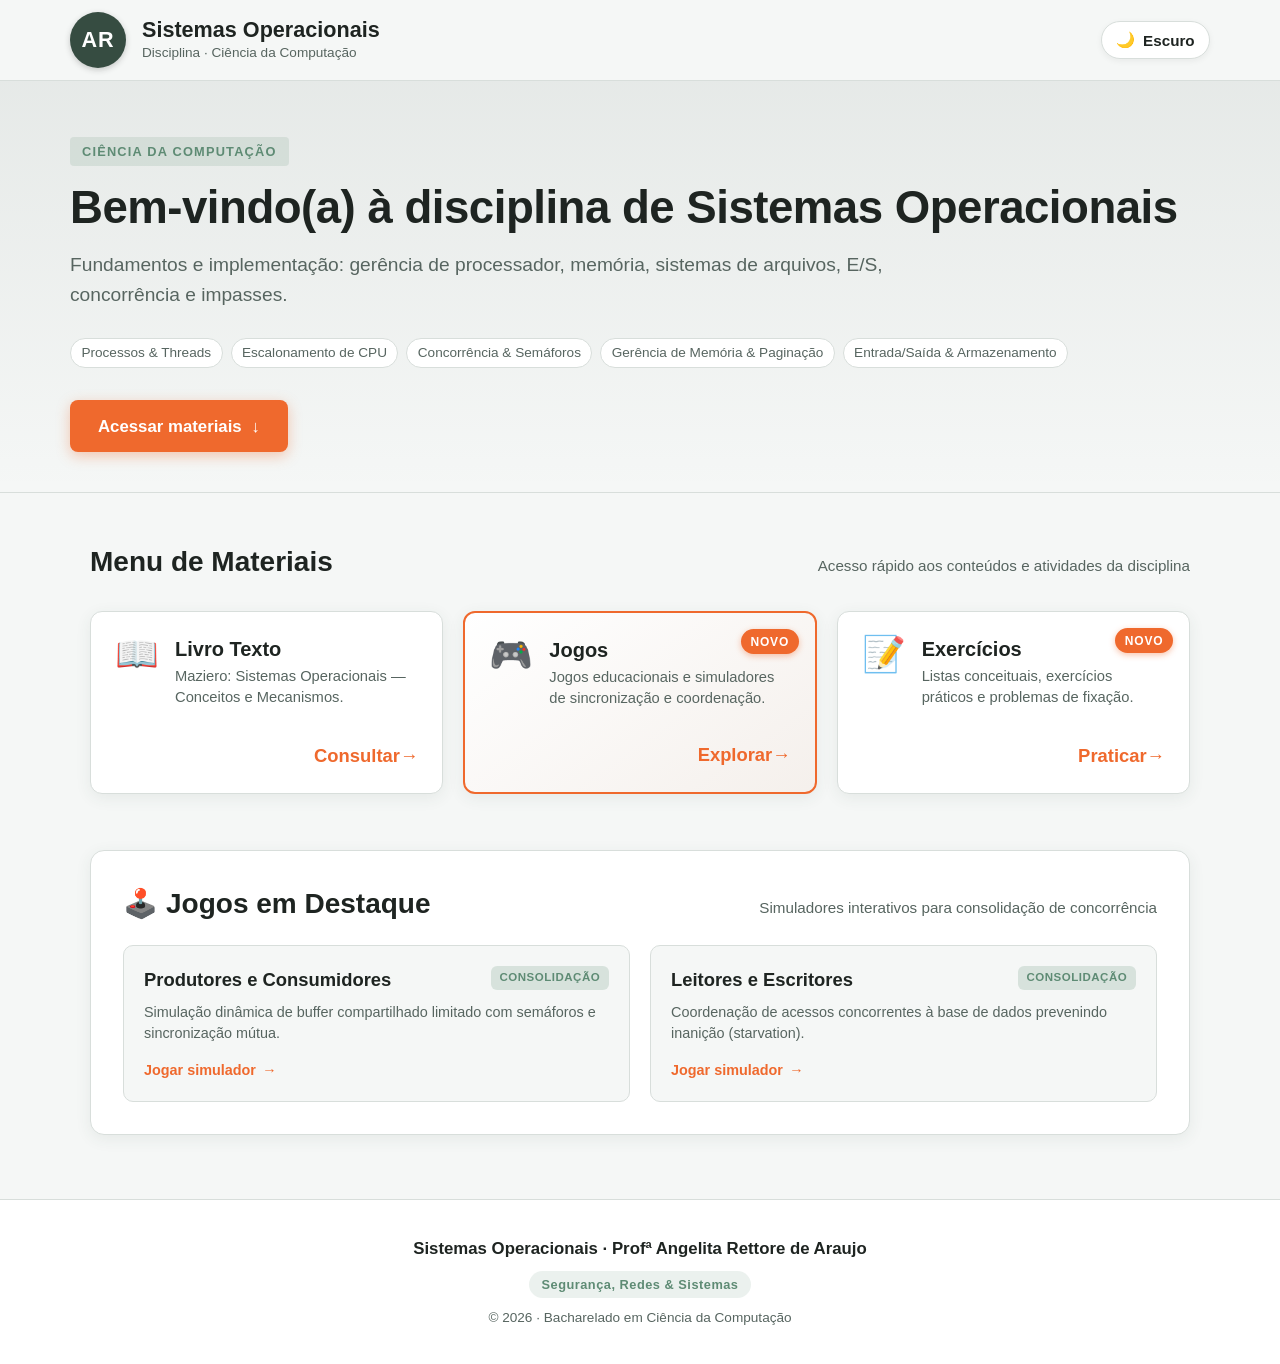
<file: index.html>
<!DOCTYPE html>
<html lang="pt-BR" data-theme="light"><head>
<meta http-equiv="content-type" content="text/html; charset=UTF-8">
  <meta charset="UTF-8">
  <meta name="viewport" content="width=device-width, initial-scale=1.0">
  <title>Sistemas Operacionais — Página Inicial</title>
  
  <!-- Basecoat CSS CDN -->
  <link rel="stylesheet" href="css/basecoat.css">
  <link rel="stylesheet" href="css/styles.css">
</head>
<body cz-shortcut-listen="true">
  <!-- Accessible Skip Link -->
  <a href="#materiais" class="skip-link">Pular para o menu de materiais</a>

  <!-- Fixed Header -->
  <header class="site-header" role="banner">
    <div class="header-inner">
      <div class="branding" aria-label="Página Inicial de Sistemas Operacionais">
        <!-- Logo Image with Fallback -->
        <img id="prof-logo" src="index_files/logotipo.png" alt="Logotipo da Professora Angelita Rettore" class="brand-logo-img" onerror="handleLogoError(this)" style="display: none;">
        <div id="prof-logo-fallback" class="brand-logo-fallback" aria-hidden="true" style="display: inline-flex;">
          AR
        </div>
        
        <div class="brand-text">
          <h1>Sistemas Operacionais</h1>
          <p>Disciplina · Ciência da Computação</p>
        </div>
      </div>

      <!-- Theme Switch Button -->
      <button type="button" id="theme-toggle" class="theme-toggle-btn" aria-label="Ativar tema escuro" title="Mudar para o tema escuro">
        <span id="theme-icon" aria-hidden="true">🌙</span>
        <span id="theme-label">Escuro</span>
      </button>
    </div>
  </header>

  <main id="conteudo-principal">
    <!-- Hero Section -->
    <section class="hero-section" aria-labelledby="hero-heading">
      <div class="hero-container">
        <span class="hero-tag">Ciência da Computação</span>
        <h2 id="hero-heading" class="hero-title">Bem-vindo(a) à disciplina de Sistemas Operacionais</h2>
        <p class="hero-desc">
          Fundamentos e implementação: gerência de processador, memória, sistemas de arquivos, E/S, concorrência e impasses.
        </p>

        <div class="hero-topics" aria-label="Tópicos da disciplina">
          <span class="topic-pill">Processos &amp; Threads</span>
          <span class="topic-pill">Escalonamento de CPU</span>
          <span class="topic-pill">Concorrência &amp; Semáforos</span>
          <span class="topic-pill">Gerência de Memória &amp; Paginação</span>
          <span class="topic-pill">Entrada/Saída &amp; Armazenamento</span>
        </div>

        <a href="#materiais" class="btn-hero-action">
          <span>Acessar materiais</span>
          <span aria-hidden="true">↓</span>
        </a>
      </div>
    </section>

    <!-- Main Content: Materials & Featured Games -->
    <div class="main-content">
      <!-- Menu de Materiais -->
      <section id="materiais" aria-labelledby="materiais-heading">
        <div class="section-header">
          <h2 id="materiais-heading" class="section-title">
            <span>Menu de Materiais</span>
          </h2>
          <p class="section-subtitle">Acesso rápido aos conteúdos e atividades da disciplina</p>
        </div>

        <div class="cards-grid" role="list">
          <!-- Card 1: Aulas e Materiais -->
          <!-- <a href="#aulas" class="material-card" role="listitem">
            <div>
              <div class="card-top">
                <span class="card-icon" aria-hidden="true">📚</span>
                <div class="card-title-group">
                  <h3 class="card-title">Aulas e Materiais</h3>
                  <p class="card-desc">Notas de aula, slides de apresentação e textos de apoio.</p>
                </div>
              </div>
            </div>
            <div class="card-footer" aria-hidden="true">
              <span>Acessar</span> →
            </div>
          </a> -->

          <!-- Card 3: Livro Texto -->
          <a href="https://wiki.inf.ufpr.br/maziero/lib/exe/fetch.php?media=socm:socm-livro.pdf" class="material-card" role="listitem">
            <div>
              <div class="card-top">
                <span class="card-icon" aria-hidden="true">📖</span>
                <div class="card-title-group">
                  <h3 class="card-title">Livro Texto</h3>
                  <p class="card-desc">Maziero: Sistemas Operacionais — Conceitos e Mecanismos.</p>
                </div>
              </div>
            </div>
            <div class="card-footer" aria-hidden="true">
              <span>Consultar</span> →
            </div>
          </a>

          <!-- Card 2: Jogos (DESTAQUE) -->
          <a href="jogos/index.html" class="material-card featured" role="listitem">
            <span class="card-badge-novo">Novo</span>
            <div>
              <div class="card-top">
                <span class="card-icon" aria-hidden="true">🎮</span>
                <div class="card-title-group">
                  <h3 class="card-title">Jogos</h3>
                  <p class="card-desc">Jogos educacionais e simuladores de sincronização e coordenação.</p>
                </div>
              </div>
            </div>
            <div class="card-footer" aria-hidden="true">
              <span>Explorar</span> →
            </div>
          </a>

          <!-- Card 3: Livro Texto -->
          <!-- <a href="https://wiki.inf.ufpr.br/maziero/lib/exe/fetch.php?media=socm:socm-livro.pdf" class="material-card" role="listitem">
            <div>
              <div class="card-top">
                <span class="card-icon" aria-hidden="true">📖</span>
                <div class="card-title-group">
                  <h3 class="card-title">Livro Texto</h3>
                  <p class="card-desc">Maziero: Sistemas Operacionais — Conceitos e Mecanismos.</p>
                </div>
              </div>
            </div>
            <div class="card-footer" aria-hidden="true">
              <span>Consultar</span> →
            </div>
          </a> -->

          <!-- Card 4: Exercícios -->
          <a href="atividades.html" class="material-card" role="listitem">
            <span class="card-badge-novo">Novo</span>
            <div>
              <div class="card-top">
                <span class="card-icon" aria-hidden="true">📝</span>
                <div class="card-title-group">
                  <h3 class="card-title">Exercícios</h3>
                  <p class="card-desc">Listas conceituais, exercícios práticos e problemas de fixação.</p>
                </div>
              </div>
            </div>
          </span>
            <div class="card-footer" aria-hidden="true">
              <span>Praticar</span> →
            </div>
          </a>

          <!-- Card 5: Avaliações -->
          <!-- <a href="#avaliacoes" class="material-card" role="listitem">
            <div>
              <div class="card-top">
                <span class="card-icon" aria-hidden="true">📋</span>
                <div class="card-title-group">
                  <h3 class="card-title">Avaliações</h3>
                  <p class="card-desc">Orientações de provas, datas, rubricas e critérios de notas.</p>
                </div>
              </div>
            </div>
            <div class="card-footer" aria-hidden="true">
              <span>Ver critérios</span> →
            </div>
          </a> -->

          <!-- Card 6: Portfólio -->
          <!-- <a href="#portfolio" class="material-card" role="listitem">
            <div>
              <div class="card-top">
                <span class="card-icon" aria-hidden="true">🎒</span>
                <div class="card-title-group">
                  <h3 class="card-title">Portfólio</h3>
                  <p class="card-desc">Atividades e relatórios de desenvolvimento do portfólio discente.</p>
                </div>
              </div>
            </div>
            <div class="card-footer" aria-hidden="true">
              <span>Acompanhar</span> →
            </div>
          </a>
        </div> -->
      </section>

      <!-- Jogos em Destaque -->
      <section class="featured-games-box" aria-labelledby="jogos-destaque-heading">
        <div class="section-header" style="margin-bottom: 0.5rem;">
          <h2 id="jogos-destaque-heading" class="section-title">
            <span aria-hidden="true">🕹️</span>
            <span>Jogos em Destaque</span>
          </h2>
          <p class="section-subtitle">Simuladores interativos para consolidação de concorrência</p>
        </div>

        <div class="games-list">
          <!-- Game 1 -->
          <a href="jogos/produtores-consumidores.html" class="game-item-card">
            <div>
              <div class="game-header">
                <h3 class="game-name">Produtores e Consumidores</h3>
                <span class="game-badge">Consolidação</span>
              </div>
              <p class="game-description" style="margin-top: 0.5rem;">
                Simulação dinâmica de buffer compartilhado limitado com semáforos e sincronização mútua.
              </p>
            </div>
            <div class="game-action">
              <span>Jogar simulador</span>
              <span aria-hidden="true">→</span>
            </div>
          </a>

          <!-- Game 2 -->
          <a href="jogos/leitores-escritores.html" class="game-item-card">
            <div>
              <div class="game-header">
                <h3 class="game-name">Leitores e Escritores</h3>
                <span class="game-badge">Consolidação</span>
              </div>
              <p class="game-description" style="margin-top: 0.5rem;">
                Coordenação de acessos concorrentes à base de dados prevenindo inanição (starvation).
              </p>
            </div>
            <div class="game-action">
              <span>Jogar simulador</span>
              <span aria-hidden="true">→</span>
            </div>
          </a>
        </div>
      </section>
    </div>
  </main>

  <!-- Footer -->
  <footer class="site-footer" role="contentinfo">
    <div class="footer-container">
      <p class="footer-brand">Sistemas Operacionais · Profª Angelita Rettore de Araujo</p>
      <p class="footer-pill">Segurança, Redes &amp; Sistemas</p>
      <p class="footer-year">© 2026 · Bacharelado em Ciência da Computação</p>
    </div>
  </footer>

  <script>
    /* Fallback image handling */
    function handleLogoError(img) {
      img.style.display = 'none';
      const fallback = document.getElementById('prof-logo-fallback');
      if (fallback) {
        fallback.style.display = 'inline-flex';
      }
    }

    /* Theme Management */
    (function initTheme() {
      const STORAGE_KEY = 'so-theme';
      const rootHtml = document.documentElement;
      const themeToggleBtn = document.getElementById('theme-toggle');
      const themeIcon = document.getElementById('theme-icon');
      const themeLabel = document.getElementById('theme-label');

      function getPreferredTheme() {
        const savedTheme = localStorage.getItem(STORAGE_KEY);
        if (savedTheme === 'light' || savedTheme === 'dark') {
          return savedTheme;
        }
        if (window.matchMedia && window.matchMedia('(prefers-color-scheme: dark)').matches) {
          return 'dark';
        }
        return 'light';
      }

      function applyTheme(theme) {
        if (theme === 'dark') {
          rootHtml.classList.add('dark');
          rootHtml.setAttribute('data-theme', 'dark');
          if (themeIcon) themeIcon.textContent = '☀️';
          if (themeLabel) themeLabel.textContent = 'Claro';
          if (themeToggleBtn) {
            themeToggleBtn.setAttribute('title', 'Mudar para o tema claro');
            themeToggleBtn.setAttribute('aria-label', 'Ativar tema claro');
          }
        } else {
          rootHtml.classList.remove('dark');
          rootHtml.setAttribute('data-theme', 'light');
          if (themeIcon) themeIcon.textContent = '🌙';
          if (themeLabel) themeLabel.textContent = 'Escuro';
          if (themeToggleBtn) {
            themeToggleBtn.setAttribute('title', 'Mudar para o tema escuro');
            themeToggleBtn.setAttribute('aria-label', 'Ativar tema escuro');
          }
        }
        localStorage.setItem(STORAGE_KEY, theme);
      }

      // Initial apply
      const initialTheme = getPreferredTheme();
      applyTheme(initialTheme);

      // Toggle listener
      if (themeToggleBtn) {
        themeToggleBtn.addEventListener('click', function() {
          const currentTheme = rootHtml.getAttribute('data-theme') === 'dark' ? 'dark' : 'light';
          const newTheme = currentTheme === 'dark' ? 'light' : 'dark';
          applyTheme(newTheme);
        });
      }

      // Listen to OS level changes if user hasn't explicitly set preference
      if (window.matchMedia) {
        window.matchMedia('(prefers-color-scheme: dark)').addEventListener('change', function(e) {
          if (!localStorage.getItem(STORAGE_KEY)) {
            applyTheme(e.matches ? 'dark' : 'light');
          }
        });
      }
    })();
  </script>
<script>
/* Skip artifact shell — fixed helpers served beside every artifact. */
(function () {
  "use strict";

  var fmt = {
    num: function (v, opts) { return new Intl.NumberFormat("pt-BR", opts || {}).format(v); },
    brl: function (v) { return new Intl.NumberFormat("pt-BR", { style: "currency", currency: "BRL" }).format(v); },
    pct: function (v) { return new Intl.NumberFormat("pt-BR", { style: "percent", maximumFractionDigits: 1 }).format(v); }
  };

  // axisFmt keeps axis tick labels short (compact notation) so long values
  // (e.g. full BRL amounts) never clip against the plot edge.
  function axisFmt(v) {
    return fmt.num(v, { notation: "compact", maximumFractionDigits: 1 });
  }

  // format accepts a function OR one of the fmt names ("num" | "brl" | "pct").
  function coerceFormat(spec) {
    if (typeof spec === "function") return spec;
    if (typeof spec === "string" && fmt[spec]) return fmt[spec];
    return function (v) { return fmt.num(v); };
  }

  function accent() {
    return getComputedStyle(document.documentElement).getPropertyValue("--accent").trim() || "#2563eb";
  }
  function mutedColor() {
    return getComputedStyle(document.documentElement).getPropertyValue("--text-muted").trim() || "#5b6472";
  }
  function svgEl(tag, attrs) {
    var el = document.createElementNS("http://www.w3.org/2000/svg", tag);
    for (var k in attrs) el.setAttribute(k, attrs[k]);
    return el;
  }
  function frame(el, w, h) {
    var svg = svgEl("svg", { viewBox: "0 0 " + w + " " + h, role: "img" });
    el.innerHTML = "";
    el.appendChild(svg);
    return svg;
  }

  // maxOf guards the axis scale: empty values would give -Infinity (truthy,
  // so "|| 1" can't catch it) and a non-positive max would flip the chart.
  function maxOf(values) {
    var m = values.length ? Math.max.apply(null, values) : 0;
    return m > 0 ? m : 1;
  }

  // bar(el, {labels:[], values:[], color?, format?}) — vertical bar chart.
  function bar(el, cfg) {
    var W = 640, H = 280, padL = 46, padB = 30, padT = 12;
    var svg = frame(el, W, H);
    var max = maxOf(cfg.values);
    var n = cfg.values.length;
    var plotW = W - padL - 12, plotH = H - padT - padB;
    var step = plotW / n, bw = Math.min(step * 0.62, 64);
    var color = cfg.color || accent();
    var f = coerceFormat(cfg.format);
    for (var g = 0; g <= 4; g++) {
      var gy = padT + plotH - (plotH * g) / 4;
      svg.appendChild(svgEl("line", { x1: padL, y1: gy, x2: W - 12, y2: gy, stroke: "currentColor", "stroke-opacity": 0.08 }));
      var lbl = svgEl("text", { x: padL - 8, y: gy + 4, "text-anchor": "end", "font-size": 10, fill: mutedColor() });
      lbl.textContent = axisFmt((max * g) / 4);
      svg.appendChild(lbl);
    }
    cfg.values.forEach(function (v, i) {
      var bh = Math.max(0, (v / max) * plotH);
      var x = padL + i * step + (step - bw) / 2;
      var y = padT + plotH - bh;
      var r = svgEl("rect", { x: x, y: y, width: bw, height: bh, rx: 4, fill: color });
      var t = svgEl("title", {});
      t.textContent = cfg.labels[i] + ": " + f(v);
      r.appendChild(t);
      svg.appendChild(r);
      var tx = svgEl("text", { x: x + bw / 2, y: H - 10, "text-anchor": "middle", "font-size": 11, fill: mutedColor() });
      tx.textContent = cfg.labels[i];
      svg.appendChild(tx);
    });
  }

  // line(el, {labels:[], values:[], color?, format?}) — single-series line.
  function line(el, cfg) {
    var W = 640, H = 280, padL = 46, padB = 30, padT = 12;
    var svg = frame(el, W, H);
    var max = maxOf(cfg.values);
    var n = cfg.values.length;
    var plotW = W - padL - 16, plotH = H - padT - padB;
    var color = cfg.color || accent();
    var f = coerceFormat(cfg.format);
    for (var g = 0; g <= 4; g++) {
      var gy = padT + plotH - (plotH * g) / 4;
      svg.appendChild(svgEl("line", { x1: padL, y1: gy, x2: W - 16, y2: gy, stroke: "currentColor", "stroke-opacity": 0.08 }));
      var lbl = svgEl("text", { x: padL - 8, y: gy + 4, "text-anchor": "end", "font-size": 10, fill: mutedColor() });
      lbl.textContent = axisFmt((max * g) / 4);
      svg.appendChild(lbl);
    }
    var pts = cfg.values.map(function (v, i) {
      var x = padL + (n === 1 ? plotW / 2 : (plotW * i) / (n - 1));
      var y = padT + plotH - (v / max) * plotH;
      return [x, y];
    });
    var d = pts.map(function (p, i) { return (i ? "L" : "M") + p[0].toFixed(1) + " " + p[1].toFixed(1); }).join(" ");
    svg.appendChild(svgEl("path", { d: d, fill: "none", stroke: color, "stroke-width": 2, "stroke-linejoin": "round" }));
    pts.forEach(function (p, i) {
      var c = svgEl("circle", { cx: p[0], cy: p[1], r: 3.5, fill: color });
      var t = svgEl("title", {});
      t.textContent = cfg.labels[i] + ": " + f(cfg.values[i]);
      c.appendChild(t);
      svg.appendChild(c);
      var tx = svgEl("text", { x: p[0], y: H - 10, "text-anchor": "middle", "font-size": 11, fill: mutedColor() });
      tx.textContent = cfg.labels[i];
      svg.appendChild(tx);
    });
  }

  // donut(el, {labels:[], values:[], colors?}) — donut with center total.
  function donut(el, cfg) {
    var W = 320, H = 280, cx = W / 2, cy = H / 2, R = 92, r = 58;
    var svg = frame(el, W, H);
    var total = cfg.values.reduce(function (a, b) { return a + b; }, 0) || 1;
    var palette = cfg.colors || [accent(), "#1baf7a", "#eda100", "#e34948", "#4a3aa7", "#e87ba4"];
    var a0 = -Math.PI / 2;
    cfg.values.forEach(function (v, i) {
      var a1 = a0 + (v / total) * Math.PI * 2;
      var large = a1 - a0 > Math.PI ? 1 : 0;
      var p = ["M", cx + R * Math.cos(a0), cy + R * Math.sin(a0),
        "A", R, R, 0, large, 1, cx + R * Math.cos(a1), cy + R * Math.sin(a1),
        "L", cx + r * Math.cos(a1), cy + r * Math.sin(a1),
        "A", r, r, 0, large, 0, cx + r * Math.cos(a0), cy + r * Math.sin(a0), "Z"].join(" ");
      var path = svgEl("path", { d: p, fill: palette[i % palette.length] });
      var t = svgEl("title", {});
      t.textContent = cfg.labels[i] + ": " + fmt.num(v) + " (" + fmt.pct(v / total) + ")";
      path.appendChild(t);
      svg.appendChild(path);
      a0 = a1;
    });
    var center = svgEl("text", { x: cx, y: cy + 5, "text-anchor": "middle", "font-size": 20, "font-weight": 650, fill: "currentColor" });
    center.textContent = fmt.num(total);
    svg.appendChild(center);
  }

  window.skipShell = { fmt: fmt };
  window.skipChart = { bar: bar, line: line, donut: donut };
})();

</script>


</body></html>
</file>
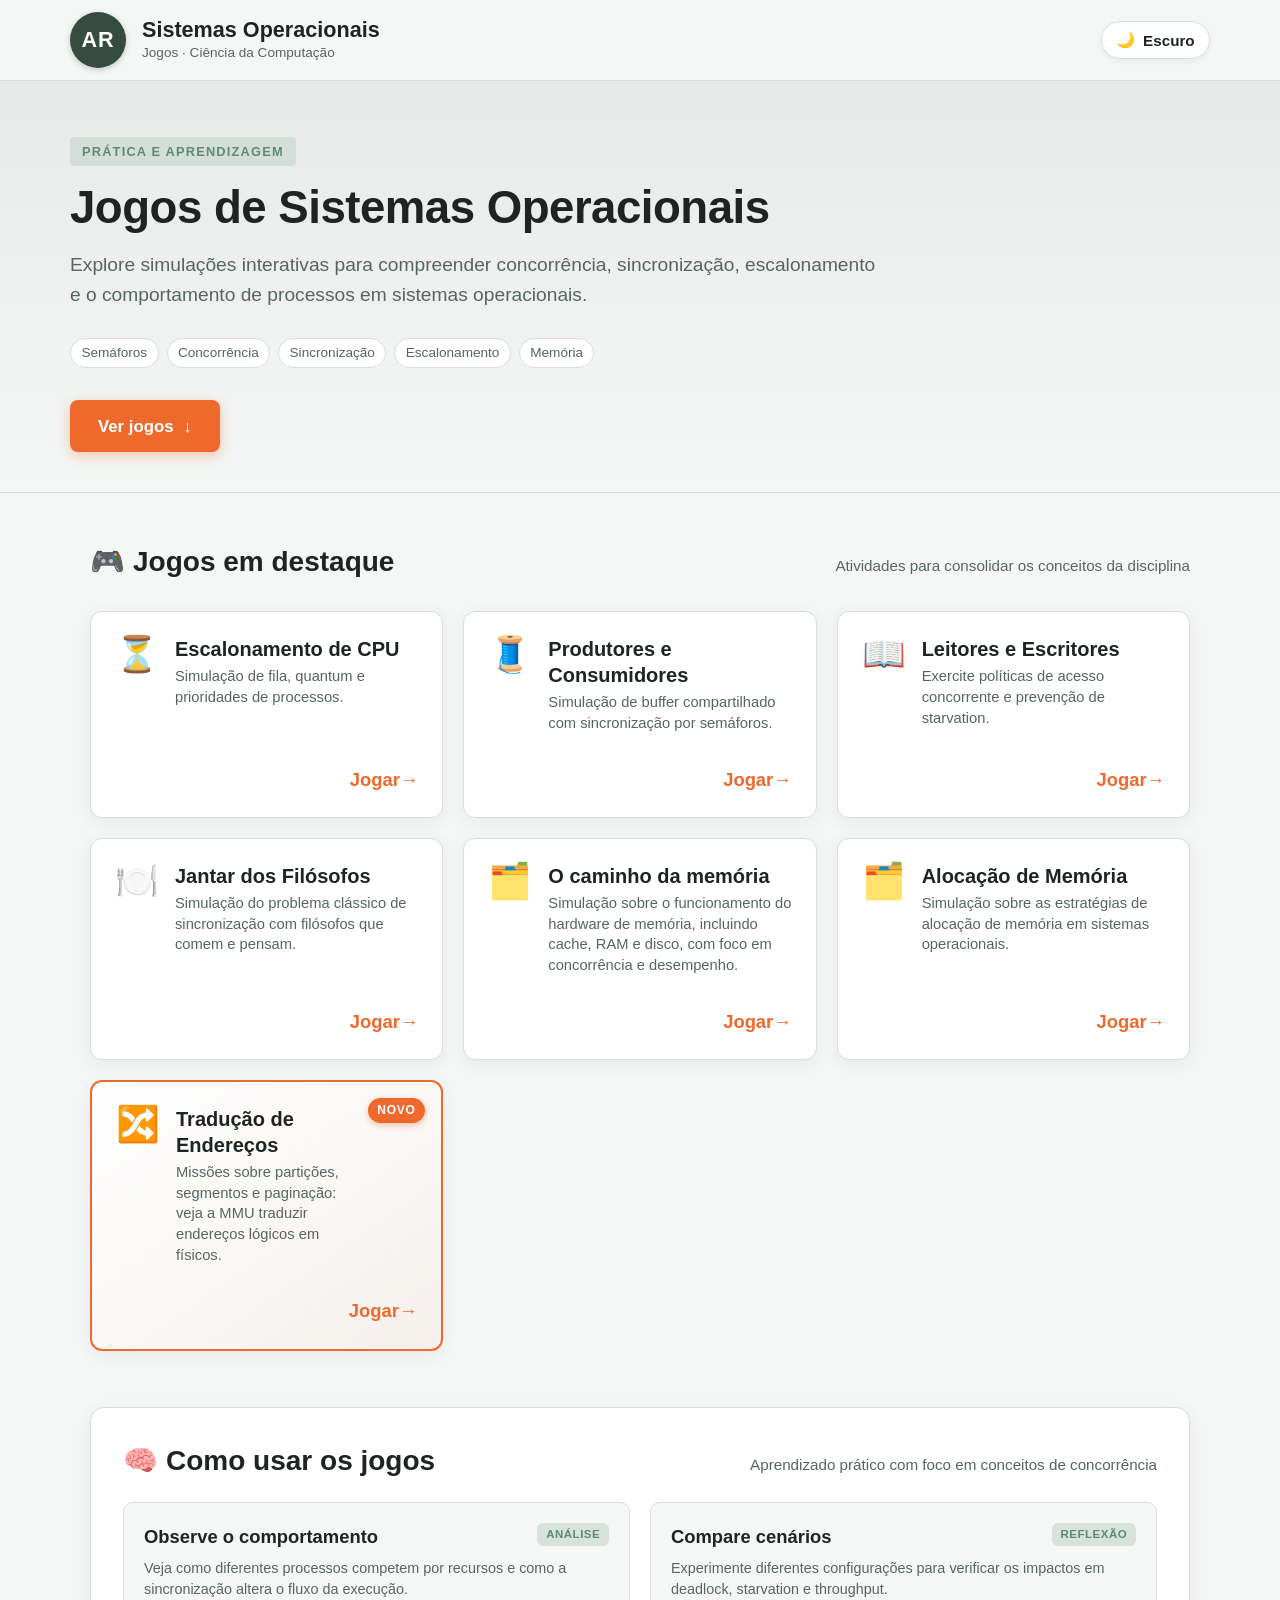
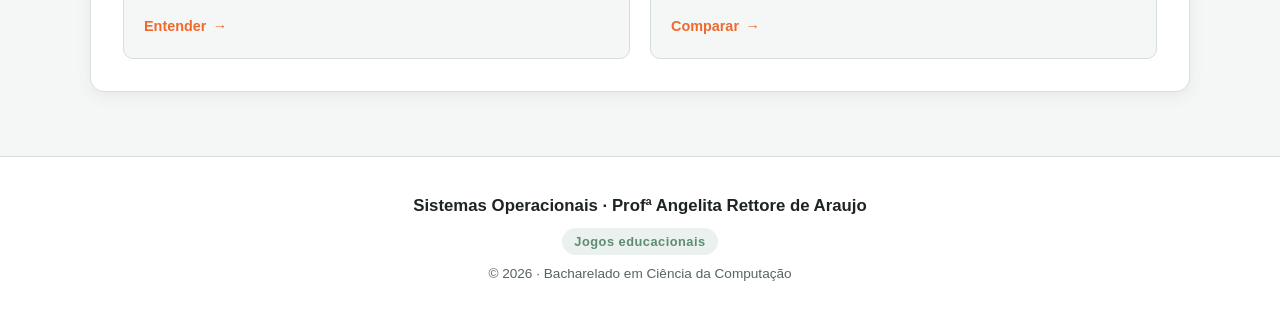
<file: jogos/index.html>
<!DOCTYPE html>
<html lang="pt-BR" data-theme="light">
  <head>
    <meta charset="UTF-8" />
    <meta name="viewport" content="width=device-width, initial-scale=1.0" />
    <title>Jogos — Sistemas Operacionais</title>
    <link rel="stylesheet" href="../css/basecoat.css" />
    <link rel="stylesheet" href="../css/styles.css" />
  </head>
  <body>
    <a href="#jogos" class="skip-link">Pular para os jogos</a>

    <header class="site-header" role="banner">
      <div class="header-inner">
        <a class="branding" href="../index.html" aria-label="Voltar para a página inicial">
          <img
            id="prof-logo"
            src="../index_files/logotipo.png"
            alt="Logotipo da Professora Angelita Rettore"
            class="brand-logo-img"
            onerror="handleLogoError(this)"
            style="display: none;"
          />
          <div id="prof-logo-fallback" class="brand-logo-fallback" aria-hidden="true" style="display: inline-flex;">
            AR
          </div>

          <div class="brand-text">
            <h1>Sistemas Operacionais</h1>
            <p>Jogos · Ciência da Computação</p>
          </div>
        </a>

        <button
          type="button"
          id="theme-toggle"
          class="theme-toggle-btn"
          aria-label="Ativar tema escuro"
          title="Mudar para o tema escuro"
        >
          <span id="theme-icon" aria-hidden="true">🌙</span>
          <span id="theme-label">Escuro</span>
        </button>
      </div>
    </header>

    <main id="conteudo-principal">
      <section class="hero-section" aria-labelledby="hero-heading">
        <div class="hero-container">
          <span class="hero-tag">Prática e aprendizagem</span>
          <h2 id="hero-heading" class="hero-title">Jogos de Sistemas Operacionais</h2>
          <p class="hero-desc">
            Explore simulações interativas para compreender concorrência, sincronização,
            escalonamento e o comportamento de processos em sistemas operacionais.
          </p>

          <div class="hero-topics" aria-label="Tópicos dos jogos">
            <span class="topic-pill">Semáforos</span>
            <span class="topic-pill">Concorrência</span>
            <span class="topic-pill">Sincronização</span>
            <span class="topic-pill">Escalonamento</span>
            <span class="topic-pill">Memória</span>
          </div>

          <a href="#jogos" class="btn-hero-action">
            <span>Ver jogos</span>
            <span aria-hidden="true">↓</span>
          </a>
        </div>
      </section>

      <div class="main-content">
        <section id="jogos" aria-labelledby="jogos-heading">
          <div class="section-header">
            <h2 id="jogos-heading" class="section-title">
              <span aria-hidden="true">🎮</span>
              <span>Jogos em destaque</span>
            </h2>
            <p class="section-subtitle">Atividades para consolidar os conceitos da disciplina</p>
          </div>
          <!-- Escalonamento -->
          <div class="cards-grid" role="list">
            <a href="escalonamento.html" class="material-card" role="listitem">
              <div>
                <div class="card-top">
                  <span class="card-icon" aria-hidden="true">⏳</span>
                  <div class="card-title-group">
                    <h3 class="card-title">Escalonamento de CPU</h3>
                    <p class="card-desc">
                      Simulação de fila, quantum e prioridades de processos.
                    </p>
                  </div>
                </div>
              </div>
              <div class="card-footer" aria-hidden="true">
                <span>Jogar</span> →
              </div>
            </a>     
            <!-- Produtores e Consumidores -->
            <a href="produtores-consumidores.html" class="material-card" role="listitem">
              <div>
                <div class="card-top">
                  <span class="card-icon" aria-hidden="true">🧵</span>
                  <div class="card-title-group">
                    <h3 class="card-title">Produtores e Consumidores</h3>
                    <p class="card-desc">
                      Simulação de buffer compartilhado com sincronização por semáforos.
                    </p>
                  </div>
                </div>
              </div>
              <div class="card-footer" aria-hidden="true">
                <span>Jogar</span> →
              </div>
            </a>
            <!-- Leitores e Escritores  -->
            <a href="leitores-escritores.html" class="material-card" role="listitem">
              <div>
                <div class="card-top">
                  <span class="card-icon" aria-hidden="true">📖</span>
                  <div class="card-title-group">
                    <h3 class="card-title">Leitores e Escritores</h3>
                    <p class="card-desc">
                      Exercite políticas de acesso concorrente e prevenção de starvation.
                    </p>
                  </div>
                </div>
              </div>
              <div class="card-footer" aria-hidden="true">
                <span>Jogar</span> →
              </div>
            </a>
            
            <!-- Jantar dos Filósofos -->
              <a href="filosofos.html" class="material-card" role="listitem">
              <div>
                <div class="card-top">
                  <span class="card-icon" aria-hidden="true">🍽️</span>
                  <div class="card-title-group">
                    <h3 class="card-title">Jantar dos Filósofos</h3>
                    <p class="card-desc">
                      Simulação do problema clássico de sincronização com filósofos que comem e pensam.
                    </p>
                  </div>
                </div>
              </div>
              <div class="card-footer" aria-hidden="true">
                <span>Jogar</span> →
              </div>
            </a>

            

            <!-- O caminho da memória -->
              <a href="caminho-da-memoria.html" class="material-card" role="listitem">
              <div>
                <div class="card-top">
                  <span class="card-icon" aria-hidden="true">🗂️</span>
                  <div class="card-title-group">
                    <h3 class="card-title">O caminho da memória</h3>
                    <p class="card-desc">
                      Simulação sobre o funcionamento do hardware de memória, incluindo cache, RAM e disco, com foco em concorrência e desempenho.
                    </p>
                  </div>
                </div>
              </div>
              <div class="card-footer" aria-hidden="true">
                <span>Jogar</span> →
              </div>
            </a>
            <!-- Alocação de Memória -->
              <a href="alocacao_memoria.html" class="material-card" role="listitem">
              <div>
                <div class="card-top">
                  <span class="card-icon" aria-hidden="true">🗂️</span>
                  <div class="card-title-group">
                    <h3 class="card-title">Alocação de Memória</h3>
                    <p class="card-desc">
                      Simulação sobre as estratégias de alocação de memória em sistemas operacionais.
                    </p>
                  </div>
                </div>
              </div>
              <div class="card-footer" aria-hidden="true">
                <span>Jogar</span> →
              </div>
            </a>
            <!-- Tradução de Endereços -->
              <a href="traducao-enderecos.html" class="material-card featured" role="listitem">
               <span class="card-badge-novo">Novo</span>
              <div>
                <div class="card-top">
                  <span class="card-icon" aria-hidden="true">🔀</span>
                  <div class="card-title-group" style="padding-right: 4.5rem;">
                    <h3 class="card-title">Tradução de Endereços</h3>
                    <p class="card-desc">
                      Missões sobre partições, segmentos e paginação: veja a MMU traduzir endereços lógicos em físicos.
                    </p>
                  </div>
                </div>
              </div>
              <div class="card-footer" aria-hidden="true">
                <span>Jogar</span> →
              </div>
            </a>
          </div>
        </section>

        <section class="featured-games-box" aria-labelledby="como-usar-heading">
          <div class="section-header" style="margin-bottom: 0.5rem;">
            <h2 id="como-usar-heading" class="section-title">
              <span aria-hidden="true">🧠</span>
              <span>Como usar os jogos</span>
            </h2>
            <p class="section-subtitle">Aprendizado prático com foco em conceitos de concorrência</p>
          </div>

          <div class="games-list">
            <article class="game-item-card">
              <div>
                <div class="game-header">
                  <h3 class="game-name">Observe o comportamento</h3>
                  <span class="game-badge">Análise</span>
                </div>
                <p class="game-description" style="margin-top: 0.5rem;">
                  Veja como diferentes processos competem por recursos e como a sincronização altera o fluxo da execução.
                </p>
              </div>
              <div class="game-action">
                <span>Entender</span>
                <span aria-hidden="true">→</span>
              </div>
            </article>

            <article class="game-item-card">
              <div>
                <div class="game-header">
                  <h3 class="game-name">Compare cenários</h3>
                  <span class="game-badge">Reflexão</span>
                </div>
                <p class="game-description" style="margin-top: 0.5rem;">
                  Experimente diferentes configurações para verificar os impactos em deadlock, starvation e throughput.
                </p>
              </div>
              <div class="game-action">
                <span>Comparar</span>
                <span aria-hidden="true">→</span>
              </div>
            </article>
          </div>
        </section>
      </div>
    </main>

    <footer class="site-footer" role="contentinfo">
      <div class="footer-container">
        <p class="footer-brand">Sistemas Operacionais · Profª Angelita Rettore de Araujo</p>
        <p class="footer-pill">Jogos educacionais</p>
        <p class="footer-year">© 2026 · Bacharelado em Ciência da Computação</p>
      </div>
    </footer>

    <script>
      function handleLogoError(img) {
        img.style.display = 'none';
        const fallback = document.getElementById('prof-logo-fallback');
        if (fallback) {
          fallback.style.display = 'inline-flex';
        }
      }

      (function initTheme() {
        const STORAGE_KEY = 'so-theme';
        const rootHtml = document.documentElement;
        const themeToggleBtn = document.getElementById('theme-toggle');
        const themeIcon = document.getElementById('theme-icon');
        const themeLabel = document.getElementById('theme-label');

        function getPreferredTheme() {
          const savedTheme = localStorage.getItem(STORAGE_KEY);
          if (savedTheme === 'light' || savedTheme === 'dark') {
            return savedTheme;
          }
          if (window.matchMedia && window.matchMedia('(prefers-color-scheme: dark)').matches) {
            return 'dark';
          }
          return 'light';
        }

        function applyTheme(theme) {
          if (theme === 'dark') {
            rootHtml.classList.add('dark');
            rootHtml.setAttribute('data-theme', 'dark');
            if (themeIcon) themeIcon.textContent = '☀️';
            if (themeLabel) themeLabel.textContent = 'Claro';
            if (themeToggleBtn) {
              themeToggleBtn.setAttribute('title', 'Mudar para o tema claro');
              themeToggleBtn.setAttribute('aria-label', 'Ativar tema claro');
            }
          } else {
            rootHtml.classList.remove('dark');
            rootHtml.setAttribute('data-theme', 'light');
            if (themeIcon) themeIcon.textContent = '🌙';
            if (themeLabel) themeLabel.textContent = 'Escuro';
            if (themeToggleBtn) {
              themeToggleBtn.setAttribute('title', 'Mudar para o tema escuro');
              themeToggleBtn.setAttribute('aria-label', 'Ativar tema escuro');
            }
          }
          localStorage.setItem(STORAGE_KEY, theme);
        }

        const initialTheme = getPreferredTheme();
        applyTheme(initialTheme);

        if (themeToggleBtn) {
          themeToggleBtn.addEventListener('click', function () {
            const currentTheme = rootHtml.getAttribute('data-theme') === 'dark' ? 'dark' : 'light';
            const newTheme = currentTheme === 'dark' ? 'light' : 'dark';
            applyTheme(newTheme);
          });
        }

        if (window.matchMedia) {
          window.matchMedia('(prefers-color-scheme: dark)').addEventListener('change', function (e) {
            if (!localStorage.getItem(STORAGE_KEY)) {
              applyTheme(e.matches ? 'dark' : 'light');
            }
          });
        }
      })();
    </script>
  </body>
</html>
</file>
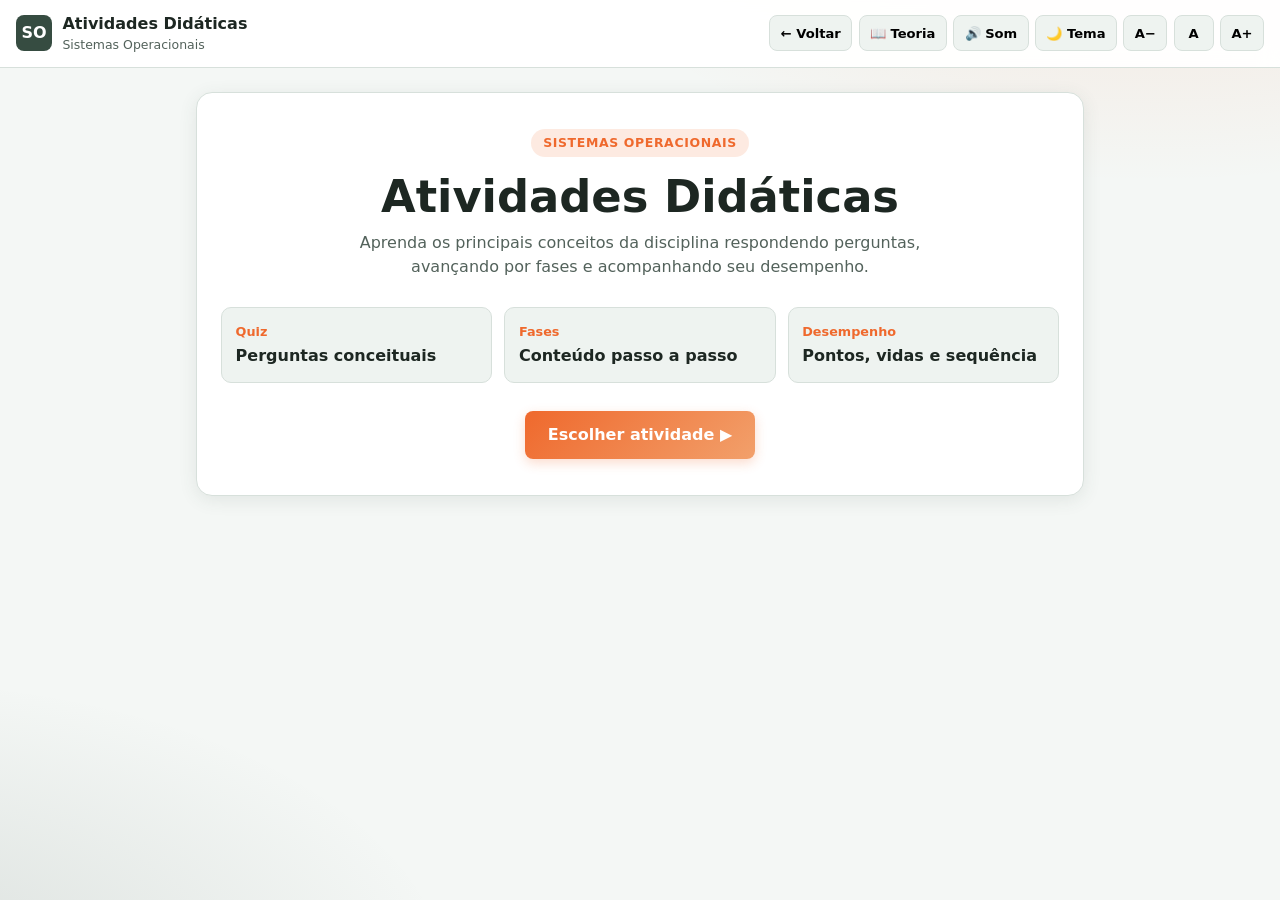
<file: atividades.html>
<!DOCTYPE html>
<html lang="pt-BR">
<head>
  <meta charset="UTF-8">
  <meta name="viewport" content="width=device-width, initial-scale=1.0">
  <title>Atividades Didáticas</title>
  <link rel="stylesheet" href="css/game2.css">
</head>
<body>
  <header class="top-bar">
    <a class="brand-link" href="index.html" aria-label="Voltar para Sistemas Operacionais">
      <span class="brand-icon" aria-hidden="true">SO</span>
      <span class="brand-copy">
        <strong id="header-game-title">Atividades Didáticas</strong>
        <small>Sistemas Operacionais</small>
      </span>
    </a>
    <div class="controls-group" aria-label="Controles da página">
      <button id="back-btn" class="control-btn" type="button" aria-label="Voltar para a página inicial">← Voltar</button>
      <button id="theory-btn" class="control-btn" type="button" aria-label="Abrir teoria">📖 Teoria</button>
      <button id="sound-btn" class="control-btn" type="button" aria-label="Alternar som">🔊 Som</button>
      <button id="theme-btn" class="control-btn" type="button" aria-label="Alternar tema">🌙 Tema</button>
      <button id="font-down-btn" class="control-btn font-control" type="button" aria-label="Diminuir fonte">A−</button>
      <button id="font-reset-btn" class="control-btn font-control" type="button" aria-label="Restaurar fonte">A</button>
      <button id="font-up-btn" class="control-btn font-control" type="button" aria-label="Aumentar fonte">A+</button>
    </div>
  </header>

  <main id="app" class="app-main" aria-live="polite">
    <section class="screen welcome-card" aria-labelledby="loading-title">
      <span class="eyebrow">Atividades Didáticas</span>
      <h1 id="loading-title">Carregando atividade...</h1>
      <p>Aguarde um instante para carregar o jogo.</p>
    </section>
  </main>

  <dialog id="theory-modal" class="theory-modal" aria-labelledby="theory-title">
    <div class="theory-card">
      <div class="theory-header">
        <h2 id="theory-title">Teoria em resumo</h2>
        <button id="close-theory-btn" class="icon-button" type="button" aria-label="Fechar teoria">×</button>
      </div>
      <div id="theory-content" class="theory-content"></div>
      <button id="close-theory-bottom" class="btn-secondary" type="button">Entendido, voltar ao jogo</button>
    </div>
  </dialog>

  <script src="js/motor2.js"></script>
  <!-- Atividades: adicione um script para cada arquivo em atividades/. -->
  <script src="atividades/conceitos-basicos.js"></script>
  <script src="atividades/estrutura-so.js"></script>
  <script src="atividades/arquitetura-so.js"></script></div>  
  <script src="atividades/conceito-tarefa.js"></script>
  <script src="atividades/implementacao-tarefas.js"></script>
  <script src="atividades/gestao_tarefas.js"></script>
  <script src="atividades/mecanismos-comunicacao.js"></script>
  <script src="atividades/comunicacao-unix.js"></script>
  <script src="atividades/coordenacao-tarefas.js"></script>
  <script src="atividades/mecanismos-coordenacao.js"></script>
  <script src="atividades/problemas-coordenacao.js"></script>
  <script src="atividades/impasses.js"></script>
  <script src="atividades/hardware-memoria.js"></script>
  <script src="atividades/uso-da-memoria.js"></script>
  <script src="atividades/alocacao-memoria.js"></script>
  <script src="atividades/paginacao-disco.js"></script>
  <script src="atividades/hardware-es.js"></script>
  <script src="atividades/software-es.js"></script>
  <script src="atividades/discos-ssd.js"></script>
  <script src="atividades/conceito-arquivo.js"></script>
  <script src="atividades/uso-arquivos.js"></script>
  <script src="atividades/sistemas-arquivos.js"></script>
  <script src="atividades/diretorios-atalhos.js"></script>
</body>
</html>
</file>
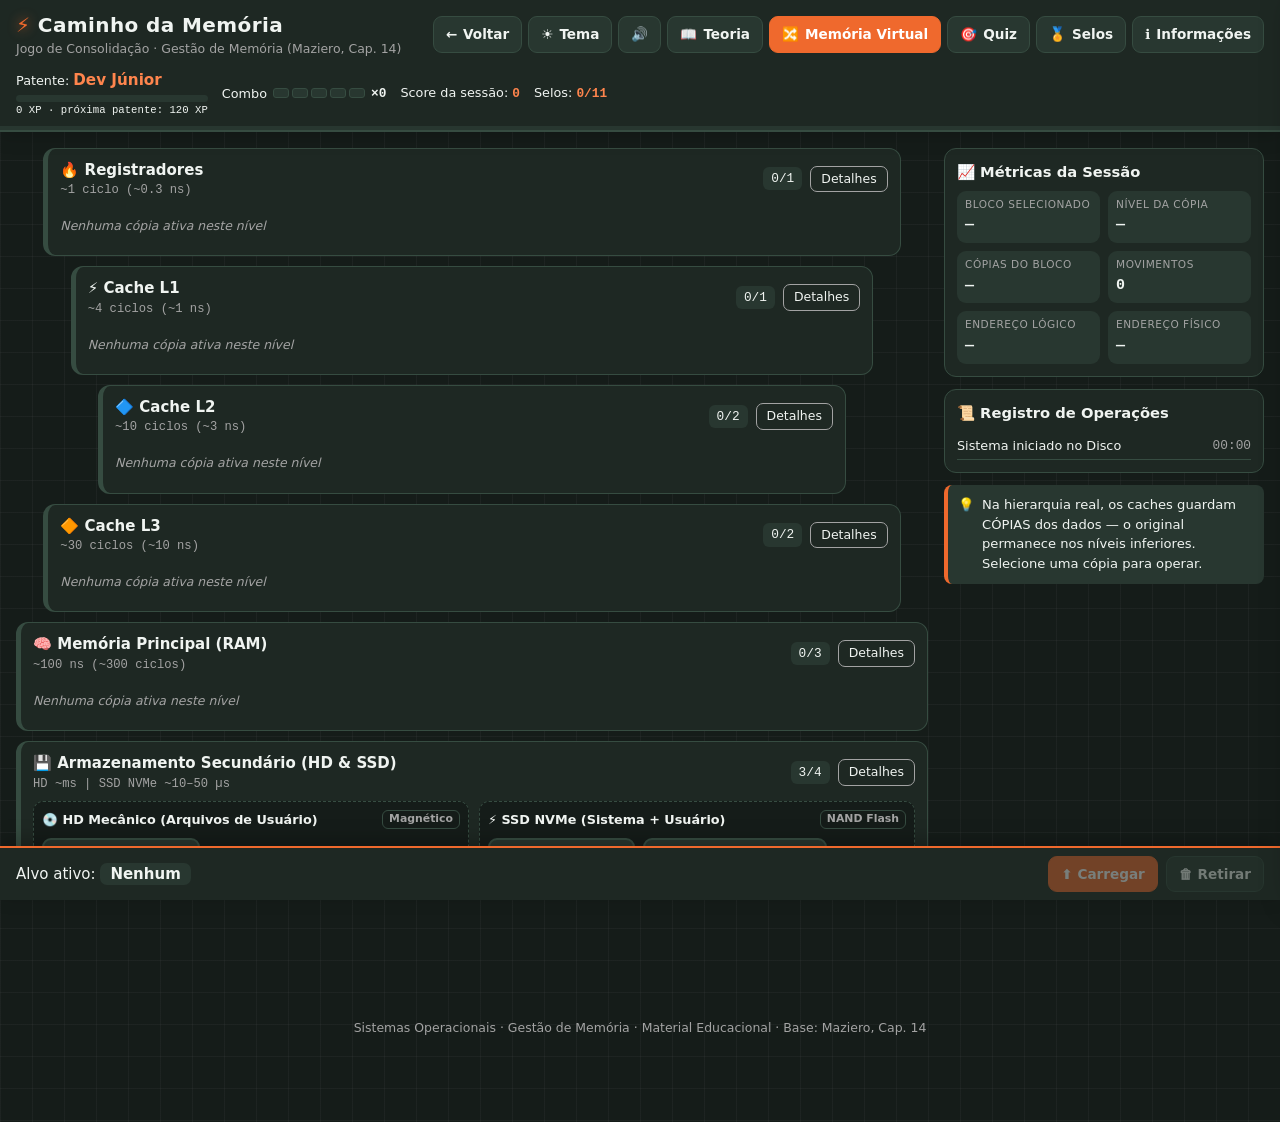
<file: jogos/caminho-da-memoria.html>
<!DOCTYPE html>
<html lang="pt-BR" data-theme="dark">
<head>
<meta charset="UTF-8">
<meta name="viewport" content="width=device-width, initial-scale=1.0, viewport-fit=cover">
<title>Caminho da Memória</title>
<style>
:root{box-sizing:border-box;padding-top:env(safe-area-inset-top,0px);padding-bottom:env(safe-area-inset-bottom,0px);
--accent:#EF692D;--green:#364C41;--gray:#A3A3A3;--ok:#3FAE7A;--bad:#E5484D;--warn:#E0A030;--mono:ui-monospace,SFMono-Regular,Menlo,Consolas,monospace;
--bg:#f4f6f4;--surface:#fff;--elev:#e8eee9;--border:#cbd5ce;--text:#1d2621;--muted:#59655e;--accent-text:#b8430e;--glow:rgba(239,105,45,.35);--beam-color:rgba(239,105,45,.9);--grid:rgba(54,76,65,.07)}
@media(prefers-color-scheme:dark){:root:not([data-theme=light]){--bg:#151c19;--surface:#1e2823;--elev:#283730;--border:#364c41;--text:#f0f4f1;--muted:#a3a3a3;--accent-text:#ff854d;--glow:rgba(239,105,45,.5);--grid:rgba(163,163,163,.06)}}
:root[data-theme=dark]{--bg:#151c19;--surface:#1e2823;--elev:#283730;--border:#364c41;--text:#f0f4f1;--muted:#a3a3a3;--accent-text:#ff854d;--glow:rgba(239,105,45,.5);--grid:rgba(163,163,163,.06)}
html{scroll-padding-top:env(safe-area-inset-top,0px)}*{box-sizing:border-box}
body{margin:0;min-height:100vh;display:flex;flex-direction:column;background:var(--bg);color:var(--text);font:15px/1.5 system-ui,-apple-system,"Segoe UI",Roboto,sans-serif;
background-image:linear-gradient(var(--grid) 1px,transparent 1px),linear-gradient(90deg,var(--grid) 1px,transparent 1px);background-size:32px 32px}
button{font:inherit;color:inherit;cursor:pointer}button:focus-visible,select:focus-visible,input:focus-visible{outline:3px solid var(--accent);outline-offset:2px}
code,.mono{font-family:var(--mono)}
/* ---------- cabeçalho / HUD ---------- */
.top-header{position:sticky;top:env(safe-area-inset-top,0px);z-index:30;background:var(--surface);border-bottom:2px solid var(--green);box-shadow:0 4px 18px rgba(0,0,0,.18)}
.header-content{max-width:1280px;margin:0 auto;padding:10px 16px;display:flex;flex-wrap:wrap;gap:10px;align-items:center;justify-content:space-between}
h1{margin:0;font-size:1.25rem;letter-spacing:.02em}h1 span{color:var(--accent);filter:drop-shadow(0 0 6px var(--accent))}
.header-title-group p{margin:0;font-size:.78rem;color:var(--muted)}
.header-actions{display:flex;flex-wrap:wrap;gap:6px}
.btn-action{background:var(--elev);border:1px solid var(--border);border-radius:9px;padding:7px 12px;font-weight:600;font-size:.85rem;display:inline-flex;gap:6px;align-items:center;transition:transform .15s,box-shadow .2s,border-color .2s}
.btn-action:hover:not(:disabled){border-color:var(--accent);box-shadow:0 0 12px var(--glow);transform:translateY(-1px)}
.btn-action.primary{background:var(--accent);border-color:var(--accent);color:#fff}.btn-action:disabled{opacity:.4;cursor:not-allowed}
.hud{max-width:1280px;margin:0 auto;padding:0 16px 8px;display:flex;flex-wrap:wrap;gap:14px;align-items:center;font-size:.8rem}
.hud-rank{display:flex;flex-direction:column;min-width:190px}.hud-rank b{color:var(--accent-text);font-size:.95rem}
.xpbar{height:7px;border-radius:5px;background:var(--elev);overflow:hidden;margin-top:3px}.xpbar i{display:block;height:100%;width:0;background:linear-gradient(90deg,var(--green),var(--accent));transition:width .6s cubic-bezier(.2,.9,.3,1)}
.streak{display:flex;align-items:center;gap:6px}.cells{display:flex;gap:3px}.cells i{width:16px;height:10px;border-radius:3px;background:var(--elev);border:1px solid var(--border);transition:all .3s}
.cells i.on{background:var(--accent);border-color:var(--accent);box-shadow:0 0 8px var(--accent)}.streak.hot .cells i.on{animation:pulse 1s infinite}
.hud-stat b{font-family:var(--mono);color:var(--accent-text)}
.gprog{height:4px;background:var(--elev)}.gprog i{display:block;height:100%;width:0;background:var(--accent);box-shadow:0 0 10px var(--accent);transition:width .6s}
/* ---------- teoria (pop-up em todas as fases) ---------- */
.theory-drawer{position:fixed;z-index:90;top:0;right:0;height:100%;width:min(480px,100%);background:var(--surface);border-left:2px solid var(--accent);transform:translateX(105%);transition:transform .35s cubic-bezier(.2,.9,.3,1);overflow-y:auto;padding:14px;padding-top:calc(14px + env(safe-area-inset-top,0px));box-shadow:-10px 0 30px rgba(0,0,0,.35)}
.theory-drawer.open{transform:none}.theory-header{display:flex;justify-content:space-between;align-items:center;font-weight:700;margin-bottom:10px}
.theory-cards-grid{display:grid;gap:8px}.theory-card{background:var(--elev);border-left:3px solid var(--green);border-radius:8px;padding:8px 10px}.theory-card h4{margin:0 0 2px;font-size:.88rem}.theory-card p{margin:0;font-size:.8rem;color:var(--muted)}
.btn-close{background:none;border:0;font-size:1.6rem;line-height:1;color:var(--muted)}
/* ---------- hierarquia ---------- */
.main-workspace{flex:1;width:100%;max-width:1280px;margin:0 auto;padding:16px 16px 110px;display:grid;grid-template-columns:minmax(0,1fr) 320px;gap:16px}
@media(max-width:900px){.main-workspace{grid-template-columns:1fr}}
.hierarchy-container{position:relative;display:flex;flex-direction:column;gap:10px}
#beamSvg{position:absolute;inset:0;width:100%;height:100%;pointer-events:none;z-index:5}
.level-node{background:var(--surface);border:1px solid var(--border);border-left:5px solid var(--green);border-radius:12px;padding:10px 12px;transition:box-shadow .3s,border-color .3s}
.level-node:nth-child(2){margin-inline:3%}.level-node:nth-child(3){margin-inline:6%}.level-node:nth-child(4){margin-inline:9%}.level-node:nth-child(5){margin-inline:3%}
.level-header{display:flex;justify-content:space-between;align-items:center;gap:8px;flex-wrap:wrap}
.level-name{font-weight:700}.level-latency{display:block;font-size:.76rem;color:var(--muted);font-family:var(--mono)}
.level-meta{display:flex;gap:8px;align-items:center}.level-slots-count{font-family:var(--mono);font-size:.8rem;background:var(--elev);border-radius:6px;padding:2px 8px}
.btn-detail{background:transparent;border:1px solid var(--gray);border-radius:7px;padding:3px 10px;font-size:.78rem;transition:all .2s}.btn-detail:hover{border-color:var(--accent);color:var(--accent-text)}
.blocks-container,.disk-blocks-subgroup{display:flex;flex-wrap:wrap;gap:8px;margin-top:8px;min-height:38px;align-items:center}
.slot-empty-hint{font-size:.78rem;color:var(--muted);font-style:italic}
.block-card{position:relative;background:var(--elev);border:2px solid var(--border);border-radius:9px;padding:6px 12px;cursor:pointer;font-weight:600;font-size:.88rem;display:inline-flex;gap:6px;align-items:center;transition:all .2s;animation:slideIn .35s both}
.block-card:hover{border-color:var(--gray);transform:translateY(-2px)}.block-card.selected{border-color:var(--accent);box-shadow:0 0 14px var(--glow);animation:glow 1.6s infinite}
.copy-badge{font-size:.7rem;font-family:var(--mono);background:var(--green);color:#fff;border-radius:10px;padding:0 6px}.copy-badge.pop{animation:bounce .5s}
.disk-subdivisions{display:grid;grid-template-columns:1fr 1fr;gap:10px;margin-top:8px}@media(max-width:600px){.disk-subdivisions{grid-template-columns:1fr}}
.disk-sub-card{background:var(--bg);border:1px dashed var(--border);border-radius:10px;padding:8px}.disk-sub-title{display:flex;justify-content:space-between;font-size:.8rem;font-weight:600}.disk-sub-badge{font-size:.68rem;color:var(--muted);border:1px solid var(--border);border-radius:6px;padding:0 6px}
.pulse-receive{animation:receive .8s}.origin-stay-pulse{animation:bounce .6s}.flash-origin{animation:receive .45s}.shake-card{animation:shake .45s}
.flying-ghost{position:fixed;z-index:80;pointer-events:none;background:var(--accent);color:#fff;border-radius:9px;padding:6px 12px;font-weight:700;font-size:.85rem;box-shadow:0 0 20px var(--accent);transition:top .6s cubic-bezier(.4,0,.2,1),left .6s cubic-bezier(.4,0,.2,1)}
.sidebar-panel{display:flex;flex-direction:column;gap:12px}.side-card{background:var(--surface);border:1px solid var(--border);border-radius:12px;padding:12px}.side-card h3{margin:0 0 8px;font-size:.92rem}
.kpi-row{display:grid;grid-template-columns:1fr 1fr;gap:8px}.kpi-box{background:var(--elev);border-radius:9px;padding:6px 8px}.kpi-box-label{display:block;font-size:.66rem;color:var(--muted);text-transform:uppercase;letter-spacing:.05em}.kpi-box-val{font-family:var(--mono);font-weight:700;display:inline-block}.kpi-pop{animation:bounce .35s}
.history-list{list-style:none;margin:0;padding:0;font-size:.8rem}.history-item{display:flex;justify-content:space-between;gap:8px;padding:4px 0;border-bottom:1px solid var(--border);animation:slideIn .3s}.history-time{color:var(--muted);font-family:var(--mono)}
.tip-box{display:flex;gap:8px;background:var(--elev);border-left:4px solid var(--accent);border-radius:8px;padding:10px;font-size:.82rem}
.bottom-action-bar{position:fixed;left:0;right:0;bottom:0;z-index:40;background:var(--surface);border-top:2px solid var(--accent);padding:8px 16px calc(8px + env(safe-area-inset-bottom,0px));box-shadow:0 -6px 20px rgba(0,0,0,.25)}
.action-bar-content{max-width:1280px;margin:0 auto;display:flex;flex-wrap:wrap;gap:10px;align-items:center;justify-content:space-between}
.selected-tag{background:var(--elev);border-radius:7px;padding:2px 10px;font-weight:700}.inline-feedback{color:var(--accent-text);font-size:.82rem;margin-left:8px}.action-controls{display:flex;gap:8px}
.app-footer{text-align:center;padding:14px;font-size:.78rem;color:var(--muted);margin-bottom:70px}
/* ---------- modais ---------- */
.modal{position:fixed;inset:0;z-index:70;background:rgba(0,0,0,.6);display:none;align-items:flex-start;justify-content:center;padding:calc(16px + env(safe-area-inset-top,0px)) 12px 16px;overflow-y:auto;backdrop-filter:blur(3px)}
.modal.open{display:flex;animation:fadeIn .25s}.modal-content{background:var(--surface);border:1px solid var(--accent);border-radius:14px;width:min(560px,100%);box-shadow:0 0 30px var(--glow);animation:slideUp .35s cubic-bezier(.2,.9,.3,1)}.modal-content.wide{width:min(1120px,100%)}
.modal-header{display:flex;justify-content:space-between;align-items:center;gap:8px;padding:12px 16px;border-bottom:1px solid var(--border);position:sticky;top:0;background:var(--surface);z-index:2;border-radius:14px 14px 0 0}.modal-header{flex-wrap:wrap}.modal-header h3{margin:0;font-size:1.02rem}.action-controls{flex-wrap:wrap}@media(max-width:600px){.modal-header h3{flex:1 1 100%}}.modal-body{padding:14px 16px}
.modal-meta-grid{display:grid;grid-template-columns:1fr 1fr;gap:8px}.meta-item{background:var(--elev);border-radius:9px;padding:8px}.meta-label{font-size:.68rem;color:var(--muted);text-transform:uppercase}.meta-val{font-weight:700;font-size:.88rem}.modal-desc{font-size:.88rem;color:var(--muted)}
.vm-table{width:100%;border-collapse:collapse;font-size:.8rem}.vm-table th,.vm-table td{border:1px solid var(--border);padding:5px 8px;text-align:left}.vm-table th{background:var(--elev)}.vm-table tr.hl td{background:rgba(239,105,45,.18)}
/* ---------- laboratório MMU ---------- */
.chips,.tabs-bar{display:flex;flex-wrap:wrap;gap:6px;margin-bottom:8px}
.chip,.tab-btn{border:2px solid var(--border);background:var(--elev);border-radius:10px;padding:6px 12px;font-weight:600;font-size:.84rem;transition:all .2s}
.chip.on,.tab-btn.active{border-color:var(--accent);background:var(--accent);color:#fff;box-shadow:0 0 14px var(--glow)}.chip i{display:inline-block;width:9px;height:9px;border-radius:50%;margin-right:6px;background:var(--c)}
.vm-ctrl{display:flex;flex-wrap:wrap;gap:8px;align-items:flex-end;background:var(--elev);border-radius:10px;padding:8px;margin-bottom:10px}
.vm-ctrl label{display:flex;flex-direction:column;font-size:.7rem;color:var(--muted);text-transform:uppercase}.vm-ctrl select,.vm-ctrl input{font:inherit;font-size:.85rem;padding:5px 8px;border:1px solid var(--border);border-radius:8px;background:var(--bg);color:var(--text);font-family:var(--mono)}
.mmu-board{position:relative;display:grid;grid-template-columns:170px minmax(0,1fr) 260px;gap:14px;align-items:start;background:var(--bg);border:1px solid var(--border);border-radius:12px;padding:12px;overflow:hidden}
@media(max-width:860px){.mmu-board{grid-template-columns:1fr}}
.bussvg{position:absolute;inset:0;width:100%;height:100%;pointer-events:none;z-index:3}
.bus{fill:none;stroke:var(--gray);stroke-width:3;stroke-linecap:round;stroke-dasharray:8 6;opacity:.35}.bus.on{stroke:var(--accent);opacity:1;animation:dash .5s linear infinite;filter:drop-shadow(0 0 5px var(--accent))}.bus.done{stroke:var(--ok);opacity:.55}.bus.bad{stroke:var(--bad)}
.packet{position:absolute;left:0;top:0;z-index:4;background:var(--accent);color:#fff;font:700 .72rem var(--mono);border-radius:6px;padding:2px 7px;white-space:nowrap;box-shadow:0 0 14px var(--accent);pointer-events:none}.packet.bad{background:var(--bad)}
.bmmu{border:2px solid var(--green);border-radius:12px;padding:8px 10px;background:var(--surface);display:flex;flex-direction:column;gap:8px}.mtitle{font-weight:800;letter-spacing:.15em;color:var(--accent-text);font-size:.8rem}
.mrow{display:flex;flex-wrap:wrap;gap:8px}.mrow>.blk{flex:1 1 130px}
.blk{background:var(--elev);border:2px solid var(--border);border-radius:9px;padding:6px 9px;transition:all .25s;min-width:0}.bt{font-size:.68rem;text-transform:uppercase;letter-spacing:.04em;color:var(--muted)}.bv{font:700 .82rem var(--mono);word-break:break-all}
.blk.reg{border-left:4px solid var(--accent)}.blk.logic{border-style:dashed}.blk.exc{border-color:var(--bad);opacity:.55}.blk.cpu{border-color:var(--green)}
.blk.active{border-color:var(--accent);box-shadow:0 0 16px var(--accent);animation:pulse .7s infinite}.blk.ok{border-color:var(--ok);box-shadow:0 0 10px var(--ok);animation:bounce .45s}.blk.warn{border-color:var(--warn);box-shadow:0 0 10px var(--warn)}.blk.bad{border-color:var(--bad);box-shadow:0 0 14px var(--bad);animation:shake .45s;opacity:1}
.blk.regload{animation:regload .9s}.blk table{width:100%;border-collapse:collapse;font:.72rem var(--mono);margin-top:3px}.blk td,.blk th{border:1px solid var(--border);padding:2px 5px;text-align:center}.blk th{color:var(--muted)}tr.hl td{background:rgba(239,105,45,.28);transition:background .3s}tr.new td{animation:receive .9s}
.ramgrid{display:grid;grid-template-columns:repeat(auto-fill,minmax(112px,1fr));gap:5px;margin-top:5px;max-height:310px;overflow-y:auto}
.rc{border:2px solid var(--border);border-top:5px solid var(--c);border-radius:7px;padding:2px 6px;background:var(--surface);font-size:.68rem;transition:all .3s}.rc b{display:block}.rc small{font-family:var(--mono);color:var(--muted);font-size:.6rem}.rc.hit{border-color:var(--accent);box-shadow:0 0 16px var(--accent);animation:bounce .6s 2;background:rgba(239,105,45,.15)}.rc.dim{opacity:.55}
.vm-lower{display:grid;grid-template-columns:1fr 1fr;gap:12px;margin-top:12px}@media(max-width:760px){.vm-lower{grid-template-columns:1fr}}
.panel{background:var(--elev);border-radius:10px;padding:10px;font-size:.84rem;min-height:90px}.panel h4{margin:0 0 6px;font-size:.85rem}.steplog{list-style:none;margin:0;padding:0;max-height:210px;overflow-y:auto}.steplog li{padding:3px 0;border-bottom:1px solid var(--border);animation:slideIn .3s}.steplog li.bad{color:var(--bad)}.steplog li.ok{color:var(--ok)}
.res-ok{border-left:5px solid var(--ok)}.res-bad{border-left:5px solid var(--bad)}.big{font:800 1.15rem var(--mono);color:var(--accent-text)}
/* ---------- desafio / quiz ---------- */
.chal{background:var(--surface);border:2px solid var(--accent);border-radius:12px;padding:12px;margin-bottom:10px;animation:slideUp .3s;box-shadow:0 0 18px var(--glow)}.chal h4{margin:0 0 8px}
.opts{display:grid;grid-template-columns:1fr 1fr;gap:8px}@media(max-width:620px){.opts{grid-template-columns:1fr}}
.opt{text-align:left;background:var(--elev);border:2px solid var(--border);border-radius:10px;padding:10px 12px;font-weight:600;font-size:.88rem;transition:all .2s}.opt:hover:not(:disabled){border-color:var(--accent);transform:translateX(3px)}.opt.correct{border-color:var(--ok);background:rgba(63,174,122,.2);animation:bounce .5s}.opt.wrong{border-color:var(--bad);background:rgba(229,72,77,.18);animation:shake .4s}.opt:disabled{cursor:default}
.fb{margin-top:8px;padding:8px 10px;border-radius:8px;font-size:.85rem;animation:fadeIn .3s}.fb.ok{background:rgba(63,174,122,.18)}.fb.bad{background:rgba(229,72,77,.15)}
.qmeta{display:flex;justify-content:space-between;font-size:.8rem;color:var(--muted);margin-bottom:6px}
.badges{display:grid;grid-template-columns:repeat(auto-fill,minmax(170px,1fr));gap:8px}.bd{background:var(--elev);border-radius:10px;padding:8px;text-align:center;font-size:.8rem;opacity:.45;filter:grayscale(1)}.bd.on{opacity:1;filter:none;border:1px solid var(--accent);box-shadow:0 0 10px var(--glow)}.bd b{display:block;font-size:1.6rem}
.badge-pop{position:fixed;z-index:120;left:50%;top:22%;transform:translate(-50%,-50%) scale(.6);opacity:0;background:var(--surface);border:2px solid var(--accent);border-radius:16px;padding:16px 26px;text-align:center;box-shadow:0 0 40px var(--accent);pointer-events:none;transition:all .45s cubic-bezier(.2,1.4,.4,1)}.badge-pop.show{opacity:1;transform:translate(-50%,-50%) scale(1)}.badge-pop b{font-size:2.6rem;display:block;animation:bounce .8s 2}.badge-pop small{color:var(--muted)}
/* ---------- animações ---------- */
@keyframes fadeIn{from{opacity:0}}@keyframes slideIn{from{opacity:0;transform:translateX(-14px)}}@keyframes slideUp{from{opacity:0;transform:translateY(24px)}}
@keyframes pulse{50%{transform:scale(1.03)}}@keyframes glow{50%{box-shadow:0 0 24px var(--accent)}}@keyframes bounce{30%{transform:translateY(-8px) scale(1.06)}60%{transform:translateY(2px)}}
@keyframes shake{20%,60%{transform:translateX(-7px)}40%,80%{transform:translateX(7px)}}@keyframes dash{to{stroke-dashoffset:-28}}
@keyframes receive{0%{box-shadow:0 0 0 0 var(--accent)}50%{box-shadow:0 0 26px 6px var(--accent)}100%{box-shadow:none}}@keyframes regload{0%{background:var(--accent);transform:scale(1.08)}100%{background:var(--elev)}}
@media(prefers-reduced-motion:reduce){*{animation-duration:.01ms!important;transition-duration:.01ms!important}}
</style>
</head>
<body>
<header class="top-header">
  <div class="header-content">
    <div class="header-title-group"><h1><span>⚡</span> Caminho da Memória</h1><p>Jogo de Consolidação · Gestão de Memória (Maziero, Cap. 14)</p></div>
    <div class="header-actions">
      <button class="btn-action" id="btnBack" title="Voltar à tela anterior"><span>←</span> Voltar</button>
      <button class="btn-action" id="btnThemeToggle" title="Alternar tema claro/escuro"><span id="themeIcon">☀️</span> Tema</button>
      <button class="btn-action" id="btnMute" title="Ligar/desligar áudio"><span id="muteIcon">🔊</span></button>
      <button class="btn-action" id="btnTheoryToggle" title="Teoria em resumo"><span>📖</span> Teoria</button>
      <button class="btn-action primary" id="btnVirtualMemory" title="Laboratório de Memória Virtual e MMU"><span>🔀</span> Memória Virtual</button>
      <button class="btn-action" id="btnQuiz" title="Quiz de fixação"><span>🎯</span> Quiz</button>
      <button class="btn-action" id="btnBadges" title="Selos e conquistas"><span>🏅</span> Selos</button>
      <button class="btn-action" id="btnInfoModal" title="Vantagens, desvantagens e comparação dos modelos"><span>ℹ️</span> Informações</button>
    </div>
  </div>
  <div class="hud" aria-live="polite">
    <div class="hud-rank"><span>Patente: <b id="rankName">Dev Júnior</b></span><div class="xpbar"><i id="xpFill"></i></div><small id="xpTxt" class="mono">0 XP</small></div>
    <div class="streak" id="streakBox"><span>Combo</span><div class="cells" id="streakCells"></div><b class="mono" id="streakNum">×0</b></div>
    <div class="hud-stat">Score da sessão: <b id="scoreVal">0</b></div>
    <div class="hud-stat">Selos: <b id="badgeCount">0/11</b></div>
  </div>
  <div class="gprog" title="Progresso de conquistas"><i id="gprogBar"></i></div>
</header>

<aside class="theory-drawer" id="theoryDrawer" aria-label="Teoria em resumo">
  <div class="theory-header"><span>📖 Teoria em Resumo</span><button class="btn-close" id="btnCloseTheory" aria-label="Fechar">&times;</button></div>
  <div class="theory-cards-grid">
    <div class="theory-card"><h4>📊 Hierarquia</h4><p>Quanto mais alto o nível, menor a latência, mais caro é o byte e menor a capacidade total.</p></div>
    <div class="theory-card"><h4>🔥 Registradores</h4><p>Acesso direto dos circuitos do processador. ~1 ciclo de clock (~0,3 ns). Capacidade mínima (KB).</p></div>
    <div class="theory-card"><h4>⚡ Cache L1</h4><p>SRAM integrada por núcleo, latência de ~4 ciclos. Extremamente veloz para instruções e dados imediatos.</p></div>
    <div class="theory-card"><h4>🔷 Caches L2 e L3</h4><p>Níveis intermediários de SRAM (~10 a 30 ciclos). A L3 é frequentemente compartilhada entre núcleos.</p></div>
    <div class="theory-card"><h4>🧠 RAM</h4><p>Memória principal baseada em DRAM (~100 ns). Volátil, guarda os processos em execução.</p></div>
    <div class="theory-card"><h4>💾 Disco</h4><p>Memória não volátil (SSD/HDD). Latência de µs a ms. Guarda arquivos e a área de paginação (swap).</p></div>
    <div class="theory-card"><h4>📍 Localidade de Referência</h4><p>Temporal (o que foi usado tende a ser reusado) e espacial (vizinhos no endereço tendem a ser buscados juntos).</p></div>
    <div class="theory-card"><h4>🔄 Princípio de Operação</h4><p>Os dados sobem sob demanda como CÓPIAS; o original permanece nos níveis inferiores.</p></div>
    <div class="theory-card"><h4>🧭 MMU</h4><p>Hardware entre CPU e RAM que traduz endereços lógicos em físicos a cada acesso e verifica proteção. Os registradores da MMU são recarregados a cada troca de contexto.</p></div>
    <div class="theory-card"><h4>📐 Partições e Segmentos</h4><p>Partição: físico = Base + Offset se Offset &lt; Limit. Segmentação: o descritor (Base, Limit, permissões) vem da tabela apontada pelo STBR. Violação gera Segmentation Fault.</p></div>
    <div class="theory-card"><h4>📄 Paginação</h4><p>Endereço = VPN | Offset (12 bits para páginas de 4 KB). A tabela de páginas (PTBR) dá o PFN e flags (P, R/W, Dirty). Físico = PFN ‖ Offset.</p></div>
    <div class="theory-card"><h4>⚡ TLB e Page Fault</h4><p>A TLB guarda traduções recentes (hit ≈ 1 ciclo). Se P=0 ocorre falta de página: o SO traz a página do swap e a instrução é reexecutada. A TLB é invalidada na troca de contexto (sem ASID).</p></div>
  </div>
</aside>

<main class="main-workspace">
  <div class="hierarchy-container" id="hierarchyContainer"><svg id="beamSvg"></svg></div>
  <aside class="sidebar-panel">
    <div class="side-card"><h3>📈 Métricas da Sessão</h3><div class="kpi-row">
      <div class="kpi-box"><span class="kpi-box-label">Bloco selecionado</span><span class="kpi-box-val" id="kpiSelectedBlock">—</span></div>
      <div class="kpi-box"><span class="kpi-box-label">Nível da cópia</span><span class="kpi-box-val" id="kpiCurrentLevel">—</span></div>
      <div class="kpi-box"><span class="kpi-box-label">Cópias do bloco</span><span class="kpi-box-val" id="kpiCopiesCount">—</span></div>
      <div class="kpi-box"><span class="kpi-box-label">Movimentos</span><span class="kpi-box-val" id="kpiMovesCount">0</span></div>
      <div class="kpi-box"><span class="kpi-box-label">Endereço lógico</span><span class="kpi-box-val" id="kpiLogical">—</span></div>
      <div class="kpi-box"><span class="kpi-box-label">Endereço físico</span><span class="kpi-box-val" id="kpiPhysical">—</span></div>
    </div></div>
    <div class="side-card"><h3>📜 Registro de Operações</h3><ul class="history-list" id="historyList"><li class="history-item"><span>Sistema iniciado no Disco</span><span class="history-time">00:00</span></li></ul></div>
    <div class="tip-box"><span>💡</span><span id="contextualTip"></span></div>
  </aside>
</main>

<aside class="bottom-action-bar" aria-label="Controles de movimentação"><div class="action-bar-content">
  <div class="current-block-status"><span>Alvo ativo:</span> <span class="selected-tag" id="barSelectedName">Nenhum</span><span class="inline-feedback" id="inlineFeedback"></span></div>
  <div class="action-controls"><button class="btn-action primary" id="btnLoadUp" title="Copiar bloco para o nível imediatamente superior">⬆ Carregar</button><button class="btn-action" id="btnEvictDown" title="Remover a cópia do nível atual (evicção)">🗑 Retirar</button></div>
</div></aside>

<div id="modais">
  <div class="modal" id="modalLevelDetails"><div class="modal-content"><div class="modal-header"><h3 id="modalTitle">Detalhes do Nível</h3><button class="btn-close" data-close="modalLevelDetails" aria-label="Fechar">&times;</button></div><div class="modal-body">
    <div class="modal-meta-grid">
      <div class="meta-item"><div class="meta-label">Capacidade típica (2026)</div><div class="meta-val" id="metaCapacity">—</div></div>
      <div class="meta-item"><div class="meta-label">Volatilidade</div><div class="meta-val" id="metaVolatility">—</div></div>
      <div class="meta-item"><div class="meta-label">Custo por byte</div><div class="meta-val" id="metaCost">—</div></div>
      <div class="meta-item"><div class="meta-label">Latência típica</div><div class="meta-val" id="metaLatency">—</div></div>
    </div><p class="modal-desc" id="modalRoleDesc">—</p></div></div></div>

  <div class="modal" id="modalVirtualMemory"><div class="modal-content wide"><div class="modal-header"><h3>🔀 Laboratório de MMU · Memória Virtual</h3>
    <div class="action-controls"><button class="btn-action" id="btnLabTheme" title="Alternar tema claro/escuro">🌓 Tema</button><button class="btn-action" id="btnLabInfo">ℹ️ Sobre este modelo</button><button class="btn-action" id="btnLabTheory">📖 Teoria</button><button class="btn-close" data-close="modalVirtualMemory" aria-label="Fechar">&times;</button></div></div>
    <div class="modal-body">
      <div class="chips" id="procBar" role="tablist" aria-label="Processos"></div>
      <div class="tabs-bar" id="vmTabs">
        <button class="tab-btn active" data-tab="particoes">1. Partições</button>
        <button class="tab-btn " data-tab="paginacao">2. Paginação Pura</button>
        <button class="tab-btn" data-tab="segmentacao">3. Segmentação</button>        
        <button class="tab-btn" data-tab="segpag">4. Segmentos com Páginas</button></div>
      <div class="vm-ctrl">
        <label>Cenário<select id="cScen"></select></label>
        <label id="lSeg">Segmento<select id="cSeg"></select></label>
        <label><span id="lOff">Endereço lógico (hex)</span><input id="cOff" size="12" spellcheck="false"></label>
        <label>Operação<select id="cOp"><option value="R">R · leitura</option><option value="W">W · escrita</option><option value="X">X · execução</option></select></label>
        <label>Velocidade<select id="cSpd"><option value="1.6">Lenta</option><option value="1" selected>Normal</option><option value="0.5">Rápida</option></select></label>
        <label>Modo desafio<select id="cChal"><option value="1">Ligado (prever)</option><option value="0">Desligado</option></select></label>
        <button class="btn-action primary" id="btnRun">▶ Traduzir</button>
      </div>
      <div id="chalBox"></div>
      <div class="mmu-board" id="board"></div>
      <div class="vm-lower"><div class="panel"><h4>🧾 Passo a passo da MMU</h4><ol class="steplog" id="stepLog"><li>Escolha um cenário e clique em Traduzir.</li></ol></div><div class="panel" id="resBox"><h4>📍 Resultado</h4><span style="color:var(--muted)">Aguardando tradução…</span></div></div>
    </div></div></div>

  <div class="modal" id="modalInfo"><div class="modal-content wide"><div class="modal-header"><h3>ℹ️ Informações &amp; Comparativo de Arquiteturas de Memória</h3><button class="btn-close" data-close="modalInfo" aria-label="Fechar">&times;</button></div><div class="modal-body">
    <div class="modal-desc"><strong>Referência:</strong> Sistemas Operacionais — Carlos A. Maziero (Capítulo 14). Trade-offs de tempo vs. espaço e o papel de cada estrutura no SO moderno.</div>
    <div style="overflow-x:auto"><table class="vm-table" id="infoTable"><thead><tr><th>Técnica</th><th>Vantagens</th><th>Desvantagens / Custo</th><th>Fragmentação</th></tr></thead><tbody>
      <tr id="info-particoes"><td><strong>Partições</strong></td><td>Simplicidade máxima de hardware; sem sobrecarga de tradução por página.</td><td>Alocação contígua obrigatória; processo limitado ao bloco inicial.</td><td>Externa (espaços ociosos entre blocos) ou interna (em partições fixas).</td></tr>
      <tr id="info-segmentacao"><td><strong>Segmentação</strong></td><td>Visão lógica do programador (código, pilha, dados separados); proteção refinada (R/W/X).</td><td>Tamanhos variáveis exigem algoritmos de alocação (First-fit, Best-fit); compactação pesada.</td><td>Externa.</td></tr>
      <tr id="info-paginacao"><td><strong>Paginação</strong></td><td>Elimina fragmentação externa; quadros homogêneos; swap granular.</td><td>Tabelas de páginas ocupam DRAM; exige TLB para mitigar o acesso duplo.</td><td>Apenas interna (última página de cada processo).</td></tr>
      <tr id="info-segpag"><td><strong>Segm. + Paginação</strong></td><td>Combina proteção/compartilhamento lógico dos segmentos com a eliminação da fragmentação externa.</td><td>Alta complexidade de hardware (2 níveis: tabela de segmentos → tabela de páginas).</td><td>Interna leve (páginas finais de cada segmento).</td></tr>
    </tbody></table></div></div></div></div>

  <div class="modal" id="modalQuiz"><div class="modal-content"><div class="modal-header"><h3>🎯 Quiz de Fixação</h3><div class="action-controls"><button class="btn-action" id="btnQuizTheme" title="Alternar tema claro/escuro">🌓</button><button class="btn-action" id="btnQuizTheory">📖 Teoria</button><button class="btn-close" data-close="modalQuiz" aria-label="Fechar">&times;</button></div></div><div class="modal-body" id="quizBody"></div></div></div>

  <div class="modal" id="modalBadges"><div class="modal-content wide"><div class="modal-header"><h3>🏅 Selos e Insígnias</h3><button class="btn-close" data-close="modalBadges" aria-label="Fechar">&times;</button></div><div class="modal-body"><div class="badges" id="badgeGrid"></div></div></div></div>
</div>
<div class="badge-pop" id="badgePop" role="status"></div>
<footer class="app-footer">Sistemas Operacionais · Gestão de Memória · Material Educacional · Base: Maziero, Cap. 14</footer>
<script>
'use strict';
const $=s=>document.querySelector(s),$$=s=>[...document.querySelectorAll(s)];
const h=(n,w=8)=>'0x'+(n>>>0).toString(16).toUpperCase().padStart(w,'0');
const wait=ms=>new Promise(r=>setTimeout(r,ms));
const NS='http://www.w3.org/2000/svg';
const shuffle=a=>{a=a.slice();for(let i=a.length-1;i>0;i--){const j=Math.random()*(i+1)|0;[a[i],a[j]]=[a[j],a[i]]}return a};

/* =========================================================
   ESTADO E METADADOS (preservados do projeto original)
   ========================================================= */
const LEVEL_METADATA=[
 {id:0,name:'Disco (Armazenamento Secundário)',short:'Disco',capacitySlots:4,latency:'~ms (10M+ ciclos)',typicalCap:'512 GB – 4 TB',volatility:'Não volátil (Persistente)',cost:'Muito baixo (~R$ 0,0003/MB)',role:'Armazena arquivos executáveis, documentos e áreas de troca (swap/pagefile). O acesso exige barramento SATA/NVMe e drivers de E/S, sendo ordens de magnitude mais lento que a DRAM.'},
 {id:1,name:'Memória Principal (RAM)',short:'RAM',capacitySlots:3,latency:'~100 ns (~300 ciclos)',typicalCap:'8 GB – 64 GB',volatility:'Volátil',cost:'Médio (~R$ 0,02/MB)',role:'Guarda as páginas de código e dados dos processos em execução no SO. Endereçada linearmente pela MMU. Seus blocos são transferidos para os caches sob demanda de cache miss.'},
 {id:2,name:'Cache L3',short:'Cache L3',capacitySlots:2,latency:'~30 ciclos (~10 ns)',typicalCap:'8 MB – 64 MB',volatility:'Volátil (SRAM)',cost:'Alto',role:'Último nível no chip do processador (LLC - Last Level Cache), frequentemente compartilhado entre todos os núcleos de CPU, atenuando a penalidade de acesso à RAM.'},
 {id:3,name:'Cache L2',short:'Cache L2',capacitySlots:2,latency:'~10 ciclos (~3 ns)',typicalCap:'512 KB – 1 MB por núcleo',volatility:'Volátil (SRAM)',cost:'Muito Alto',role:'Cache intermediária rápida dedicada ou compartilhada por pares de núcleos. Reduz substancialmente a contenção de acesso ao cache L3.'},
 {id:4,name:'Cache L1',short:'Cache L1',capacitySlots:1,latency:'~4 ciclos (~1 ns)',typicalCap:'32 KB – 64 KB (I-Cache/D-Cache)',volatility:'Volátil (SRAM)',cost:'Extremamente Alto',role:'Cache mais próxima dos pipelines de execução. Geralmente dividida em L1 de instruções (L1i) e L1 de dados (L1d) para maximizar o paralelismo do pipeline superescalar.'},
 {id:5,name:'Registradores',short:'Registradores',capacitySlots:1,latency:'~1 ciclo (~0.3 ns)',typicalCap:'~1 KB – 2 KB (ex: 16 regs de 64 bits)',volatility:'Volátil (Flip-flops)',cost:'Máximo (área de silício crítica)',role:'Integrados diretamente à ALU e unidade de controle. Alimentam operandos imediatos para instruções de máquina (ex: RAX, RBX, RIP em x86-64).'}];
const LV_VIEW={0:['💾','Armazenamento Secundário (HD &amp; SSD)','HD ~ms | SSD NVMe ~10–50 µs'],1:['🧠','Memória Principal (RAM)'],2:['🔶','Cache L3'],3:['🔷','Cache L2'],4:['⚡','Cache L1'],5:['🔥','Registradores']};
const BLOCK_DEFS=[
 {key:'prog',name:'prog.exe',icon:'⚙️',diskType:'ssd',logicalAddr:'0x00401000'},
 {key:'dados',name:'dados.txt',icon:'📄',diskType:'hd',logicalAddr:'0x00408000'},
 {key:'lib',name:'biblioteca.so',icon:'📦',diskType:'ssd',logicalAddr:'0x7FFF0020'}];
let nextInstanceSeq=1;
function createInstance(blockKey,level){
 const def=BLOCK_DEFS.find(b=>b.key===blockKey);
 return{id:`inst_${blockKey}_lvl${level}_${nextInstanceSeq++}`,blockKey:def.key,name:def.name,icon:def.icon,level,diskType:def.diskType,logicalAddr:def.logicalAddr,
  physicalAddr:`0x${((level+1)*0x100000+nextInstanceSeq*0x1000).toString(16).toUpperCase()}`};
}
const state={instances:[createInstance('prog',0),createInstance('dados',0),createInstance('lib',0)],selectedInstanceId:null,moveCount:0,isMoving:false,theme:'dark',activeVmTab:'paginacao'};

/* =========================================================
   GAMIFICAÇÃO: XP, COMBO (STREAK), PATENTES, SELOS, ÁUDIO
   (sem sistema de vidas; nada é persistido: tudo reinicia com a sessão)
   ========================================================= */
const G={xp:0,score:0,streak:0,best:0,muted:false,badges:new Set(),modes:new Set()};
const RANKS=[[0,'Dev Júnior'],[120,'SysAdmin'],[320,'Arquiteto de Sistemas'],[600,'Mestre do Kernel']];
const BADGES=[
 ['copy','🔁','Primeira Cópia','Copie um bloco para um nível superior.'],
 ['cpu','🔥','Direto na CPU','Leve uma cópia até os Registradores.'],
 ['full','🏛️','Hierarquia Completa','Mantenha cópias do mesmo bloco nos 6 níveis.'],
 ['ctx','🔀','Troca de Contexto','Ative outro processo na MMU.'],
 ['tlb','⚡','TLB Hit','Obtenha um acerto na TLB.'],
 ['seg','🛑','Caçador de Segfault','Provoque um Segmentation Fault.'],
 ['pf','💾','Page Fault','Provoque e trate uma falta de página.'],
 ['modes','🧭','Explorador da MMU','Traduza endereços nos 4 modelos.'],
 ['c3','🔋','Combo ×3','3 acertos seguidos.'],
 ['c5','🚀','Combo ×5','5 acertos seguidos.'],
 ['quiz','🎓','Quiz Concluído','Finalize o quiz de fixação.']];
let lastRank=0,popT,AC=null;
function beep(f,d=.12,type='sine',v=.05){if(G.muted)return;try{AC=AC||new(window.AudioContext||window.webkitAudioContext)();const o=AC.createOscillator(),g=AC.createGain();o.type=type;o.frequency.value=f;g.gain.value=v;o.connect(g);g.connect(AC.destination);o.start();g.gain.exponentialRampToValueAtTime(.0001,AC.currentTime+d);o.stop(AC.currentTime+d)}catch(e){}}
const SFX={ok(){beep(660,.1);setTimeout(()=>beep(880,.15),90)},bad(){beep(150,.28,'sawtooth')},tick(){beep(520,.05,'square',.025)},up(){[523,659,784,1046].forEach((f,i)=>setTimeout(()=>beep(f,.12),i*90))},bus(){beep(320,.08,'triangle',.04)}};
function hud(){
 let r=0;RANKS.forEach((x,k)=>{if(G.xp>=x[0])r=k});
 const lo=RANKS[r][0],nx=RANKS[r+1],pct=nx?(G.xp-lo)/(nx[0]-lo)*100:100;
 $('#rankName').textContent=RANKS[r][1];$('#xpFill').style.width=pct+'%';
 $('#xpTxt').textContent=G.xp+' XP'+(nx?` · próxima patente: ${nx[0]} XP`:' · patente máxima');
 $('#scoreVal').textContent=G.score;$('#streakNum').textContent='×'+G.streak;
 $$('#streakCells i').forEach((c,k)=>c.classList.toggle('on',k<Math.min(5,G.streak)));
 $('#streakBox').classList.toggle('hot',G.streak>=3);
 $('#badgeCount').textContent=G.badges.size+'/'+BADGES.length;$('#gprogBar').style.width=(G.badges.size/BADGES.length*100)+'%';
 return r;
}
function toast(ic,t,s){const p=$('#badgePop');p.innerHTML=`<b>${ic}</b><div><strong>${t}</strong></div><small>${s}</small>`;p.classList.add('show');clearTimeout(popT);popT=setTimeout(()=>p.classList.remove('show'),2800)}
function addXP(n){G.xp+=n;G.score+=n;const r=hud();if(r>lastRank){lastRank=r;SFX.up();toast('⭐','Nova patente: '+RANKS[r][1],'Continue evoluindo na hierarquia de memória!')}}
function unlock(k){if(G.badges.has(k))return;G.badges.add(k);const b=BADGES.find(x=>x[0]==k);SFX.up();toast(b[1],'Selo desbloqueado: '+b[2],b[3]);hud()}
/* Combo: acerto consecutivo gera bônus progressivo (+5 por nível, até +25); erro apenas zera o combo */
function judge(ok,base){
 if(ok){G.streak++;G.best=Math.max(G.best,G.streak);const bonus=Math.min(G.streak-1,5)*5;addXP(base+bonus);SFX.ok();if(G.streak>=3)unlock('c3');if(G.streak>=5)unlock('c5');return base+bonus}
 G.streak=0;SFX.bad();hud();return 0;
}
function renderBadges(){$('#badgeGrid').innerHTML=BADGES.map(b=>`<div class="bd ${G.badges.has(b[0])?'on':''}"><b>${b[1]}</b><strong>${b[2]}</strong><div>${b[3]}</div></div>`).join('')}

/* =========================================================
   MODAIS E TEMA
   ========================================================= */
function abrirModal(id){$('#'+id).classList.add('open')}
function fecharModal(id){$('#'+id).classList.remove('open')}
function initTheme(){document.documentElement.setAttribute('data-theme',state.theme);$('#themeIcon').textContent=state.theme==='dark'?'☀️':'🌙'}
function toggleTheme(){state.theme=state.theme==='dark'?'light':'dark';initTheme()}
function toggleTheory(on){$('#theoryDrawer').classList.toggle('open',on)}

/* =========================================================
   HIERARQUIA DE MEMÓRIA (regras de cópia e evicção preservadas)
   ========================================================= */
function buildHierarchy(){
 const c=$('#hierarchyContainer'),lvl=l=>{const m=LEVEL_METADATA[l],v=LV_VIEW[l];
  const head=`<div class="level-header"><div class="level-info"><span class="level-name">${v[0]} ${v[1]}</span><span class="level-latency">${v[2]||m.latency}</span></div><div class="level-meta"><span class="level-slots-count" id="count-${l}">0/${m.capacitySlots}</span><button class="btn-detail" data-lvl="${l}">Detalhes</button></div></div>`;
  if(l===0)return`<section class="level-node" id="level-0" data-level="0" data-capacity="4">${head}<div class="disk-subdivisions"><div class="disk-sub-card"><div class="disk-sub-title"><span>💿 HD Mecânico (Arquivos de Usuário)</span><span class="disk-sub-badge">Magnético</span></div><div class="disk-blocks-subgroup" id="slots-hd"></div></div><div class="disk-sub-card"><div class="disk-sub-title"><span>⚡ SSD NVMe (Sistema + Usuário)</span><span class="disk-sub-badge">NAND Flash</span></div><div class="disk-blocks-subgroup" id="slots-ssd"></div></div></div></section>`;
  return`<section class="level-node" id="level-${l}" data-level="${l}" data-capacity="${m.capacitySlots}">${head}<div class="blocks-container" id="slots-${l}"></div></section>`};
 c.insertAdjacentHTML('beforeend',[5,4,3,2,1,0].map(lvl).join(''));
 c.addEventListener('click',e=>{const b=e.target.closest('.btn-detail');if(b)openLevelDetails(+b.dataset.lvl)});
}
function buildBlockElement(inst,hk){
 const d=document.createElement('div');d.className=`block-card ${state.selectedInstanceId===inst.id?'selected':''}`;d.id=`block-card-${inst.id}`;
 const n=state.instances.filter(i=>i.blockKey===inst.blockKey).length;
 d.innerHTML=`<span>${inst.icon} ${inst.name}</span>`;
 const b=document.createElement('span');b.className=`copy-badge ${hk===inst.blockKey?'pop':''}`;b.textContent=`×${n}`;b.title=`Presente em ${n} nível(is) da hierarquia`;d.appendChild(b);
 d.addEventListener('click',e=>{e.stopPropagation();selectInstance(inst.id)});return d;
}
function renderAllBlocks(hk=null){
 for(let l=1;l<=5;l++){
  const el=$('#slots-'+l),list=state.instances.filter(i=>i.level===l);el.innerHTML='';
  $('#count-'+l).textContent=`${list.length}/${LEVEL_METADATA[l].capacitySlots}`;
  if(!list.length)el.innerHTML='<span class="slot-empty-hint">Nenhuma cópia ativa neste nível</span>';else list.forEach(i=>el.appendChild(buildBlockElement(i,hk)));
 }
 const disk=state.instances.filter(i=>i.level===0);$('#count-0').textContent=`${disk.length}/4`;
 ['hd','ssd'].forEach(t=>{const el=$('#slots-'+t),l=disk.filter(i=>i.diskType===t);el.innerHTML='';if(!l.length)el.innerHTML='<span class="slot-empty-hint">Vazio</span>';else l.forEach(i=>el.appendChild(buildBlockElement(i,hk)))});
}
function selectInstance(id){if(state.isMoving)return;state.selectedInstanceId=state.selectedInstanceId===id?null:id;clearInlineFeedback();SFX.tick();renderAllBlocks();updateControls()}
function updateControls(){
 const s=state.instances.find(i=>i.id===state.selectedInstanceId),up=$('#btnLoadUp'),dn=$('#btnEvictDown'),tip=$('#contextualTip');
 if(!s){$('#barSelectedName').textContent='Nenhum';up.disabled=dn.disabled=true;['kpiSelectedBlock','kpiCurrentLevel','kpiCopiesCount','kpiLogical','kpiPhysical'].forEach(k=>$('#'+k).textContent='—');
  tip.textContent='Na hierarquia real, os caches guardam CÓPIAS dos dados — o original permanece nos níveis inferiores. Selecione uma cópia para operar.';return}
 const m=LEVEL_METADATA[s.level],n=state.instances.filter(i=>i.blockKey===s.blockKey).length;
 $('#barSelectedName').textContent=`${s.icon} ${s.name}`;$('#kpiSelectedBlock').textContent=s.name;$('#kpiCurrentLevel').textContent=m.short;$('#kpiCopiesCount').textContent=`×${n}`;
 $('#kpiLogical').textContent=s.logicalAddr;$('#kpiPhysical').textContent=s.physicalAddr;
 up.disabled=s.level>=5||state.isMoving;dn.disabled=s.level===0||state.isMoving;
 tip.textContent=s.level===0?`${s.name} no Disco é o original permanente. Carregar cria uma CÓPIA na RAM mantendo o original no Disco.`
  :s.level===1?`Cópia em RAM de ${s.name}. Subir cria uma cópia em Cache L3; Retirar realiza evicção apenas da RAM (Disco continua intacto).`
  :s.level<=4?`Cópia na ${m.short}. Subir replica o bloco para cache superior. Retirar descarta esta cópia deste nível mantendo as inferiores.`
  :`${s.name} está nos Registradores (nível máximo de CPU). Retirar remove esta cópia mantendo os caches e disco.`;
}
function setInlineFeedback(m){$('#inlineFeedback').textContent=m}
function clearInlineFeedback(){$('#inlineFeedback').textContent=''}
function shakeTargetLevel(l){const c=$('#level-'+l);if(!c)return;c.classList.remove('shake-card');void c.offsetWidth;c.classList.add('shake-card');setTimeout(()=>c.classList.remove('shake-card'),450);SFX.bad()}
function triggerPop(el){el.classList.remove('kpi-pop');void el.offsetWidth;el.classList.add('kpi-pop');setTimeout(()=>el.classList.remove('kpi-pop'),350)}
function copySelectedBlockUp(){
 if(state.isMoving||!state.selectedInstanceId)return;
 const src=state.instances.find(i=>i.id===state.selectedInstanceId);if(!src||src.level>=5)return;
 const from=src.level,to=from+1,tm=LEVEL_METADATA[to];
 if(state.instances.some(i=>i.level===to&&i.blockKey===src.blockKey)){setInlineFeedback('Este bloco já está neste nível.');shakeTargetLevel(to);return}
 if(state.instances.filter(i=>i.level===to).length>=tm.capacitySlots){setInlineFeedback(`Nível cheio — retire um bloco de ${tm.short} antes.`);shakeTargetLevel(to);return}
 clearInlineFeedback();state.isMoving=true;updateControls();
 const oc=$('#level-'+from),tc=$('#level-'+to),be=$('#block-card-'+src.id);
 drawLaserBeam(oc,tc);SFX.bus();
 animateGhostCopy(be,tc,()=>{
  const c=createInstance(src.blockKey,to);state.instances.push(c);state.selectedInstanceId=c.id;state.moveCount++;
  $('#kpiMovesCount').textContent=state.moveCount;['kpiMovesCount','kpiCurrentLevel','kpiCopiesCount'].forEach(k=>triggerPop($('#'+k)));
  tc.classList.add('pulse-receive');setTimeout(()=>tc.classList.remove('pulse-receive'),800);
  if(be){be.classList.add('origin-stay-pulse');setTimeout(()=>be.classList.remove('origin-stay-pulse'),800)}
  logOperation(`${src.name}: copiado ${LEVEL_METADATA[from].short} → ${tm.short}`);
  state.isMoving=false;renderAllBlocks(src.blockKey);updateControls();
  addXP(5);SFX.ok();unlock('copy');if(to===5)unlock('cpu');
  if([0,1,2,3,4,5].every(l=>state.instances.some(i=>i.level===l&&i.blockKey===src.blockKey)))unlock('full');
 });
}
function evictSelectedBlock(){
 if(state.isMoving||!state.selectedInstanceId)return;
 const s=state.instances.find(i=>i.id===state.selectedInstanceId);if(!s||s.level===0)return;
 const l=s.level,nm=s.name,key=s.blockKey;
 state.instances=state.instances.filter(i=>i.id!==s.id);state.selectedInstanceId=null;state.moveCount++;
 $('#kpiMovesCount').textContent=state.moveCount;triggerPop($('#kpiMovesCount'));triggerPop($('#kpiCopiesCount'));
 const c=$('#level-'+l);if(c){c.classList.add('flash-origin');setTimeout(()=>c.classList.remove('flash-origin'),450)}
 logOperation(`${nm}: removido da ${LEVEL_METADATA[l].short}`);clearInlineFeedback();renderAllBlocks(key);updateControls();addXP(2);SFX.tick();
}
function animateGhostCopy(src,target,done){
 if(!src){done();return}
 const a=src.getBoundingClientRect(),b=target.getBoundingClientRect(),g=src.cloneNode(true);
 g.className='flying-ghost';g.style.top=a.top+'px';g.style.left=a.left+'px';g.style.width=a.width+'px';document.body.appendChild(g);src.classList.add('origin-stay-pulse');
 requestAnimationFrame(()=>{g.style.top=(b.top+28)+'px';g.style.left=(b.left+24)+'px'});
 setTimeout(()=>{g.remove();done()},620);
}
function drawLaserBeam(o,t){
 const c=$('#hierarchyContainer'),svg=$('#beamSvg'),cr=c.getBoundingClientRect(),a=o.getBoundingClientRect(),b=t.getBoundingClientRect();
 svg.setAttribute('viewBox',`0 0 ${cr.width} ${cr.height}`);
 const ln=document.createElementNS(NS,'line');
 [['x1',a.left-cr.left+a.width/2],['y1',a.top-cr.top+a.height/2],['x2',b.left-cr.left+b.width/2],['y2',b.top-cr.top+b.height/2],['stroke','var(--beam-color)'],['stroke-width',4],['stroke-linecap','round'],['stroke-dasharray','8 6']].forEach(([k,v])=>ln.setAttribute(k,v));
 ln.style.cssText='opacity:1;transition:opacity .5s;filter:drop-shadow(0 0 6px var(--accent))';svg.appendChild(ln);
 setTimeout(()=>{ln.style.opacity='0';setTimeout(()=>ln.remove(),500)},500);
}
function logOperation(text){
 const l=$('#historyList'),n=new Date(),p=x=>String(x).padStart(2,'0'),it=document.createElement('li');
 it.className='history-item';it.innerHTML=`<span>${text}</span><span class="history-time">${p(n.getHours())}:${p(n.getMinutes())}:${p(n.getSeconds())}</span>`;
 l.prepend(it);while(l.children.length>5)l.removeChild(l.lastChild);
}
function openLevelDetails(i){
 const m=LEVEL_METADATA[i];if(!m)return;
 $('#modalTitle').textContent=m.name;$('#metaCapacity').textContent=m.typicalCap;$('#metaVolatility').textContent=m.volatility;$('#metaCost').textContent=m.cost;$('#metaLatency').textContent=m.latency;$('#modalRoleDesc').textContent=m.role;
 abrirModal('modalLevelDetails');
}

/* =========================================================
   MMU: DADOS DOS PROCESSOS (cada processo tem seus registradores e tabelas)
   ========================================================= */
const MODES={paginacao:'Paginação Pura',segmentacao:'Segmentação',particoes:'Partições Dinâmicas',segpag:'Segmentos com Páginas'};
const PROCS=[{pid:1042,name:'prog.exe',color:'#EF692D'},{pid:2048,name:'navegador',color:'#5FA37F'},{pid:3071,name:'player.bin',color:'#A3A3A3'},{pid:4096,name:'gcc',color:'#E0B040'}];
const PART=[{B:0x10000000,L:0x20000000},{B:0x38000000,L:0x40000000},{B:0x78000000,L:0x10000000},{B:0x88000000,L:0x08000000}];
const SEGN=['0 · Código (.text)','1 · Dados (.data)','2 · Pilha (stack)'],SEGP=['RX','RW','RW'];
const SEGL=[[0x10000,0x20000,0x40000],[0x40000,0x80000,0x20000],[0x8000,0x10000,0x10000],[0x20000,0x40000,0x10000]];
const segBase=(i,s)=>0x00400000+i*0x01000000+[0,0x100000,0x3F0000][s];
const stbr=i=>0x0000A000+i*0x100,ptbr=i=>0x00200000+i*0x10000;
const PT=[
 {0x401:{pfn:0x00C,p:1,rw:'RX',d:0},0x402:{pfn:0x01B,p:1,rw:'RW',d:1},0x403:{swap:512,p:0,rw:'RW',d:0}},
 {0x401:{pfn:0x020,p:1,rw:'RX',d:0},0x402:{pfn:0x021,p:1,rw:'RW',d:1},0x403:{pfn:0x022,p:1,rw:'RW',d:0},0x404:{swap:640,p:0,rw:'RW',d:0}},
 {0x401:{pfn:0x030,p:1,rw:'RX',d:0},0x402:{pfn:0x031,p:1,rw:'RW',d:0},0x403:{pfn:0x032,p:1,rw:'RW',d:1}},
 {0x401:{pfn:0x040,p:1,rw:'RX',d:0},0x402:{pfn:0x041,p:1,rw:'RW',d:1},0x403:{swap:768,p:0,rw:'RW',d:0},0x404:{pfn:0x042,p:1,rw:'RW',d:0}}];
const SP_NAME=['CS · Código','DS · Dados','SH · Bibliotecas'],SP_PAGES=[16,32,64],SP_PERM=['RX','RW','R'],SP_PT=['PT_CODE','PT_DATA','PT_SHARED'];
const spPfn=(i,s,k)=>(i+1)*0x100+s*0x40+k,spTab=(i,s)=>100+i*0x10+[0,4,110][s];
const V={act:0,busy:false,speed:1,chal:true,pfCount:0,loaded:new Set(),tlb:[{pid:1042,vpn:0x401,pfn:0x00C}]};
const OUT={seg:'Exceção de Segmentation Fault',prot:'Exceção de Violação de Perm.',pf:'Exceção de Falta de Página',ok:'Tradução válida sem exceção'};

function scen(m,i){const L=PART[i].L;
 if(m==='particoes')return[['Acesso válido · offset 0x00004000',0,'0x00004000','R'],['Acesso válido · meio da partição',0,h(L>>>1),'W'],['Inválido · offset além do limite',0,h(L+0x1000),'R']];
 if(m==='segmentacao')return[['Código · offset 0x0042 (execução)',0,'0x0042','X'],['Dados · offset 0x0042 (escrita)',1,'0x0042','W'],['Violação · escrita no código',0,'0x0100','W'],['Violação · pilha além do limite',2,h(SEGL[i][2]+0x10,6),'R']];
 if(m==='paginacao')return[['VPN 0x00401 · código (TLB/RAM)',0,'0x0040103A','X'],['VPN 0x00402 · dados (escrita)',0,'0x00402010','W'],['VPN 0x00403 · RAM ou swap',0,'0x00403A40','R'],['VPN 0x00404 · swap ou não mapeada',0,'0x00404008','R'],['VPN 0x00401 · escrita em código (proteção)',0,'0x00401004','W']];
 return[['Código · página 0 (execução)',0,'0x0A30','X'],['Dados · página 3 (escrita)',1,'0x3010','W'],['Biblioteca · página 7 (swap)',2,'0x7010','R'],['Biblioteca · escrita proibida',2,'0x0010','W'],['Dados · além do limite',1,'0x20000','R']];
}

/* =========================================================
   TRADUÇÃO (função pura): devolve os passos que a MMU executa e o resultado
   ========================================================= */
function translate(m,i,x){
 const S=[],P=PROCS[i],off=x.off>>>0,op=x.op;
 const st=(blk,t,long,ok,from,val,ex)=>S.push(Object.assign({blk,t,long,ok,from,val},ex||{}));
 const exc=(t,long,from)=>st('exc',t,long,false,from);
 if(m==='particoes'){
  const{B,L}=PART[i];
  st('cpu',h(off),`A CPU emite o endereço lógico ${h(off)} (${op}).`,null,null,h(off));
  st('regBase','BASE '+h(B),`Registrador BASE (relocação) carregado do PCB de ${P.name}: ${h(B)}.`,null,'cpu',h(off));
  st('regLimit','LIMIT '+h(L),`Registrador LIMIT carregado do PCB: ${h(L)} (${L/0x100000} MB).`,null,'regBase');
  const ok=off<L;
  st('cmp',ok?'Offset < Limit ✔':'Offset ≥ Limit ✘',`Comparador: ${h(off)} < ${h(L)}? ${ok?'SIM, o acesso está dentro da partição.':'NÃO, o endereço está fora da partição.'}`,ok,'regLimit');
  if(!ok){exc('SEGMENTATION FAULT',`Exceção entregue ao SO: Segmentation Fault. O SO encerra ${P.name} (SIGSEGV).`,'cmp');return{S,res:{fault:'seg',msg:'Segmentation Fault: o offset ultrapassa o limite da partição.'}}}
  const ph=(B+off)>>>0;
  st('add',h(ph),`Somador: BASE + Offset = ${h(B)} + ${h(off)} = ${h(ph)}.`,true,'cmp',h(ph));
  return{S,res:{phys:ph,eq:`BASE + Offset = ${h(B)} + ${h(off)} = ${h(ph)}`}};
 }
 if(m==='segmentacao'||m==='segpag'){
  const s=x.seg,sg=m==='segmentacao',Bs=segBase(i,s),Ls=sg?SEGL[i][s]:SP_PAGES[s]*4096,Pm=sg?SEGP[s]:SP_PERM[s],ad=stbr(i)+s*8;
  const LIN=[0x00400000,0x00800000,0x70000000];
  st('cpu',`[${s}:${h(off,4)}]`,`A CPU emite o endereço lógico bidimensional [segmento ${s} : offset ${h(off)}] (${op}).`,null,null,`[${s}:${h(off,4)}]`);
  st('regStbr','STBR '+h(stbr(i)),`STBR carregado do PCB de ${P.name}: tabela de segmentos em ${h(stbr(i))}.`,null,'cpu');
  if(sg)st('regStlr','STLR 3','STLR = 3: o número do segmento deve ser menor que 3.',true,'regStbr');
  st(sg?'tbl':'stbl',`linha ${s}`,`Descritor em STBR + ${s}×8 = ${h(ad)}: ${sg?'Base física '+h(Bs):'Base linear '+h(LIN[s])}, Limit ${h(Ls,6)}, perm ${Pm}.`,null,sg?'regStlr':'regStbr',h(ad),{row:'row-'+s});
  const ok=off<Ls;
  st('cmp',ok?'Offset < Limit ✔':'Offset ≥ Limit ✘',`Comparador: ${h(off)} < ${h(Ls,6)}? ${ok?'SIM, dentro do segmento.':'NÃO, deslocamento além do limite do segmento.'}`,ok,sg?'tbl':'stbl');
  if(!ok){exc('SEGMENTATION FAULT','Exceção: Segmentation Fault por violação de limite do segmento.','cmp');return{S,res:{fault:'seg',msg:'Segmentation Fault: offset além do limite do segmento.'}}}
  const pk=Pm.includes(op);
  st('perm',`${op} ∈ ${Pm}? ${pk?'✔':'✘'}`,`Verificação de permissão: a operação ${op} ${pk?'é':'NÃO é'} permitida pelo descritor (${Pm}).`,pk,'cmp');
  if(!pk){exc('VIOLAÇÃO DE PROTEÇÃO',`Exceção: ${op} proibida em segmento ${Pm}. O SO envia SIGSEGV.`,'perm');return{S,res:{fault:'prot',msg:`Violação de proteção: operação ${op} em segmento ${Pm}.`}}}
  if(sg){const ph=(Bs+off)>>>0;st('add',h(ph),`Somador: Base + Offset = ${h(Bs)} + ${h(off)} = ${h(ph)}.`,true,'perm',h(ph));return{S,res:{phys:ph,eq:`Base + Offset = ${h(Bs)} + ${h(off)} = ${h(ph)}`}}}
  const pg=off>>>12,po=off&0xFFF,key=`${i}-${s}-${pg}`,present=pg%8!==7||V.loaded.has(key),pfn=spPfn(i,s,pg);
  st('regPt',SP_PT[s],`PTBR do segmento: ${SP_PT[s]} no quadro ${spTab(i,s)}. Endereço linear = ${h(LIN[s])} + ${h(off)} = ${h(LIN[s]+off)}.`,null,'perm');
  st('ptbl',`pág. ${pg}`,`Página do segmento = ${h(off)} >> 12 = ${pg}; Offset = ${h(po,3)}. Lendo a entrada ${pg} de ${SP_PT[s]}.`,null,'regPt',`pág ${pg}`,{row:'prow-'+pg,tbl:'b-ptbl',rowHTML:`<td>${pg}</td><td>${present?h(pfn,3):'swap'}</td><td>${present?1:0}</td>`});
  st('vld',present?'P = 1 ✔':'P = 0 ✘',`Bit de presença: ${present?'1, a página está na RAM.':'0, a página está no swap.'}`,present,'ptbl');
  if(!present){exc('PAGE FAULT','Exceção: falta de página. O SO deve buscar a página no swap.','vld');return{S,res:{fault:'pf',msg:`Falta de página: a página ${pg} de ${SP_NAME[s]} está no swap.`,pf:{key}}}}
  const ph=((pfn<<12)|po)>>>0;
  st('cat',h(ph),`Concatenador: PFN ${h(pfn,3)} ‖ Offset ${h(po,3)} = ${h(ph)}.`,true,'vld',h(ph));
  return{S,res:{phys:ph,eq:`PFN ${h(pfn,3)} × 4096 + ${h(po,3)} = ${h(ph)}`}};
 }
 /* paginação pura (tabela de 1 nível + TLB) */
 const vpn=off>>>12,po=off&0xFFF,e=PT[i][vpn],hit=V.tlb.find(t=>t.pid===P.pid&&t.vpn===vpn);
 st('cpu',h(off),`A CPU emite o endereço virtual ${h(off)} (${op}).`,null,null,h(off));
 st('cpu',`VPN ${h(vpn,5)} | Off ${h(po,3)}`,`Com páginas de 4 KB: VPN = ${h(off)} >> 12 = ${h(vpn,5)}; Offset = ${h(off)} & 0xFFF = ${h(po,3)}.`,null);
 st('tlb',hit?'TLB HIT':'TLB MISS',hit?`TLB: a VPN ${h(vpn,5)} já está na TLB (PFN ${h(hit.pfn,3)}). Tradução em ~1 ciclo, sem acessar a tabela.`:'TLB: a VPN não está na TLB (miss). É preciso consultar a tabela de páginas na RAM.',hit?true:'warn','cpu',`VPN ${h(vpn,5)}`,hit?{row:'trow-'+vpn}:{});
 let pfn;
 if(hit)pfn=hit.pfn;
 else{
  st('regPtbr','PTBR '+h(ptbr(i)),`PTBR carregado do PCB: tabela de páginas de ${P.name} em ${h(ptbr(i))}.`,null,'tlb');
  st('tbl',`VPN ${h(vpn,5)}`,`Indexa a tabela em PTBR + VPN×entrada: ${e?'entrada encontrada.':'não há entrada para esta VPN.'}`,null,'regPtbr',h(vpn,5),{row:'prow-'+vpn});
  if(!e){st('vld','V = 0 ✘','Bit de validade 0: a página não pertence ao espaço de endereçamento do processo.',false,'tbl');exc('SEGMENTATION FAULT','Acesso a página não mapeada: o SO envia SIGSEGV.','vld');return{S,res:{fault:'seg',msg:'Segmentation Fault: página não mapeada para este processo.'}}}
  st('vld',e.p?'P = 1 ✔':'P = 0 ✘',e.p?'Bit de presença 1: a página está na RAM.':`Bit de presença 0: a página está no swap (bloco ${e.swap}).`,!!e.p,'tbl');
  if(!e.p){exc('PAGE FAULT','Exceção: falta de página. O SO carrega a página do swap e reexecuta a instrução.','vld');return{S,res:{fault:'pf',msg:`Falta de página: a VPN ${h(vpn,5)} está no swap (bloco ${e.swap}).`,pf:{vpn}}}}
  pfn=e.pfn;
 }
 const pk=e.rw.includes(op);
 st('perm',`${op} ∈ ${e.rw}? ${pk?'✔':'✘'}`,`Permissão da página (${e.rw}): a operação ${op} ${pk?'é permitida.':'NÃO é permitida.'}`,pk,hit?'tlb':'vld');
 if(!pk){exc('VIOLAÇÃO DE PROTEÇÃO',`Exceção: ${op} em página ${e.rw}. O SO envia SIGSEGV.`,'perm');return{S,res:{fault:'prot',msg:`Violação de proteção: ${op} em página ${e.rw}.`}}}
 const ph=((pfn<<12)|po)>>>0;
 st('cat',h(ph),`Concatenador: PFN ${h(pfn,3)} ‖ Offset ${h(po,3)} = ${h(ph)}. (PFN × 4096 + Offset)`,true,'perm',h(ph));
 return{S,res:{phys:ph,eq:`PFN ${h(pfn,3)} × 4096 + ${h(po,3)} = ${h(ph)}`,tlbHit:!!hit,tlbIns:hit?null:{pid:P.pid,vpn,pfn},dirty:op==='W'&&!e.d?vpn:null}};
}

/* =========================================================
   MAPA DA RAM E RENDERIZAÇÃO DO HARDWARE
   ========================================================= */
function ramCells(m,i){
 const c=[];
 if(m==='particoes'){
  c.push({l:'Kernel',a:0,b:0x0FFFFFFF,k:-1});
  PART.forEach((p,k)=>{c.push({l:`P${k+1} · ${PROCS[k].name}`,a:p.B,b:p.B+p.L-1,k});if(!k)c.push({l:'Livre (frag. externa)',a:0x30000000,b:0x37FFFFFF,k:-2})});
 }else if(m==='segmentacao'){
  c.push({l:'Kernel / reservado',a:0,b:0x3FFFFF,k:-1});
  PROCS.forEach((_,k)=>[0,1,2].forEach(s=>c.push({l:`P${k+1}.${['text','data','stack'][s]}`,a:segBase(k,s),b:segBase(k,s)+SEGL[k][s]-1,k})));
 }else if(m==='paginacao'){
  [0,1].forEach(f=>c.push({l:'Kernel',a:f<<12,b:(f<<12)+0xFFF,k:-1,sub:'PFN '+h(f,3)}));
  PROCS.forEach((_,k)=>Object.values(PT[k]).forEach(e=>{if(e.p)c.push({l:`P${k+1} · ${PROCS[k].name}`,a:e.pfn<<12,b:(e.pfn<<12)+0xFFF,k,sub:'PFN '+h(e.pfn,3)})}));
  c.sort((a,b)=>a.a-b.a);
 }else{
  PROCS.forEach((_,k)=>[0,1,2].forEach(s=>{const n=SP_PAGES[s],f=spPfn(k,s,0);c.push({l:`P${k+1}.${['CS','DS','SH'][s]}`,a:f<<12,b:((f+n)<<12)-1,k,sub:`PFN ${h(f,3)}–${h(f+n-1,3)}`})}));
 }
 return c.map((x,id)=>Object.assign(x,{id}));
}
const cellFor=(m,i,ph)=>ramCells(m,i).find(c=>ph>=c.a&&ph<=c.b);
const blk=(id,t,v,c='')=>`<div class="blk ${c}" id="b-${id}"><div class="bt">${t}</div><div class="bv" id="v-${id}">${v}</div></div>`;
const tlbRows=()=>'<tr><th>PID</th><th>VPN</th><th>PFN</th></tr>'+[0,1,2,3].map(k=>{const t=V.tlb[k];return t?`<tr id="trow-${t.vpn}"><td>${t.pid}</td><td>${h(t.vpn,5)}</td><td>${h(t.pfn,3)}</td></tr>`:'<tr><td>—</td><td>—</td><td>—</td></tr>'}).join('');
function boardHTML(){
 const m=state.activeVmTab,i=V.act,P=PROCS[i],seg=+($('#cSeg')?$('#cSeg').value:0)||0;let mmu='';
 const segT=sg=>`<div class="blk" id="b-${sg?'tbl':'stbl'}"><div class="bt">Tabela de Segmentos · ${P.name} (@${h(stbr(i))})</div><table><tr><th>seg</th><th>${sg?'base física':'base linear'}</th><th>limit</th><th>perm</th></tr>${[0,1,2].map(s=>`<tr id="row-${s}"><td>${s}</td><td>${h(sg?segBase(i,s):[0x00400000,0x00800000,0x70000000][s])}</td><td>${h(sg?SEGL[i][s]:SP_PAGES[s]*4096,6)}</td><td>${sg?SEGP[s]:SP_PERM[s]}</td></tr>`).join('')}</table></div>`;
 const permB=blk('perm','Permissão<br>op ∈ perm?','—','logic'),cmpB=blk('cmp','Comparador<br>Offset &lt; Limit?','—','logic');
 if(m==='particoes')mmu=`<div class="mrow">${blk('regBase','BASE',h(PART[i].B),'reg')}${blk('regLimit','LIMIT',h(PART[i].L),'reg')}</div><div class="mrow">${cmpB}${blk('add','Somador<br>Base + Offset','—','logic')}</div>`;
 else if(m==='segmentacao')mmu=`<div class="mrow">${blk('regStbr','STBR',h(stbr(i)),'reg')}${blk('regStlr','STLR','3','reg')}</div>${segT(true)}<div class="mrow">${cmpB}${permB}${blk('add','Somador<br>Base + Offset','—','logic')}</div>`;
 else if(m==='paginacao'){
  const rows=[0x401,0x402,0x403,0x404].map(v=>{const e=PT[i][v];return e?`<tr id="prow-${v}"><td>${h(v,5)}</td><td>${e.p?h(e.pfn,3):'swap '+e.swap}</td><td>${e.p}</td><td>${e.rw}</td><td>${e.d}</td></tr>`:`<tr id="prow-${v}"><td>${h(v,5)}</td><td colspan="4">sem entrada (V=0)</td></tr>`}).join('');
  mmu=`<div class="mrow">${blk('regPtbr','PTBR',h(ptbr(i)),'reg')}<div class="blk" id="b-tlb"><div class="bt">TLB · 4 entradas</div><table id="tlbT">${tlbRows()}</table></div></div><div class="blk" id="b-tbl"><div class="bt">Tabela de Páginas · ${P.name}</div><table><tr><th>VPN</th><th>PFN</th><th>P</th><th>perm</th><th>Dirty</th></tr>${rows}</table></div><div class="mrow">${blk('vld','Presente?<br>P = 1','—','logic')}${permB}${blk('cat','Concatenador<br>PFN ‖ Offset','—','logic')}</div>`;
 }else{
  const rows=[0,1,2,3,4,5,6,7].map(k=>{const pr=k%8!==7||V.loaded.has(`${i}-${seg}-${k}`);return`<tr id="prow-${k}"><td>${k}</td><td>${pr?h(spPfn(i,seg,k),3):'swap'}</td><td>${pr?1:0}</td></tr>`}).join('');
  mmu=`<div class="mrow">${blk('regStbr','STBR',h(stbr(i)),'reg')}${blk('regPt','PTBR do segmento',SP_PT[seg]+' @ q.'+spTab(i,seg),'reg')}</div>${segT(false)}<div class="mrow">${cmpB}${permB}</div><div class="blk" id="b-ptbl"><div class="bt">${SP_PT[seg]} · ${SP_PAGES[seg]} páginas (exibindo 0–7)</div><table><tr><th>pág</th><th>PFN</th><th>P</th></tr>${rows}</table></div><div class="mrow">${blk('vld','Presente?<br>P = 1','—','logic')}${blk('cat','Concatenador<br>PFN ‖ Offset','—','logic')}</div>`;
 }
 const cells=ramCells(m,i).map(c=>`<div class="rc" id="rc-${c.id}" style="--c:${c.k>=0?PROCS[c.k].color:'#A3A3A3'}"><b>${c.l}</b><small>${c.sub||h(c.a)+'–'+h(c.b)}</small></div>`).join('');
 return`<svg id="busSvg" class="bussvg"></svg><div><div class="blk cpu" id="b-cpu"><div class="bt">CPU · endereço lógico</div><div class="bv" id="v-cpu">—</div></div><div class="blk" style="margin-top:8px"><div class="bt">Processo ativo</div><div class="bv" style="color:${P.color}">PID ${P.pid}<br>${P.name}</div></div></div><div class="bmmu"><div class="mtitle">MMU · ${MODES[m].toUpperCase()}</div>${mmu}${blk('exc','Exceção → SO','—','exc')}</div><div><div class="blk" id="b-ram"><div class="bt">Memória RAM · mapa físico</div><div class="ramgrid">${cells}</div></div></div>`;
}
function renderBoard(fresh){
 $('#board').innerHTML=boardHTML();
 if(fresh)$$('#board .blk.reg').forEach((b,k)=>setTimeout(()=>b.classList.add('regload'),k*160));
}
function setupCtrl(){
 const m=state.activeVmTab,sgm=m==='segmentacao'||m==='segpag';
 $('#cScen').innerHTML=scen(m,V.act).map((s,k)=>`<option value="${k}">${s[0]}</option>`).join('');
 $('#cSeg').innerHTML=(m==='segmentacao'?SEGN:m==='segpag'?SP_NAME:[]).map((n,k)=>`<option value="${k}">${n}</option>`).join('');
 $('#lSeg').style.display=sgm?'':'none';$('#lOff').textContent=m==='paginacao'?'Endereço virtual (hex)':m==='particoes'?'Offset lógico (hex)':'Offset (hex)';
 applyScen(0);
}
function applyScen(k){const s=scen(state.activeVmTab,V.act)[k]||scen(state.activeVmTab,V.act)[0];$('#cSeg').value=s[1];$('#cOff').value=s[2];$('#cOp').value=s[3];if(state.activeVmTab==='segpag')renderBoard()}
function renderLab(fresh){
 $('#procBar').innerHTML=PROCS.map((p,k)=>`<button class="chip ${k===V.act?'on':''}" data-p="${k}" style="--c:${p.color}" role="tab" aria-selected="${k===V.act}"><i></i>${k===V.act?'★ ATIVO · ':''}P${k+1} · PID ${p.pid} · ${p.name}</button>`).join('');
 $$('#vmTabs .tab-btn').forEach(b=>b.classList.toggle('active',b.dataset.tab===state.activeVmTab));
 setupCtrl();renderBoard(fresh);
}
function switchVmTab(key){if(V.busy)return;state.activeVmTab=key;resetOutputs();renderLab(true)}
function switchProc(i){
 if(V.busy||i===V.act)return;V.act=i;V.tlb=[];resetOutputs();renderLab(true);unlock('ctx');addXP(3);SFX.tick();
 $('#stepLog').innerHTML=`<li class="ok">🔀 Troca de contexto: o SO carregou os registradores da MMU e as tabelas de <b>${PROCS[i].name}</b> (PID ${PROCS[i].pid}) a partir do PCB${state.activeVmTab==='paginacao'?' e invalidou a TLB (sem ASID)':''}.</li>`;
}
function resetOutputs(){$('#chalBox').innerHTML='';$('#stepLog').innerHTML='<li>Escolha um cenário e clique em Traduzir.</li>';$('#resBox').innerHTML='<h4>📍 Resultado</h4><span style="color:var(--muted)">Aguardando tradução…</span>'}

/* =========================================================
   MOTOR DE ANIMAÇÃO: pacotes de bits percorrendo os barramentos
   ========================================================= */
function clearBoard(){
 $$('#board .blk').forEach(b=>b.classList.remove('active','ok','warn','bad','regload'));
 $$('#board tr.hl,#board tr.new').forEach(r=>r.classList.remove('hl','new'));
 $$('#board .rc').forEach(r=>r.classList.remove('hit','dim'));
 $$('#board .blk.logic .bv,#board .blk.exc .bv').forEach(v=>v.textContent='—');
 $('#busSvg').innerHTML='';$$('#board .packet').forEach(p=>p.remove());const ex=$('#b-exc');if(ex)ex.style.opacity='';
}
async function hop(fromId,toId,label,bad,sp){
 const box=$('#board'),A=$('#'+fromId),B=$('#'+toId);if(!A||!B)return;
 const br=box.getBoundingClientRect(),c=e=>{const r=e.getBoundingClientRect();return[r.left-br.left+r.width/2,r.top-br.top+r.height/2]};
 const[x1,y1]=c(A),[x2,y2]=c(B),svg=$('#busSvg');svg.setAttribute('viewBox',`0 0 ${br.width} ${br.height}`);
 const ln=document.createElementNS(NS,'path');ln.setAttribute('d',`M${x1} ${y1}L${x2} ${y2}`);ln.setAttribute('class','bus on'+(bad?' bad':''));svg.appendChild(ln);
 const pk=document.createElement('div');pk.className='packet'+(bad?' bad':'');pk.textContent=label||'●';box.appendChild(pk);SFX.bus();
 const tr=(x,y,s)=>`translate(${x}px,${y}px) translate(-50%,-50%) scale(${s})`;
 try{await pk.animate([{transform:tr(x1,y1,.6),opacity:0},{opacity:1,offset:.15},{transform:tr(x2,y2,1),opacity:1}],{duration:Math.max(220,650*sp),easing:'cubic-bezier(.4,0,.2,1)',fill:'forwards'}).finished}catch(e){}
 pk.remove();ln.setAttribute('class','bus '+(bad?'bad on':'done'));
}
function setBlock(s){
 $$('#board .blk.active').forEach(b=>b.classList.remove('active'));
 const el=$('#b-'+s.blk);if(!el)return;
 el.classList.remove('ok','warn','bad','active');el.classList.add(s.ok===true?'ok':s.ok===false?'bad':s.ok==='warn'?'warn':'active');
 const v=$('#v-'+s.blk);if(v&&!el.classList.contains('reg'))v.textContent=s.t;
 if(s.row){let r=$('#'+s.row);
  if(!r&&s.rowHTML&&$('#'+s.tbl)){r=document.createElement('tr');r.id=s.row;r.innerHTML=s.rowHTML;$('#'+s.tbl+' table').appendChild(r)}
  if(r){r.classList.add('hl');r.scrollIntoView({block:'nearest'})}}
}
function logStep(n,s){const li=document.createElement('li');li.className=s.ok===false?'bad':s.ok===true?'ok':'';li.innerHTML=`<b>${n}.</b> ${s.long}`;const l=$('#stepLog');l.appendChild(li);l.scrollTop=l.scrollHeight}
async function run(m,i,x,T){
 V.busy=true;$('#btnRun').disabled=true;clearBoard();$('#stepLog').innerHTML='';
 const sp=V.speed,res=T.res;let last='cpu',n=0;
 for(const s of T.S){
  if(s.from)await hop('b-'+s.from,'b-'+s.blk,s.val||'',s.ok===false,sp);
  setBlock(s);logStep(++n,s);SFX.tick();await wait(300*sp);
  if(s.ok!==false)last=s.blk;
 }
 $$('#board .blk.active').forEach(b=>b.classList.remove('active'));
 const box=$('#resBox'),P=PROCS[i];
 if(res.phys!=null){
  const cell=cellFor(m,i,res.phys);
  await hop('b-'+last,cell?'rc-'+cell.id:'b-ram',h(res.phys),false,sp);
  $$('#board .rc').forEach(r=>r.classList.add('dim'));
  if(cell){const rc=$('#rc-'+cell.id);rc.classList.remove('dim');rc.classList.add('hit');rc.scrollIntoView({block:'nearest'})}
  if(res.tlbIns){V.tlb.push(res.tlbIns);if(V.tlb.length>4)V.tlb.shift();$('#tlbT').innerHTML=tlbRows();const r=$('#trow-'+res.tlbIns.vpn);if(r)r.classList.add('new')}
  if(res.dirty!=null){PT[i][res.dirty].d=1;const r=$('#prow-'+res.dirty);if(r&&r.cells[4]){r.cells[4].textContent='1';r.classList.add('new')}}
  box.innerHTML=`<h4>📍 Resultado</h4><div class="res-ok" style="padding-left:8px">Endereço físico gerado<div class="big">${h(res.phys)}</div><div class="mono">${res.eq}</div><div>Região da RAM: <b>${cell?cell.l:'—'}</b>${res.tlbHit?' · <b style="color:var(--ok)">TLB hit</b>':''}${res.tlbIns?' · entrada inserida na TLB (próximo acesso será hit)':''}</div>${res.dirty!=null?'<div>Escrita: a MMU ligou o bit <b>Dirty</b> da página.</div>':''}</div>`;
  if(res.tlbHit)unlock('tlb');
 }else{
  SFX.bad();const ex=$('#b-exc');ex.style.opacity=1;
  box.innerHTML=`<h4>📍 Resultado</h4><div class="res-bad" style="padding-left:8px"><b style="color:var(--bad)">${res.msg}</b><div>A MMU não gera endereço físico: ela dispara uma exceção (trap) e o controle passa ao núcleo do SO.</div>${res.pf?'<button class="btn-action primary" id="btnPF" style="margin-top:8px">🛠 Tratar falta de página (SO)</button>':''}</div>`;
  if(res.fault==='seg'||res.fault==='prot')unlock('seg');
  if(res.pf)$('#btnPF').onclick=()=>handlePF(m,i,res.pf);
 }
 V.busy=false;$('#btnRun').disabled=false;G.modes.add(m);if(G.modes.size===4)unlock('modes');
}
async function handlePF(m,i,pf){
 if(V.busy)return;V.busy=true;
 const log=t=>{const li=document.createElement('li');li.className='ok';li.innerHTML=t;$('#stepLog').appendChild(li);$('#stepLog').scrollTop=1e5};
 log('🛠 SO: escolhe um quadro livre na RAM.');await wait(450*V.speed);
 log('💿 SO: inicia a leitura do bloco no swap (DMA) e bloqueia o processo.');await wait(650*V.speed);
 if(m==='paginacao'){const e=PT[i][pf.vpn],nf=0x050+V.pfCount++;PT[i][pf.vpn]={pfn:nf,p:1,rw:e.rw,d:0};log(`📝 SO: atualiza a tabela de páginas (P=1, PFN ${h(nf,3)}).`)}
 else{V.loaded.add(pf.key);log('📝 SO: atualiza a tabela de páginas do segmento (P=1).')}
 await wait(450*V.speed);log('↩️ SO: reexecuta a instrução. Clique em Traduzir novamente.');
 renderBoard();unlock('pf');addXP(8);SFX.up();V.busy=false;$('#resBox').innerHTML='<h4>📍 Resultado</h4><span class="mono">Página carregada. Traduza de novo para ver o acesso concluído.</span>';
}

/* =========================================================
   TRADUZIR + MODO DESAFIO (previsão com feedback imediato)
   ========================================================= */
function readInputs(){
 const raw=String($('#cOff').value).trim().replace(/^0x/i,''),off=parseInt(raw,16);
 if(!raw||isNaN(off)||off<0||off>0xFFFFFFFF){toast('⚠️','Endereço inválido','Informe um valor hexadecimal de até 32 bits.');return null}
 return{off,seg:+$('#cSeg').value||0,op:$('#cOp').value};
}
function startTranslate(){
 if(V.busy)return;const m=state.activeVmTab,i=V.act,x=readInputs();if(!x)return;
 const T=translate(m,i,x);$('#chalBox').innerHTML='';
 if(V.chal)askChallenge(m,i,x,T);else{addXP(2);run(m,i,x,T)}
}
function distractors(m,i,x,c){
 const off=x.off>>>0,po=off&0xFFF;let pool;
 if(m==='particoes'){const{B,L}=PART[i];pool=[off,B,B+L-off,B+off+0x1000,B-off]}
 else if(m==='segmentacao'){const B=segBase(i,x.seg),L=SEGL[i][x.seg];pool=[off,B,B+L,B+off+0x10,B-off]}
 else{const pfn=c>>>12;pool=[pfn<<12,off,(pfn<<8)|po,(pfn+po),(po<<12)|pfn,(pfn<<12)+off]}
 pool=[...new Set(pool.map(v=>v>>>0))].filter(v=>v!==c);
 while(pool.length<3)pool.push((c+0x1000*(pool.length+1))>>>0);
 return shuffle(pool).slice(0,3);
}
function askChallenge(m,i,x,T){
 const r=T.res,P=PROCS[i],off=x.off>>>0;
 const what=m==='paginacao'?`o endereço virtual ${h(off)}`:m==='particoes'?`o offset lógico ${h(off)}`:`o endereço [seg ${x.seg} : ${h(off,4)}]`;
 let q,opts,right;
 if(r.phys!=null){q=`Qual será o endereço físico gerado para ${what} (${x.op}) do processo ${P.name}?`;right=h(r.phys);opts=[right,...distractors(m,i,x,r.phys>>>0).map(v=>h(v))].sort((a,b)=>parseInt(a,16)-parseInt(b,16))}
 else{q=`O que a MMU sinaliza ao tentar acessar ${what} (${x.op}) do processo ${P.name}?`;right=OUT[r.fault];opts=shuffle(Object.values(OUT))}
 $('#chalBox').innerHTML=`<div class="chal"><div class="qmeta"><span>🎯 Desafio da MMU · acerte para ganhar XP e combo</span><span>Combo ×${G.streak}</span></div><h4>${q}</h4><div class="opts">${opts.map(o=>`<button class="opt mono" data-o="${o}">${o}</button>`).join('')}</div><div id="chalFb"></div><button class="btn-action" id="chalSkip" style="margin-top:8px">Pular desafio e ver a animação</button></div>`;
 const start=()=>run(m,i,x,T);
 $('#chalSkip').onclick=()=>{$('#chalBox').innerHTML='';start()};
 $$('#chalBox .opt').forEach(b=>b.onclick=async()=>{
  const ok=b.dataset.o===right;$$('#chalBox .opt').forEach(o=>{o.disabled=true;if(o.dataset.o===right)o.classList.add('correct')});if(!ok)b.classList.add('wrong');
  $('#chalSkip').remove();const gain=judge(ok,10);
  const why=r.phys!=null?`Cálculo: ${r.eq}.`:`${r.msg}`;
  $('#chalFb').innerHTML=`<div class="fb ${ok?'ok':'bad'}"><b>${ok?'✔ Correto! +'+gain+' XP':'✘ Não foi dessa vez (o combo recomeça, sem perder nada).'}</b><br>${why}<br>Acompanhe abaixo a animação da MMU confirmando o resultado.</div>`;
  await wait(900);start();
 });
}

/* =========================================================
   QUIZ DE FIXAÇÃO (opções embaralhadas, textos de tamanho equivalente)
   ========================================================= */
const QUIZ=[
 {q:'Ao "subir" um bloco para a cache L2, o que ocorre?',o:['Gera uma cópia; o original fica nos níveis abaixo','Move o bloco e remove o original dos níveis abaixo','Converte o bloco em instruções executadas na ALU','Comprime o bloco para liberar espaço nas caches'],c:0,e:'Os níveis superiores guardam cópias; o original permanece nos níveis inferiores (por isso as caches são transparentes ao programa).'},
 {q:'Qual nível da hierarquia tem latência próxima de 10 ns?',fixed:1,o:['Cache L1 (~1 ns)','Cache L2 (~3 ns)','Cache L3 (~10 ns)','Memória RAM (~100 ns)'],c:2,e:'A L3 fica em torno de 30 ciclos (~10 ns); L1 ≈ 4 ciclos, L2 ≈ 10 ciclos e a RAM ≈ 100 ns.'},
 {q:'O que a MMU faz a cada acesso à memória da CPU?',o:['Traduz o endereço lógico em endereço físico','Escolhe qual processo será executado a seguir','Guarda em cache as instruções mais recentes','Reserva memória física a cada chamada malloc'],c:0,e:'A MMU fica entre a CPU e a RAM, traduz endereços lógicos em físicos e verifica limites e permissões.'},
 {q:'Em partições, quando ocorre Segmentation Fault na MMU?',o:['Quando o offset é maior ou igual ao limite','Quando a base é maior que o offset gerado','Quando a troca de contexto zera o registrador','Quando a soma resulta em um endereço par'],c:0,e:'O comparador testa Offset < Limit. Se falhar, a MMU levanta exceção e o SO encerra o processo.'},
 {q:'Qual é a função da TLB na paginação?',o:['Guardar traduções recentes de página para quadro','Armazenar páginas inteiras do processo na RAM','Registrar os endereços dos segmentos do kernel','Controlar a fila de processos prontos do SO'],c:0,e:'A TLB é um cache de traduções (VPN → PFN) dentro da MMU. Um hit resolve em ~1 ciclo, sem consultar a tabela na RAM.'},
 {q:'Com páginas de 4 KB, como se forma o endereço físico?',o:['PFN concatenado ao offset de 12 bits','VPN somada ao registrador de base','PFN multiplicado pelo limite do segmento','VPN concatenada ao número do segmento'],c:0,e:'Físico = PFN × 4096 + Offset. O offset de 12 bits passa direto da página virtual para o quadro físico.'},
 {q:'Qual bit indica que a página está na RAM, e não no swap?',o:['Bit de presença/validade (P = 1)','Bit de página suja (Dirty = 1)','Bit de proteção de escrita (R/W)','Bit de uso do endereço lógico'],c:0,e:'Com P = 0 ocorre falta de página: o SO carrega a página do swap e reexecuta a instrução.'},
 {q:'Qual a principal vantagem da paginação sobre partições?',o:['Elimina a fragmentação externa da memória','Elimina qualquer fragmentação, inclusive interna','Dispensa o uso de tabelas e registradores','Torna a tradução de endereços instantânea'],c:0,e:'Quadros de tamanho fixo eliminam a fragmentação externa; resta apenas a interna, na última página.'},
 {q:'O que acontece com a TLB numa troca de contexto sem ASID?',o:['É invalidada para evitar traduções alheias','Copia as entradas do processo anterior ao novo','Dobra de tamanho para acomodar o novo processo','Permanece intacta porque o PTBR não muda'],c:0,e:'As entradas pertencem ao espaço de endereçamento do processo anterior; sem ASID, a TLB é descartada (flush).'}];
const Q={i:0,ok:0,order:[]};
function quizStart(){Q.i=0;Q.ok=0;Q.order=shuffle(QUIZ.map((_,k)=>k));renderQuiz()}
function renderQuiz(){
 const b=$('#quizBody');
 if(Q.i>=Q.order.length){
  const pct=Math.round(Q.ok/QUIZ.length*100);if(pct>=80)addXP(20);unlock('quiz');
  b.innerHTML=`<div class="chal"><h4>🎉 Quiz concluído!</h4><div class="big">${Q.ok} / ${QUIZ.length} acertos (${pct}%)</div><p>${pct>=80?'Excelente! Você domina o caminho do endereço da CPU até a RAM. +20 XP de bônus.':'Bom trabalho! Reveja o painel de Teoria e o laboratório de MMU e tente novamente.'}</p><button class="btn-action primary" id="quizAgain">🔄 Refazer quiz</button></div>`;
  $('#quizAgain').onclick=quizStart;return;
 }
 const q=QUIZ[Q.order[Q.i]],right=q.o[q.c],opts=q.fixed?q.o.slice():shuffle(q.o);
 b.innerHTML=`<div class="qmeta"><span>Questão ${Q.i+1} de ${QUIZ.length}</span><span>Combo ×${G.streak} · Acertos: ${Q.ok}</span></div><div class="gprog" style="margin-bottom:10px;border-radius:4px;overflow:hidden"><i style="width:${Q.i/QUIZ.length*100}%"></i></div><h4>${q.q}</h4><div class="opts" style="grid-template-columns:1fr">${opts.map(o=>`<button class="opt" data-o="${o}">${o}</button>`).join('')}</div><div id="qFb"></div>`;
 $$('#quizBody .opt').forEach(btn=>btn.onclick=()=>{
  const ok=btn.dataset.o===right;$$('#quizBody .opt').forEach(o=>{o.disabled=true;if(o.dataset.o===right)o.classList.add('correct')});if(!ok)btn.classList.add('wrong');
  const gain=judge(ok,10);if(ok)Q.ok++;
  $('#qFb').innerHTML=`<div class="fb ${ok?'ok':'bad'}"><b>${ok?'✔ Resposta correta! +'+gain+' XP':'✘ Resposta incorreta. O combo recomeça, sem perder pontos.'}</b><br>${q.e}</div><button class="btn-action primary" id="qNext" style="margin-top:8px">${Q.i+1<QUIZ.length?'Próxima ➜':'Ver resultado ➜'}</button>`;
  $('#qNext').onclick=()=>{Q.i++;renderQuiz()};
 });
}

/* =========================================================
   INICIALIZAÇÃO E EVENTOS
   ========================================================= */
function openInfo(key){$$('#infoTable tbody tr').forEach(r=>r.classList.remove('hl'));if(key&&$('#info-'+key))$('#info-'+key).classList.add('hl');abrirModal('modalInfo')}
document.addEventListener('DOMContentLoaded',()=>{
 initTheme();buildHierarchy();renderAllBlocks();updateControls();
 $('#streakCells').innerHTML='<i></i>'.repeat(5);hud();
 $('#btnBack').onclick=()=>{if(history.length>1)history.back();else location.reload()};
 ['btnThemeToggle','btnLabTheme','btnQuizTheme'].forEach(id=>$('#'+id).onclick=toggleTheme);
 $('#btnMute').onclick=()=>{G.muted=!G.muted;$('#muteIcon').textContent=G.muted?'🔇':'🔊'};
 $('#btnTheoryToggle').onclick=()=>toggleTheory();$('#btnCloseTheory').onclick=()=>toggleTheory(false);
 ['btnLabTheory','btnQuizTheory'].forEach(id=>$('#'+id).onclick=()=>toggleTheory(true));
 $('#btnLoadUp').onclick=copySelectedBlockUp;$('#btnEvictDown').onclick=evictSelectedBlock;
 $('#btnVirtualMemory').onclick=()=>{abrirModal('modalVirtualMemory');renderLab(true)};
 $('#btnInfoModal').onclick=()=>openInfo();$('#btnLabInfo').onclick=()=>openInfo(state.activeVmTab);
 $('#btnQuiz').onclick=()=>{abrirModal('modalQuiz');if(!$('#quizBody').innerHTML)quizStart()};
 $('#btnBadges').onclick=()=>{renderBadges();abrirModal('modalBadges')};
 $$('[data-close]').forEach(b=>b.onclick=()=>fecharModal(b.dataset.close));
 $$('.modal').forEach(m=>m.addEventListener('mousedown',e=>{if(e.target===m)m.classList.remove('open')}));
 document.addEventListener('keydown',e=>{if(e.key!=='Escape')return;const o=$$('.modal.open');if($('#theoryDrawer').classList.contains('open'))toggleTheory(false);else if(o.length)o[o.length-1].classList.remove('open')});
 $('#procBar').onclick=e=>{const b=e.target.closest('[data-p]');if(b)switchProc(+b.dataset.p)};
 $('#vmTabs').onclick=e=>{const b=e.target.closest('[data-tab]');if(b)switchVmTab(b.dataset.tab)};
 $('#cScen').onchange=e=>applyScen(+e.target.value);$('#cSeg').onchange=()=>renderBoard();
 $('#cSpd').onchange=e=>V.speed=+e.target.value;$('#cChal').onchange=e=>V.chal=e.target.value==='1';
 $('#btnRun').onclick=startTranslate;
});
</script>
</body>
</html>
</file>
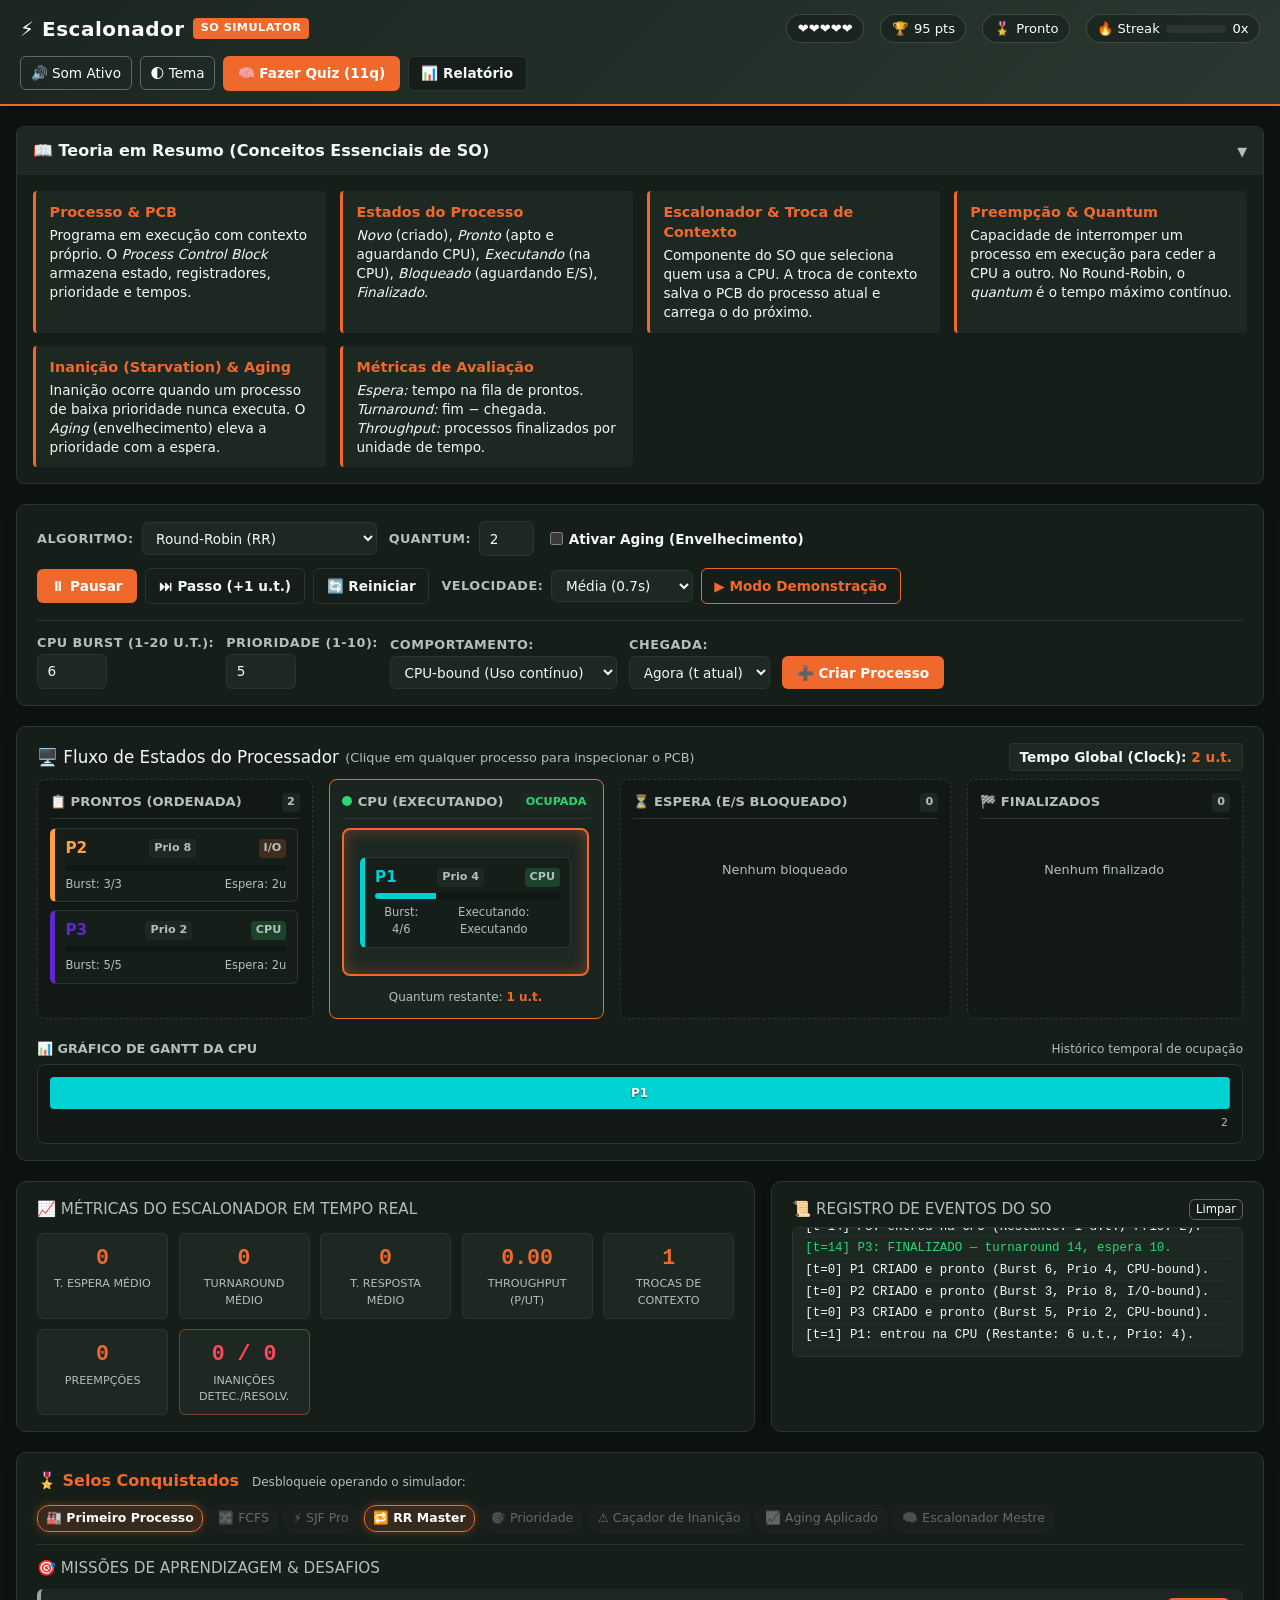
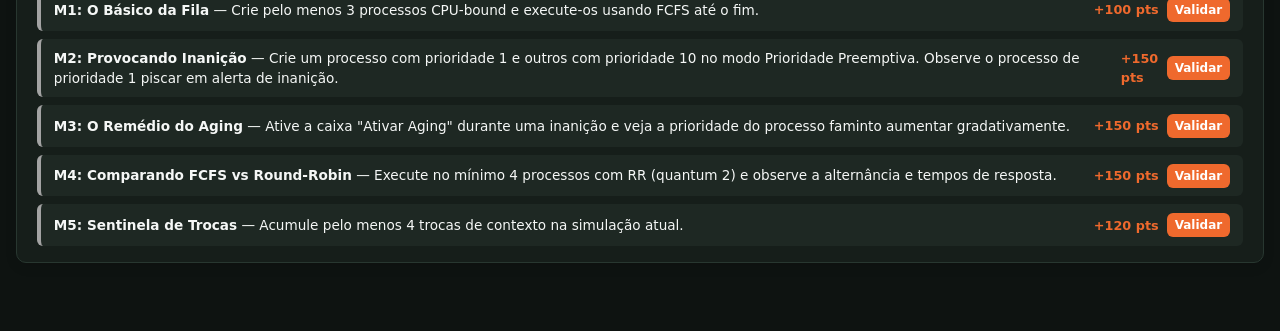
<file: jogos/escalonamento.html>
<!DOCTYPE html>
<html lang="pt-BR" data-theme="dark"><head>
<meta http-equiv="content-type" content="text/html; charset=UTF-8">
  <meta charset="UTF-8">
  <meta name="viewport" content="width=device-width, initial-scale=1.0">
  <title>Escalonador — Gerência de Processos</title>
  <link rel="stylesheet" href="../css/layer.css">
  <link rel="stylesheet" href="../css/styles.css">
  <link rel="stylesheet" href="../css/esc_styles.css">
</head>
<body cz-shortcut-listen="true">

  <!-- ==========================================================================
       CABECALHO FUTURISTA E BARRA SUPERIOR
       ========================================================================== -->
  <header class="futuristic-header">
    <div class="top-bar-flex">
      <div class="brand-title">
        <span>⚡ Escalonador</span>
        <span class="brand-badge">SO Simulator</span>
      </div>

      <!-- Métricas Gamificadas Rápidas -->
      <div class="top-stats-strip">
        <div class="stat-pill" title="Vidas restantes. Recupere com 100% nas missões!">
          <span id="heartsDisplay">❤️❤️❤️❤️❤️</span>
        </div>
        <div class="stat-pill" title="Pontuação Geral">
          <span>🏆</span>
          <span id="scoreDisplay">235 pts</span>
        </div>
        <div class="stat-pill" title="Nível de Perfil (XP)">
          <span>🎖️</span>
          <span id="profileLevelDisplay">Em Execução</span>
        </div>
        <div class="stat-pill" title="Streak de Observações Corretas">
          <span>🔥 Streak</span>
          <div class="streak-bar-wrap">
            <div id="streakBar" class="streak-bar-fill"></div>
          </div>
          <span id="streakCount">0x</span>
        </div>
      </div>

      <!-- Controles de Acessibilidade & Áudio -->
      <div class="control-group">
        <button id="btnSoundToggle" class="btn-icon" aria-label="Alternar Som" title="Ativar/Desativar Som">
          <span id="soundIcon">🔊 Som Ativo</span>
        </button>
        <button id="btnThemeToggle" class="btn-icon" aria-label="Alternar Tema Claro/Escuro" title="Tema Claro / Escuro">
          🌓 Tema
        </button>
        <button id="btnOpenQuiz" class="btn-futuristic" title="Abrir Quiz de Consolidação">
          🧠 Fazer Quiz (11q)
        </button>
        <button id="btnOpenReport" class="btn-secondary-futuristic" title="Abrir Relatório Final">
          📊 Relatório
        </button>
      </div>
    </div>
  </header>

  <main class="app-main">

    <!-- ==========================================================================
         [MODULO 1 - TEORIA] PAINEL TEORIA EM RESUMO (COLAPSÁVEL)
         ========================================================================== -->
    <details class="theory-details" open="">
      <summary class="theory-summary">
        <span>📖 Teoria em Resumo (Conceitos Essenciais de SO)</span>
        <span style="font-size:0.8rem; color:var(--text-sub);">▼</span>
      </summary>
      <div class="theory-grid">
        <div class="theory-card">
          <strong>Processo &amp; PCB</strong>
          Programa em execução com contexto próprio. O <em>Process Control Block</em> armazena estado, registradores, prioridade e tempos.
        </div>
        <div class="theory-card">
          <strong>Estados do Processo</strong>
          <em>Novo</em> (criado), <em>Pronto</em> (apto e aguardando CPU), <em>Executando</em> (na CPU), <em>Bloqueado</em> (aguardando E/S), <em>Finalizado</em>.
        </div>
        <div class="theory-card">
          <strong>Escalonador &amp; Troca de Contexto</strong>
          Componente do SO que seleciona quem usa a CPU. A troca de 
contexto salva o PCB do processo atual e carrega o do próximo.
        </div>
        <div class="theory-card">
          <strong>Preempção &amp; Quantum</strong>
          Capacidade de interromper um processo em execução para ceder a CPU a outro. No Round-Robin, o <em>quantum</em> é o tempo máximo contínuo.
        </div>
        <div class="theory-card">
          <strong>Inanição (Starvation) &amp; Aging</strong>
          Inanição ocorre quando um processo de baixa prioridade nunca executa. O <em>Aging</em> (envelhecimento) eleva a prioridade com a espera.
        </div>
        <div class="theory-card">
          <strong>Métricas de Avaliação</strong>
          <em>Espera:</em> tempo na fila de prontos. <em>Turnaround:</em> fim − chegada. <em>Throughput:</em> processos finalizados por unidade de tempo.
        </div>
      </div>
    </details>

    <!-- ==========================================================================
         [MODULO 2 - SIMULADOR] PAINEL DE CONTROLES, CRIAÇÃO E DEMO
         ========================================================================== -->
    <section class="glass-card">
      <div class="sim-controls-bar">
        <!-- Algoritmo e Opções -->
        <div class="control-group">
          <label class="control-label" for="algoSelect">Algoritmo:</label>
          <select id="algoSelect">
            <option value="fcfs">FCFS (FIFO)</option>
            <option value="sjf">SJF (Não-Preemptivo)</option>
            <option value="srtf">SRTF (SJF Preemptivo)</option>
            <option value="rr" selected="selected">Round-Robin (RR)</option>
            <option value="prio-np">Prioridade (Não-Preemptivo)</option>
            <option value="prio-p">Prioridade (Preemptivo)</option>
            <option value="multilevel">Múltiplas Filas (Prioridades)</option>
          </select>

          <div id="rrQuantumGroup" class="control-group" style="margin-left: 0.25rem;">
            <label class="control-label" for="quantumInput">Quantum:</label>
            <input type="number" id="quantumInput" min="1" max="10" value="2" style="width: 55px;">
          </div>

          <label style="display: flex; align-items: center; gap: 0.35rem; font-size: 0.85rem; cursor: pointer; margin-left: 0.5rem;">
            <input type="checkbox" id="agingCheck">
            <span style="font-weight: 600;">Ativar Aging (Envelhecimento)</span>
          </label>
        </div>

        <!-- Controles de Tempo -->
        <div class="control-group">
          <button id="btnPlayPause" class="btn-futuristic">⏸ Pausar</button>
          <button id="btnStep" class="btn-secondary-futuristic" title="Executar exatamente 1 unidade de tempo">⏭ Passo (+1 u.t.)</button>
          <button id="btnReset" class="btn-secondary-futuristic" title="Reiniciar toda a simulação">🔄 Reiniciar</button>

          <label class="control-label" for="speedSelect" style="margin-left: 0.25rem;">Velocidade:</label>
          <select id="speedSelect">
            <option value="1200">Lenta (1.2s)</option>
            <option value="700" selected="selected">Média (0.7s)</option>
            <option value="250">Rápida (0.25s)</option>
          </select>

          <button id="btnDemoModal" class="btn-secondary-futuristic" style="border-color: var(--accent-orange); color: var(--accent-orange);">
            ▶ Modo Demonstração
          </button>
        </div>
      </div>

      <!-- Barra de Criação de Processos -->
      <div style="margin-top: 1rem; padding-top: 0.75rem; border-top: 1px solid var(--surface-border); display: flex; flex-wrap: wrap; gap: 0.75rem; align-items: flex-end;">
        <div>
          <label class="control-label" style="display:block; margin-bottom: 2px;">CPU Burst (1-20 u.t.):</label>
          <input type="number" id="newBurstInput" min="1" max="20" value="6" style="width: 70px;">
        </div>
        <div>
          <label class="control-label" style="display:block; margin-bottom: 2px;">Prioridade (1-10):</label>
          <input type="number" id="newPrioInput" min="1" max="10" value="5" style="width: 70px;" title="10 = Mais alta prioridade">
        </div>
        <div>
          <label class="control-label" style="display:block; margin-bottom: 2px;">Comportamento:</label>
          <select id="newTypeSelect">
            <option value="cpu" selected="selected">CPU-bound (Uso contínuo)</option>
            <option value="io">I/O-bound (Bloqueia p/ E/S)</option>
          </select>
        </div>
        <div>
          <label class="control-label" style="display:block; margin-bottom: 2px;">Chegada:</label>
          <select id="newArrivalSelect">
            <option value="0" selected="selected">Agora (t atual)</option>
            <option value="3">Em +3 u.t.</option>
            <option value="6">Em +6 u.t.</option>
            <option value="10">Em +10 u.t.</option>
          </select>
        </div>
        <button id="btnCreateProcess" class="btn-futuristic" style="height: 33px;">
          ➕ Criar Processo
        </button>
      </div>
    </section>

    <!-- ==========================================================================
         [MODULO 2 - SIMULADOR] ARENA DE EXECUÇÃO CENTRAL
         ========================================================================== -->
    <section class="glass-card">
      <div style="display: flex; justify-content: space-between; align-items: center; margin-bottom: 0.5rem;">
        <h3 style="margin: 0; font-size: 1.05rem; display: flex; align-items: center; gap: 0.4rem;">
          <span>🖥️ Fluxo de Estados do Processador</span>
          <span style="font-size: 0.8rem; font-weight: normal; color: var(--text-sub);">(Clique em qualquer processo para inspecionar o PCB)</span>
        </h3>
        <span style="font-size: 0.85rem; font-weight: bold; background: var(--surface-elevated); padding: 3px 10px; border-radius: 4px; border: 1px solid var(--surface-border);">
          Tempo Global (Clock): <strong id="clockDisplay" style="color:var(--accent-orange);">22 u.t.</strong>
        </span>
      </div>

      <div class="scheduler-arena">
        <!-- Fila de Prontos (Sempre ordenada pelo critério ativo) -->
        <div class="arena-column">
          <div class="column-header">
            <span>📋 Prontos (Ordenada)</span>
            <span id="readyCountBadge" class="pcb-tag">0</span>
          </div>
          <div id="readyQueueContainer" class="column-body"><span style="color:var(--text-sub); font-size:0.8rem; text-align:center; margin-top:2rem;">Fila vazia</span></div>
        </div>

        <!-- CPU: Processo em Execução -->
        <div class="arena-column" style="background: rgba(54, 76, 65, 0.15); border-style: solid; border-color: var(--accent);">
          <div class="column-header">
            <span><span class="cpu-pulse-indicator"></span>CPU (Executando)</span>
            <span id="cpuStatusTag" class="pcb-tag" style="color: var(--text-sub);">OCIOSA</span>
          </div>
          <div class="column-body" style="justify-content: center;">
            <div id="cpuSlot" class="cpu-active-slot"><span class="cpu-idle-text">CPU Ociosa (Aguardando processos prontos)</span></div>
            <div id="cpuQuantumNotice" style="font-size: 0.75rem; text-align: center; color: var(--text-sub); margin-top: 4px; display: none;">
              Quantum restante: <strong id="quantumRemainDisplay" style="color:var(--accent-orange);">2 u.t.</strong>
            </div>
          </div>
        </div>

        <!-- Fila de Espera (Bloqueados por E/S) -->
        <div class="arena-column">
          <div class="column-header">
            <span>⏳ Espera (E/S Bloqueado)</span>
            <span id="waitCountBadge" class="pcb-tag">0</span>
          </div>
          <div id="waitQueueContainer" class="column-body"><span style="color:var(--text-sub); font-size:0.8rem; text-align:center; margin-top:2rem;">Nenhum bloqueado</span></div>
        </div>

        <!-- Finalizados -->
        <div class="arena-column">
          <div class="column-header">
            <span>🏁 Finalizados</span>
            <span id="finishedCountBadge" class="pcb-tag">3</span>
          </div>
          <div id="finishedQueueContainer" class="column-body"><div class="pcb-chip" style="border-left-color: rgb(95, 39, 205);">
        <div class="pcb-chip-top">
          <span class="pcb-id" style="color:#5f27cd">P3</span>
          <span class="pcb-tag">Prio 2</span>
          <span class="pcb-tag" style="background:rgba(46, 213, 115, 0.2)">
            CPU
          </span>
        </div>
        <div class="pcb-prog-bg">
          <div class="pcb-prog-fill" style="width: 100%; background:#5f27cd"></div>
        </div>
        <div class="pcb-details-row">
          <span>Burst: 0/5</span>
          <span>Fim: Fim</span>
        </div>
      </div><div class="pcb-chip" style="border-left-color: rgb(0, 210, 211);">
        <div class="pcb-chip-top">
          <span class="pcb-id" style="color:#00d2d3">P1</span>
          <span class="pcb-tag">Prio 4</span>
          <span class="pcb-tag" style="background:rgba(46, 213, 115, 0.2)">
            CPU
          </span>
        </div>
        <div class="pcb-prog-bg">
          <div class="pcb-prog-fill" style="width: 100%; background:#00d2d3"></div>
        </div>
        <div class="pcb-details-row">
          <span>Burst: 0/6</span>
          <span>Fim: Fim</span>
        </div>
      </div><div class="pcb-chip" style="border-left-color: rgb(255, 159, 67);">
        <div class="pcb-chip-top">
          <span class="pcb-id" style="color:#ff9f43">P2</span>
          <span class="pcb-tag">Prio 8</span>
          <span class="pcb-tag" style="background:rgba(239, 105, 45, 0.2)">
            I/O
          </span>
        </div>
        <div class="pcb-prog-bg">
          <div class="pcb-prog-fill" style="width: 100%; background:#ff9f43"></div>
        </div>
        <div class="pcb-details-row">
          <span>Burst: 0/3</span>
          <span>Fim: Fim</span>
        </div>
      </div></div>
        </div>
      </div>

      <!-- Gráfico de Gantt em Tempo Real -->
      <div style="margin-top: 1.25rem;">
        <div style="display: flex; justify-content: space-between; align-items: center; margin-bottom: 0.35rem;">
          <span style="font-size: 0.8rem; font-weight: bold; text-transform: uppercase; color: var(--text-sub);">
            📊 Gráfico de Gantt da CPU
          </span>
          <span style="font-size: 0.75rem; color: var(--text-sub);">Histórico temporal de ocupação</span>
        </div>
        <div class="gantt-container">
          <div id="ganttStrip" class="gantt-strip"><div class="gantt-block" style="width: 9.09091%; background-color: rgb(0, 210, 211);" title="P1: 2 u.t. (de t=0 a t=2)">P1</div><div class="gantt-block" style="width: 9.09091%; background-color: rgb(255, 159, 67);" title="P2: 2 u.t. (de t=2 a t=4)">P2</div><div class="gantt-block" style="width: 9.09091%; background-color: rgb(95, 39, 205);" title="P3: 2 u.t. (de t=4 a t=6)">P3</div><div class="gantt-block" style="width: 9.09091%; background-color: rgb(0, 210, 211);" title="P1: 2 u.t. (de t=6 a t=8)">P1</div><div class="gantt-block" style="width: 4.54545%; background-color: rgb(255, 159, 67);" title="P2: 1 u.t. (de t=8 a t=9)">P2</div><div class="gantt-block" style="width: 9.09091%; background-color: rgb(95, 39, 205);" title="P3: 2 u.t. (de t=9 a t=11)">P3</div><div class="gantt-block" style="width: 9.09091%; background-color: rgb(0, 210, 211);" title="P1: 2 u.t. (de t=11 a t=13)">P1</div><div class="gantt-block" style="width: 4.54545%; background-color: rgb(95, 39, 205);" title="P3: 1 u.t. (de t=13 a t=14)">P3</div><div class="gantt-block" style="width: 36.3636%; background-color: rgb(51, 51, 51);" title="OCIOSA: 8 u.t. (de t=14 a t=22)">OCIOSA</div></div>
          <div id="ganttTicks" class="gantt-ticks"><div class="gantt-tick-item" style="width: 9.09091%;">2</div><div class="gantt-tick-item" style="width: 9.09091%;">4</div><div class="gantt-tick-item" style="width: 9.09091%;">6</div><div class="gantt-tick-item" style="width: 9.09091%;">8</div><div class="gantt-tick-item" style="width: 4.54545%;">9</div><div class="gantt-tick-item" style="width: 9.09091%;">11</div><div class="gantt-tick-item" style="width: 9.09091%;">13</div><div class="gantt-tick-item" style="width: 4.54545%;">14</div><div class="gantt-tick-item" style="width: 36.3636%;">22</div></div>
        </div>
      </div>
    </section>

    <!-- ==========================================================================
         [MODULO 2 - SIMULADOR] MÉTRICAS AO VIVO & REGISTRO DE EVENTOS (LOG)
         ========================================================================== -->
    <div style="display: grid; grid-template-columns: 1.5fr 1fr; gap: 1rem;">
      <!-- Painel de Métricas -->
      <section class="glass-card">
        <h4 style="margin: 0 0 0.75rem 0; font-size: 0.95rem; color: var(--text-sub); text-transform: uppercase;">
          📈 Métricas do Escalonador em Tempo Real
        </h4>
        <div class="metrics-grid">
          <div class="metric-card">
            <div id="metricAvgWait" class="metric-num">8.0</div>
            <div class="metric-lbl">T. Espera Médio</div>
          </div>
          <div class="metric-card">
            <div id="metricAvgTurnaround" class="metric-num">12.0</div>
            <div class="metric-lbl">Turnaround Médio</div>
          </div>
          <div class="metric-card">
            <div id="metricAvgResponse" class="metric-num">3.0</div>
            <div class="metric-lbl">T. Resposta Médio</div>
          </div>
          <div class="metric-card">
            <div id="metricThroughput" class="metric-num">0.14</div>
            <div class="metric-lbl">Throughput (p/ut)</div>
          </div>
          <div class="metric-card">
            <div id="metricContextSwitches" class="metric-num">12</div>
            <div class="metric-lbl">Trocas de Contexto</div>
          </div>
          <div class="metric-card">
            <div id="metricPreemptions" class="metric-num">4</div>
            <div class="metric-lbl">Preempções</div>
          </div>
          <div class="metric-card" style="border-color: rgba(239, 105, 45, 0.4);">
            <div id="metricStarvations" class="metric-num" style="color: #ff4757;">0 / 0</div>
            <div class="metric-lbl">Inanições Detec./Resolv.</div>
          </div>
        </div>
      </section>

      <!-- Registro de Eventos (Log Rolante) -->
      <section class="glass-card">
        <div style="display: flex; justify-content: space-between; align-items: center; margin-bottom: 0.4rem;">
          <h4 style="margin: 0; font-size: 0.95rem; color: var(--text-sub); text-transform: uppercase;">
            📜 Registro de Eventos do SO
          </h4>
          <button id="btnClearLog" class="btn-icon" style="font-size:0.72rem; padding: 1px 6px;">Limpar</button>
        </div>
        <div id="eventLogBox" class="log-box">
          <div class="log-entry"><span class="log-time">[t=0]</span> Simulador iniciado. Pronto para escalonamento.</div>
        <div class="log-entry">[t=0] P1 CRIADO e pronto (Burst 6, Prio 4, CPU-bound).</div><div class="log-entry">[t=0] P2 CRIADO e pronto (Burst 3, Prio 8, I/O-bound).</div><div class="log-entry">[t=0] P3 CRIADO e pronto (Burst 5, Prio 2, CPU-bound).</div><div class="log-entry">[t=1] P1: entrou na CPU (Restante: 6 u.t., Prio: 4).</div><div class="log-entry log-warn">[t=3] P1 PREEMPTADO: fim de quantum (Round-Robin).</div><div class="log-entry">[t=3] P2: entrou na CPU (Restante: 3 u.t., Prio: 8).</div><div class="log-entry log-warn">[t=4] P2: BLOQUEADO por E/S (aguardará 3 u.t.).</div><div class="log-entry">[t=5] P3: entrou na CPU (Restante: 5 u.t., Prio: 2).</div><div class="log-entry log-success">[t=7] P2: concluiu E/S e retornou para a Fila de Prontos.</div><div class="log-entry log-warn">[t=7] P3 PREEMPTADO: fim de quantum (Round-Robin).</div><div class="log-entry">[t=7] P1: entrou na CPU (Restante: 4 u.t., Prio: 4).</div><div class="log-entry log-warn">[t=9] P1 PREEMPTADO: fim de quantum (Round-Robin).</div><div class="log-entry">[t=9] P2: entrou na CPU (Restante: 1 u.t., Prio: 8).</div><div class="log-entry log-success">[t=9] P2: FINALIZADO — turnaround 9, espera 6.</div><div class="log-entry">[t=10] P3: entrou na CPU (Restante: 3 u.t., Prio: 2).</div><div class="log-entry log-warn">[t=12] P3 PREEMPTADO: fim de quantum (Round-Robin).</div><div class="log-entry">[t=12] P1: entrou na CPU (Restante: 2 u.t., Prio: 4).</div><div class="log-entry log-success">[t=13] P1: FINALIZADO — turnaround 13, espera 8.</div><div class="log-entry">[t=14] P3: entrou na CPU (Restante: 1 u.t., Prio: 2).</div><div class="log-entry log-success">[t=14] P3: FINALIZADO — turnaround 14, espera 10.</div></div>
      </section>
    </div>

    <!-- ==========================================================================
         [MODULO 3 - GAMIFICAÇÃO] MISSÕES, SELOS E PROGRESSÃO
         ========================================================================== -->
    <section class="glass-card">
      <div class="gamification-bar">
        <div>
          <span style="font-weight: 700; font-size: 1rem; color: var(--accent-orange);">🎖️ Selos Conquistados</span>
          <span style="font-size: 0.75rem; color: var(--text-sub); margin-left: 0.5rem;">Desbloqueie operando o simulador:</span>
        </div>
        <div class="badges-row">
          <div id="badge-primeiro" class="badge-item unlocked" title="Criar o primeiro processo">🏭 Primeiro Processo</div>
          <div id="badge-fcfs" class="badge-item" title="Concluir 3 processos com FCFS">🔀 FCFS</div>
          <div id="badge-sjf" class="badge-item" title="Executar com algoritmo SJF">⚡ SJF Pro</div>
          <div id="badge-rr" class="badge-item unlocked" title="Executar com Round-Robin">🔁 RR Master</div>
          <div id="badge-prio" class="badge-item" title="Executar algoritmo de Prioridade">🎯 Prioridade</div>
          <div id="badge-inanicao" class="badge-item" title="Detectar um processo em inanição">⚠️ Caçador de Inanição</div>
          <div id="badge-aging" class="badge-item" title="Resolver inanição ativando aging">📈 Aging Aplicado</div>
          <div id="badge-mestre" class="badge-item" title="Completar todas as missões">🧠 Escalonador Mestre</div>
        </div>
      </div>

      <h4 style="margin: 0 0 0.6rem 0; font-size: 0.95rem; color: var(--text-sub); text-transform: uppercase;">
        🎯 Missões de Aprendizagem &amp; Desafios
      </h4>
      <div class="missions-list">
        <div id="mission-m1" class="mission-row">
          <div>
            <strong>M1: O Básico da Fila</strong> — Crie pelo menos 3 processos CPU-bound e execute-os usando FCFS até o fim.
          </div>
          <div style="display: flex; align-items: center; gap: 0.5rem;">
            <span class="mission-pts">+100 pts</span>
            <button class="btn-futuristic" onclick="window.simGame.checkMission(1)" style="font-size:0.75rem; padding: 3px 8px;">Validar</button>
          </div>
        </div>

        <div id="mission-m2" class="mission-row">
          <div>
            <strong>M2: Provocando Inanição</strong> — Crie um processo 
com prioridade 1 e outros com prioridade 10 no modo Prioridade 
Preemptiva. Observe o processo de prioridade 1 piscar em alerta de 
inanição.
          </div>
          <div style="display: flex; align-items: center; gap: 0.5rem;">
            <span class="mission-pts">+150 pts</span>
            <button class="btn-futuristic" onclick="window.simGame.checkMission(2)" style="font-size:0.75rem; padding: 3px 8px;">Validar</button>
          </div>
        </div>

        <div id="mission-m3" class="mission-row">
          <div>
            <strong>M3: O Remédio do Aging</strong> — Ative a caixa "Ativar Aging" durante uma inanição e veja a prioridade do processo faminto aumentar gradativamente.
          </div>
          <div style="display: flex; align-items: center; gap: 0.5rem;">
            <span class="mission-pts">+150 pts</span>
            <button class="btn-futuristic" onclick="window.simGame.checkMission(3)" style="font-size:0.75rem; padding: 3px 8px;">Validar</button>
          </div>
        </div>

        <div id="mission-m4" class="mission-row">
          <div>
            <strong>M4: Comparando FCFS vs Round-Robin</strong> — Execute no mínimo 4 processos com RR (quantum 2) e observe a alternância e tempos de resposta.
          </div>
          <div style="display: flex; align-items: center; gap: 0.5rem;">
            <span class="mission-pts">+150 pts</span>
            <button class="btn-futuristic" onclick="window.simGame.checkMission(4)" style="font-size:0.75rem; padding: 3px 8px;">Validar</button>
          </div>
        </div>

        <div id="mission-m5" class="mission-row">
          <div>
            <strong>M5: Sentinela de Trocas</strong> — Acumule pelo menos 4 trocas de contexto na simulação atual.
          </div>
          <div style="display: flex; align-items: center; gap: 0.5rem;">
            <span class="mission-pts">+120 pts</span>
            <button class="btn-futuristic" onclick="window.simGame.checkMission(5)" style="font-size:0.75rem; padding: 3px 8px;">Validar</button>
          </div>
        </div>
      </div>
    </section>

  </main>

  <!-- ==========================================================================
       MODAIS
       ========================================================================== -->

  <!-- Modal PCB (Inspecionar Processo) -->
  <div id="modalPCB" class="modal-backdrop" style="display: none;">
    <div class="modal-box">
      <div class="modal-title">
        <span>📑 Bloco de Controle de Processo (PCB)</span>
        <button class="close-modal-btn" onclick="document.getElementById('modalPCB').style.display='none'">×</button>
      </div>
      <div id="pcbContentDetails" style="margin-top: 1rem; line-height: 1.6; font-size: 0.9rem;">
        <!-- Injetado dinamicamente -->
      </div>
    </div>
  </div>

  <!-- Modal Modo Demonstração -->
  <div id="modalDemo" class="modal-backdrop" style="display: none;">
    <div class="modal-box">
      <div class="modal-title">
        <span>▶ Cenários de Demonstração Guiada</span>
        <button class="close-modal-btn" onclick="document.getElementById('modalDemo').style.display='none'">×</button>
      </div>
      <p style="font-size: 0.88rem; color: var(--text-sub);">
        Carregue um cenário pedagógico pronto para observar o comportamento clássico dos algoritmos passo a passo:
      </p>

      <div style="display: flex; flex-direction: column; gap: 0.75rem; margin-top: 1rem;">
        <div style="background: var(--surface-elevated); padding: 0.8rem; border-radius: 6px; border-left: 4px solid var(--accent-orange);">
          <strong style="color:var(--text-main);">Cenário 1: Inanição Extrema por Prioridade</strong>
          <p style="font-size: 0.82rem; margin: 0.3rem 0 0.5rem 0; color: var(--text-sub);">
            Cria P1 (prioridade 1) e vários processos consecutivos de 
prioridade 10. P1 fica preso na fila sem nunca receber a CPU até sofrer 
inanição.
          </p>
          <button class="btn-futuristic" onclick="window.simGame.loadScenario(1)">Carregar Cenário 1</button>
        </div>

        <div style="background: var(--surface-elevated); padding: 0.8rem; border-radius: 6px; border-left: 4px solid #2ed573;">
          <strong style="color:var(--text-main);">Cenário 2: FCFS vs Round-Robin</strong>
          <p style="font-size: 0.82rem; margin: 0.3rem 0 0.5rem 0; color: var(--text-sub);">
            Carrega um processo longo (burst 14) seguido de 3 processos 
curtos (burst 2). Demonstra o efeito comboio no FCFS versus o 
compartilhamento justo no RR (quantum 2).
          </p>
          <button class="btn-futuristic" onclick="window.simGame.loadScenario(2)">Carregar Cenário 2</button>
        </div>

        <div style="background: var(--surface-elevated); padding: 0.8rem; border-radius: 6px; border-left: 4px solid var(--p-cyan);">
          <strong style="color:var(--text-main);">Cenário 3: SJF na Prática (Shortest Job First)</strong>
          <p style="font-size: 0.82rem; margin: 0.3rem 0 0.5rem 0; color: var(--text-sub);">
            Vários processos com tempos de CPU variados (10, 3, 2, 6, 
1). Demonstra a ordenação ótima para minimizar o tempo de espera médio.
          </p>
          <button class="btn-futuristic" onclick="window.simGame.loadScenario(3)">Carregar Cenário 3</button>
        </div>
      </div>
    </div>
  </div>

  <!-- Modal Relatório Final -->
  <div id="modalReport" class="modal-backdrop" style="display: none;">
    <div class="modal-box" style="max-width: 760px;">
      <div class="modal-title">
        <span>📊 Relatório Geral da Sessão de Escalonamento</span>
        <button class="close-modal-btn" onclick="document.getElementById('modalReport').style.display='none'">×</button>
      </div>

      <div id="reportSummaryStats" style="margin-top: 1rem;">
        <!-- Métricas gerais -->
      </div>

      <h4 style="margin: 1.25rem 0 0.4rem 0; font-size: 0.95rem; color: var(--accent-orange);">Tabela de Processos Finalizados</h4>
      <div style="overflow-x: auto;">
        <table class="report-table">
          <thead>
            <tr>
              <th>Processo</th>
              <th>Tipo</th>
              <th>Chegada</th>
              <th>Burst Total</th>
              <th>T. Espera</th>
              <th>Turnaround</th>
              <th>T. Resposta</th>
            </tr>
          </thead>
          <tbody id="reportTableBody">
            <!-- Linhas de tabela -->
          </tbody>
        </table>
      </div>

      <div style="background: var(--surface-elevated); padding: 0.85rem; border-radius: 6px; margin-top: 1rem; border-left: 4px solid var(--accent-orange);">
        <strong style="color: var(--accent-orange);">Conclusão Teórica:</strong>
        <p style="font-size: 0.84rem; margin: 0.3rem 0 0 0; line-height: 1.45;">
          Em um escalonamento por prioridades fixas sem envelhecimento, 
processos de baixa prioridade podem sofrer inanição permanente na 
presença de fluxo constante de processos com maior prioridade. O <strong>aging</strong>
 é a solução clássica da engenharia de sistemas operacionais, elevando a
 prioridade proporcionalmente ao tempo de espera até garantir a 
execução.
        </p>
      </div>

      <div style="margin-top: 1.25rem; display: flex; justify-content: flex-end; gap: 0.75rem;">
        <button class="btn-secondary-futuristic" onclick="window.print()">🖨️ Imprimir / Salvar em PDF</button>
        <button class="btn-futuristic" onclick="document.getElementById('modalReport').style.display='none'; document.getElementById('modalQuiz').style.display='flex';">Ir para o Quiz ➜</button>
      </div>
    </div>
  </div>

  <!-- Modal Quiz de Consolidação (11 Questões, 1 por tela) -->
  <div id="modalQuiz" class="modal-backdrop" style="display: none;">
    <div class="modal-box" style="max-width: 620px;">
      <div class="modal-title">
        <span id="quizHeaderTitle">🧠 Quiz de Fixação: Questão 1 / 11</span>
        <button class="close-modal-btn" onclick="document.getElementById('modalQuiz').style.display='none'">×</button>
      </div>

      <div id="quizQuestionBody" style="margin-top: 1rem;">
        <p id="quizQuestionText" style="font-weight: 600; font-size: 1.05rem; line-height: 1.4;"></p>
        <div id="quizOptionsContainer" class="quiz-options">
          <!-- Opções embaralhadas -->
        </div>
        <div id="quizFeedbackBox" class="feedback-box" style="display: none;">
          <div id="quizFeedbackTitle" style="font-weight: 700; margin-bottom: 3px;"></div>
          <div id="quizFeedbackText"></div>
        </div>
        <div style="margin-top: 1.25rem; display: flex; justify-content: flex-end;">
          <button id="btnQuizNext" class="btn-futuristic" style="display: none;">Avançar Questão ➜</button>
        </div>
      </div>

      <div id="quizResultView" style="display: none; text-align: center; padding: 1.5rem 0;">
        <h3 style="font-size: 1.6rem; color: var(--accent-orange); margin: 0 0 0.5rem 0;">Resultado do Quiz</h3>
        <p id="quizResultScore" style="font-size: 1.2rem; font-weight: bold; margin: 0.5rem 0 1.5rem 0;"></p>
        <div style="display: flex; justify-content: center; gap: 1rem;">
          <button class="btn-secondary-futuristic" onclick="window.simQuiz.restartQuiz()">🔄 Refazer Quiz</button>
          <button class="btn-futuristic" onclick="document.getElementById('modalQuiz').style.display='none'">Voltar à Simulação</button>
        </div>
      </div>
    </div>
  </div>

  <!-- SCRIPT DO fixed shell (carregado conforme especificação do sistema) -->
  

  <!-- ==========================================================================
       LÓGICA JAVASCRIPT MODULAR
       ========================================================================== -->
  <script>
  (function () {
    'use strict';

    /* ==========================================================================
       [SISTEMA DE SOM SINTETIZADO COM WEB AUDIO API]
       Sem arquivos externos; acessível e pode ser mutado a qualquer momento
       ========================================================================== */
    let audioCtx = null;
    let isSoundMuted = false;

    function playTone(freq, type = 'sine', duration = 0.1, gainVal = 0.08) {
      if (isSoundMuted) return;
      try {
        if (!audioCtx) {
          const AudioContext = window.AudioContext || window.webkitAudioContext;
          if (AudioContext) audioCtx = new AudioContext();
        }
        if (audioCtx && audioCtx.state === 'suspended') {
          audioCtx.resume();
        }
        if (!audioCtx) return;

        const osc = audioCtx.createOscillator();
        const gain = audioCtx.createGain();
        osc.type = type;
        osc.frequency.setValueAtTime(freq, audioCtx.currentTime);
        gain.gain.setValueAtTime(gainVal, audioCtx.currentTime);
        gain.gain.exponentialRampToValueAtTime(0.0001, audioCtx.currentTime + duration);

        osc.connect(gain);
        gain.connect(audioCtx.destination);
        osc.start();
        osc.stop(audioCtx.currentTime + duration);
      } catch (e) {
        // Ignorar se o navegador bloquear autoplay
      }
    }

    const sound = {
      tick: () => playTone(300, 'square', 0.03, 0.02),
      startProcess: () => playTone(520, 'sine', 0.12, 0.05),
      preempt: () => { playTone(440, 'triangle', 0.08, 0.06); setTimeout(() => playTone(330, 'triangle', 0.1, 0.06), 70); },
      finish: () => { playTone(587, 'sine', 0.1, 0.06); setTimeout(() => playTone(880, 'sine', 0.18, 0.06), 90); },
      starve: () => { playTone(240, 'sawtooth', 0.25, 0.07); },
      correct: () => { playTone(523, 'sine', 0.09, 0.08); setTimeout(() => playTone(659, 'sine', 0.14, 0.08), 80); },
      wrong: () => { playTone(180, 'sawtooth', 0.2, 0.09); }
    };

    /* Paleta de Cores para Processos */
    const PROCESS_COLORS = [
      '#00d2d3', '#ff9f43', '#5f27cd', '#10ac84', '#ee5253',
      '#2e86de', '#e056fd', '#00cec9', '#f0932b', '#686de0'
    ];

    /* ==========================================================================
       [ESTADO DO SIMULADOR & GAMIFICAÇÃO]
       ========================================================================== */
    const state = {
      clock: 0,
      isRunning: true,
      stepInterval: null,
      speedMs: 700,
      nextPid: 1,

      // Algoritmo atual
      algorithm: 'rr', // 'fcfs', 'sjf', 'srtf', 'rr', 'prio-np', 'prio-p', 'multilevel'
      quantum: 2,
      agingEnabled: false,

      // Filas do SO
      readyQueue: [],
      cpuRunning: null,      // Processo atual ou null
      cpuQuantumLeft: 2,
      waitQueue: [],
      finishedQueue: [],
      pendingArrivals: [],   // Processos agendados para chegar no futuro

      // Histórico do Gantt [{pid, color, name, start, duration}]
      ganttHistory: [],

      // Métricas acumuladas
      contextSwitches: 0,
      preemptions: 0,
      starvationsDetected: 0,
      starvationsResolved: 0,

      // Gamificação
      score: 0,
      lives: 5,
      streak: 0,
      highestStreak: 0,
      profileLevelIndex: 0,
      missionsCompleted: { 1: false, 2: false, 3: false, 4: false, 5: false },
      unlockedBadges: new Set()
    };

    const PROFILE_LEVELS = [
      'Processo Novo',
      'Pronto',
      'Em Execução',
      'Prioridade Alta',
      'Escalonador Mestre'
    ];

    /* ==========================================================================
       CLASSE DO PROCESSO (PCB)
       ========================================================================== */
    class Process {
      constructor(pid, burst, priority, isIO, arrivalTime) {
        this.pid = pid;
        this.name = 'P' + pid;
        this.color = PROCESS_COLORS[(pid - 1) % PROCESS_COLORS.length];
        this.burstTotal = burst;
        this.burstRemaining = burst;
        this.priority = priority;          // 1 a 10 (10 mais alta)
        this.basePriority = priority;      // Para recuperar se aging for desligado
        this.isIO = isIO;                  // booleano
        this.arrivalTime = arrivalTime;

        // Métricas individuais
        this.firstExecutedTime = null;     // para cálculo do tempo de resposta
        this.finishedTime = null;
        this.waitTime = 0;                 // tempo total que passou na fila de prontos
        this.timeInCurrentWait = 0;        // tempo contínuo aguardando na fila de prontos (para inanição)
        this.isStarving = false;

        // Estado interno de E/S
        this.ioInterval = isIO ? Math.max(2, Math.floor(burst / 2)) : 9999;
        this.ioTimeRemaining = 0;
        this.runStreakSinceIO = 0;
      }
    }

    /* ==========================================================================
       [MODULO 2 - SIMULADOR] ORDENAÇÃO DA FILA DE PRONTOS CONFORME ALGORITMO
       ========================================================================== */
    function sortReadyQueue() {
      const algo = state.algorithm;

      state.readyQueue.sort((a, b) => {
        if (algo === 'fcfs') {
          return a.arrivalTime - b.arrivalTime;
        } else if (algo === 'sjf') {
          // Menor burst total (não-preemptivo escolhe pelo burst total)
          return a.burstTotal - b.burstTotal || a.arrivalTime - b.arrivalTime;
        } else if (algo === 'srtf') {
          // Menor burst restante
          return a.burstRemaining - b.burstRemaining || a.arrivalTime - b.arrivalTime;
        } else if (algo === 'rr') {
          // No Round-Robin, a ordem é estritamente FIFO da fila de prontos
          return 0; // mantém a ordem da fila
        } else if (algo === 'prio-np' || algo === 'prio-p') {
          // Maior prioridade primeiro (10 > 1)
          return b.priority - a.priority || a.arrivalTime - b.arrivalTime;
        } else if (algo === 'multilevel') {
          // Múltiplas filas por faixas de prioridade
          return b.priority - a.priority || a.burstRemaining - b.burstRemaining;
        }
        return 0;
      });
    }

    /* ==========================================================================
       CRIAR NOVO PROCESSO
       ========================================================================== */
    function createProcess(burst, priority, isIO, arrivalOffset = 0) {
      const pid = state.nextPid++;
      const arrival = state.clock + parseInt(arrivalOffset || 0, 10);
      const proc = new Process(pid, burst, priority, isIO, arrival);

      if (arrivalOffset > 0) {
        state.pendingArrivals.push(proc);
        logMessage(`[t=${state.clock}] ${proc.name} agendado para chegar em t=${arrival} (Burst ${burst}, Prio ${priority}, ${isIO ? 'I/O' : 'CPU'}).`);
      } else {
        state.readyQueue.push(proc);
        sortReadyQueue();
        logMessage(`[t=${state.clock}] ${proc.name} CRIADO e pronto (Burst ${burst}, Prio ${priority}, ${isIO ? 'I/O-bound' : 'CPU-bound'}).`);
      }

      unlockBadge('primeiro');
      addPoints(15, 'Processo Criado');
      sound.startProcess();
      renderAll();
      return proc;
    }

    /* ==========================================================================
       LOG DE EVENTOS
       ========================================================================== */
    function logMessage(text, type = 'normal') {
      const box = document.getElementById('eventLogBox');
      if (!box) return;
      const el = document.createElement('div');
      el.className = 'log-entry';
      if (type === 'warn') el.classList.add('log-warn');
      if (type === 'alert') el.classList.add('log-alert');
      if (type === 'success') el.classList.add('log-success');
      el.textContent = text;
      box.appendChild(el);
      box.scrollTop = box.scrollHeight;
    }

    /* ==========================================================================
       NÚCLEO DO SIMULADOR (TICK / PASSO DE RELÓGIO)
       ========================================================================== */
    function pauseWhenAllProcessesFinish() {
      const allProcessesFinished =
        !state.cpuRunning &&
        state.readyQueue.length === 0 &&
        state.waitQueue.length === 0 &&
        state.pendingArrivals.length === 0 &&
        state.finishedQueue.length > 0;

      if (!allProcessesFinished || !state.isRunning) return;

      state.isRunning = false;
      document.getElementById('btnPlayPause').textContent = '▶ Continuar';
      logMessage(`[t=${state.clock}] Todos os processos foram finalizados. Simulação pausada.`, 'success');
    }

    function stepSimulation() {
      state.clock++;

      // 1. Verificar Chegadas Agendadas
      const arrived = [];
      const stillPending = [];
      state.pendingArrivals.forEach(p => {
        if (p.arrivalTime <= state.clock) {
          arrived.push(p);
        } else {
          stillPending.push(p);
        }
      });
      state.pendingArrivals = stillPending;
      arrived.forEach(p => {
        state.readyQueue.push(p);
        logMessage(`[t=${state.clock}] ${p.name} CHEGOU ao sistema e entrou na fila de prontos.`, 'success');
      });

      // 2. Processar Fila de Espera (E/S)
      const remainingWait = [];
      state.waitQueue.forEach(p => {
        p.ioTimeRemaining--;
        if (p.ioTimeRemaining <= 0) {
          p.runStreakSinceIO = 0;
          state.readyQueue.push(p);
          logMessage(`[t=${state.clock}] ${p.name}: concluiu E/S e retornou para a Fila de Prontos.`, 'success');
        } else {
          remainingWait.push(p);
        }
      });
      state.waitQueue = remainingWait;

      // 3. Atualizar Espera e Inanição na Fila de Prontos
      // Limite para inanição: espera contínua maior que 16 u.t.
      const starvationThreshold = 16;
      state.readyQueue.forEach(p => {
        p.waitTime++;
        p.timeInCurrentWait++;

        if (p.timeInCurrentWait >= starvationThreshold) {
          if (!p.isStarving) {
            p.isStarving = true;
            state.starvationsDetected++;
            logMessage(`⚠️ POSSÍVEL INANIÇÃO: ${p.name} aguarda há ${p.timeInCurrentWait} u.t. sem executar!`, 'alert');
            sound.starve();
            unlockBadge('inanicao');
          }
        }

        // Se Aging estiver ativo e o processo estiver faminto, aumentar prioridade
        if (state.agingEnabled && p.timeInCurrentWait % 2 === 0 && p.priority < 10) {
          p.priority++;
          logMessage(`[Aging] Prioridade de ${p.name} subiu para ${p.priority} (espera: ${p.timeInCurrentWait} u.t.)`, 'warn');
          unlockBadge('aging');
          state.starvationsResolved++;
        }
      });

      // Ordenar a fila de prontos conforme o algoritmo vigente
      sortReadyQueue();

      // 4. Lógica de Preempção (para SRTF, RR e Prioridade Preemptiva)
      if (state.cpuRunning) {
        let shouldPreempt = false;
        let preemptReason = '';

        if (state.algorithm === 'rr') {
          state.cpuQuantumLeft--;
          if (state.cpuQuantumLeft <= 0 && state.cpuRunning.burstRemaining > 0 && state.readyQueue.length > 0) {
            shouldPreempt = true;
            preemptReason = 'fim de quantum (Round-Robin)';
          }
        } else if (state.algorithm === 'srtf' && state.readyQueue.length > 0) {
          const shortest = state.readyQueue[0];
          if (shortest.burstRemaining < state.cpuRunning.burstRemaining) {
            shouldPreempt = true;
            preemptReason = `chegou ${shortest.name} com menor burst (${shortest.burstRemaining} < ${state.cpuRunning.burstRemaining})`;
          }
        } else if (state.algorithm === 'prio-p' && state.readyQueue.length > 0) {
          const highest = state.readyQueue[0];
          if (highest.priority > state.cpuRunning.priority) {
            shouldPreempt = true;
            preemptReason = `chegou ${highest.name} com maior prioridade (${highest.priority} > ${state.cpuRunning.priority})`;
          }
        } else if (state.algorithm === 'multilevel' && state.readyQueue.length > 0) {
          const top = state.readyQueue[0];
          if (top.priority > state.cpuRunning.priority) {
            shouldPreempt = true;
            preemptReason = `chegou ${top.name} em fila de maior prioridade`;
          }
        }

        if (shouldPreempt) {
          const preempted = state.cpuRunning;
          state.preemptions++;
          state.contextSwitches++;
          state.cpuRunning = null;
          state.readyQueue.push(preempted);
          sortReadyQueue();
          logMessage(`[t=${state.clock}] ${preempted.name} PREEMPTADO: ${preemptReason}.`, 'warn');
          sound.preempt();
        }
      }

      // 5. Se a CPU estiver ociosa e houver processos prontos, escalonar o próximo
      if (!state.cpuRunning && state.readyQueue.length > 0) {
        const next = state.readyQueue.shift();
        state.cpuRunning = next;
        state.cpuQuantumLeft = state.quantum;
        state.contextSwitches++;

        if (next.firstExecutedTime === null) {
          next.firstExecutedTime = state.clock;
        }

        // Se estava faminto, registrou alívio
        if (next.isStarving) {
          next.isStarving = false;
          next.timeInCurrentWait = 0;
          state.starvationsResolved++;
        }

        logMessage(`[t=${state.clock}] ${next.name}: entrou na CPU (Restante: ${next.burstRemaining} u.t., Prio: ${next.priority}).`);
        sound.tick();
      }

      // 6. Execução na CPU (1 unidade de tempo)
      if (state.cpuRunning) {
        const curr = state.cpuRunning;
        curr.burstRemaining--;
        curr.runStreakSinceIO++;

        // Registrar no Gantt
        recordGantt(curr.name, curr.color);

        // Se o processo for I/O-bound e atingiu o intervalo de bloquear
        if (curr.isIO && curr.burstRemaining > 0 && curr.runStreakSinceIO >= curr.ioInterval) {
          curr.ioTimeRemaining = 3; // 3 u.t. de E/S
          curr.timeInCurrentWait = 0;
          state.waitQueue.push(curr);
          state.cpuRunning = null;
          logMessage(`[t=${state.clock}] ${curr.name}: BLOQUEADO por E/S (aguardará 3 u.t.).`, 'warn');
        }
        // Se o processo terminou
        else if (curr.burstRemaining <= 0) {
          curr.finishedTime = state.clock;
          const turnaround = curr.finishedTime - curr.arrivalTime;
          const wait = curr.waitTime;
          state.finishedQueue.push(curr);
          state.cpuRunning = null;
          logMessage(`[t=${state.clock}] ${curr.name}: FINALIZADO — turnaround ${turnaround}, espera ${wait}.`, 'success');
          sound.finish();
          addPoints(30, 'Processo Finalizado');

          // Verificação de selos por algoritmos
          if (state.algorithm === 'fcfs' && state.finishedQueue.length >= 3) unlockBadge('fcfs');
          if (state.algorithm === 'sjf') unlockBadge('sjf');
          if (state.algorithm === 'rr') unlockBadge('rr');
          if (state.algorithm === 'prio-np' || state.algorithm === 'prio-p') unlockBadge('prio');
        }
      } else {
        // CPU Ociosa nesta u.t.
        recordGantt('OCIOSA', '#333333');
      }

      renderAll();
      pauseWhenAllProcessesFinish();
    }

    /* ==========================================================================
       GANTT RECORDING
       ========================================================================== */
    function recordGantt(name, color) {
      const history = state.ganttHistory;
      const last = history[history.length - 1];

      if (last && last.name === name) {
        last.duration++;
      } else {
        history.push({
          name: name,
          color: color,
          start: state.clock - 1,
          duration: 1
        });
      }
    }

    /* ==========================================================================
       CÁLCULO DE MÉTRICAS AO VIVO
       ========================================================================== */
    function calculateMetrics() {
      const finished = state.finishedQueue;
      const totalDone = finished.length;

      let avgWait = 0;
      let avgTurnaround = 0;
      let avgResponse = 0;

      if (totalDone > 0) {
        const sumWait = finished.reduce((acc, p) => acc + p.waitTime, 0);
        const sumTurnaround = finished.reduce((acc, p) => acc + (p.finishedTime - p.arrivalTime), 0);
        const sumResponse = finished.reduce((acc, p) => acc + (p.firstExecutedTime - p.arrivalTime), 0);

        avgWait = (sumWait / totalDone).toFixed(1);
        avgTurnaround = (sumTurnaround / totalDone).toFixed(1);
        avgResponse = (sumResponse / totalDone).toFixed(1);
      }

      const throughput = state.clock > 0 ? (totalDone / state.clock).toFixed(2) : '0.00';

      return {
        avgWait,
        avgTurnaround,
        avgResponse,
        throughput,
        contextSwitches: state.contextSwitches,
        preemptions: state.preemptions,
        starvations: `${state.starvationsDetected} / ${state.starvationsResolved}`
      };
    }

    /* ==========================================================================
       RENDERIZAÇÃO DA ARENA VISUAL E DOM
       ========================================================================== */
    function renderProcessChip(proc, stateLabel) {
      const chip = document.createElement('div');
      chip.className = 'pcb-chip';
      chip.style.borderLeftColor = proc.color;
      if (proc.isStarving) chip.classList.add('starving-chip');

      const percent = Math.min(100, Math.round(((proc.burstTotal - proc.burstRemaining) / proc.burstTotal) * 100));

      chip.innerHTML = `
        <div class="pcb-chip-top">
          <span class="pcb-id" style="color:${proc.color}">${proc.name}</span>
          <span class="pcb-tag">Prio ${proc.priority}</span>
          <span class="pcb-tag" style="background:${proc.isIO ? 'rgba(239, 105, 45, 0.2)' : 'rgba(46, 213, 115, 0.2)'}">
            ${proc.isIO ? 'I/O' : 'CPU'}
          </span>
        </div>
        <div class="pcb-prog-bg">
          <div class="pcb-prog-fill" style="width: ${percent}%; background:${proc.color}"></div>
        </div>
        <div class="pcb-details-row">
          <span>Burst: ${proc.burstRemaining}/${proc.burstTotal}</span>
          <span>${stateLabel}: ${stateLabel === 'Espera' ? proc.waitTime + 'u' : stateLabel}</span>
        </div>
      `;

      chip.addEventListener('click', () => openPCBModal(proc));
      return chip;
    }

    function renderAll() {
      // 1. Relógio
      document.getElementById('clockDisplay').textContent = `${state.clock} u.t.`;

      // 2. Fila de Prontos
      const readyBox = document.getElementById('readyQueueContainer');
      readyBox.innerHTML = '';
      document.getElementById('readyCountBadge').textContent = state.readyQueue.length;
      if (state.readyQueue.length === 0) {
        readyBox.innerHTML = '<span style="color:var(--text-sub); font-size:0.8rem; text-align:center; margin-top:2rem;">Fila vazia</span>';
      } else {
        state.readyQueue.forEach(p => {
          readyBox.appendChild(renderProcessChip(p, 'Espera'));
        });
      }

      // 3. CPU Slot
      const cpuSlot = document.getElementById('cpuSlot');
      const cpuStatusTag = document.getElementById('cpuStatusTag');
      const quantumNotice = document.getElementById('cpuQuantumNotice');

      if (state.cpuRunning) {
        const p = state.cpuRunning;
        cpuStatusTag.textContent = 'OCUPADA';
        cpuStatusTag.style.color = '#2ed573';
        cpuSlot.innerHTML = '';
        const chip = renderProcessChip(p, 'Executando');
        chip.style.width = '100%';
        chip.style.boxSizing = 'border-box';
        cpuSlot.appendChild(chip);

        if (state.algorithm === 'rr') {
          quantumNotice.style.display = 'block';
          document.getElementById('quantumRemainDisplay').textContent = `${state.cpuQuantumLeft} u.t.`;
        } else {
          quantumNotice.style.display = 'none';
        }
      } else {
        cpuStatusTag.textContent = 'OCIOSA';
        cpuStatusTag.style.color = 'var(--text-sub)';
        quantumNotice.style.display = 'none';
        cpuSlot.innerHTML = '<span class="cpu-idle-text">CPU Ociosa (Aguardando processos prontos)</span>';
      }

      // 4. Fila de Espera (E/S)
      const waitBox = document.getElementById('waitQueueContainer');
      waitBox.innerHTML = '';
      document.getElementById('waitCountBadge').textContent = state.waitQueue.length;
      if (state.waitQueue.length === 0) {
        waitBox.innerHTML = '<span style="color:var(--text-sub); font-size:0.8rem; text-align:center; margin-top:2rem;">Nenhum bloqueado</span>';
      } else {
        state.waitQueue.forEach(p => {
          waitBox.appendChild(renderProcessChip(p, `E/S: ${p.ioTimeRemaining}u`));
        });
      }

      // 5. Finalizados
      const finBox = document.getElementById('finishedQueueContainer');
      finBox.innerHTML = '';
      document.getElementById('finishedCountBadge').textContent = state.finishedQueue.length;
      if (state.finishedQueue.length === 0) {
        finBox.innerHTML = '<span style="color:var(--text-sub); font-size:0.8rem; text-align:center; margin-top:2rem;">Nenhum finalizado</span>';
      } else {
        // Exibir os mais recentes no topo
        [...state.finishedQueue].reverse().forEach(p => {
          finBox.appendChild(renderProcessChip(p, 'Fim'));
        });
      }

      // 6. Gantt
      renderGantt();

      // 7. Métricas
      const m = calculateMetrics();
      document.getElementById('metricAvgWait').textContent = m.avgWait;
      document.getElementById('metricAvgTurnaround').textContent = m.avgTurnaround;
      document.getElementById('metricAvgResponse').textContent = m.avgResponse;
      document.getElementById('metricThroughput').textContent = m.throughput;
      document.getElementById('metricContextSwitches').textContent = m.contextSwitches;
      document.getElementById('metricPreemptions').textContent = m.preemptions;
      document.getElementById('metricStarvations').textContent = m.starvations;
    }

    function renderGantt() {
      const strip = document.getElementById('ganttStrip');
      const ticks = document.getElementById('ganttTicks');
      strip.innerHTML = '';
      ticks.innerHTML = '';

      const totalTime = state.clock;
      if (totalTime === 0) {
        strip.innerHTML = '<div style="display:flex; align-items:center; justify-content:center; width:100%; color:var(--text-sub); font-size:0.75rem;">Aguardando execução...</div>';
        return;
      }

      state.ganttHistory.forEach(block => {
        const widthPct = (block.duration / totalTime) * 100;
        const div = document.createElement('div');
        div.className = 'gantt-block';
        div.style.width = widthPct + '%';
        div.style.backgroundColor = block.color;
        div.title = `${block.name}: ${block.duration} u.t. (de t=${block.start} a t=${block.start + block.duration})`;
        div.textContent = block.duration >= 2 ? block.name : (block.name === 'OCIOSA' ? '—' : block.name);
        strip.appendChild(div);

        const tick = document.createElement('div');
        tick.className = 'gantt-tick-item';
        tick.style.width = widthPct + '%';
        tick.textContent = `${block.start + block.duration}`;
        ticks.appendChild(tick);
      });
    }

    /* ==========================================================================
       MODAL DO PCB (BLOCO DE CONTROLE DE PROCESSO)
       ========================================================================== */
    function openPCBModal(proc) {
      const modal = document.getElementById('modalPCB');
      const content = document.getElementById('pcbContentDetails');

      let currentState = 'Novo';
      if (state.cpuRunning && state.cpuRunning.pid === proc.pid) currentState = 'Executando (Running)';
      else if (state.waitQueue.some(p => p.pid === proc.pid)) currentState = 'Bloqueado (Waiting E/S)';
      else if (state.readyQueue.some(p => p.pid === proc.pid)) currentState = 'Pronto (Ready)';
      else if (state.finishedQueue.some(p => p.pid === proc.pid)) currentState = 'Finalizado (Terminated)';

      content.innerHTML = `
        <div style="display:grid; grid-template-columns: 1fr 1fr; gap:0.75rem; background:var(--surface-elevated); padding:1rem; border-radius:8px;">
          <div><strong>Identificador (PID):</strong> <span style="color:${proc.color}; font-weight:bold;">${proc.name} (PID ${proc.pid})</span></div>
          <div><strong>Estado Atual:</strong> <span style="font-weight:bold; color:var(--accent-orange);">${currentState}</span></div>
          <div><strong>Prioridade:</strong> ${proc.priority} (Base: ${proc.basePriority})</div>
          <div><strong>Comportamento:</strong> ${proc.isIO ? 'I/O-bound (E/S frequente)' : 'CPU-bound (Computação pura)'}</div>
          <div><strong>Tempo de Chegada:</strong> ${proc.arrivalTime} u.t.</div>
          <div><strong>Burst Total Requerido:</strong> ${proc.burstTotal} u.t.</div>
          <div><strong>Burst Restante:</strong> ${proc.burstRemaining} u.t.</div>
          <div><strong>Tempo Já Executado:</strong> ${proc.burstTotal - proc.burstRemaining} u.t.</div>
          <div><strong>Tempo em Espera (Total):</strong> ${proc.waitTime} u.t.</div>
          <div><strong>Espera no Ciclo Atual:</strong> ${proc.timeInCurrentWait} u.t. ${proc.isStarving ? '⚠️ <em>(Em Risco de Inanição)</em>' : ''}</div>
          <div><strong>Primeira Execução (Resposta):</strong> ${proc.firstExecutedTime !== null ? proc.firstExecutedTime + ' u.t.' : 'Ainda não executou'}</div>
          <div><strong>Finalização:</strong> ${proc.finishedTime !== null ? proc.finishedTime + ' u.t.' : 'Em andamento'}</div>
        </div>
      `;
      modal.style.display = 'flex';
    }

    /* ==========================================================================
       [MODULO 3 - GAMIFICAÇÃO] VIDAS, PONTUAÇÃO, STREAK E MISSÕES
       ========================================================================== */
    function addPoints(pts, reason) {
      state.score += pts;
      document.getElementById('scoreDisplay').textContent = `${state.score} pts`;
      checkProfileLevel();
    }

    function addStreak() {
      state.streak++;
      if (state.streak > state.highestStreak) state.highestStreak = state.streak;
      const fillPct = Math.min(100, state.streak * 20);
      document.getElementById('streakBar').style.width = fillPct + '%';
      document.getElementById('streakCount').textContent = `${state.streak}x`;
    }

    function resetStreak() {
      state.streak = 0;
      document.getElementById('streakBar').style.width = '0%';
      document.getElementById('streakCount').textContent = '0x';
    }

    function loseLife() {
      state.lives--;
      sound.wrong();
      renderLives();
      resetStreak();

      if (state.lives <= 0) {
        alert('💔 Você perdeu todas as vidas! A simulação e pontos foram reiniciados.');
        restartSimulation();
        state.lives = 5;
        state.score = 0;
        renderLives();
        document.getElementById('scoreDisplay').textContent = '0 pts';
      }
    }

    function gainLife() {
      if (state.lives < 5) {
        state.lives++;
        renderLives();
      }
    }

    function renderLives() {
      let hearts = '';
      for (let i = 0; i < 5; i++) {
        hearts += i < state.lives ? '❤️' : '🖤';
      }
      document.getElementById('heartsDisplay').textContent = hearts;
    }

    function checkProfileLevel() {
      let lvl = 0;
      if (state.score >= 500) lvl = 4;
      else if (state.score >= 350) lvl = 3;
      else if (state.score >= 200) lvl = 2;
      else if (state.score >= 80) lvl = 1;

      state.profileLevelIndex = lvl;
      document.getElementById('profileLevelDisplay').textContent = PROFILE_LEVELS[lvl];
    }

    function unlockBadge(id) {
      if (!state.unlockedBadges.has(id)) {
        state.unlockedBadges.add(id);
        const el = document.getElementById('badge-' + id);
        if (el) {
          el.classList.add('unlocked');
          sound.correct();
          addPoints(50, `Badge ${id}`);
        }
      }
    }

    function validateMission(missionId) {
      if (state.missionsCompleted[missionId]) {
        alert('Esta missão já foi concluída!');
        return;
      }

      let success = false;
      let reason = '';

      if (missionId === 1) {
        // 3 processos finalizados com FCFS
        const count = state.finishedQueue.filter(p => !p.isIO).length;
        if (state.algorithm === 'fcfs' && count >= 3) {
          success = true;
        } else {
          reason = 'Execute com FCFS até que pelo menos 3 processos CPU-bound terminem.';
        }
      } else if (missionId === 2) {
        // Provocou inanição
        if (state.starvationsDetected > 0) {
          success = true;
        } else {
          reason = 'Nenhuma inanição detectada ainda. Use Prioridade Preemptiva com processos de prioridades 10 vs 1.';
        }
      } else if (missionId === 3) {
        // Aging ativado e resolveu
        if (state.agingEnabled && state.starvationsResolved > 0) {
          success = true;
        } else {
          reason = 'Ative o checkbox de Aging e espere um processo faminto ter sua prioridade elevada.';
        }
      } else if (missionId === 4) {
        // RR com pelo menos 4 processos
        if (state.algorithm === 'rr' && state.finishedQueue.length >= 4) {
          success = true;
        } else {
          reason = 'Mude para o algoritmo Round-Robin e finalize pelo menos 4 processos.';
        }
      } else if (missionId === 5) {
        // Pelo menos 4 trocas de contexto
        if (state.contextSwitches >= 4) {
          success = true;
        } else {
          reason = `Foram realizadas apenas ${state.contextSwitches} trocas de contexto. Atinga 4 ou mais.`;
        }
      }

      if (success) {
        state.missionsCompleted[missionId] = true;
        const row = document.getElementById('mission-m' + missionId);
        if (row) row.classList.add('done');
        sound.correct();
        gainLife();
        addPoints(150, `Missão M${missionId}`);
        addStreak();
        alert(`🎉 Missão M${missionId} concluída com sucesso! +150 pontos e 1 vida recuperada.`);

        // Se completou todas as 5 missões
        if (Object.values(state.missionsCompleted).every(v => v === true)) {
          unlockBadge('mestre');
        }
      } else {
        loseLife();
        alert(`❌ Não atendeu aos critérios da Missão M${missionId}!\n${reason}\n(Você perdeu 1 vida)`);
      }
    }

    /* ==========================================================================
       CENÁRIOS DO MODO DEMONSTRAÇÃO
       ========================================================================== */
    function loadScenario(num) {
      restartSimulation();
      document.getElementById('modalDemo').style.display = 'none';

      if (num === 1) {
        // Cenário 1: Inanição Extrema por Prioridade
        document.getElementById('algoSelect').value = 'prio-p';
        state.algorithm = 'prio-p';
        document.getElementById('agingCheck').checked = false;
        state.agingEnabled = false;

        // P1: prioridade muito baixa (1)
        createProcess(16, 1, false, 0);
        // Processos com prioridade máxima chegando em cascata
        createProcess(4, 10, false, 0);
        createProcess(5, 10, false, 2);
        createProcess(6, 10, false, 5);

        logMessage('🚀 Cenário 1 Carregado: P1 tem prioridade 1 e aguardará enquanto P2, P3 e P4 (prioridade 10) dominam a CPU.', 'alert');
      } else if (num === 2) {
        // Cenário 2: FCFS vs Round-Robin (efeito comboio)
        document.getElementById('algoSelect').value = 'rr';
        state.algorithm = 'rr';
        document.getElementById('quantumInput').value = '2';
        state.quantum = 2;

        createProcess(14, 5, false, 0); // P1 Longo
        createProcess(2, 5, false, 0);  // P2 Curto
        createProcess(2, 5, false, 0);  // P3 Curto
        createProcess(2, 5, false, 0);  // P4 Curto

        logMessage('🚀 Cenário 2 Carregado: P1 longo (14u) e três curtos (2u). No RR, P2, P3 e P4 executam rapidamente sem sofrer com o comboio.', 'warn');
      } else if (num === 3) {
        // Cenário 3: SJF
        document.getElementById('algoSelect').value = 'sjf';
        state.algorithm = 'sjf';

        createProcess(10, 5, false, 0);
        createProcess(3, 5, false, 0);
        createProcess(1, 5, false, 0);
        createProcess(6, 5, false, 0);
        createProcess(2, 5, false, 0);

        logMessage('🚀 Cenário 3 Carregado: Vários bursts. O SJF ordenará a fila pelo menor burst para otimizar o tempo de espera médio.', 'success');
      }

      renderAll();
    }

    /* ==========================================================================
       REINICIAR SIMULAÇÃO
       ========================================================================== */
    function restartSimulation() {
      state.clock = 0;
      state.nextPid = 1;
      state.readyQueue = [];
      state.cpuRunning = null;
      state.cpuQuantumLeft = state.quantum;
      state.waitQueue = [];
      state.finishedQueue = [];
      state.pendingArrivals = [];
      state.ganttHistory = [];
      state.contextSwitches = 0;
      state.preemptions = 0;
      state.starvationsDetected = 0;
      state.starvationsResolved = 0;

      const box = document.getElementById('eventLogBox');
      if (box) box.innerHTML = '<div class="log-entry"><span class="log-time">[t=0]</span> Simulação reiniciada.</div>';

      renderAll();
    }

    /* ==========================================================================
       [MODULO 4 - QUIZ DE CONSOLIDAÇÃO] 11 QUESTÕES E EMBARALHAMENTO
       ========================================================================== */
    const QUIZ_QUESTIONS = [
      {
        q: "1. O que é um processo no contexto de Sistemas Operacionais?",
        options: [
          "Um programa em execução, com contexto próprio de código, dados e pilha",
          "Um arquivo binário armazenado no disco rígido",
          "Um código-fonte pronto para compilar",
          "Um aplicativo instalado no computador"
        ],
        correctIndex: 0,
        explanation: "Processo é o programa em execução, com código, dados, pilha e contexto gerenciados pelo SO através do PCB."
      },
      {
        q: "2. Em qual estado um processo aguarda na fila, 100% apto a usar a CPU?",
        options: [
          "Novo",
          "Pronto",
          "Executando",
          "Bloqueado"
        ],
        correctIndex: 1,
        explanation: "Pronto = processo possui todos os recursos necessários e aguarda a decisão do escalonador para entrar na CPU."
      },
      {
        q: "3. Qual componente do SO decide qual processo pronto vai executar na CPU?",
        options: [
          "O usuário do sistema",
          "O compilador de código",
          "O escalonador de processos",
          "O gerenciador de arquivos em disco"
        ],
        correctIndex: 2,
        explanation: "O escalonador (scheduler) seleciona o próximo processo pronto conforme os critérios do algoritmo ativo."
      },
      {
        q: "4. No algoritmo FCFS (First-Come, First-Served), o critério de escolha é:",
        options: [
          "Menor tempo restante de execução",
          "Maior prioridade estática",
          "Ordem cronológica de chegada na fila",
          "Sorteio randômico dos processos"
        ],
        correctIndex: 2,
        explanation: "O FCFS (FIFO) atende estritamente na ordem em que os processos chegam e é não-preemptivo."
      },
      {
        q: "5. Qual algoritmo de escalonamento seleciona o processo de MENOR tempo de CPU (burst)?",
        options: [
          "FCFS",
          "Round-Robin",
          "SJF (Shortest Job First)",
          "Prioridade Fixa"
        ],
        correctIndex: 2,
        explanation: "O Shortest Job First escolhe o menor burst, minimizando o tempo de espera médio da fila."
      },
      {
        q: "6. No algoritmo Round-Robin, o que interrompe a execução contínua de um processo?",
        options: [
          "O fim do quantum de tempo",
          "A chegada de um processo maior",
          "A prioridade mínima do sistema",
          "O término do tempo de espera"
        ],
        correctIndex: 0,
        explanation: "Quando o quantum expira, ocorre a preempção por tempo e o processo volta para o final da fila de prontos."
      },
      {
        q: "7. O conceito de preempção significa:",
        options: [
          "Retirar a CPU de um processo antes do fim de sua execução",
          "Aumentar a prioridade de um processo por bom comportamento",
          "Bloquear um processo obrigatoriamente por operações de disco",
          "Eliminar definitivamente um processo com erro de sistema"
        ],
        correctIndex: 0,
        explanation: "Preempção é a interrupção forçada do processo em execução para alocar a CPU a outro processo mais prioritário."
      },
      {
        q: "8. A troca de contexto realizada pelo SO envolve fundamentalmente:",
        options: [
          "Substituir o arquivo binário armazenado em disco",
          "Salvar o contexto do processo atual e restaurar o do próximo via PCB",
          "Alterar as credenciais do usuário atualmente logado",
          "Recompilar o código-fonte em tempo real na CPU"
        ],
        correctIndex: 1,
        explanation: "O SO salva registradores, ponteiro de instrução e status no PCB do processo atual e restaura os dados do próximo."
      },
      {
        q: "9. O fenômeno de inanição (starvation) ocorre quando:",
        options: [
          "Dois processos entram em impasse bloqueando mutuamente os recursos",
          "O buffer de memória principal fica totalmente lotado",
          "Um processo de baixa prioridade nunca consegue receber a CPU",
          "A CPU atinge superaquecimento por loop infinito"
        ],
        correctIndex: 2,
        explanation: "Inanição ocorre quando a CPU é concedida continuamente a outros processos, deixando o processo faminto sem executar."
      },
      {
        q: "10. A técnica de envelhecimento (aging) tem como objetivo principal:",
        options: [
          "Diminuir gradativamente o valor do quantum da CPU",
          "Aumentar a prioridade de processos que esperam há muito tempo",
          "Finalizar e remover processos que estão ociosos na memória",
          "Acelerar o clock físico do processador da máquina"
        ],
        correctIndex: 1,
        explanation: "O aging aumenta a prioridade de processos conforme o tempo na fila de espera cresce, solucionando a inanição."
      },
      {
        q: "11. A métrica de Turnaround (Tempo de Retorno) representa:",
        options: [
          "O tempo total de uso exclusivo de registradores da CPU",
          "Apenas o tempo em que o processo esteve na fila de prontos",
          "O intervalo total entre a chegada e a finalização completa do processo",
          "A duração exata configurada para o quantum do sistema"
        ],
        correctIndex: 2,
        explanation: "Turnaround = tempo de término − tempo de chegada. Mede o ciclo de vida total do processo no sistema operacional."
      }
    ];

    let currentQuizIndex = 0;
    let quizScore = 0;
    let shuffledOptions = [];

    function openQuiz() {
      currentQuizIndex = 0;
      quizScore = 0;
      document.getElementById('quizResultView').style.display = 'none';
      document.getElementById('quizQuestionBody').style.display = 'block';
      document.getElementById('modalQuiz').style.display = 'flex';
      renderQuizQuestion();
    }

    function renderQuizQuestion() {
      const qData = QUIZ_QUESTIONS[currentQuizIndex];
      document.getElementById('quizHeaderTitle').textContent = `🧠 Quiz de Fixação: Questão ${currentQuizIndex + 1} / ${QUIZ_QUESTIONS.length}`;
      document.getElementById('quizQuestionText').textContent = qData.q;

      const optsContainer = document.getElementById('quizOptionsContainer');
      optsContainer.innerHTML = '';
      document.getElementById('quizFeedbackBox').style.display = 'none';
      document.getElementById('btnQuizNext').style.display = 'none';

      // Criação de cópias das opções para embaralhar posições garantindo regra de integridade
      const mapped = qData.options.map((text, idx) => ({
        text: text,
        isCorrect: idx === qData.correctIndex
      }));

      // Embaralhar aleatoriamente
      for (let i = mapped.length - 1; i > 0; i--) {
        const j = Math.floor(Math.random() * (i + 1));
        [mapped[i], mapped[j]] = [mapped[j], mapped[i]];
      }
      shuffledOptions = mapped;

      const letters = ['a) ', 'b) ', 'c) ', 'd) '];
      mapped.forEach((opt, idx) => {
        const btn = document.createElement('button');
        btn.className = 'quiz-btn';
        btn.textContent = letters[idx] + opt.text;
        btn.addEventListener('click', () => handleQuizAnswer(opt, btn));
        optsContainer.appendChild(btn);
      });
    }

    function handleQuizAnswer(selectedOption, clickedBtn) {
      const qData = QUIZ_QUESTIONS[currentQuizIndex];
      const allBtns = document.querySelectorAll('.quiz-btn');
      allBtns.forEach(b => b.disabled = true);

      const feedbackBox = document.getElementById('quizFeedbackBox');
      const feedbackTitle = document.getElementById('quizFeedbackTitle');
      const feedbackText = document.getElementById('quizFeedbackText');
      const nextBtn = document.getElementById('btnQuizNext');

      if (selectedOption.isCorrect) {
        clickedBtn.classList.add('correct');
        quizScore++;
        feedbackTitle.textContent = '✅ Resposta Correta!';
        feedbackTitle.style.color = '#2ed573';
        sound.correct();
        addPoints(30, 'Resposta Correta no Quiz');
        addStreak();
      } else {
        clickedBtn.classList.add('incorrect');
        // Destacar a resposta correta
        allBtns.forEach((b, i) => {
          if (shuffledOptions[i].isCorrect) b.classList.add('correct');
        });
        feedbackTitle.textContent = '❌ Resposta Incorreta!';
        feedbackTitle.style.color = '#ff4757';
        sound.wrong();
        loseLife();
      }

      feedbackText.textContent = qData.explanation;
      feedbackBox.style.display = 'block';
      nextBtn.style.display = 'inline-block';
    }

    function nextQuizQuestion() {
      currentQuizIndex++;
      if (currentQuizIndex < QUIZ_QUESTIONS.length) {
        renderQuizQuestion();
      } else {
        showQuizResults();
      }
    }

    function showQuizResults() {
      document.getElementById('quizQuestionBody').style.display = 'none';
      const resultView = document.getElementById('quizResultView');
      resultView.style.display = 'block';

      const pct = Math.round((quizScore / QUIZ_QUESTIONS.length) * 100);
      document.getElementById('quizResultScore').innerHTML = `
        Você acertou <span style="color:var(--accent-orange); font-size:1.5rem;">${quizScore}</span> de ${QUIZ_QUESTIONS.length} questões (${pct}% de aproveitamento).
      `;

      if (quizScore >= 9) {
        unlockBadge('mestre');
        addPoints(100, 'Quiz Excelente');
      }
    }

    /* ==========================================================================
       [MODULO 5 - RELATÓRIO FINAL]
       ========================================================================== */
    function openReportModal() {
      const modal = document.getElementById('modalReport');
      const m = calculateMetrics();
      const statsBox = document.getElementById('reportSummaryStats');
      const tbody = document.getElementById('reportTableBody');

      statsBox.innerHTML = `
        <div style="display:grid; grid-template-columns: repeat(auto-fit, minmax(140px, 1fr)); gap: 0.65rem;">
          <div class="metric-card"><div class="metric-num">${state.finishedQueue.length}</div><div class="metric-lbl">Processos Concluídos</div></div>
          <div class="metric-card"><div class="metric-num">${m.avgWait} u.t.</div><div class="metric-lbl">Espera Média</div></div>
          <div class="metric-card"><div class="metric-num">${m.avgTurnaround} u.t.</div><div class="metric-lbl">Turnaround Médio</div></div>
          <div class="metric-card"><div class="metric-num">${m.throughput}</div><div class="metric-lbl">Throughput (p/ut)</div></div>
          <div class="metric-card"><div class="metric-num">${state.starvationsDetected} / ${state.starvationsResolved}</div><div class="metric-lbl">Inanições Detec./Resolv.</div></div>
        </div>
      `;

      tbody.innerHTML = '';
      if (state.finishedQueue.length === 0) {
        tbody.innerHTML = '<tr><td colspan="7" style="color:var(--text-sub); padding:1rem;">Nenhum processo foi finalizado ainda nesta sessão.</td></tr>';
      } else {
        state.finishedQueue.forEach(p => {
          const turnaround = p.finishedTime - p.arrivalTime;
          const resp = p.firstExecutedTime !== null ? (p.firstExecutedTime - p.arrivalTime) : '—';
          const tr = document.createElement('tr');
          tr.innerHTML = `
            <td style="font-weight:bold; color:${p.color}">${p.name}</td>
            <td>${p.isIO ? 'I/O-bound' : 'CPU-bound'}</td>
            <td>${p.arrivalTime}</td>
            <td>${p.burstTotal}</td>
            <td>${p.waitTime}</td>
            <td>${turnaround}</td>
            <td>${resp}</td>
          `;
          tbody.appendChild(tr);
        });
      }

      modal.style.display = 'flex';
    }

    /* ==========================================================================
       INICIALIZAÇÃO E EVENT LISTENERS
       ========================================================================== */
    function init() {
      // Configurar Timer Principal da Simulação
      state.stepInterval = setInterval(() => {
        if (state.isRunning) {
          stepSimulation();
        }
      }, state.speedMs);

      // Botões de Controle de Simulação
      const btnPlayPause = document.getElementById('btnPlayPause');
      btnPlayPause.addEventListener('click', () => {
        state.isRunning = !state.isRunning;
        btnPlayPause.textContent = state.isRunning ? '⏸ Pausar' : '▶ Continuar';
      });

      document.getElementById('btnStep').addEventListener('click', () => {
        state.isRunning = false;
        btnPlayPause.textContent = '▶ Continuar';
        stepSimulation();
      });

      document.getElementById('btnReset').addEventListener('click', () => {
        restartSimulation();
      });

      document.getElementById('speedSelect').addEventListener('change', (e) => {
        state.speedMs = parseInt(e.target.value, 10);
        clearInterval(state.stepInterval);
        state.stepInterval = setInterval(() => {
          if (state.isRunning) stepSimulation();
        }, state.speedMs);
      });

      // Seleção de Algoritmo
      const algoSelect = document.getElementById('algoSelect');
      const rrGroup = document.getElementById('rrQuantumGroup');
      algoSelect.addEventListener('change', (e) => {
        state.algorithm = e.target.value;
        rrGroup.style.display = state.algorithm === 'rr' ? 'flex' : 'none';
        sortReadyQueue();
        logMessage(`[SO] Algoritmo alterado para: ${e.target.options[e.target.selectedIndex].text}`, 'warn');
        renderAll();
      });

      document.getElementById('quantumInput').addEventListener('change', (e) => {
        const val = parseInt(e.target.value, 10);
        if (val > 0) {
          state.quantum = val;
          state.cpuQuantumLeft = val;
        }
      });

      document.getElementById('agingCheck').addEventListener('change', (e) => {
        state.agingEnabled = e.target.checked;
        logMessage(`[SO] Envelhecimento (Aging) ${state.agingEnabled ? 'ATIVADO' : 'DESATIVADO'}.`, 'warn');
      });

      // Criação Manual de Processo
      document.getElementById('btnCreateProcess').addEventListener('click', () => {
        const burst = parseInt(document.getElementById('newBurstInput').value, 10) || 4;
        const prio = parseInt(document.getElementById('newPrioInput').value, 10) || 5;
        const isIO = document.getElementById('newTypeSelect').value === 'io';
        const arrivalOffset = parseInt(document.getElementById('newArrivalSelect').value, 10) || 0;

        createProcess(burst, prio, isIO, arrivalOffset);
      });

      // Limpar Log
      document.getElementById('btnClearLog').addEventListener('click', () => {
        document.getElementById('eventLogBox').innerHTML = '<div class="log-entry"><span class="log-time">[t=' + state.clock + ']</span> Log limpo.</div>';
      });

      // Tema Claro / Escuro
      document.getElementById('btnThemeToggle').addEventListener('click', () => {
        const html = document.documentElement;
        const current = html.getAttribute('data-theme') || 'dark';
        const next = current === 'dark' ? 'light' : 'dark';
        html.setAttribute('data-theme', next);
      });

      // Som Toggle
      document.getElementById('btnSoundToggle').addEventListener('click', () => {
        isSoundMuted = !isSoundMuted;
        document.getElementById('soundIcon').textContent = isSoundMuted ? '🔇 Mudo' : '🔊 Som Ativo';
      });

      // Modais
      document.getElementById('btnDemoModal').addEventListener('click', () => {
        document.getElementById('modalDemo').style.display = 'flex';
      });

      document.getElementById('btnOpenQuiz').addEventListener('click', openQuiz);
      document.getElementById('btnQuizNext').addEventListener('click', nextQuizQuestion);
      document.getElementById('btnOpenReport').addEventListener('click', openReportModal);

      // Carga inicial com 3 processos didáticos prontos
      createProcess(6, 4, false, 0);
      createProcess(3, 8, true, 0);
      createProcess(5, 2, false, 0);

      renderLives();
      renderAll();
    }

    // Expor APIs globais necessárias para eventos inline de botões
    window.simGame = {
      checkMission: validateMission,
      loadScenario: loadScenario
    };

    window.simQuiz = {
      restartQuiz: openQuiz
    };

    // Iniciar após DOM carregado
    if (document.readyState === 'loading') {
      document.addEventListener('DOMContentLoaded', init);
    } else {
      init();
    }
  })();
  </script>
<script>
/* Skip artifact shell — fixed helpers served beside every artifact. */
(function () {
  "use strict";

  var fmt = {
    num: function (v, opts) { return new Intl.NumberFormat("pt-BR", opts || {}).format(v); },
    brl: function (v) { return new Intl.NumberFormat("pt-BR", { style: "currency", currency: "BRL" }).format(v); },
    pct: function (v) { return new Intl.NumberFormat("pt-BR", { style: "percent", maximumFractionDigits: 1 }).format(v); }
  };

  // axisFmt keeps axis tick labels short (compact notation) so long values
  // (e.g. full BRL amounts) never clip against the plot edge.
  function axisFmt(v) {
    return fmt.num(v, { notation: "compact", maximumFractionDigits: 1 });
  }

  // format accepts a function OR one of the fmt names ("num" | "brl" | "pct").
  function coerceFormat(spec) {
    if (typeof spec === "function") return spec;
    if (typeof spec === "string" && fmt[spec]) return fmt[spec];
    return function (v) { return fmt.num(v); };
  }

  function accent() {
    return getComputedStyle(document.documentElement).getPropertyValue("--accent").trim() || "#2563eb";
  }
  function mutedColor() {
    return getComputedStyle(document.documentElement).getPropertyValue("--text-muted").trim() || "#5b6472";
  }
  function svgEl(tag, attrs) {
    var el = document.createElementNS("http://www.w3.org/2000/svg", tag);
    for (var k in attrs) el.setAttribute(k, attrs[k]);
    return el;
  }
  function frame(el, w, h) {
    var svg = svgEl("svg", { viewBox: "0 0 " + w + " " + h, role: "img" });
    el.innerHTML = "";
    el.appendChild(svg);
    return svg;
  }

  // maxOf guards the axis scale: empty values would give -Infinity (truthy,
  // so "|| 1" can't catch it) and a non-positive max would flip the chart.
  function maxOf(values) {
    var m = values.length ? Math.max.apply(null, values) : 0;
    return m > 0 ? m : 1;
  }

  // bar(el, {labels:[], values:[], color?, format?}) — vertical bar chart.
  function bar(el, cfg) {
    var W = 640, H = 280, padL = 46, padB = 30, padT = 12;
    var svg = frame(el, W, H);
    var max = maxOf(cfg.values);
    var n = cfg.values.length;
    var plotW = W - padL - 12, plotH = H - padT - padB;
    var step = plotW / n, bw = Math.min(step * 0.62, 64);
    var color = cfg.color || accent();
    var f = coerceFormat(cfg.format);
    for (var g = 0; g <= 4; g++) {
      var gy = padT + plotH - (plotH * g) / 4;
      svg.appendChild(svgEl("line", { x1: padL, y1: gy, x2: W - 12, y2: gy, stroke: "currentColor", "stroke-opacity": 0.08 }));
      var lbl = svgEl("text", { x: padL - 8, y: gy + 4, "text-anchor": "end", "font-size": 10, fill: mutedColor() });
      lbl.textContent = axisFmt((max * g) / 4);
      svg.appendChild(lbl);
    }
    cfg.values.forEach(function (v, i) {
      var bh = Math.max(0, (v / max) * plotH);
      var x = padL + i * step + (step - bw) / 2;
      var y = padT + plotH - bh;
      var r = svgEl("rect", { x: x, y: y, width: bw, height: bh, rx: 4, fill: color });
      var t = svgEl("title", {});
      t.textContent = cfg.labels[i] + ": " + f(v);
      r.appendChild(t);
      svg.appendChild(r);
      var tx = svgEl("text", { x: x + bw / 2, y: H - 10, "text-anchor": "middle", "font-size": 11, fill: mutedColor() });
      tx.textContent = cfg.labels[i];
      svg.appendChild(tx);
    });
  }

  // line(el, {labels:[], values:[], color?, format?}) — single-series line.
  function line(el, cfg) {
    var W = 640, H = 280, padL = 46, padB = 30, padT = 12;
    var svg = frame(el, W, H);
    var max = maxOf(cfg.values);
    var n = cfg.values.length;
    var plotW = W - padL - 16, plotH = H - padT - padB;
    var color = cfg.color || accent();
    var f = coerceFormat(cfg.format);
    for (var g = 0; g <= 4; g++) {
      var gy = padT + plotH - (plotH * g) / 4;
      svg.appendChild(svgEl("line", { x1: padL, y1: gy, x2: W - 16, y2: gy, stroke: "currentColor", "stroke-opacity": 0.08 }));
      var lbl = svgEl("text", { x: padL - 8, y: gy + 4, "text-anchor": "end", "font-size": 10, fill: mutedColor() });
      lbl.textContent = axisFmt((max * g) / 4);
      svg.appendChild(lbl);
    }
    var pts = cfg.values.map(function (v, i) {
      var x = padL + (n === 1 ? plotW / 2 : (plotW * i) / (n - 1));
      var y = padT + plotH - (v / max) * plotH;
      return [x, y];
    });
    var d = pts.map(function (p, i) { return (i ? "L" : "M") + p[0].toFixed(1) + " " + p[1].toFixed(1); }).join(" ");
    svg.appendChild(svgEl("path", { d: d, fill: "none", stroke: color, "stroke-width": 2, "stroke-linejoin": "round" }));
    pts.forEach(function (p, i) {
      var c = svgEl("circle", { cx: p[0], cy: p[1], r: 3.5, fill: color });
      var t = svgEl("title", {});
      t.textContent = cfg.labels[i] + ": " + f(cfg.values[i]);
      c.appendChild(t);
      svg.appendChild(c);
      var tx = svgEl("text", { x: p[0], y: H - 10, "text-anchor": "middle", "font-size": 11, fill: mutedColor() });
      tx.textContent = cfg.labels[i];
      svg.appendChild(tx);
    });
  }

  // donut(el, {labels:[], values:[], colors?}) — donut with center total.
  function donut(el, cfg) {
    var W = 320, H = 280, cx = W / 2, cy = H / 2, R = 92, r = 58;
    var svg = frame(el, W, H);
    var total = cfg.values.reduce(function (a, b) { return a + b; }, 0) || 1;
    var palette = cfg.colors || [accent(), "#1baf7a", "#eda100", "#e34948", "#4a3aa7", "#e87ba4"];
    var a0 = -Math.PI / 2;
    cfg.values.forEach(function (v, i) {
      var a1 = a0 + (v / total) * Math.PI * 2;
      var large = a1 - a0 > Math.PI ? 1 : 0;
      var p = ["M", cx + R * Math.cos(a0), cy + R * Math.sin(a0),
        "A", R, R, 0, large, 1, cx + R * Math.cos(a1), cy + R * Math.sin(a1),
        "L", cx + r * Math.cos(a1), cy + r * Math.sin(a1),
        "A", r, r, 0, large, 0, cx + r * Math.cos(a0), cy + r * Math.sin(a0), "Z"].join(" ");
      var path = svgEl("path", { d: p, fill: palette[i % palette.length] });
      var t = svgEl("title", {});
      t.textContent = cfg.labels[i] + ": " + fmt.num(v) + " (" + fmt.pct(v / total) + ")";
      path.appendChild(t);
      svg.appendChild(path);
      a0 = a1;
    });
    var center = svgEl("text", { x: cx, y: cy + 5, "text-anchor": "middle", "font-size": 20, "font-weight": 650, fill: "currentColor" });
    center.textContent = fmt.num(total);
    svg.appendChild(center);
  }

  window.skipShell = { fmt: fmt };
  window.skipChart = { bar: bar, line: line, donut: donut };
})();

</script>


</body></html>
</file>
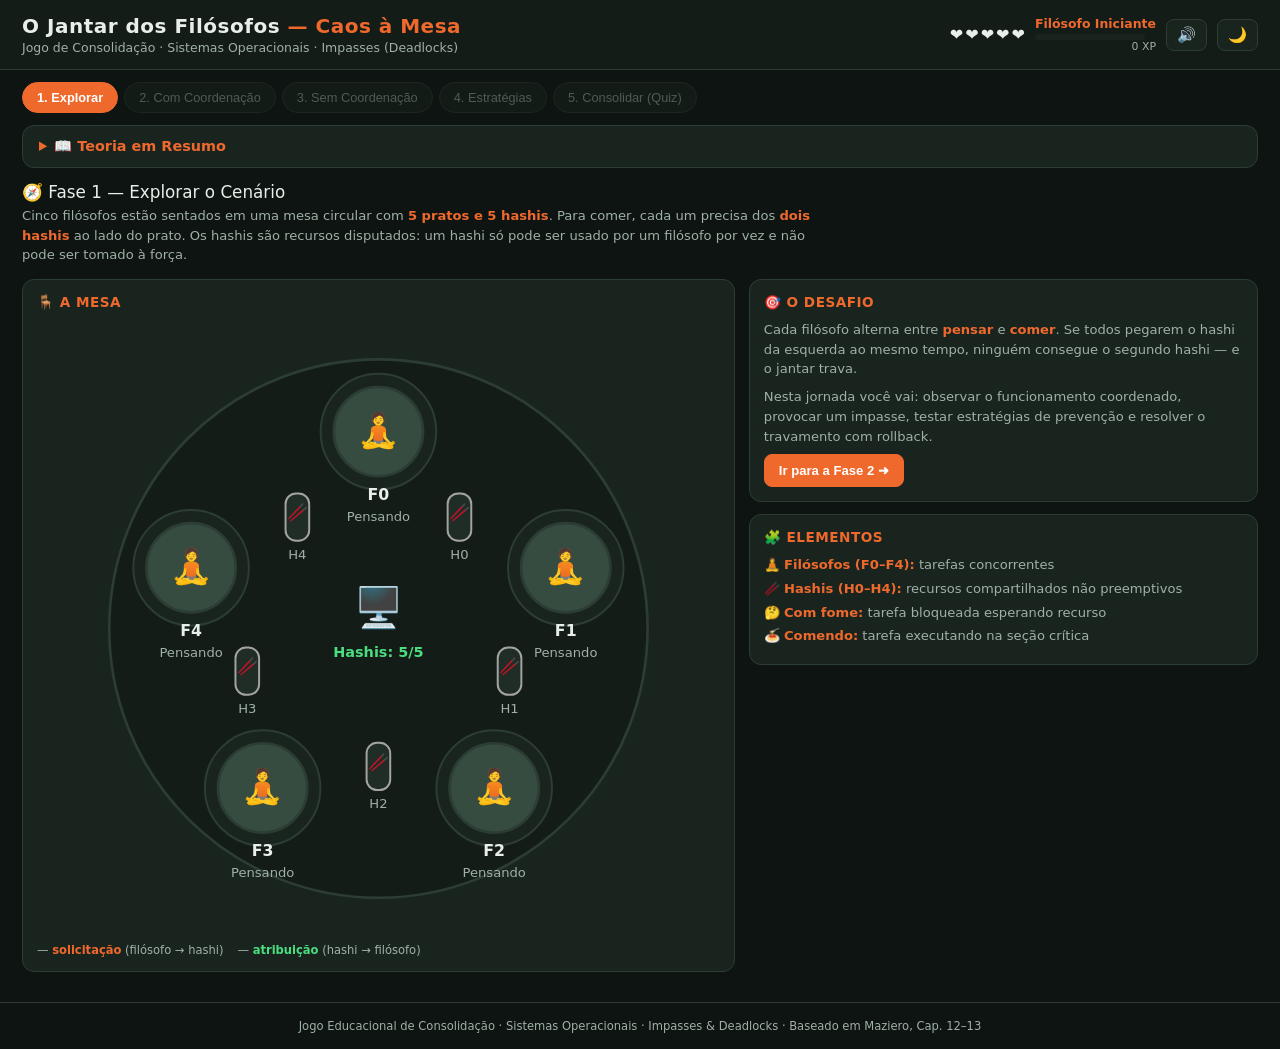
<file: jogos/filosofos.html>
<!DOCTYPE html>
<html lang="pt-BR">
<head>
<meta charset="UTF-8">
<meta name="viewport" content="width=device-width, initial-scale=1.0">
<title>O Jantar dos Filósofos — Caos à Mesa</title>
<style>
* { box-sizing: border-box; margin: 0; padding: 0; }
:root {
  --bg: #0e1411; --bg2: #141c18; --card: #1a241f; --card2: #202d26;
  --border: #2c3d34; --primary: #364C41; --accent: #EF692D;
  --neutral: #A3A3A3; --text: #e8efe9; --dim: #9fb0a6;
  --green: #4ade80; --red: #f87171; --yellow: #fbbf24;
}
[data-theme="light"] {
  --bg: #f2f5f3; --bg2: #e7ede9; --card: #ffffff; --card2: #f2f6f4;
  --border: #d3ddd7; --text: #1c2a23; --dim: #5c6b62;
}
body {
  font-family: 'Segoe UI', system-ui, -apple-system, sans-serif;
  background: var(--bg); color: var(--text); min-height: 100vh;
  transition: background .3s, color .3s;
}
.hidden { display: none !important; }

/* ===== HEADER ===== */
.header {
  display: flex; flex-wrap: wrap; align-items: center; gap: 12px;
  padding: 14px 22px; background: var(--bg2); border-bottom: 1px solid var(--border);
}
.header h1 { font-size: 1.25rem; letter-spacing: .5px; }
.header h1 span { color: var(--accent); }
.header .sub { font-size: .78rem; color: var(--dim); margin-top: 2px; }
.h-right { margin-left: auto; display: flex; align-items: center; gap: 10px; flex-wrap: wrap; }
.icon-btn {
  background: var(--card); border: 1px solid var(--border); color: var(--text);
  border-radius: 8px; padding: 6px 10px; cursor: pointer; font-size: .95rem;
}
.icon-btn:hover { border-color: var(--accent); }
.lives { display: flex; gap: 2px; font-size: 1rem; }
.lives .lost { opacity: .25; filter: grayscale(1); }
.level-box { text-align: right; }
.level-box .lv-name { font-size: .78rem; color: var(--accent); font-weight: 600; }
.xp-track { width: 110px; height: 6px; background: var(--card); border-radius: 4px; margin-top: 3px; overflow: hidden; }
.xp-fill { height: 100%; background: linear-gradient(90deg, var(--accent), #ff9a5c); width: 0%; transition: width .4s; }
.xp-text { font-size: .68rem; color: var(--dim); }

/* ===== STEPPER ===== */
.stepper { display: flex; flex-wrap: wrap; gap: 6px; padding: 12px 22px 0; }
.step {
  border: 1px solid var(--border); background: var(--card); color: var(--dim);
  padding: 7px 14px; border-radius: 20px; cursor: pointer; font-size: .8rem;
  transition: all .2s;
}
.step.active { background: var(--accent); color: #fff; border-color: var(--accent); font-weight: 600; }
.step.done { border-color: var(--green); color: var(--green); }
.step.done::after { content: ' ✓'; }
.step.locked { opacity: .45; cursor: not-allowed; }

/* ===== THEORY ===== */
.theory-wrap { padding: 12px 22px 0; }
details.theory {
  background: var(--card); border: 1px solid var(--border); border-radius: 12px; overflow: hidden;
}
details.theory summary {
  cursor: pointer; padding: 12px 16px; font-weight: 600; font-size: .9rem;
  color: var(--accent); user-select: none;
}
.theory-grid {
  display: grid; grid-template-columns: repeat(auto-fit, minmax(240px, 1fr));
  gap: 10px; padding: 4px 16px 16px;
}
.t-card { background: var(--card2); border: 1px solid var(--border); border-radius: 10px; padding: 12px; }
.t-card h4 { font-size: .82rem; margin-bottom: 5px; color: var(--text); }
.t-card p { font-size: .78rem; color: var(--dim); line-height: 1.45; }

/* ===== PHASE WRAPPER ===== */
.phase-wrap { padding: 14px 22px 30px; }
.phase-title { font-size: 1.05rem; margin-bottom: 4px; }
.phase-sub { font-size: .82rem; color: var(--dim); margin-bottom: 14px; max-width: 820px; line-height: 1.5; }
.phase-sub b { color: var(--accent); }

/* ===== LAYOUT ===== */
.sim-layout { display: grid; grid-template-columns: 1.4fr 1fr; gap: 14px; align-items: start; }
@media (max-width: 900px) { .sim-layout { grid-template-columns: 1fr; } }
.panel { background: var(--card); border: 1px solid var(--border); border-radius: 12px; padding: 14px; }
.panel h3 { font-size: .85rem; margin-bottom: 10px; color: var(--accent); text-transform: uppercase; letter-spacing: .5px; }

/* ===== CONTROLS ===== */
.controls { display: flex; flex-wrap: wrap; gap: 8px; align-items: center; margin-bottom: 12px; }
.btn {
  background: var(--card); border: 1px solid var(--border); color: var(--text);
  padding: 8px 14px; border-radius: 8px; cursor: pointer; font-size: .82rem;
  transition: all .2s;
}
.btn:hover { border-color: var(--accent); }
.btn-accent { background: var(--accent); border-color: var(--accent); color: #fff; font-weight: 600; }
.btn-accent:hover { filter: brightness(1.1); }
.btn-green { background: transparent; border-color: var(--green); color: var(--green); }
.btn-green:hover { background: var(--green); color: #0e1411; }
.btn:disabled { opacity: .4; cursor: not-allowed; }
.speed-group { display: flex; gap: 4px; }
.speed-group .btn { padding: 6px 10px; font-size: .75rem; }
.speed-group .btn.active { background: var(--primary); border-color: var(--primary); color: #fff; }

/* ===== STEP-BY-STEP ===== */
.step-hint {
  background: rgba(74,222,128,.12); border: 1px solid var(--green); color: var(--green);
  border-radius: 10px; padding: 10px 14px; font-size: .82rem; margin-bottom: 12px; line-height: 1.5;
}
.step-hint b { color: var(--green); }
.step-next-btn { animation: stepPulse 1.2s infinite; }
@keyframes stepPulse { 0%,100% { box-shadow: 0 0 0 rgba(239,105,45,0); } 50% { box-shadow: 0 0 12px rgba(239,105,45,.5); } }

/* ===== SVG TABLE ===== */
.svg-wrap { position: relative; }
.svg-table { width: 100%; height: auto; display: block; }
.table-circle { fill: var(--bg2); stroke: var(--border); stroke-width: 2; }
.plate { fill: var(--card); stroke: var(--border); stroke-width: 1.5; }
.phil { cursor: default; }
.phil.clickable { cursor: pointer; }
.phil-circle { fill: var(--primary); stroke: var(--border); stroke-width: 2; transition: all .3s; }
.phil.pensando .phil-circle { fill: var(--primary); }
.phil.com_fome .phil-circle { fill: #8a4a2a; stroke: var(--accent); animation: pulse 1s infinite; }
.phil.comendo .phil-circle { fill: #1d5c33; stroke: var(--green); filter: drop-shadow(0 0 8px rgba(74,222,128,.6)); }
.phil.deadlocked .phil-circle { fill: #5c1d1d; stroke: var(--red); filter: drop-shadow(0 0 10px rgba(248,113,113,.7)); }
.phil.clickable .phil-circle { stroke: var(--yellow); stroke-width: 3; animation: pulse 0.8s infinite; }
@keyframes pulse { 0%,100% { opacity: 1; } 50% { opacity: .65; } }
.phil-emoji { font-size: 26px; }
.phil-name { font-size: 12px; font-weight: 700; fill: var(--text); }
.phil-state { font-size: 10px; fill: var(--dim); }
.fork-body { fill: var(--card2); stroke: var(--neutral); stroke-width: 1.5; transition: all .3s; }
.fork.held .fork-body { fill: #8a4a2a; stroke: var(--accent); }
.fork-emoji { font-size: 13px; pointer-events: none; }
.fork-name { font-size: 10px; fill: var(--dim); }
.fork.held .fork-name { fill: var(--accent); font-weight: 700; }
.edge { fill: none; stroke-width: 2.5; }
.edge.req { stroke: var(--accent); stroke-dasharray: 6 4; opacity: .85; }
.edge.assign { stroke: var(--green); }
.edge.dead { stroke: var(--red) !important; stroke-width: 3.5; }
.legend { font-size: .72rem; color: var(--dim); margin-top: 6px; display: flex; gap: 14px; flex-wrap: wrap; }
.legend span b { font-weight: 600; }

/* ===== SALEIRO / MONITOR NA MESA ===== */
.salt-shaker { font-size: 22px; pointer-events: none; }
.salt-label { font-size: 9px; fill: var(--accent); font-weight: 700; pointer-events: none; }
.monitor-icon { font-size: 30px; pointer-events: none; }
.monitor-count { font-size: 11px; fill: var(--green); font-weight: 700; pointer-events: none; }

/* ===== GRAFO DE ALOCAÇÃO ===== */
.g-res.free { fill: var(--card2); stroke: var(--green); stroke-width: 1.5; }
.g-res.held { fill: #8a4a2a; stroke: var(--accent); stroke-width: 1.5; }
.g-res-label { font-size: 9px; fill: var(--dim); }
.g-salt.free { fill: var(--card2); stroke: var(--neutral); stroke-width: 1.5; }
.g-salt.held { fill: #8a4a2a; stroke: var(--accent); stroke-width: 1.5; }
.g-salt-label { font-size: 9px; pointer-events: none; }
.g-phil { stroke: var(--border); stroke-width: 1.5; }
.g-phil.pensando { fill: var(--primary); }
.g-phil.com_fome { fill: #8a4a2a; stroke: var(--accent); }
.g-phil.comendo { fill: #1d5c33; stroke: var(--green); }
.g-phil.deadlocked { fill: #5c1d1d; stroke: var(--red); }
.g-phil.clickable { cursor: pointer; stroke: var(--yellow); stroke-width: 2.5; }
.g-phil-label { font-size: 11px; fill: #fff; font-weight: 700; pointer-events: none; }
.g-badge { font-size: 12px; fill: var(--red); font-weight: 700; }

/* ===== BANNERS ===== */
.warning {
  background: rgba(251,191,36,.12); border: 1px solid var(--yellow); color: var(--yellow);
  border-radius: 10px; padding: 10px 14px; font-size: .82rem; margin-bottom: 12px;
}
.deadlock-banner {
  background: linear-gradient(90deg, rgba(248,113,113,.18), rgba(248,113,113,.06));
  border: 1px solid var(--red); border-radius: 10px; padding: 12px 16px; margin-bottom: 12px;
  animation: flash 1s infinite;
}
@keyframes flash { 0%,100% { box-shadow: 0 0 0 rgba(248,113,113,0); } 50% { box-shadow: 0 0 18px rgba(248,113,113,.35); } }
.db-title { font-weight: 700; color: var(--red); font-size: .95rem; }
.db-text { font-size: .82rem; color: var(--text); margin-top: 4px; }

/* ===== STATS ===== */
.stats-grid { display: grid; grid-template-columns: repeat(2, 1fr); gap: 8px; margin-bottom: 12px; }
.stat { background: var(--card2); border: 1px solid var(--border); border-radius: 8px; padding: 8px 10px; }
.stat .v { font-size: 1.15rem; font-weight: 700; font-family: Consolas, monospace; }
.stat .l { font-size: .68rem; color: var(--dim); text-transform: uppercase; letter-spacing: .4px; }

/* ===== COFFMAN ===== */
.cond { display: flex; align-items: center; gap: 8px; padding: 7px 10px; border-radius: 8px; border: 1px solid var(--border); margin-bottom: 6px; font-size: .78rem; background: var(--card2); }
.cond .cond-dot { width: 20px; height: 20px; border-radius: 50%; display: flex; align-items: center; justify-content: center; font-size: .7rem; flex-shrink: 0; }
.cond.present { border-color: var(--red); }
.cond.present .cond-dot { background: var(--red); color: #fff; }
.cond.absent .cond-dot { background: var(--card); color: var(--dim); border: 1px solid var(--border); }
.cond b { font-size: .75rem; }

/* ===== MECHANISMS ===== */
.mech { display: flex; justify-content: space-between; align-items: center; gap: 8px; padding: 7px 10px; border-radius: 8px; border: 1px solid var(--border); margin-bottom: 6px; font-size: .78rem; background: var(--card2); }
.mech b { color: var(--accent); }
.mech-status { font-size: .68rem; font-weight: 700; padding: 2px 8px; border-radius: 10px; flex-shrink: 0; }
.mech.active { border-color: var(--green); }
.mech.active .mech-status { background: var(--green); color: #0e1411; }
.mech:not(.active) .mech-status { background: var(--card); color: var(--dim); border: 1px solid var(--border); }

/* ===== LOG ===== */
.log-box { max-height: 150px; overflow-y: auto; font-size: .75rem; }
.log-entry { padding: 4px 0; border-bottom: 1px dashed var(--border); color: var(--dim); }
.log-entry:last-child { border-bottom: none; }

/* ===== STRATEGY SELECTOR (FASE 4) ===== */
.strategy-grid { display: grid; grid-template-columns: repeat(auto-fit, minmax(180px, 1fr)); gap: 10px; margin-bottom: 14px; }
.strategy-card {
  background: var(--card2); border: 2px solid var(--border); border-radius: 10px;
  padding: 12px; cursor: pointer; transition: all .2s;
}
.strategy-card:hover { border-color: var(--accent); }
.strategy-card.selected { border-color: var(--accent); background: rgba(239,105,45,.08); }
.strategy-card .s-icon { font-size: 1.4rem; }
.strategy-card .s-name { font-weight: 700; font-size: .82rem; margin: 4px 0; }
.strategy-card .s-desc { font-size: .72rem; color: var(--dim); line-height: 1.4; }

/* ===== SALEIRO CONTROL ===== */
.salt-ctrl-row { display: flex; align-items: center; gap: 10px; flex-wrap: wrap; }
.salt-hint { font-size: .78rem; color: var(--dim); margin-top: 8px; line-height: 1.45; }
.salt-hint b { color: var(--accent); }

/* ===== QUIZ ===== */
.quiz-top { display: flex; flex-wrap: wrap; gap: 14px; margin-bottom: 12px; font-size: .85rem; }
.quiz-top b { color: var(--accent); }
.quiz-card { background: var(--card); border: 1px solid var(--border); border-radius: 12px; padding: 20px; max-width: 780px; }
.quiz-card h3 { font-size: 1rem; margin-bottom: 16px; line-height: 1.5; }
.opt-btn {
  display: block; width: 100%; text-align: left; background: var(--card2);
  border: 1px solid var(--border); color: var(--text); border-radius: 8px;
  padding: 11px 14px; margin-bottom: 8px; cursor: pointer; font-size: .85rem; line-height: 1.4;
  transition: all .15s;
}
.opt-btn:hover:not(:disabled) { border-color: var(--accent); }
.opt-btn:disabled { cursor: default; }
.opt-btn.correct { background: rgba(74,222,128,.15); border-color: var(--green); color: var(--green); font-weight: 600; }
.opt-btn.wrong { background: rgba(248,113,113,.15); border-color: var(--red); color: var(--red); }
.feedback { margin-top: 14px; padding: 12px 14px; border-radius: 8px; font-size: .82rem; line-height: 1.5; }
.feedback.show { border: 1px solid var(--border); background: var(--card2); }
.fb-ok { color: var(--green); font-weight: 700; margin-bottom: 4px; }
.fb-no { color: var(--red); font-weight: 700; margin-bottom: 4px; }
.feedback .btn { margin-top: 10px; }
.fb-lost { color: var(--red); font-weight: 700; margin-bottom: 8px; }
.quiz-final { background: var(--card); border: 1px solid var(--border); border-radius: 12px; padding: 24px; max-width: 780px; text-align: center; }
.quiz-final h2 { color: var(--accent); margin-bottom: 10px; }
.final-grid { display: grid; grid-template-columns: repeat(auto-fit, minmax(140px, 1fr)); gap: 10px; margin: 16px 0; }
.final-grid .stat { text-align: center; }
.selo-item { text-align: left; padding: 8px 12px; border-radius: 8px; border: 1px solid var(--border); margin-bottom: 6px; font-size: .8rem; background: var(--card2); }
.selo-item.earned { border-color: var(--accent); color: var(--text); }
.selo-item.locked { color: var(--dim); opacity: .7; }

/* ===== FOOTER ===== */
.footer { text-align: center; padding: 16px; font-size: .72rem; color: var(--dim); border-top: 1px solid var(--border); }
</style>
</head>
<body>

<!-- HEADER -->
<div class="header">
  <div>
    <h1>O Jantar dos Filósofos <span>— Caos à Mesa</span></h1>
    <div class="sub">Jogo de Consolidação · Sistemas Operacionais · Impasses (Deadlocks)</div>
  </div>
  <div class="h-right">
    <div class="lives" id="livesBox"></div>
    <div class="level-box">
      <div class="lv-name" id="levelName">Filósofo Iniciante</div>
      <div class="xp-track"><div class="xp-fill" id="xpBar"></div></div>
      <div class="xp-text" id="xpText">0 XP</div>
    </div>
    <button class="icon-btn" id="soundBtn" title="Som">🔊</button>
    <button class="icon-btn" id="themeBtn" title="Tema">🌙</button>
  </div>
</div>

<!-- STEPPER -->
<div class="stepper">
  <button class="step active" data-phase="1" onclick="goToPhase(1)">1. Explorar</button>
  <button class="step locked" data-phase="2" onclick="goToPhase(2)">2. Com Coordenação</button>
  <button class="step locked" data-phase="3" onclick="goToPhase(3)">3. Sem Coordenação</button>
  <button class="step locked" data-phase="4" onclick="goToPhase(4)">4. Estratégias</button>
  <button class="step locked" data-phase="5" onclick="goToPhase(5)">5. Consolidar (Quiz)</button>
</div>

<!-- TEORIA EM RESUMO -->
<div class="theory-wrap">
  <details class="theory" id="theoryPanel">
    <summary>📖 Teoria em Resumo</summary>
    <div class="theory-grid">
      <div class="t-card"><h4>💥 Impasse (Deadlock)</h4><p>Conjunto de tarefas em que cada uma espera um recurso que só outra tarefa do conjunto pode liberar. Nenhuma progride.</p></div>
      <div class="t-card"><h4>🔒 Condições de Coffman</h4><p>Quatro condições precisam ocorrer juntas: exclusão mútua, posse e espera, não-preempção e espera circular.</p></div>
      <div class="t-card"><h4>🔗 Grafo de alocação</h4><p>Nós representam tarefas e recursos; arestas indicam solicitação e atribuição. Um ciclo no grafo indica impasse.</p></div>
      <div class="t-card"><h4>🧂 Prevenção</h4><p>Quebra uma das condições de Coffman: saleiro (N-1), monitor (aquisição atômica) ou ordem de hashis (hierarquia).</p></div>
      <div class="t-card"><h4>🏦 Impedimento</h4><p>O algoritmo do banqueiro só concede um recurso se o estado continuar seguro, recusando pedidos arriscados.</p></div>
      <div class="t-card"><h4>🔄 Detecção e resolução</h4><p>O impasse é detectado pelo ciclo no grafo e resolvido com rollback (abortar uma tarefa) ou preempção de recursos.</p></div>
    </div>
  </details>
</div>

<!-- PHASE WRAPPER -->
<div class="phase-wrap">

  <!-- AVISO DO MODO PASSO A PASSO -->
  <div id="stepHint" class="step-hint hidden">👣 Modo passo a passo ativo: clique em <b>▶ Próximo passo</b> para avançar um evento por vez.</div>

  <!-- ===== FASE 1: EXPLORAR ===== -->
  <div id="phase1" class="phase">
    <div class="phase-title">🧭 Fase 1 — Explorar o Cenário</div>
    <div class="phase-sub">Cinco filósofos estão sentados em uma mesa circular com <b>5 pratos e 5 hashis</b>. Para comer, cada um precisa dos <b>dois hashis</b> ao lado do prato. Os hashis são recursos disputados: um hashi só pode ser usado por um filósofo por vez e não pode ser tomado à força.</div>
    <div class="sim-layout">
      <div class="panel">
        <h3>🪑 A Mesa</h3>
        <div class="svg-wrap">
          <svg id="tableSvg" class="svg-table" viewBox="0 0 520 470" xmlns="http://www.w3.org/2000/svg"></svg>
          <div class="legend"><span>— <b style="color:var(--accent)">solicitação</b> (filósofo → hashi)</span><span>— <b style="color:var(--green)">atribuição</b> (hashi → filósofo)</span></div>
        </div>
      </div>
      <div>
        <div class="panel" style="margin-bottom:12px">
          <h3>🎯 O Desafio</h3>
          <div class="phase-sub" style="margin-bottom:8px">Cada filósofo alterna entre <b>pensar</b> e <b>comer</b>. Se todos pegarem o hashi da esquerda ao mesmo tempo, ninguém consegue o segundo hashi — e o jantar trava.</div>
          <div class="phase-sub" style="margin-bottom:8px">Nesta jornada você vai: observar o funcionamento coordenado, provocar um impasse, testar estratégias de prevenção e resolver o travamento com rollback.</div>
          <button class="btn btn-accent" onclick="unlockAndGo(2)">Ir para a Fase 2 ➜</button>
        </div>
        <div class="panel">
          <h3>🧩 Elementos</h3>
          <div class="phase-sub" style="margin-bottom:4px">🧘 <b>Filósofos (F0–F4):</b> tarefas concorrentes</div>
          <div class="phase-sub" style="margin-bottom:4px">🥢 <b>Hashis (H0–H4):</b> recursos compartilhados não preemptivos</div>
          <div class="phase-sub" style="margin-bottom:4px">🤔 <b>Com fome:</b> tarefa bloqueada esperando recurso</div>
          <div class="phase-sub" style="margin-bottom:4px">🍝 <b>Comendo:</b> tarefa executando na seção crítica</div>
        </div>
      </div>
    </div>
  </div>

  <!-- ===== FASE 2: COM COORDENAÇÃO ===== -->
  <div id="phase2" class="phase hidden">
    <div class="phase-title">🛡️ Fase 2 — Com Coordenação</div>
    <div class="phase-sub">O <b>monitor</b> está ativo: os dois hashis são adquiridos em uma <b>operação atômica</b>. Nenhum filósofo fica segurando um hashi enquanto espera o outro — o impasse não ocorre. Observe o sistema funcionando.</div>
    <div class="sim-layout">
      <div>
        <div class="panel">
          <h3>🎮 Simulação</h3>
          <div class="controls">
            <button class="btn" id="pauseBtn" onclick="togglePause()">⏸ Pausar</button>
            <button class="btn" onclick="restartSim()">🔄 Reiniciar</button>
            <button class="btn" id="stepBtn2" onclick="toggleStepMode()">👣 Passo a passo</button>
            <button class="btn btn-accent step-next-btn" id="stepNext2" onclick="stepOnce()" style="display:none">▶ Próximo passo</button>
            <div class="speed-group">
              <button class="btn" onclick="setSpeed('lent')">Lent</button>
              <button class="btn active" onclick="setSpeed('med')">Méd</button>
              <button class="btn" onclick="setSpeed('rap')">Ráp</button>
            </div>
          </div>
          <div class="svg-wrap">
            <svg id="tableSvg2" class="svg-table" viewBox="0 0 520 470" xmlns="http://www.w3.org/2000/svg"></svg>
            <div class="legend"><span>— <b style="color:var(--accent)">solicitação</b> (tracejada)</span><span>— <b style="color:var(--green)">atribuição</b> (sólida)</span></div>
          </div>
        </div>
        <button class="btn btn-accent" style="margin-top:12px" onclick="unlockAndGo(3)">Ir para a Fase 3 ➜</button>
      </div>
      <div>
        <div class="panel" style="margin-bottom:12px">
          <h3>📊 Estatísticas</h3>
          <div class="stats-grid">
            <div class="stat"><div class="v" id="stJantares2">0</div><div class="l">Jantares</div></div>
            <div class="stat"><div class="v" id="stBloqueios2">0</div><div class="l">Bloqueios</div></div>
            <div class="stat"><div class="v" id="stImpasses2">0</div><div class="l">Impasses</div></div>
            <div class="stat"><div class="v" id="stGarfos2">0 / 5</div><div class="l">Hashis ocupados</div></div>
          </div>
        </div>
        <div class="panel" style="margin-bottom:12px">
          <h3>🛡️ Mecanismos em Ação</h3>
          <div class="mech active" id="mechMonitor2"><span>🖥️ Monitor — Hashis com o monitor: <b id="monitorHashis2">5/5</b></span><span class="mech-status">ATIVO</span></div>
          <div class="mech" id="mechSaleiro2"><span>🧂 Saleiro (N-1)</span><span class="mech-status">INATIVO</span></div>
          <div class="mech" id="mechOrdem2"><span>🔢 Ordem de hashis</span><span class="mech-status">INATIVO</span></div>
        </div>
        <div class="panel" style="margin-bottom:12px">
          <h3>🔗 Grafo de Alocação de Recursos</h3>
          <svg id="graphSvg2" class="svg-table" viewBox="0 0 260 260" xmlns="http://www.w3.org/2000/svg"></svg>
          <div class="legend"><span>→ <b style="color:var(--accent)">solicitação</b></span><span>→ <b style="color:var(--green)">atribuição</b></span><span>⛔ <b style="color:var(--red)">ciclo (impasse)</b></span></div>
        </div>
        <div class="panel">
          <h3>📜 Últimos Eventos</h3>
          <div class="log-box" id="logBox2"></div>
        </div>
      </div>
    </div>
  </div>

  <!-- ===== FASE 3: SEM COORDENAÇÃO ===== -->
  <div id="phase3" class="phase hidden">
    <div class="phase-title">💥 Fase 3 — Sem Coordenação</div>
    <div class="phase-sub">A coordenação foi <b>desativada</b>! Cada filósofo pega o hashi da esquerda e depois tenta o da direita, sem regra. Use o botão <b>Provocar impasse</b> para fazer todos pegarem o hashi da esquerda ao mesmo tempo.</div>
    <div id="phase3Warning" class="warning">⚠️ Coordenação desligada! Posse e espera ativas. Impasses podem ocorrer.</div>
    <div id="deadlockBanner3" class="deadlock-banner hidden">
      <div class="db-title">💥 IMPASSE DETECTADO!</div>
      <div class="db-text">Espera circular formada: nenhum filósofo consegue comer. Observe as condições de Coffman e o ciclo no grafo ao lado.</div>
    </div>
    <div class="sim-layout">
      <div>
        <div class="panel">
          <h3>🎮 Simulação</h3>
          <div class="controls">
            <button class="btn" id="pauseBtn3" onclick="togglePause()">⏸ Pausar</button>
            <button class="btn" onclick="restartSim()">🔄 Reiniciar</button>
            <button class="btn" id="stepBtn3" onclick="toggleStepMode()">👣 Passo a passo</button>
            <button class="btn btn-accent step-next-btn" id="stepNext3" onclick="stepOnce()" style="display:none">▶ Próximo passo</button>
            <button class="btn btn-green" onclick="provokeDeadlock()">⚡ Provocar Impasse</button>
            <div class="speed-group">
              <button class="btn" onclick="setSpeed('lent')">Lent</button>
              <button class="btn active" onclick="setSpeed('med')">Méd</button>
              <button class="btn" onclick="setSpeed('rap')">Ráp</button>
            </div>
          </div>
          <div class="svg-wrap">
            <svg id="tableSvg3" class="svg-table" viewBox="0 0 520 470" xmlns="http://www.w3.org/2000/svg"></svg>
            <div class="legend"><span>— <b style="color:var(--accent)">solicitação</b> (tracejada)</span><span>— <b style="color:var(--green)">atribuição</b> (sólida)</span><span>— <b style="color:var(--red)">ciclo de impasse</b></span></div>
          </div>
        </div>
        <button class="btn btn-accent" style="margin-top:12px" onclick="unlockAndGo(4)">Ir para a Fase 4 ➜</button>
      </div>
      <div>
        <div class="panel" style="margin-bottom:12px">
          <h3>📊 Estatísticas</h3>
          <div class="stats-grid">
            <div class="stat"><div class="v" id="stJantares3">0</div><div class="l">Jantares</div></div>
            <div class="stat"><div class="v" id="stBloqueios3">0</div><div class="l">Bloqueios</div></div>
            <div class="stat"><div class="v" id="stImpasses3">0</div><div class="l">Impasses</div></div>
            <div class="stat"><div class="v" id="stGarfos3">0 / 5</div><div class="l">Hashis ocupados</div></div>
          </div>
        </div>
        <div class="panel" style="margin-bottom:12px">
          <h3>🔒 Condições de Coffman</h3>
          <div class="cond" id="condMutex3"><span class="cond-dot">✘</span><span><b>Exclusão mútua</b> — um hashi por filósofo</span></div>
          <div class="cond" id="condHold3"><span class="cond-dot">✘</span><span><b>Posse e espera</b> — segura um hashi e espera outro</span></div>
          <div class="cond" id="condPreempt3"><span class="cond-dot">✘</span><span><b>Não-preempção</b> — hashi não pode ser tomado à força</span></div>
          <div class="cond" id="condCirc3"><span class="cond-dot">✘</span><span><b>Espera circular</b> — ciclo no grafo de alocação</span></div>
        </div>
        <div class="panel" style="margin-bottom:12px">
          <h3>🔗 Grafo de Alocação de Recursos</h3>
          <svg id="graphSvg3" class="svg-table" viewBox="0 0 260 260" xmlns="http://www.w3.org/2000/svg"></svg>
          <div class="legend"><span>→ <b style="color:var(--accent)">solicitação</b></span><span>→ <b style="color:var(--green)">atribuição</b></span><span>⛔ <b style="color:var(--red)">ciclo (impasse)</b></span></div>
        </div>
        <div class="panel">
          <h3>📜 Últimos Eventos</h3>
          <div class="log-box" id="logBox3"></div>
        </div>
      </div>
    </div>
  </div>

  <!-- ===== FASE 4: ESTRATÉGIAS ===== -->
  <div id="phase4" class="phase hidden">
    <div class="phase-title">🎯 Fase 4 — Estratégias e Rollback</div>
    <div class="phase-sub">Escolha uma <b>estratégia de prevenção</b> e observe o efeito na mesa. Se ocorrer impasse, o sistema trava e você deve <b>clicar em um filósofo</b> para fazer o <b>rollback</b> e liberar os hashis.</div>
    <div class="panel" style="margin-bottom:14px">
      <h3>🧪 Escolha a Estratégia</h3>
      <div class="strategy-grid" id="strategyGrid"></div>
      <div id="saltControl" class="hidden" style="margin-bottom:12px">
        <div class="salt-ctrl-row">
          <span style="font-size:.82rem; font-weight:600">🧂 Saleiros na mesa:</span>
          <button class="btn" onclick="updateSaltCount(-1)">− Diminuir</button>
          <div class="stat" style="min-width:64px; text-align:center"><div class="v" id="saltCountLabel">4</div><div class="l">Saleiros</div></div>
          <button class="btn" onclick="updateSaltCount(1)">+ Aumentar</button>
        </div>
        <div class="salt-hint" id="saltHint"></div>
      </div>
      <button class="btn btn-accent" onclick="applyStrategy()">▶ Aplicar estratégia e rodar</button>
    </div>
    <div id="deadlockBanner4" class="deadlock-banner hidden">
      <div class="db-title">💥 IMPASSE DETECTADO!</div>
      <div class="db-text">Escolha um filósofo para fazer o rollback: ele devolve os hashis e o sistema destrava.</div>
    </div>
    <div class="sim-layout">
      <div>
        <div class="panel">
          <h3>🎮 Simulação</h3>
          <div class="controls">
            <button class="btn" id="pauseBtn4" onclick="togglePause()">⏸ Pausar</button>
            <button class="btn" onclick="restartSim()">🔄 Reiniciar</button>
            <button class="btn" id="stepBtn4" onclick="toggleStepMode()">👣 Passo a passo</button>
            <button class="btn btn-accent step-next-btn" id="stepNext4" onclick="stepOnce()" style="display:none">▶ Próximo passo</button>
            <button class="btn btn-green" id="provokeBtn4" onclick="provokeDeadlock()">⚡ Provocar Impasse</button>
            <div class="speed-group">
              <button class="btn" onclick="setSpeed('lent')">Lent</button>
              <button class="btn active" onclick="setSpeed('med')">Méd</button>
              <button class="btn" onclick="setSpeed('rap')">Ráp</button>
            </div>
          </div>
          <div class="svg-wrap">
            <svg id="tableSvg4" class="svg-table" viewBox="0 0 520 470" xmlns="http://www.w3.org/2000/svg"></svg>
            <div class="legend"><span>— <b style="color:var(--accent)">solicitação</b> (tracejada)</span><span>— <b style="color:var(--green)">atribuição</b> (sólida)</span><span>— <b style="color:var(--red)">ciclo de impasse</b></span></div>
          </div>
        </div>
        <button class="btn btn-accent" style="margin-top:12px" onclick="unlockAndGo(5)">Ir para o Quiz de Fixação ➜</button>
      </div>
      <div>
        <div class="panel" style="margin-bottom:12px">
          <h3>📊 Estatísticas</h3>
          <div class="stats-grid">
            <div class="stat"><div class="v" id="stJantares4">0</div><div class="l">Jantares</div></div>
            <div class="stat"><div class="v" id="stBloqueios4">0</div><div class="l">Bloqueios</div></div>
            <div class="stat"><div class="v" id="stImpasses4">0</div><div class="l">Impasses</div></div>
            <div class="stat"><div class="v" id="stRollbacks4">0</div><div class="l">Rollbacks</div></div>
          </div>
        </div>
        <div class="panel" style="margin-bottom:12px">
          <h3>🛡️ Mecanismos em Ação</h3>
          <div class="mech active" id="mechNaive4"><span>⚠️ Sem proteção</span><span class="mech-status">ATIVO</span></div>
          <div class="mech" id="mechSaleiro4"><span>🧂 Saleiro — <b id="saleiroCount4">4</b> na mesa</span><span class="mech-status">INATIVO</span></div>
          <div class="mech" id="mechMonitor4"><span>🖥️ Monitor — Hashis com o monitor: <b id="monitorHashis4">5/5</b></span><span class="mech-status">INATIVO</span></div>
          <div class="mech" id="mechOrdem4"><span>🔢 Ordem de hashis</span><span class="mech-status">INATIVO</span></div>
        </div>
        <div class="panel" style="margin-bottom:12px">
          <h3>🔒 Condições de Coffman</h3>
          <div class="cond" id="condMutex4"><span class="cond-dot">✘</span><span><b>Exclusão mútua</b></span></div>
          <div class="cond" id="condHold4"><span class="cond-dot">✘</span><span><b>Posse e espera</b></span></div>
          <div class="cond" id="condPreempt4"><span class="cond-dot">✘</span><span><b>Não-preempção</b></span></div>
          <div class="cond" id="condCirc4"><span class="cond-dot">✘</span><span><b>Espera circular</b></span></div>
        </div>
        <div class="panel" style="margin-bottom:12px">
          <h3>🔗 Grafo de Alocação de Recursos</h3>
          <svg id="graphSvg4" class="svg-table" viewBox="0 0 260 260" xmlns="http://www.w3.org/2000/svg"></svg>
          <div class="legend"><span>→ <b style="color:var(--accent)">solicitação</b></span><span>→ <b style="color:var(--green)">atribuição</b></span><span>⛔ <b style="color:var(--red)">ciclo (impasse)</b></span></div>
        </div>
        <div class="panel">
          <h3>📜 Últimos Eventos</h3>
          <div class="log-box" id="logBox4"></div>
        </div>
      </div>
    </div>
  </div>

  <!-- ===== FASE 5: QUIZ ===== -->
  <div id="phase5" class="phase hidden">
    <div class="phase-title">🧠 Fase 5 — Consolidar (Quiz)</div>
    <div class="phase-sub">Responda às questões para consolidar a teoria de impasses. Cada erro custa uma vida. Acertos consecutivos aumentam sua sequência e o bônus de pontos.</div>
    <div class="quiz-top">
      <div>Questão <b id="qNum">1</b> de 10</div>
      <div>Acertos: <b id="qScore">0</b>/10</div>
      <div>Sequência: <b id="qStreak">0</b> ⚡</div>
      <div>Vidas: <b id="qLives">5</b> ❤️</div>
    </div>
    <div id="quizCardWrap">
      <div class="quiz-card">
        <h3 id="qText"></h3>
        <div id="qOptions"></div>
        <div id="qFeedback" class="feedback hidden"></div>
      </div>
    </div>
    <div id="quizFinal" class="quiz-final hidden">
      <h2>🎉 Quiz Concluído!</h2>
      <div class="final-grid">
        <div class="stat"><div class="v" id="finalAcc">0%</div><div class="l">Aproveitamento</div></div>
        <div class="stat"><div class="v" id="finalScore">0</div><div class="l">Pontos</div></div>
        <div class="stat"><div class="v" id="finalCorrect">0/10</div><div class="l">Acertos</div></div>
        <div class="stat"><div class="v" id="finalLives">5</div><div class="l">Vidas</div></div>
      </div>
      <div class="panel" style="text-align:left; margin-bottom:14px">
        <h3>🏅 Selos</h3>
        <div id="finalBadges"></div>
      </div>
      <button class="btn" onclick="restartQuiz()">🔄 Refazer Quiz</button>
      <button class="btn btn-accent" onclick="goToPhase(4)">⬅ Voltar à Simulação</button>
    </div>
  </div>

</div>

<div class="footer">Jogo Educacional de Consolidação · Sistemas Operacionais · Impasses &amp; Deadlocks · Baseado em Maziero, Cap. 12–13</div>

<script>
// ============ CONFIG ============
var N = 5;
var CX = 260, CY = 235, R_PHIL = 150, R_FORK = 105;
var PHIL_NAMES = ['F0','F1','F2','F3','F4'];
var FORK_NAMES = ['H0','H1','H2','H3','H4']; // hashis
var SPEEDS = { lent: 0.5, med: 1, rap: 2 };
var SVG_NS = 'http://www.w3.org/2000/svg';

// ============ ESTADO GLOBAL ============
var philosophers = [], forks = [], saltShakers = [];
var saltShakerCount = 4;
var strategy = 'monitor';
var running = false, paused = false, deadlocked = false, rollbackMode = false;
var stepMode = false;
var speed = 1;
var currentPhase = 1;
var unlocked = [true, false, false, false, false];
var stats = { jantares: 0, bloqueios: 0, impasses: 0, rollbacks: 0 };
var testedStrategies = new Set();
var preventionRunMeals = 0;
var logEntries = [];
var xp = 0, lives = 5, streak = 0, bestStreak = 0, quizScore = 0;
var quizIndex = 0, quizCorrect = 0, quizAnswered = 0;
var selectedStrategy = 'naive';
var soundOn = true, audioCtx = null;
var loopTimer = null;

var LEVELS = [
  { name: 'Filósofo Iniciante', min: 0 },
  { name: 'Filósofo Dev Júnior', min: 120 },
  { name: 'Filósofo Dev Pleno', min: 280 },
  { name: 'Mestre da Cozinha', min: 500 }
];

var BADGES = {
  primeiro:   { name: '🍽️ Primeiro Jantar',   desc: 'Completou a fase coordenada', earned: false },
  impasse:    { name: '💥 Impasse Visto',      desc: 'Presenciou um impasse', earned: false },
  estrategista:{ name: '🎯 Estrategista',      desc: 'Testou as 4 estratégias', earned: false },
  rollback:   { name: '🔄 Mestre do Rollback', desc: 'Executou um rollback', earned: false },
  semimpasse: { name: '🏆 Sem Impasse',        desc: 'Prevenção sem deadlock', earned: false },
  mestre:     { name: '🧠 Mestre da Cozinha',  desc: 'Quiz com 100% de acerto', earned: false }
};

var STRATEGIES = [
  { id: 'naive',   name: 'Sem proteção',    icon: '⚠️', desc: 'Cada filósofo pega o hashi da esquerda e depois o da direita, sem regra. O impasse pode ocorrer.' },
  { id: 'saleiro', name: 'Saleiro (N-1)',   icon: '🧂', desc: 'No máximo k filósofos tentam comer ao mesmo tempo (k = nº de saleiros). Com N−1, impede a espera circular; com N, o impasse volta a ser possível.' },
  { id: 'monitor', name: 'Monitor',         icon: '🖥️', desc: 'Os dois hashis são adquiridos em uma operação atômica. Impede a posse e espera.' },
  { id: 'ordem',   name: 'Ordem de hashis', icon: '🔢', desc: 'Todos pegam primeiro o hashi de menor índice. Impede a espera circular.' }
];

// ============ QUIZ (anti-chute: respostas equilibradas entre 0-3) ============
var QUESTIONS = [
  {
    q: 'No problema do jantar dos filósofos, o que os hashis representam em um sistema operacional?',
    options: ['Processos em execução', 'Recursos compartilhados não preemptivos', 'Áreas de memória virtual', 'Mecanismos de escalonamento'],
    correct: 1,
    explain: 'Os hashis são recursos disputados entre tarefas: uso exclusivo por vez e sem possibilidade de tomada forçada, característica de recursos não preemptivos.'
  },
  {
    q: 'Quais são as quatro condições de Coffman, necessárias para que um impasse ocorra?',
    options: ['Exclusão mútua, posse e espera, não-preempção e espera circular', 'Exclusão mútua, preempção, espera limitada e progresso', 'Posse e espera, espera circular, preempção e atomicidade', 'Exclusão mútua, espera circular, progresso e justiça'],
    correct: 0,
    explain: 'As quatro condições de Coffman são: exclusão mútua, posse e espera, não-preempção e espera circular. Todas precisam estar presentes ao mesmo tempo.'
  },
  {
    q: 'Na solução do saleiro, no máximo quatro filósofos tentam comer ao mesmo tempo. Qual condição de Coffman essa estratégia impede?',
    options: ['Exclusão mútua', 'Posse e espera', 'Espera circular', 'Não-preempção'],
    correct: 2,
    explain: 'Com no máximo quatro filósofos com fome, sempre existe um hashi livre para o quinto filósofo, o que impede a formação do ciclo da espera circular.'
  },
  {
    q: 'Um filósofo segura o hashi esquerdo e aguarda o hashi direito, que está com o vizinho. Essa situação caracteriza qual condição de Coffman?',
    options: ['Exclusão mútua', 'Espera circular', 'Não-preempção', 'Posse e espera'],
    correct: 3,
    explain: 'O filósofo possui um recurso (hashi esquerdo) e espera por outro (hashi direito): é exatamente a condição de posse e espera.'
  },
  {
    q: 'No grafo de alocação de recursos, qual sinal indica a ocorrência de um impasse?',
    options: ['Arestas de solicitação em vermelho', 'Um ciclo no grafo', 'Arestas de atribuição em verde', 'Um nó sem nenhuma aresta'],
    correct: 1,
    explain: 'Quando cada recurso possui uma única instância, a existência de um ciclo no grafo de alocação indica a presença de impasse.'
  },
  {
    q: 'No rollback, o sistema aborta um filósofo para liberar os hashis. Essa técnica pertence a qual abordagem de tratamento de impasses?',
    options: ['Prevenção de impasses', 'Impedimento de impasses', 'Detecção e resolução', 'Hierarquia de recursos'],
    correct: 2,
    explain: 'O rollback é uma técnica de resolução: o impasse é detectado (ciclo no grafo) e resolvido abortando uma das tarefas envolvidas.'
  },
  {
    q: 'Na solução do monitor, os dois hashis são adquiridos em uma única operação atômica. Qual condição de Coffman é quebrada?',
    options: ['Posse e espera', 'Exclusão mútua', 'Não-preempção', 'Espera circular'],
    correct: 0,
    explain: 'Como o filósofo só pega os hashis quando os dois estão livres, ele nunca espera segurando um recurso: a posse e espera é quebrada.'
  },
  {
    q: 'Na solução da ordem de hashis, todos pegam primeiro o hashi de menor índice. Qual condição essa regra impede?',
    options: ['Exclusão mútua', 'Posse e espera', 'Não-preempção', 'Espera circular'],
    correct: 3,
    explain: 'A ordem global de aquisição impede que as dependências formem um ciclo, quebrando a espera circular.'
  },
  {
    q: 'O algoritmo do banqueiro, aplicado ao jantar dos filósofos, só concede hashis se o estado continuar seguro. Essa técnica é classificada como:',
    options: ['Impedimento de impasses', 'Prevenção de impasses', 'Detecção de impasses', 'Resolução por rollback'],
    correct: 0,
    explain: 'O impedimento (avoidance) avalia cada solicitação antes de concedê-la, recusando pedidos que levariam a um estado inseguro.'
  },
  {
    q: 'Cinco filósofos ficam com fome ao mesmo tempo e cada um segura o hashi da esquerda. O que acontece em seguida?',
    options: ['Todos conseguem comer em rodízio', 'O sistema entra em impasse, pois ninguém consegue o segundo hashi', 'Os filósofos liberam os hashis automaticamente', 'O escalonador resolve a disputa'],
    correct: 1,
    explain: 'Cada filósofo espera o hashi do vizinho, que também espera: forma-se a espera circular e o sistema trava.'
  }
];

// ============ UTILITÁRIOS ============
function rand(a, b) { return a + Math.random() * (b - a); }
function pos(i, r) {
  var a = ((-90 + 72 * i) * Math.PI) / 180;
  return { x: CX + r * Math.cos(a), y: CY + r * Math.sin(a) };
}
function createSvgEl(tag, attrs) {
  var el = document.createElementNS(SVG_NS, tag);
  for (var k in attrs) el.setAttribute(k, attrs[k]);
  return el;
}
function heldForks(p) {
  var h = [];
  for (var f = 0; f < N; f++) if (forks[f].holder === p) h.push(f);
  return h;
}
function heldSaltShaker(p) {
  for (var s = 0; s < saltShakers.length; s++) if (saltShakers[s].holder === p) return s;
  return -1;
}
function releaseSalt(p) {
  for (var s = 0; s < saltShakers.length; s++) if (saltShakers[s].holder === p) saltShakers[s].holder = -1;
}
function hungryCount() {
  var c = 0;
  for (var i = 0; i < N; i++) if (philosophers[i].state === 'com_fome') c++;
  return c;
}
function gPhilPos(i) {
  var a = ((-90 + 72 * i) * Math.PI) / 180;
  return { x: 130 + 95 * Math.cos(a), y: 130 + 95 * Math.sin(a) };
}
function gResPos(i) {
  var a = ((-90 + 72 * (i + 0.5)) * Math.PI) / 180;
  return { x: 130 + 45 * Math.cos(a), y: 130 + 45 * Math.sin(a) };
}
function gSaltPos(s) {
  var a = (-90 + 360 * s / Math.max(1, saltShakers.length)) * Math.PI / 180;
  return { x: 130 + 22 * Math.cos(a), y: 130 + 22 * Math.sin(a) };
}

// ============ SOM ============
function playSound(type) {
  if (!soundOn) return;
  try {
    if (!audioCtx) audioCtx = new (window.AudioContext || window.webkitAudioContext)();
    var osc = audioCtx.createOscillator();
    var gain = audioCtx.createGain();
    osc.connect(gain); gain.connect(audioCtx.destination);
    var freqs = { correct: 660, wrong: 220, deadlock: 180, click: 440, badge: 880 };
    osc.frequency.value = freqs[type] || 440;
    gain.gain.setValueAtTime(0.07, audioCtx.currentTime);
    gain.gain.exponentialRampToValueAtTime(0.001, audioCtx.currentTime + 0.25);
    osc.start(); osc.stop(audioCtx.currentTime + 0.25);
  } catch (e) {}
}

// ============ GAMIFICAÇÃO ============
function addXP(n) { xp += n; updateLevelUI(); }
function currentLevel() {
  var lv = LEVELS[0];
  for (var i = 0; i < LEVELS.length; i++) if (xp >= LEVELS[i].min) lv = LEVELS[i];
  return lv;
}
function updateLevelUI() {
  var lv = currentLevel();
  document.getElementById('levelName').textContent = lv.name;
  var idx = LEVELS.indexOf(lv);
  var next = LEVELS[idx + 1];
  var pct = 100;
  if (next) pct = Math.min(100, Math.round(((xp - lv.min) / (next.min - lv.min)) * 100));
  document.getElementById('xpBar').style.width = pct + '%';
  document.getElementById('xpText').textContent = xp + ' XP';
}
function updateLives() {
  var box = document.getElementById('livesBox');
  box.innerHTML = '';
  for (var i = 0; i < 5; i++) {
    var s = document.createElement('span');
    s.textContent = '❤️';
    if (i >= lives) s.className = 'lost';
    box.appendChild(s);
  }
  var ql = document.getElementById('qLives');
  if (ql) ql.textContent = lives;
}
function awardBadge(key) {
  if (!BADGES[key].earned) {
    BADGES[key].earned = true;
    addXP(25);
    log('🏅 Selo conquistado: ' + BADGES[key].name);
    playSound('badge');
  }
}

// ============ LOG ============
function log(msg) {
  logEntries.unshift(msg);
  if (logEntries.length > 6) logEntries.pop();
  var box = getLogBox();
  if (!box) return;
  box.innerHTML = '';
  for (var i = 0; i < logEntries.length; i++) {
    var d = document.createElement('div');
    d.className = 'log-entry';
    d.textContent = logEntries[i];
    box.appendChild(d);
  }
}
function clearLog() {
  logEntries = [];
  var box = getLogBox();
  if (box) box.innerHTML = '';
}
function getLogBox() {
  if (currentPhase === 2) return document.getElementById('logBox2');
  if (currentPhase === 3) return document.getElementById('logBox3');
  if (currentPhase === 4) return document.getElementById('logBox4');
  return null;
}

// ============ SIMULAÇÃO ============
function initSimulation(strat) {
  strategy = strat;
  philosophers = [];
  forks = [];
  saltShakers = [];
  for (var i = 0; i < N; i++) {
    philosophers.push({ state: 'pensando', timer: rand(1.5, 3.5), blockLogged: false });
    forks.push({ holder: -1 });
  }
  for (var s = 0; s < saltShakerCount; s++) {
    var a = (-90 + 360 * s / Math.max(1, saltShakerCount)) * Math.PI / 180;
    saltShakers.push({ holder: -1, x: CX + 42 * Math.cos(a), y: CY + 42 * Math.sin(a) });
  }
  stats = { jantares: 0, bloqueios: 0, impasses: 0, rollbacks: 0 };
  deadlocked = false;
  rollbackMode = false;
  paused = false;
  running = true;
  preventionRunMeals = 0;
  hideBanners();
  updateCoffmanPanel();
  clearLog();
  renderAll();
}

function advance() {
  if (!running || paused || deadlocked) return;
  var dt = 0.2 * speed;
  for (var p = 0; p < N; p++) {
    var ph = philosophers[p];
    if (ph.state === 'pensando') {
      ph.timer -= dt;
      if (ph.timer <= 0) {
        ph.state = 'com_fome';
        ph.blockLogged = false;
        log(PHIL_NAMES[p] + ' ficou com fome');
      }
    } else if (ph.state === 'com_fome') {
      tryAcquire(p);
    } else if (ph.state === 'comendo') {
      ph.timer -= dt;
      if (ph.timer <= 0) {
        releaseForks(p);
        releaseSalt(p);
        ph.state = 'pensando';
        ph.timer = rand(2, 4.5);
        stats.jantares++;
        preventionRunMeals++;
        if (strategy !== 'naive' && preventionRunMeals >= 5) awardBadge('semimpasse');
        log(PHIL_NAMES[p] + ' terminou de comer (jantar #' + stats.jantares + ')');
      }
    }
  }
  if (!deadlocked && detectDeadlock()) triggerDeadlock();
  updateCoffmanPanel();
  renderAll();
}
function tick() {
  if (stepMode) return;
  advance();
}
function stepOnce() {
  advance();
}

function tryAcquire(p) {
  var ph = philosophers[p];
  var left = p, right = (p + 1) % N;
  var held = heldForks(p);

  if (strategy === 'monitor') {
    if (forks[left].holder === -1 && forks[right].holder === -1) {
      forks[left].holder = p;
      forks[right].holder = p;
      startEating(p);
      log(PHIL_NAMES[p] + ' pegou H' + left + ' e H' + right + ' (atômico) e começou a comer');
    } else {
      stats.bloqueios++;
      if (!ph.blockLogged) { log(PHIL_NAMES[p] + ' aguardando os dois hashis livres'); ph.blockLogged = true; }
    }
  } else if (strategy === 'naive') {
    if (held.length === 0) {
      if (forks[left].holder === -1) {
        forks[left].holder = p;
        log(PHIL_NAMES[p] + ' pegou o hashi H' + left);
      }
    } else {
      if (forks[right].holder === -1) {
        forks[right].holder = p;
        startEating(p);
        log(PHIL_NAMES[p] + ' pegou H' + right + ' e começou a comer');
      } else {
        stats.bloqueios++;
        if (!ph.blockLogged) { log(PHIL_NAMES[p] + ' aguardando H' + right + ' (segurando H' + left + ')'); ph.blockLogged = true; }
      }
    }
  } else if (strategy === 'saleiro') {
    var saltIdx = heldSaltShaker(p);
    if (saltIdx === -1) {
      var free = -1;
      for (var s = 0; s < saltShakers.length; s++) if (saltShakers[s].holder === -1) { free = s; break; }
      if (free === -1) {
        stats.bloqueios++;
        if (!ph.blockLogged) { log(PHIL_NAMES[p] + ' aguardando um saleiro livre'); ph.blockLogged = true; }
      } else {
        saltShakers[free].holder = p;
        log(PHIL_NAMES[p] + ' pegou um saleiro 🧂');
      }
    } else {
      if (held.length === 0) {
        if (forks[left].holder === -1) {
          forks[left].holder = p;
          log(PHIL_NAMES[p] + ' pegou o hashi H' + left);
        }
      } else {
        if (forks[right].holder === -1) {
          forks[right].holder = p;
          startEating(p);
          log(PHIL_NAMES[p] + ' pegou H' + right + ' e começou a comer');
        } else {
          stats.bloqueios++;
          if (!ph.blockLogged) { log(PHIL_NAMES[p] + ' aguardando H' + right + ' (segurando H' + left + ')'); ph.blockLogged = true; }
        }
      }
    }
  } else if (strategy === 'ordem') {
    var first = Math.min(left, right), second = Math.max(left, right);
    if (held.length === 0) {
      if (forks[first].holder === -1) {
        forks[first].holder = p;
        log(PHIL_NAMES[p] + ' pegou o hashi H' + first + ' (menor índice)');
      }
    } else {
      if (forks[second].holder === -1) {
        forks[second].holder = p;
        startEating(p);
        log(PHIL_NAMES[p] + ' pegou H' + second + ' e começou a comer');
      } else {
        stats.bloqueios++;
        if (!ph.blockLogged) { log(PHIL_NAMES[p] + ' aguardando H' + second); ph.blockLogged = true; }
      }
    }
  }
}

function startEating(p) {
  philosophers[p].state = 'comendo';
  philosophers[p].timer = rand(1.5, 3.5);
  philosophers[p].blockLogged = false;
}
function releaseForks(p) {
  for (var f = 0; f < N; f++) if (forks[f].holder === p) forks[f].holder = -1;
}

// ============ DETECÇÃO DE IMPASSE (grafo de espera) ============
function detectDeadlock() {
  var adj = [];
  for (var i = 0; i < N; i++) adj.push([]);
  for (var p = 0; p < N; p++) {
    if (philosophers[p].state !== 'com_fome') continue;
    var held = heldForks(p);
    var left = p, right = (p + 1) % N;
    var needed = -1;
    if (strategy === 'naive') {
      needed = held.indexOf(left) !== -1 ? right : left;
    } else if (strategy === 'ordem') {
      var first = Math.min(left, right), second = Math.max(left, right);
      needed = held.indexOf(first) !== -1 ? second : first;
    } else if (strategy === 'saleiro') {
      if (heldSaltShaker(p) === -1) {
        for (var s = 0; s < saltShakers.length; s++) {
          if (saltShakers[s].holder !== -1 && saltShakers[s].holder !== p) adj[p].push(saltShakers[s].holder);
        }
        continue;
      }
      needed = held.indexOf(left) !== -1 ? right : left;
    }
    if (needed === -1) continue;
    var holder = forks[needed].holder;
    if (holder !== -1 && holder !== p) adj[p].push(holder);
  }
  return hasCycle(adj);
}
function hasCycle(adj) {
  var color = [];
  for (var i = 0; i < N; i++) color.push(0);
  function dfs(u) {
    color[u] = 1;
    for (var j = 0; j < adj[u].length; j++) {
      var v = adj[u][j];
      if (color[v] === 1) return true;
      if (color[v] === 0 && dfs(v)) return true;
    }
    color[u] = 2;
    return false;
  }
  for (var k = 0; k < N; k++) if (color[k] === 0 && dfs(k)) return true;
  return false;
}

function triggerDeadlock() {
  deadlocked = true;
  rollbackMode = (currentPhase === 3 || currentPhase === 4);
  stats.impasses++;
  awardBadge('impasse');
  log('💥 IMPASSE DETECTADO! Espera circular formada.');
  playSound('deadlock');
  if (currentPhase === 3) {
    document.getElementById('deadlockBanner3').classList.remove('hidden');
  } else if (currentPhase === 4) {
    document.getElementById('deadlockBanner4').classList.remove('hidden');
  }
  updateCoffmanPanel();
  renderAll();
}

function doRollback(p) {
  releaseForks(p);
  releaseSalt(p);
  philosophers[p].state = 'pensando';
  philosophers[p].timer = 1.5;
  philosophers[p].blockLogged = false;
  deadlocked = false;
  rollbackMode = false;
  stats.rollbacks++;
  awardBadge('rollback');
  addXP(15);
  log('🔄 Rollback: F' + p + ' foi abortado e devolveu os hashis.');
  hideBanners();
  updateCoffmanPanel();
  renderAll();
}

function provokeDeadlock() {
  if (strategy !== 'naive' && strategy !== 'saleiro') {
    log('O impasse só ocorre com Sem proteção ou Saleiro com N saleiros.');
    return;
  }
  if (strategy === 'saleiro' && saltShakerCount < N) {
    log('Com menos de ' + N + ' saleiros o impasse não se forma — aumente para ' + N + '.');
    return;
  }
  if (deadlocked) return;
  for (var p = 0; p < N; p++) {
    philosophers[p].state = 'com_fome';
    philosophers[p].timer = 0;
    if (strategy === 'naive') {
      if (forks[p].holder === -1) forks[p].holder = p;
    } else if (strategy === 'saleiro') {
      var got = false;
      for (var s = 0; s < saltShakers.length; s++) if (saltShakers[s].holder === -1) { saltShakers[s].holder = p; got = true; break; }
      if (got && forks[p].holder === -1) forks[p].holder = p;
    }
  }
  log(strategy === 'saleiro' ? '⚡ Todos pegaram saleiro + hashi esquerdo ao mesmo tempo!' : '⚡ Todos os filósofos pegaram o hashi da esquerda ao mesmo tempo!');
  if (detectDeadlock()) triggerDeadlock();
  renderAll();
}

function hideBanners() {
  var b3 = document.getElementById('deadlockBanner3');
  var b4 = document.getElementById('deadlockBanner4');
  if (b3) b3.classList.add('hidden');
  if (b4) b4.classList.add('hidden');
}

// ============ RENDER ============
var STATE_EMOJI = { pensando: '🧘', com_fome: '🤔', comendo: '🍝' };
var STATE_LABEL = { pensando: 'Pensando', com_fome: 'Com fome', comendo: 'Comendo' };

function getSvg() {
  if (currentPhase === 1) return document.getElementById('tableSvg');
  if (currentPhase === 2) return document.getElementById('tableSvg2');
  if (currentPhase === 3) return document.getElementById('tableSvg3');
  if (currentPhase === 4) return document.getElementById('tableSvg4');
  return null;
}
function getGraphSvg() {
  if (currentPhase === 2) return document.getElementById('graphSvg2');
  if (currentPhase === 3) return document.getElementById('graphSvg3');
  if (currentPhase === 4) return document.getElementById('graphSvg4');
  return null;
}

function buildTable(svg) {
  svg.innerHTML = '';
  var edgeGroup = createSvgEl('g', { id: 'edgeGroup' });
  svg.appendChild(edgeGroup);
  svg.appendChild(createSvgEl('circle', { cx: CX, cy: CY, r: 205, class: 'table-circle' }));
  for (var i = 0; i < N; i++) {
    var pp = pos(i, R_PHIL);
    svg.appendChild(createSvgEl('circle', { cx: pp.x, cy: pp.y, r: 44, class: 'plate' }));
  }
  for (var i = 0; i < N; i++) {
    var p = pos(i, R_PHIL);
    var g = createSvgEl('g', { class: 'phil pensando' });
    g.appendChild(createSvgEl('circle', { cx: p.x, cy: p.y, r: 34, class: 'phil-circle' }));
    var em = createSvgEl('text', { x: p.x, y: p.y + 8, class: 'phil-emoji', 'text-anchor': 'middle' });
    em.textContent = '🧘';
    g.appendChild(em);
    var nm = createSvgEl('text', { x: p.x, y: p.y + 52, class: 'phil-name', 'text-anchor': 'middle' });
    nm.textContent = PHIL_NAMES[i];
    g.appendChild(nm);
    var st = createSvgEl('text', { x: p.x, y: p.y + 68, class: 'phil-state', 'text-anchor': 'middle' });
    st.textContent = 'Pensando';
    g.appendChild(st);
    svg.appendChild(g);
  }
  for (var i = 0; i < N; i++) {
    var fp = pos(i + 0.5, R_FORK);
    var g2 = createSvgEl('g', { class: 'fork free' });
    g2.appendChild(createSvgEl('rect', { x: fp.x - 9, y: fp.y - 18, width: 18, height: 36, rx: 8, class: 'fork-body' }));
    var em2 = createSvgEl('text', { x: fp.x, y: fp.y + 1, class: 'fork-emoji', 'text-anchor': 'middle' });
    em2.textContent = '🥢';
    g2.appendChild(em2);
    var fl = createSvgEl('text', { x: fp.x, y: fp.y + 32, class: 'fork-name', 'text-anchor': 'middle' });
    fl.textContent = FORK_NAMES[i];
    g2.appendChild(fl);
    svg.appendChild(g2);
  }
}

function renderTable(svg) {
  var philEls = svg.querySelectorAll('.phil');
  var forkEls = svg.querySelectorAll('.fork');
  for (var p = 0; p < N; p++) {
    var ph = philosophers[p];
    var el = philEls[p];
    var cls = 'phil ' + ph.state;
    if (deadlocked) cls += ' deadlocked';
    if (rollbackMode) cls += ' clickable';
    el.setAttribute('class', cls);
    el.querySelector('.phil-emoji').textContent = STATE_EMOJI[ph.state];
    el.querySelector('.phil-state').textContent = STATE_LABEL[ph.state];
  }
  for (var f = 0; f < N; f++) {
    var holder = forks[f].holder;
    forkEls[f].setAttribute('class', 'fork ' + (holder === -1 ? 'free' : 'held'));
    forkEls[f].querySelector('.fork-name').textContent = holder === -1 ? FORK_NAMES[f] : FORK_NAMES[f] + ' (F' + holder + ')';
  }
}

function renderEdges(svg) {
  var edgeGroup = svg.querySelector('#edgeGroup');
  if (!edgeGroup) return;
  edgeGroup.innerHTML = '';
  for (var p = 0; p < N; p++) {
    if (philosophers[p].state !== 'com_fome') continue;
    var held = heldForks(p);
    var left = p, right = (p + 1) % N;
    var pp = pos(p, R_PHIL);
    if (held.indexOf(left) === -1) {
      var fp1 = pos(left + 0.5, R_FORK);
      edgeGroup.appendChild(createSvgEl('line', { x1: pp.x, y1: pp.y, x2: fp1.x, y2: fp1.y, class: deadlocked ? 'edge req dead' : 'edge req' }));
    }
    if (held.indexOf(right) === -1) {
      var fp2 = pos(right + 0.5, R_FORK);
      edgeGroup.appendChild(createSvgEl('line', { x1: pp.x, y1: pp.y, x2: fp2.x, y2: fp2.y, class: deadlocked ? 'edge req dead' : 'edge req' }));
    }
    for (var h = 0; h < held.length; h++) {
      var fh = pos(held[h] + 0.5, R_FORK);
      edgeGroup.appendChild(createSvgEl('line', { x1: fh.x, y1: fh.y, x2: pp.x, y2: pp.y, class: deadlocked ? 'edge assign dead' : 'edge assign' }));
    }
  }
}

function renderSaltShakers(svg) {
  var olds = svg.querySelectorAll('.salt-shaker, .salt-label');
  for (var o = 0; o < olds.length; o++) olds[o].parentNode.removeChild(olds[o]);
  if (strategy !== 'saleiro') return;
  for (var s = 0; s < saltShakers.length; s++) {
    var sh = saltShakers[s];
    var target;
    if (sh.holder === -1) {
      var a = (-90 + 360 * s / Math.max(1, saltShakers.length)) * Math.PI / 180;
      target = { x: CX + 42 * Math.cos(a), y: CY + 42 * Math.sin(a) };
    } else {
      var pp = pos(sh.holder, R_PHIL - 34);
      target = { x: pp.x, y: pp.y };
    }
    sh.x += (target.x - sh.x) * 0.22;
    sh.y += (target.y - sh.y) * 0.22;
    var t = createSvgEl('text', { x: sh.x, y: sh.y, class: 'salt-shaker', 'text-anchor': 'middle' });
    t.textContent = '🧂';
    svg.appendChild(t);
    if (sh.holder !== -1) {
      var lb = createSvgEl('text', { x: sh.x, y: sh.y + 16, class: 'salt-label', 'text-anchor': 'middle' });
      lb.textContent = 'F' + sh.holder;
      svg.appendChild(lb);
    }
  }
}

function renderCenter(svg) {
  var olds = svg.querySelectorAll('.monitor-icon, .monitor-count');
  for (var o = 0; o < olds.length; o++) olds[o].parentNode.removeChild(olds[o]);
  if (strategy !== 'monitor') return;
  var t = createSvgEl('text', { x: CX, y: CY - 6, class: 'monitor-icon', 'text-anchor': 'middle' });
  t.textContent = '🖥️';
  svg.appendChild(t);
  var freeCount = 0;
  for (var i = 0; i < N; i++) if (forks[i].holder === -1) freeCount++;
  var c = createSvgEl('text', { x: CX, y: CY + 22, class: 'monitor-count', 'text-anchor': 'middle' });
  c.textContent = 'Hashis: ' + freeCount + '/' + N;
  svg.appendChild(c);
}

function renderGraph(svg) {
  if (!svg) return;
  svg.innerHTML = '';
  var defs = createSvgEl('defs', {});
  var mkReq = createSvgEl('marker', { id: 'arrowReq', viewBox: '0 0 10 10', refX: 9, refY: 5, markerWidth: 7, markerHeight: 7, orient: 'auto-start-reverse' });
  mkReq.appendChild(createSvgEl('path', { d: 'M 0 0 L 10 5 L 0 10 z', fill: deadlocked ? '#f87171' : '#EF692D' }));
  var mkAsg = createSvgEl('marker', { id: 'arrowAsg', viewBox: '0 0 10 10', refX: 9, refY: 5, markerWidth: 7, markerHeight: 7, orient: 'auto-start-reverse' });
  mkAsg.appendChild(createSvgEl('path', { d: 'M 0 0 L 10 5 L 0 10 z', fill: '#4ade80' }));
  defs.appendChild(mkReq); defs.appendChild(mkAsg);
  svg.appendChild(defs);

  for (var p = 0; p < N; p++) {
    if (philosophers[p].state !== 'com_fome') continue;
    var held = heldForks(p);
    var left = p, right = (p + 1) % N;
    var pp = gPhilPos(p);
    var need = [];
    if (strategy === 'naive') {
      need = held.indexOf(left) === -1 ? [left] : [right];
    } else if (strategy === 'ordem') {
      var f = Math.min(left, right), s2 = Math.max(left, right);
      need = held.indexOf(f) === -1 ? [f] : [s2];
    } else if (strategy === 'monitor') {
      need = [left, right];
    } else if (strategy === 'saleiro') {
      if (heldSaltShaker(p) !== -1) need = held.indexOf(left) === -1 ? [left] : [right];
    }
    for (var n = 0; n < need.length; n++) {
      var rp = gResPos(need[n]);
      svg.appendChild(createSvgEl('line', { x1: pp.x, y1: pp.y, x2: rp.x, y2: rp.y, class: deadlocked ? 'edge req dead' : 'edge req', 'marker-end': 'url(#arrowReq)' }));
    }
    for (var h = 0; h < held.length; h++) {
      var hp = gResPos(held[h]);
      svg.appendChild(createSvgEl('line', { x1: hp.x, y1: hp.y, x2: pp.x, y2: pp.y, class: 'edge assign', 'marker-end': 'url(#arrowAsg)' }));
    }
  }

  if (strategy === 'saleiro' && saltShakers.length > 0) {
    for (var p = 0; p < N; p++) {
      if (philosophers[p].state !== 'com_fome') continue;
      var sIdx = heldSaltShaker(p);
      var pp = gPhilPos(p);
      if (sIdx === -1) {
        var best = -1, bestD = 1e9;
        for (var s = 0; s < saltShakers.length; s++) {
          if (saltShakers[s].holder === -1) {
            var sp = gSaltPos(s);
            var d = (sp.x - pp.x) * (sp.x - pp.x) + (sp.y - pp.y) * (sp.y - pp.y);
            if (d < bestD) { bestD = d; best = s; }
          }
        }
        if (best !== -1) {
          var sp = gSaltPos(best);
          svg.appendChild(createSvgEl('line', { x1: pp.x, y1: pp.y, x2: sp.x, y2: sp.y, class: deadlocked ? 'edge req dead' : 'edge req', 'marker-end': 'url(#arrowReq)' }));
        }
      } else {
        var sp = gSaltPos(sIdx);
        svg.appendChild(createSvgEl('line', { x1: sp.x, y1: sp.y, x2: pp.x, y2: pp.y, class: 'edge assign', 'marker-end': 'url(#arrowAsg)' }));
      }
    }
    for (var s = 0; s < saltShakers.length; s++) {
      var sp = gSaltPos(s);
      var g = createSvgEl('g', {});
      g.appendChild(createSvgEl('circle', { cx: sp.x, cy: sp.y, r: 9, class: 'g-salt ' + (saltShakers[s].holder === -1 ? 'free' : 'held') }));
      var lb = createSvgEl('text', { x: sp.x, y: sp.y + 3, class: 'g-salt-label', 'text-anchor': 'middle' });
      lb.textContent = '🧂';
      g.appendChild(lb);
      svg.appendChild(g);
    }
  }

  for (var i = 0; i < N; i++) {
    var rp = gResPos(i);
    var g = createSvgEl('g', {});
    var heldBy = forks[i].holder;
    g.appendChild(createSvgEl('rect', { x: rp.x - 8, y: rp.y - 8, width: 16, height: 16, rx: 3, class: 'g-res ' + (heldBy === -1 ? 'free' : 'held') }));
    var lb = createSvgEl('text', { x: rp.x, y: rp.y + 24, class: 'g-res-label', 'text-anchor': 'middle' });
    lb.textContent = FORK_NAMES[i];
    g.appendChild(lb);
    svg.appendChild(g);
  }

  for (var i = 0; i < N; i++) {
    var pp = gPhilPos(i);
    var g = createSvgEl('g', {});
    var cls = 'g-phil ' + philosophers[i].state;
    if (deadlocked) cls += ' deadlocked';
    if (rollbackMode) cls += ' clickable';
    g.appendChild(createSvgEl('circle', { cx: pp.x, cy: pp.y, r: 20, class: cls }));
    var lb = createSvgEl('text', { x: pp.x, y: pp.y + 4, class: 'g-phil-label', 'text-anchor': 'middle' });
    lb.textContent = PHIL_NAMES[i];
    g.appendChild(lb);
    (function(idx) {
      g.addEventListener('click', function() {
        if (rollbackMode && deadlocked && (currentPhase === 3 || currentPhase === 4)) doRollback(idx);
      });
    })(i);
    svg.appendChild(g);
  }

  if (deadlocked) {
    var badge = createSvgEl('text', { x: 130, y: 16, class: 'g-badge', 'text-anchor': 'middle' });
    badge.textContent = '⛔ CICLO DETECTADO';
    svg.appendChild(badge);
  }
}

function renderStats() {
  var occ = 0;
  for (var i = 0; i < N; i++) if (forks[i].holder !== -1) occ++;
  if (currentPhase === 2) {
    document.getElementById('stJantares2').textContent = stats.jantares;
    document.getElementById('stBloqueios2').textContent = stats.bloqueios;
    document.getElementById('stImpasses2').textContent = stats.impasses;
    document.getElementById('stGarfos2').textContent = occ + ' / ' + N;
  } else if (currentPhase === 3) {
    document.getElementById('stJantares3').textContent = stats.jantares;
    document.getElementById('stBloqueios3').textContent = stats.bloqueios;
    document.getElementById('stImpasses3').textContent = stats.impasses;
    document.getElementById('stGarfos3').textContent = occ + ' / ' + N;
  } else if (currentPhase === 4) {
    document.getElementById('stJantares4').textContent = stats.jantares;
    document.getElementById('stBloqueios4').textContent = stats.bloqueios;
    document.getElementById('stImpasses4').textContent = stats.impasses;
    document.getElementById('stRollbacks4').textContent = stats.rollbacks;
  }
}

function renderMechanisms() {
  var free = 0;
  for (var i = 0; i < N; i++) if (forks[i].holder === -1) free++;
  var mh2 = document.getElementById('monitorHashis2');
  var mh4 = document.getElementById('monitorHashis4');
  var sc4 = document.getElementById('saleiroCount4');
  if (mh2) mh2.textContent = free + '/' + N;
  if (mh4) mh4.textContent = free + '/' + N;
  if (sc4) sc4.textContent = saltShakerCount;
  if (currentPhase === 2) {
    setMech('mechMonitor2', strategy === 'monitor');
    setMech('mechSaleiro2', strategy === 'saleiro');
    setMech('mechOrdem2', strategy === 'ordem');
  } else if (currentPhase === 4) {
    setMech('mechNaive4', strategy === 'naive');
    setMech('mechSaleiro4', strategy === 'saleiro');
    setMech('mechMonitor4', strategy === 'monitor');
    setMech('mechOrdem4', strategy === 'ordem');
  }
}
function setMech(id, active) {
  var el = document.getElementById(id);
  if (!el) return;
  el.className = 'mech ' + (active ? 'active' : '');
  el.querySelector('.mech-status').textContent = active ? 'ATIVO' : 'INATIVO';
}

function updateCoffmanPanel() {
  var holdWait = false;
  for (var p = 0; p < N; p++) {
    if (philosophers[p] && philosophers[p].state === 'com_fome' && (heldForks(p).length > 0 || heldSaltShaker(p) !== -1)) holdWait = true;
  }
  if (currentPhase === 3) {
    setCond('condMutex3', true);
    setCond('condHold3', deadlocked || holdWait);
    setCond('condPreempt3', true);
    setCond('condCirc3', deadlocked);
  } else if (currentPhase === 4) {
    setCond('condMutex4', true);
    setCond('condHold4', deadlocked || holdWait);
    setCond('condPreempt4', true);
    setCond('condCirc4', deadlocked);
  }
}
function setCond(id, present) {
  var el = document.getElementById(id);
  if (!el) return;
  el.className = 'cond ' + (present ? 'present' : 'absent');
  el.querySelector('.cond-dot').textContent = present ? '✔' : '✘';
}

function renderAll() {
  var svg = getSvg();
  if (!svg) return;
  renderTable(svg);
  renderEdges(svg);
  renderSaltShakers(svg);
  renderCenter(svg);
  renderGraph(getGraphSvg());
  renderStats();
  renderMechanisms();
}

// ============ CONTROLES ============
function togglePause() {
  paused = !paused;
  var label = paused ? '▶ Retomar' : '⏸ Pausar';
  var b2 = document.getElementById('pauseBtn');
  var b3 = document.getElementById('pauseBtn3');
  var b4 = document.getElementById('pauseBtn4');
  if (b2) b2.textContent = label;
  if (b3) b3.textContent = label;
  if (b4) b4.textContent = label;
}
function restartSim() {
  initSimulation(strategy);
  var b2 = document.getElementById('pauseBtn');
  var b3 = document.getElementById('pauseBtn3');
  var b4 = document.getElementById('pauseBtn4');
  if (b2) b2.textContent = '⏸ Pausar';
  if (b3) b3.textContent = '⏸ Pausar';
  if (b4) b4.textContent = '⏸ Pausar';
}
function setSpeed(s) {
  speed = SPEEDS[s];
  var groups = document.querySelectorAll('.speed-group');
  for (var g = 0; g < groups.length; g++) {
    var btns = groups[g].querySelectorAll('.btn');
    for (var b = 0; b < btns.length; b++) {
      btns[b].classList.remove('active');
      if (btns[b].textContent === { lent: 'Lent', med: 'Méd', rap: 'Ráp' }[s]) btns[b].classList.add('active');
    }
  }
}

// ============ MODO PASSO A PASSO ============
function toggleStepMode() {
  stepMode = !stepMode;
  updateStepUI();
}
function updateStepUI() {
  var hint = document.getElementById('stepHint');
  if (hint) hint.classList.toggle('hidden', !stepMode);
  var ids = ['stepNext2', 'stepNext3', 'stepNext4'];
  var btnIds = ['stepBtn2', 'stepBtn3', 'stepBtn4'];
  for (var i = 0; i < ids.length; i++) {
    var n = document.getElementById(ids[i]);
    if (n) n.style.display = stepMode ? 'inline-block' : 'none';
    var b = document.getElementById(btnIds[i]);
    if (b) b.textContent = stepMode ? '👣 Sair do passo a passo' : '👣 Passo a passo';
  }
  if (stepMode) paused = false;
}

// ============ FASES ============
function unlock(n) { unlocked[n - 1] = true; }
function unlockAndGo(n) { unlock(n); goToPhase(n); }
function goToPhase(n) {
  if (!unlocked[n - 1]) return;
  currentPhase = n;
  running = false;
  stepMode = false;
  updateStepUI();
  var steps = document.querySelectorAll('.step');
  for (var i = 0; i < steps.length; i++) {
    var ph = parseInt(steps[i].getAttribute('data-phase'), 10);
    steps[i].className = 'step';
    if (ph === n) steps[i].classList.add('active');
    else if (unlocked[ph - 1]) steps[i].classList.add('done');
    else steps[i].classList.add('locked');
  }
  for (var k = 1; k <= 5; k++) {
    var el = document.getElementById('phase' + k);
    if (el) el.classList.toggle('hidden', k !== n);
  }
  if (n === 1) {
    initSimulation('monitor');
    running = false;
    for (var i = 0; i < N; i++) philosophers[i].state = 'pensando';
    renderAll();
  } else if (n === 2) {
    initSimulation('monitor');
    awardBadge('primeiro');
  } else if (n === 3) {
    initSimulation('naive');
    document.getElementById('phase3Warning').classList.remove('hidden');
  } else if (n === 4) {
    initSimulation('naive');
    selectedStrategy = 'naive';
    renderStrategySelector();
    renderSaltControls();
    document.getElementById('provokeBtn4').disabled = false;
  } else if (n === 5) {
    startQuiz();
  }
  window.scrollTo({ top: 0, behavior: 'smooth' });
}

// ============ FASE 4: ESTRATÉGIAS ============
function renderStrategySelector() {
  var grid = document.getElementById('strategyGrid');
  grid.innerHTML = '';
  for (var i = 0; i < STRATEGIES.length; i++) {
    var s = STRATEGIES[i];
    var card = document.createElement('div');
    card.className = 'strategy-card' + (s.id === selectedStrategy ? ' selected' : '');
    card.setAttribute('data-id', s.id);
    card.innerHTML = '<div class="s-icon">' + s.icon + '</div><div class="s-name">' + s.name + '</div><div class="s-desc">' + s.desc + '</div>';
    card.onclick = (function(id) {
      return function() {
        selectedStrategy = id;
        renderStrategySelector();
        renderSaltControls();
      };
    })(s.id);
    grid.appendChild(card);
  }
  renderSaltControls();
}
function applyStrategy() {
  testedStrategies.add(selectedStrategy);
  if (testedStrategies.size >= 4) awardBadge('estrategista');
  initSimulation(selectedStrategy);
  var canProvoke = (selectedStrategy === 'naive') || (selectedStrategy === 'saleiro');
  document.getElementById('provokeBtn4').disabled = !canProvoke;
  if (selectedStrategy === 'saleiro') {
    log('▶ Estratégia aplicada: ' + getStrategyName(selectedStrategy) + ' (' + saltShakerCount + ' saleiro(s) na mesa)');
    if (saltShakerCount === 0) log('⚠️ Com 0 saleiros, ninguém consegue comer — inanição!');
    if (saltShakerCount === N) log('⚠️ Com ' + N + ' saleiros, o impasse pode ocorrer!');
  } else {
    log('▶ Estratégia aplicada: ' + getStrategyName(selectedStrategy));
  }
  renderSaltControls();
  playSound('click');
}
function getStrategyName(id) {
  for (var i = 0; i < STRATEGIES.length; i++) if (STRATEGIES[i].id === id) return STRATEGIES[i].name;
  return id;
}
function updateSaltCount(delta) {
  saltShakerCount = Math.max(0, Math.min(N, saltShakerCount + delta));
  var lbl = document.getElementById('saltCountLabel');
  if (lbl) lbl.textContent = saltShakerCount;
  if (strategy === 'saleiro') {
    initSimulation('saleiro');
    log('🧂 Saleiros na mesa: ' + saltShakerCount);
    if (saltShakerCount === 0) log('⚠️ Com 0 saleiros, ninguém consegue comer — inanição!');
    if (saltShakerCount === N) log('⚠️ Com ' + N + ' saleiros, o impasse pode ocorrer!');
  }
  renderSaltControls();
  playSound('click');
}
function renderSaltControls() {
  var el = document.getElementById('saltControl');
  if (el) el.classList.toggle('hidden', selectedStrategy !== 'saleiro');
  var lbl = document.getElementById('saltCountLabel');
  if (lbl) lbl.textContent = saltShakerCount;
  var hint = document.getElementById('saltHint');
  if (hint) {
    if (saltShakerCount === 0) hint.innerHTML = '⚠️ Com <b>0</b> saleiros, ninguém consegue comer — situação de <b>inanição</b>.';
    else if (saltShakerCount === N) hint.innerHTML = '⚠️ Com <b>' + N + '</b> saleiros, todos podem tentar comer ao mesmo tempo — o <b>impasse volta a ser possível</b>!';
    else hint.innerHTML = '✅ Com <b>' + saltShakerCount + '</b> saleiros, no máximo ' + saltShakerCount + ' filósofos tentam comer ao mesmo tempo — o <b>impasse é evitado</b>.';
  }
}

// ============ QUIZ ============
function startQuiz() {
  quizIndex = 0;
  quizCorrect = 0;
  quizAnswered = 0;
  quizScore = 0;
  streak = 0;
  document.getElementById('quizCardWrap').classList.remove('hidden');
  document.getElementById('quizFinal').classList.add('hidden');
  renderQuiz();
}
function renderQuiz() {
  if (quizIndex >= QUESTIONS.length) { finishQuiz(); return; }
  var q = QUESTIONS[quizIndex];
  document.getElementById('qNum').textContent = quizIndex + 1;
  document.getElementById('qScore').textContent = quizCorrect;
  document.getElementById('qStreak').textContent = streak;
  document.getElementById('qLives').textContent = lives;
  document.getElementById('qText').textContent = q.q;
  var opts = document.getElementById('qOptions');
  opts.innerHTML = '';
  var letters = ['A', 'B', 'C', 'D'];
  for (var i = 0; i < q.options.length; i++) {
    (function(idx) {
      var btn = document.createElement('button');
      btn.className = 'opt-btn';
      btn.textContent = letters[idx] + ') ' + q.options[idx];
      btn.onclick = function() { answerQuiz(idx); };
      opts.appendChild(btn);
    })(i);
  }
  var fb = document.getElementById('qFeedback');
  fb.className = 'feedback hidden';
  fb.innerHTML = '';
}
function answerQuiz(i) {
  var q = QUESTIONS[quizIndex];
  quizAnswered++;
  var ok = (i === q.correct);
  var opts = document.getElementById('qOptions');
  var btns = opts.children;
  for (var k = 0; k < btns.length; k++) btns[k].disabled = true;
  var fb = document.getElementById('qFeedback');
  if (ok) {
    btns[i].classList.add('correct');
    quizCorrect++;
    streak++;
    bestStreak = Math.max(bestStreak, streak);
    var pts = 10 + streak * 2;
    quizScore += pts;
    addXP(pts);
    playSound('correct');
    fb.innerHTML = '<div class="fb-ok">✅ Correto!</div><p>' + q.explain + '</p><button class="btn btn-accent" onclick="nextQuestion()">Avançar Questão ➜</button>';
  } else {
    btns[i].classList.add('wrong');
    btns[q.correct].classList.add('correct');
    streak = 0;
    lives--;
    updateLives();
    playSound('wrong');
    if (lives <= 0) {
      fb.innerHTML = '<div class="fb-lost">💔 Você perdeu todas as vidas! O quiz será reiniciado.</div><button class="btn btn-accent" onclick="restartQuiz()">Reiniciar Quiz</button>';
      fb.className = 'feedback show';
      return;
    }
    fb.innerHTML = '<div class="fb-no">❌ Incorreto! A resposta certa era a opção ' + ['A','B','C','D'][q.correct] + '.</div><p>' + q.explain + '</p><button class="btn btn-accent" onclick="nextQuestion()">Avançar Questão ➜</button>';
  }
  fb.className = 'feedback show';
  document.getElementById('qScore').textContent = quizCorrect;
  document.getElementById('qStreak').textContent = streak;
  document.getElementById('qLives').textContent = lives;
}
function nextQuestion() { quizIndex++; renderQuiz(); }
function restartQuiz() {
  lives = 5;
  updateLives();
  startQuiz();
}
function finishQuiz() {
  var acc = Math.round((quizCorrect / QUESTIONS.length) * 100);
  if (acc === 100) {
    lives = Math.min(5, lives + 1);
    updateLives();
    awardBadge('mestre');
  }
  document.getElementById('quizCardWrap').classList.add('hidden');
  var fin = document.getElementById('quizFinal');
  fin.classList.remove('hidden');
  document.getElementById('finalAcc').textContent = acc + '%';
  document.getElementById('finalScore').textContent = quizScore;
  document.getElementById('finalCorrect').textContent = quizCorrect + ' de ' + QUESTIONS.length;
  document.getElementById('finalLives').textContent = lives;
  var list = document.getElementById('finalBadges');
  list.innerHTML = '';
  for (var key in BADGES) {
    var b = BADGES[key];
    var div = document.createElement('div');
    div.className = 'selo-item ' + (b.earned ? 'earned' : 'locked');
    div.textContent = b.earned ? b.name + ' — ' + b.desc : '🔒 ' + b.name + ' (não conquistado)';
    list.appendChild(div);
  }
}

// ============ ROLLBACK: clique no filósofo ============
function attachClickHandlers() {
  var svgs = ['tableSvg', 'tableSvg2', 'tableSvg3', 'tableSvg4'];
  for (var s = 0; s < svgs.length; s++) {
    var svg = document.getElementById(svgs[s]);
    if (!svg) continue;
    var phils = svg.querySelectorAll('.phil');
    for (var p = 0; p < phils.length; p++) {
      (function(idx) {
        phils[p].addEventListener('click', function() {
          if (rollbackMode && deadlocked && (currentPhase === 3 || currentPhase === 4)) {
            doRollback(idx);
          }
        });
      })(p);
    }
  }
}

// ============ TEMA E SOM ============
function toggleTheme() {
  var cur = document.documentElement.getAttribute('data-theme') || 'dark';
  var next = cur === 'dark' ? 'light' : 'dark';
  document.documentElement.setAttribute('data-theme', next);
  document.getElementById('themeBtn').textContent = next === 'dark' ? '🌙' : '☀️';
  try { localStorage.setItem('jdf-theme', next); } catch (e) {}
}
function toggleSound() {
  soundOn = !soundOn;
  document.getElementById('soundBtn').textContent = soundOn ? '🔊' : '🔇';
}

// ============ INICIALIZAÇÃO ============
function init() {
  try {
    var saved = localStorage.getItem('jdf-theme');
    if (saved) document.documentElement.setAttribute('data-theme', saved);
  } catch (e) {}
  document.getElementById('themeBtn').addEventListener('click', toggleTheme);
  document.getElementById('soundBtn').addEventListener('click', toggleSound);
  buildTable(document.getElementById('tableSvg'));
  buildTable(document.getElementById('tableSvg2'));
  buildTable(document.getElementById('tableSvg3'));
  buildTable(document.getElementById('tableSvg4'));
  attachClickHandlers();
  updateLives();
  updateLevelUI();
  renderSaltControls();
  updateStepUI();
  goToPhase(1);
  loopTimer = setInterval(tick, 200);
}
init();
</script>
</body>
</html>
</file>
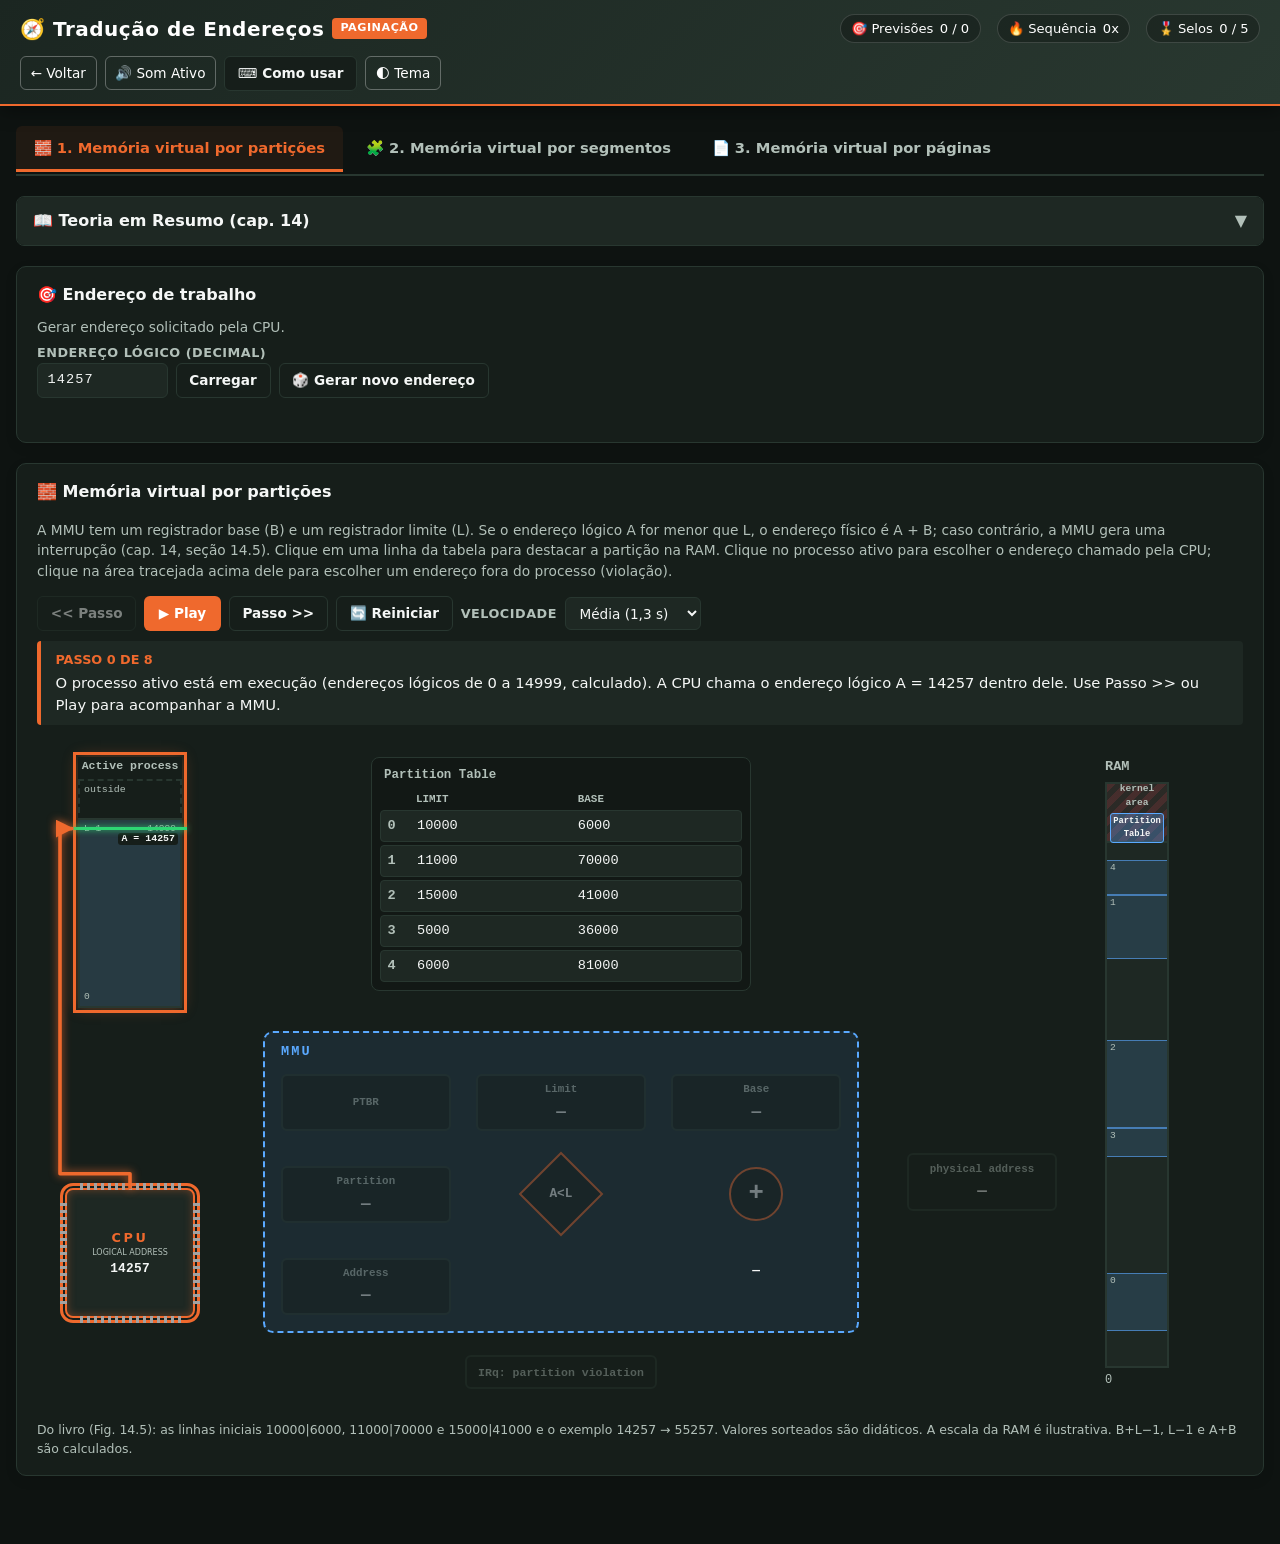
<file: jogos/traducao-enderecos.html>
<!DOCTYPE html>
<html lang="pt-BR" data-theme="dark">
<head>
  <meta charset="UTF-8">
  <meta name="viewport" content="width=device-width, initial-scale=1.0">
  <title>Tradução de Endereços — Paginação</title>
  <link rel="stylesheet" href="../css/layer.css">
  <link rel="stylesheet" href="../css/styles.css">
  <link rel="stylesheet" href="../css/esc_styles.css">
  <style>
    /* ------------------------------------------------------------------
       CSS novo desta página. Conflitos com o CSS compartilhado são
       corrigidos aqui, nunca em css/.
       ------------------------------------------------------------------ */
    .app-main { width: 100%; }
    .modal-backdrop[hidden] { display: none; }

    /* Navegação por abas (mesmo padrão visual do alocacao_memoria.html) */
    .tab-bar { display: flex; gap: 0.35rem; border-bottom: 2px solid var(--surface-border); overflow-x: auto; padding-bottom: 2px; }
    .tab-btn { background: transparent; border: none; border-bottom: 3px solid transparent; padding: 0.65rem 1.1rem; font-size: 0.92rem; font-weight: 600; color: var(--text-sub); cursor: pointer; white-space: nowrap; transition: color 0.15s, background-color 0.15s; border-radius: 6px 6px 0 0; }
    .tab-btn:hover { color: var(--text-main); background: rgba(255, 255, 255, 0.04); }
    .tab-btn.active { color: var(--accent-orange); border-bottom-color: var(--accent-orange); background: rgba(239, 105, 45, 0.08); }
    .tab-pane { display: flex; flex-direction: column; gap: 1.25rem; }
    .tab-pane[hidden] { display: none; }
    .pg-sub { display: flex; flex-direction: column; gap: 1.25rem; }
    .pg-sub[hidden] { display: none; }

    /* Aba por páginas: MMU com PTBR, Page, Offset e Frame; sem losango; IRq ao lado da tabela */
    .mode-page #mmuBase, .mode-page .part-diamond-wrap { display: none; }
    .mode-page #mmuLimit { grid-column: 3; grid-row: 2; }
    .mode-page #mmuAddress { grid-column: 2; grid-row: 4; }
    .mode-page .part-mmu { grid-template-rows: auto auto 84px auto; }
    .mode-page .part-irq-cell { grid-column: 3; grid-row: 1; align-self: end; }
    .proc-bar.pages { height: auto; }
    .mode-page .part-table-cols, .mode-page .part-row { grid-template-columns: 2.8rem 1fr 1fr; }
    .ram-bar.ram-frames { background-image: repeating-linear-gradient(to top, transparent 0, transparent calc(3.125% - 1px), rgba(255, 255, 255, 0.1) calc(3.125% - 1px), rgba(255, 255, 255, 0.1) 3.125%); }
    .part-row.is-fault { border-left: 4px solid #ff4757; background: rgba(255, 71, 87, 0.15); }

    /* ------------------------------------------------------------------
       Aba "por Partição" (cap. 14, seção 14.5, Fig. 14.5)
       ------------------------------------------------------------------ */
    .part-scroll { overflow-x: auto; padding: 0.5rem 0; }
    .part-stage { position: relative; display: grid; grid-template-columns: 170px minmax(440px, 1fr) 150px 130px; grid-template-rows: auto auto auto; column-gap: 3rem; row-gap: 1.4rem; min-width: 1010px; padding: 1rem 0.5rem; }
    .part-arrows { position: absolute; inset: 0; width: 100%; height: 100%; pointer-events: none; z-index: 3; overflow: visible; }
    .arr { fill: none; stroke: #9fb3c8; stroke-width: 2.4; stroke-linejoin: round; stroke-linecap: round; }
    .arr.now { stroke: #EF692D; stroke-width: 3.6; filter: drop-shadow(0 0 4px rgba(239, 105, 45, 0.9)); }
    .arr.bad { stroke: #ff4757; stroke-width: 3.6; filter: drop-shadow(0 0 4px rgba(255, 71, 87, 0.9)); }
    .arr.dash { stroke-dasharray: 7 5; }
    .arr-label { font-size: 15px; font-weight: 800; fill: var(--text-main); font-family: system-ui, -apple-system, 'Segoe UI', sans-serif; stroke: var(--surface-card); stroke-width: 4px; paint-order: stroke; }
    .dim { opacity: 0.4; }
    .now-hl { outline: 3px solid var(--accent-orange); outline-offset: 2px; box-shadow: 0 0 14px var(--accent-orange-glow); }
    .part-controls { margin: 0.9rem 0 0.6rem; }
    .part-step-box { margin: 0 0 0.5rem; padding: 0.6rem 0.9rem; background: var(--surface-elevated); border-left: 4px solid var(--accent-orange); border-radius: 4px; font-size: 0.92rem; line-height: 1.5; }
    .part-step-title { display: block; color: var(--accent-orange); font-size: 0.8rem; text-transform: uppercase; margin-bottom: 2px; }
    .part-step-text { color: var(--text-main); }

    .part-table-cell { grid-column: 2; grid-row: 1; }
    .part-proc-cell { grid-column: 1; grid-row: 1; display: flex; justify-content: center; align-items: flex-end; }
    .proc-box { display: flex; flex-direction: column; align-items: center; gap: 0.3rem; }
    .proc-title { font-size: 0.72rem; font-weight: 800; color: var(--text-sub); }
    .proc-out { width: 104px; height: 34px; display: flex; align-items: flex-start; justify-content: flex-start; padding: 2px 4px; font-size: 0.62rem; color: var(--text-sub); border: 2px dashed var(--surface-border); border-bottom: none; cursor: crosshair; user-select: none; }
    .proc-out:hover { border-color: #ff4757; color: #ff4757; }
    .proc-bar { cursor: crosshair; position: relative; width: 104px; height: 190px; display: flex; flex-direction: column-reverse; border: 2px solid var(--surface-border); background: var(--surface-elevated); }
    .proc-seg { position: relative; min-height: 36px; display: flex; flex-direction: column; justify-content: center; padding: 1px 4px; font-size: 0.6rem; line-height: 1.25; color: var(--text-sub); background: rgba(90, 169, 255, 0.14); border-top: 1px solid rgba(90, 169, 255, 0.6); font-family: ui-monospace, Menlo, Consolas, monospace; }
    .proc-seg:first-child { border-top: none; }
    .proc-seg.is-target { background: rgba(239, 105, 45, 0.25); }
    .proc-seg strong { color: var(--text-main); }
    .proc-ends { position: absolute; left: 4px; right: 4px; display: flex; justify-content: space-between; font-size: 0.6rem; color: var(--text-sub); font-family: ui-monospace, Menlo, Consolas, monospace; }
    .proc-mark { position: absolute; left: -7px; right: -7px; height: 3px; margin-bottom: -1px; background: #2ed573; box-shadow: 0 0 6px #2ed573; z-index: 2; }
    .proc-mark.bad { background: #ff4757; box-shadow: 0 0 6px #ff4757; }
    .proc-mark-label { position: absolute; right: 2px; bottom: 4px; padding: 0 3px; font-size: 0.62rem; font-weight: 800; color: var(--text-main); background: var(--surface-card); border-radius: 3px; white-space: nowrap; }
    .part-cpu-cell { grid-column: 1; grid-row: 2; align-self: end; display: flex; justify-content: center; padding-bottom: 0.5rem; }
    .part-phys-cell { grid-column: 3; grid-row: 2; align-self: center; }
    .part-ram-cell { grid-column: 4; grid-row: 1 / span 3; display: flex; flex-direction: column; }

    .part-irq-cell { grid-column: 2; grid-row: 3; justify-self: center; }
    .part-table-box { max-width: 380px; margin: 0 auto; background: var(--queue-bg); border: 1px solid var(--surface-border); border-radius: 8px; padding: 0.5rem; }
    .part-table-head { font-size: 0.78rem; font-weight: 700; color: var(--text-sub); padding: 0 0.25rem 0.35rem; }
    .part-table-cols, .part-row { display: grid; grid-template-columns: 1.6rem 1fr 1fr; gap: 0.25rem; align-items: center; }
    .part-table-cols { font-size: 0.68rem; font-weight: 700; text-transform: uppercase; color: var(--text-sub); padding: 0 0.4rem; }
    .part-rows { display: flex; flex-direction: column; gap: 3px; margin-top: 3px; }
    .part-row { width: 100%; text-align: left; padding: 0.3rem 0.4rem; font-size: 0.85rem; color: var(--text-main); background: var(--surface-elevated); border: 1px solid var(--surface-border); border-radius: 4px; cursor: pointer; font-family: ui-monospace, Menlo, Consolas, monospace; transition: background-color 0.2s, border-color 0.2s; }
    .part-row:hover { border-color: var(--accent-orange); }
    .part-row.is-work { border-left: 4px solid #2ed573; }
    .part-row.is-sel { background: rgba(239, 105, 45, 0.25); border-color: var(--accent-orange); font-weight: 800; }
    .pr-idx { color: var(--text-sub); font-weight: 700; }
    .pr-tag { font-size: 0.62rem; color: var(--text-sub); font-weight: 400; font-family: system-ui, sans-serif; line-height: 1.15; }

    .part-mmu { grid-column: 2; grid-row: 2; display: grid; grid-template-columns: repeat(3, minmax(110px, 1fr)); grid-template-rows: auto auto 104px auto; gap: 0.7rem 1.6rem; padding: 0.6rem 1rem 1rem; background: rgba(90, 169, 255, 0.1); border: 2px dashed #5aa9ff; border-radius: 10px; }
    .part-mmu-title { grid-column: 1 / -1; grid-row: 1; font-size: 0.85rem; font-weight: 800; color: #5aa9ff; letter-spacing: 0.15em; }
    .mmu-a1 { grid-column: 1; grid-row: 2; } .mmu-a2 { grid-column: 2; grid-row: 2; } .mmu-a3 { grid-column: 3; grid-row: 2; }
    .mmu-b1 { grid-column: 1; grid-row: 3; align-self: center; } .mmu-b2 { grid-column: 2; grid-row: 3; } .mmu-b3 { grid-column: 3; grid-row: 3; }
    .mmu-c1 { grid-column: 1; grid-row: 4; } .mmu-c3 { grid-column: 3; grid-row: 4; }
    .part-field { display: flex; flex-direction: column; align-items: center; gap: 2px; padding: 0.35rem 0.5rem; min-height: 2.6rem; justify-content: center; background: var(--surface-card); border: 2px solid var(--surface-border); border-radius: 6px; text-align: center; }
    .pf-label { font-size: 0.68rem; font-weight: 700; text-transform: none; color: var(--text-sub); }
    .pf-value { font-size: 1rem; font-weight: 800; color: var(--text-main); }
    .part-field.work-hl { border-color: #2ed573; }
    .part-diamond-wrap, .part-adder-wrap { display: flex; align-items: center; justify-content: center; }
    .part-diamond { width: 60px; height: 60px; transform: rotate(45deg); display: flex; align-items: center; justify-content: center; background: var(--surface-card); border: 2px solid var(--accent-orange); }
    .part-diamond span { transform: rotate(-45deg); font-weight: 800; font-size: 0.8rem; }
    .part-adder { width: 54px; height: 54px; border-radius: 50%; display: flex; align-items: center; justify-content: center; font-size: 1.6rem; font-weight: 800; background: var(--surface-card); border: 2px solid var(--accent-orange); }
    .part-adder.off, .part-phys.off { opacity: 0.35; }
    .part-irq { text-align: center; padding: 0.4rem 0.7rem; font-size: 0.72rem; font-weight: 700; color: var(--text-sub); border: 2px solid var(--surface-border); border-radius: 6px; background: var(--surface-card); }
    .part-irq.fire { color: #fff; background: #ff4757; border-color: #ff4757; }
    .part-sum { text-align: center; font-size: 0.8rem; font-weight: 700; color: var(--text-main); align-self: start; padding-top: 0.2rem; }
    .part-phys.live { border-color: #2ed573; box-shadow: 0 0 10px rgba(46, 213, 115, 0.45); }

    .ram-title { text-align: left; font-size: 0.85rem; font-weight: 800; color: var(--text-sub); margin-bottom: 0.3rem; }
    .ram-bar { position: relative; flex: 1; min-height: 500px; width: 64px; border: 2px solid var(--surface-border); background: var(--surface-elevated); }
    .ram-zero { font-size: 0.75rem; color: var(--text-sub); margin-top: 0.2rem; }
    .ram-kernel { position: absolute; left: 0; right: 0; top: 0; height: 10%; display: flex; flex-direction: column; align-items: center; justify-content: center; gap: 2px; font-size: 0.6rem; font-weight: 700; text-align: center; color: var(--text-sub); background: repeating-linear-gradient(135deg, rgba(255, 71, 87, 0.18) 0 6px, rgba(255, 71, 87, 0.06) 6px 12px); border-bottom: 2px solid var(--surface-border); }
    .ram-table-strip { width: 90%; padding: 1px 2px; font-size: 0.55rem; background: rgba(90, 169, 255, 0.3); border: 1px solid #5aa9ff; border-radius: 3px; color: var(--text-main); }
    .ram-part { position: absolute; left: 0; right: 0; background: rgba(90, 169, 255, 0.16); border-top: 1px solid rgba(90, 169, 255, 0.6); border-bottom: 1px solid rgba(90, 169, 255, 0.6); font-size: 0.6rem; color: var(--text-sub); padding-left: 3px; font-family: ui-monospace, Menlo, Consolas, monospace; overflow: hidden; }
    .ram-part.sel { background: rgba(239, 105, 45, 0.5); border: 2px solid var(--accent-orange); color: var(--text-main); font-weight: 800; z-index: 1; }
    .ram-result-mark { position: absolute; left: -6px; right: -6px; height: 4px; margin-top: -2px; background: #2ed573; box-shadow: 0 0 8px #2ed573; z-index: 2; }
    .ram-result-mark[hidden] { display: none; }
    .ram-tick { position: absolute; left: 100%; margin-left: 8px; transform: translateY(-50%); white-space: nowrap; font-size: 0.66rem; font-weight: 700; font-family: ui-monospace, Menlo, Consolas, monospace; color: var(--text-main); }
    .ram-tick::before { content: ""; position: absolute; right: 100%; top: 50%; width: 8px; border-top: 1px solid currentColor; }
    .ram-tick.res { color: #2ed573; font-size: 0.78rem; }
    .ram-tick.edge { color: var(--accent-orange); }

    /* Tipografia dentro das classes (o preflight zera h2, h3, p, ul). */
    .panel-title { margin: 0 0 0.6rem 0; font-size: 1rem; font-weight: 700; color: var(--text-main); display: flex; flex-wrap: wrap; align-items: center; gap: 0.5rem; }
    .panel-sub { margin: 0; font-size: 0.8rem; font-weight: 400; color: var(--text-sub); }
    .text-block { margin: 0 0 0.5rem 0; font-size: 0.86rem; line-height: 1.5; color: var(--text-main); }
    .text-sub { color: var(--text-sub); }
    .mono { font-family: ui-monospace, SFMono-Regular, "SF Mono", Menlo, Consolas, monospace; }
    .section-title { margin: 0 0 0.6rem 0; font-size: 0.95rem; font-weight: 700; color: var(--text-sub); text-transform: uppercase; }

    :focus-visible { outline: 2px solid var(--accent-orange); outline-offset: 2px; }

    /* Controles */
    .controls-layout { display: grid; grid-template-columns: repeat(auto-fit, minmax(300px, 1fr)); gap: 1rem 1.5rem; align-items: stretch; }
    .controls-col { display: flex; flex-direction: column; gap: 0.9rem; justify-content: center; min-width: 0; }
    .cpu-col { align-items: center; }
    a.btn-icon { text-decoration: none; }

    /* CPU ilustrativa: placa com pinos nas quatro bordas */
    .info-line { margin: 0; font-size: 0.86rem; font-weight: 400; color: var(--text-sub); }
    .cpu-chip { position: relative; width: min(100%, 130px); aspect-ratio: 1 / 1; display: flex; flex-direction: column; align-items: center; justify-content: center; gap: 0.1rem; padding: 0.4rem; text-align: center; background: var(--surface-elevated); border: 2px solid var(--accent-orange); border-radius: 8px; box-shadow: inset 0 0 9px var(--accent-orange-glow); margin: 7px; }
    .cpu-chip::before, .cpu-chip::after { content: ""; position: absolute; pointer-events: none; }
    .cpu-chip::before { inset: 9px -7px; background: repeating-linear-gradient(to bottom, transparent 0 4px, var(--neutral-gray) 4px 7px) left / 7px 100% no-repeat, repeating-linear-gradient(to bottom, transparent 0 4px, var(--neutral-gray) 4px 7px) right / 7px 100% no-repeat; }
    .cpu-chip::after { inset: -7px 9px; background: repeating-linear-gradient(to right, transparent 0 4px, var(--neutral-gray) 4px 7px) top / 100% 7px no-repeat, repeating-linear-gradient(to right, transparent 0 4px, var(--neutral-gray) 4px 7px) bottom / 100% 7px no-repeat; }
    .cpu-chip-label { font-size: 0.8rem; font-weight: 800; letter-spacing: 0.2em; color: var(--accent-orange); }
    .cpu-chip-caption { font-size: 0.5rem; text-transform: uppercase; color: var(--text-sub); line-height: 1.1; }
    .cpu-chip-addr { font-size: 0.8rem; font-weight: 800; letter-spacing: 0.02em; color: var(--text-main); }
    .field { display: flex; flex-direction: column; gap: 3px; }
    .field input[type="text"] { width: 16ch; min-width: 16ch; }
    .addr-input { font-family: ui-monospace, SFMono-Regular, Menlo, Consolas, monospace; letter-spacing: 0.08em; text-transform: uppercase; }
    .quick-row { display: flex; flex-wrap: wrap; gap: 0.4rem; align-items: center; margin-top: 0.75rem; padding-top: 0.75rem; border-top: 1px solid var(--surface-border); }
    .check-label { display: inline-flex; align-items: center; gap: 0.35rem; font-size: 0.85rem; font-weight: 600; cursor: pointer; }
    .msg-line { min-height: 1.3em; margin: 0.5rem 0 0 0; font-size: 0.8rem; color: var(--accent-orange); }
    .note-fixed { margin: 0.75rem 0 0 0; padding: 0.55rem 0.8rem; font-size: 0.84rem; line-height: 1.45; background: var(--surface-elevated); border-left: 4px solid var(--accent-orange); border-radius: 4px; }
    .status-line { margin: 0.6rem 0 0 0; font-size: 0.84rem; color: var(--text-sub); }
    .status-line strong { color: var(--accent-orange); }
    .btn-futuristic:disabled, .btn-secondary-futuristic:disabled { opacity: 0.45; cursor: not-allowed; }

    /* Área de execução */
    .exec-grid { display: grid; grid-template-columns: repeat(auto-fit, minmax(260px, 1fr)); gap: 1rem; margin-top: 1rem; }
    .panel-box { background: var(--queue-bg); border: 1px dashed var(--surface-border); border-radius: 8px; padding: 0.75rem; display: flex; flex-direction: column; gap: 0.5rem; min-width: 0; }
    .panel-box.active { border-style: solid; border-color: var(--accent-orange); box-shadow: inset 0 0 14px var(--accent-orange-glow); }
    .panel-head { display: flex; justify-content: space-between; align-items: center; gap: 0.5rem; padding-bottom: 0.35rem; border-bottom: 1px solid var(--surface-border); font-size: 0.82rem; font-weight: 700; text-transform: uppercase; color: var(--text-sub); }

    .addr-display { font-size: 1.5rem; font-weight: 800; letter-spacing: 0.04em; margin: 0.25rem 0; }
    .part-page { color: var(--accent-orange); }
    .part-offset { color: #5aa9ff; }
    .part-frame { color: #2ed573; }
    .src-tag { display: inline-block; font-size: 0.68rem; font-weight: 700; padding: 1px 6px; border-radius: 4px; background: var(--surface-elevated); color: var(--text-sub); border: 1px solid var(--surface-border); vertical-align: middle; }
    .src-tag.calc { color: #ffa502; border-color: #ffa502; }

    /* Bits */
    .bits-box { display: flex; flex-wrap: wrap; gap: 0.6rem; align-items: flex-end; padding: 0.5rem 0; touch-action: pan-y; user-select: none; }
    .nibble { display: flex; flex-direction: column; align-items: center; gap: 2px; }
    .nibble-hex { font-size: 0.72rem; font-weight: 700; color: var(--text-sub); }
    .nibble-bits { display: flex; align-items: stretch; }
    .bit-cell { width: 1.55rem; height: 2rem; display: inline-flex; align-items: center; justify-content: center; font-size: 0.95rem; font-weight: 700; border: 1px solid var(--surface-border); background: var(--surface-elevated); color: var(--text-main); transition: background-color 0.25s, border-color 0.25s; }
    .bit-cell.side-page { background: rgba(239, 105, 45, 0.2); border-color: var(--accent-orange); }
    .bit-cell.side-offset { background: rgba(90, 169, 255, 0.2); border-color: #5aa9ff; }
    .bit-divider { width: 0.9rem; min-height: 2rem; padding: 0; border: none; background: transparent; cursor: ew-resize; position: relative; color: #fff; }
    .bit-divider::before { content: ""; position: absolute; left: 50%; top: -4px; bottom: -4px; width: 4px; margin-left: -2px; border-radius: 2px; background: #2ed573; box-shadow: 0 0 8px #2ed573; }
    .bit-divider:disabled { cursor: default; }
    .bit-divider:disabled::before { background: var(--neutral-gray); box-shadow: none; }
    .split-caption { display: flex; flex-wrap: wrap; gap: 0.5rem 1.25rem; font-size: 0.8rem; font-weight: 700; }
    .split-actions { display: flex; flex-wrap: wrap; gap: 0.5rem; align-items: center; margin-top: 0.5rem; }
    .split-feedback { margin: 0.5rem 0 0 0; min-height: 1.3em; font-size: 0.84rem; line-height: 1.45; }
    .split-feedback.bad { color: #ff6b78; }
    .split-feedback.good { color: #2ed573; }

    /* Passos da MMU */
    .step-row { display: flex; gap: 0.5rem; align-items: flex-start; padding: 0.4rem 0.55rem; font-size: 0.82rem; line-height: 1.4; background: var(--surface-elevated); border-left: 4px solid var(--neutral-gray); border-radius: 4px; opacity: 0.6; transition: opacity 0.25s, border-color 0.25s; }
    .step-row.active { opacity: 1; border-left-color: var(--accent-orange); }
    .step-row.done { opacity: 1; border-left-color: #2ed573; }
    .step-row.failed { opacity: 1; border-left-color: #ff4757; }
    .step-num { font-weight: 800; color: var(--accent-orange); }
    .kv { display: flex; justify-content: space-between; gap: 0.5rem; font-size: 0.84rem; padding: 2px 0; }
    .kv-key { color: var(--text-sub); }

    /* Tabela de páginas */
    .pt-table { width: 100%; border-collapse: collapse; font-size: 0.85rem; }
    .pt-table th { text-align: left; font-size: 0.7rem; font-weight: 700; text-transform: uppercase; color: var(--text-sub); padding: 0.3rem 0.4rem; border-bottom: 1px solid var(--surface-border); }
    .pt-table td { padding: 0.4rem; border-bottom: 1px solid var(--surface-border); }
    .pt-row { transition: background-color 0.25s; }
    .pt-row.hit { background: rgba(239, 105, 45, 0.22); outline: 2px solid var(--accent-orange); outline-offset: -2px; }
    .pt-row.fault { background: rgba(255, 71, 87, 0.2); outline: 2px solid #ff4757; outline-offset: -2px; }
    .pt-empty { color: var(--text-sub); font-style: italic; }

    /* RAM e barramento */
    .frame-row { display: flex; justify-content: space-between; gap: 0.5rem; padding: 0.4rem 0.55rem; font-size: 0.84rem; background: var(--surface-elevated); border: 1px solid var(--surface-border); border-radius: 4px; transition: background-color 0.25s, border-color 0.25s; }
    .frame-row.hit { background: rgba(46, 213, 115, 0.2); border-color: #2ed573; }
    .frame-row.kernel { color: var(--text-sub); font-style: italic; }
    .offset-chip { display: inline-block; padding: 2px 8px; border-radius: 4px; font-weight: 800; background: rgba(90, 169, 255, 0.2); border: 1px solid #5aa9ff; color: #5aa9ff; transition: transform 0.5s ease, opacity 0.5s ease; }
    .offset-flow { display: flex; flex-direction: column; align-items: center; gap: 2px; min-height: 3.4rem; font-size: 0.78rem; color: var(--text-sub); }
    .offset-flow .offset-chip.pending { opacity: 0.25; transform: translateY(-16px); }
    .offset-flow .offset-chip.arrived { opacity: 1; transform: translateY(0); }
    .bus-box { text-align: center; padding: 0.5rem; border: 2px solid var(--surface-border); border-radius: 8px; background: var(--surface-elevated); }
    .bus-box.live { border-color: #2ed573; box-shadow: 0 0 12px rgba(46, 213, 115, 0.45); }
    .bus-value { font-size: 1.4rem; font-weight: 800; letter-spacing: 0.04em; }

    /* Resultado */
    .result-area { min-height: 4.5rem; }
    .result-main { margin: 0 0 0.35rem 0; font-size: 1.05rem; font-weight: 700; }
    .result-note { margin: 0; font-size: 0.82rem; color: var(--text-sub); line-height: 1.45; }
    .kernel-card { margin-top: 0.75rem; padding: 0.7rem 0.9rem; background: rgba(255, 71, 87, 0.12); border-left: 4px solid #ff4757; border-radius: 4px; font-size: 0.86rem; line-height: 1.5; }
    .predict-panel { margin-top: 0.75rem; padding: 0.7rem 0.9rem; background: var(--surface-elevated); border-left: 4px solid #5aa9ff; border-radius: 4px; }
    .predict-panel[hidden], .kernel-card[hidden] { display: none; }
    .predict-row { display: flex; flex-wrap: wrap; gap: 0.5rem; align-items: center; margin-top: 0.4rem; }
    .predict-row input[type="text"] { width: 16ch; }
    .predict-hint { margin: 0.6rem 0 0 0; padding: 0.5rem 0.8rem; font-size: 0.86rem; line-height: 1.5; background: rgba(255, 165, 2, 0.12); border-left: 4px solid #ffa502; border-radius: 4px; }
    .predict-hint:empty { display: none; }
    .predict-feedback { margin: 0.5rem 0 0 0; font-size: 0.84rem; line-height: 1.5; }

    /* Grade auto-fit para métricas + log */
    .duo-grid { display: grid; grid-template-columns: repeat(auto-fit, minmax(300px, 1fr)); gap: 1rem; }

    /* Selos (botões) e missão atual */
    .quick-row[hidden], .note-fixed[hidden] { display: none; }
    .badges-row .badge-item { font: inherit; font-size: 0.88rem; padding: 6px 14px; color: var(--text-sub); cursor: not-allowed; }
    .badges-row .badge-item.unlocked { cursor: pointer; color: var(--text-main); }
    .badges-row .badge-item.unlocked.is-open { outline: 2px solid var(--accent-orange); outline-offset: 2px; }
    .badge-detail { margin-top: 0.75rem; padding: 0.65rem 0.9rem; background: var(--surface-elevated); border-left: 4px solid var(--accent-orange); border-radius: 4px; font-size: 0.88rem; line-height: 1.55; }
    .badge-detail[hidden], #missionActive[hidden], .mission-done[hidden] { display: none; }
    .badge-detail-title { display: block; color: var(--accent-orange); margin-bottom: 2px; }
    .mission-dots { display: flex; gap: 0.4rem; margin: 0.1rem 0 0.9rem; }
    .mission-dots span { width: 2.2rem; height: 0.45rem; border-radius: 3px; background: var(--surface-border); }
    .mission-dots span.done { background: #2ed573; }
    .mission-dots span.current { background: var(--accent-orange); }
    .mission-title { margin: 0 0 0.35rem 0; font-size: 1.12rem; font-weight: 800; color: var(--text-main); }
    .mission-goal { margin: 0 0 0.85rem 0; font-size: 0.92rem; line-height: 1.55; color: var(--text-main); }
    .mission-block { margin: 0 0 0.8rem 0; padding: 0.65rem 0.95rem; background: var(--surface-elevated); border-radius: 6px; font-size: 0.88rem; line-height: 1.55; }
    .mission-block > strong { display: block; margin-bottom: 0.25rem; color: var(--accent-orange); font-size: 0.78rem; text-transform: uppercase; }
    .mission-steps { margin: 0; padding-left: 1.3rem; list-style: decimal; }
    .mission-steps li { margin: 0.2rem 0; }
    .mission-hint summary { cursor: pointer; font-weight: 700; font-size: 0.88rem; color: var(--text-sub); }
    .mission-progress { margin: 0.7rem 0 0 0; font-size: 0.88rem; font-weight: 700; color: var(--accent-orange); }
    .mission-done { padding: 0.85rem 1rem; background: rgba(46, 213, 115, 0.1); border-left: 4px solid #2ed573; border-radius: 6px; }
    .mission-done-title { display: block; margin-bottom: 0.3rem; font-size: 1rem; color: #2ed573; }

    .modal-box .text-block { color: var(--text-main); }
    .kbd { display: inline-block; padding: 1px 6px; border: 1px solid var(--surface-border); border-radius: 4px; background: var(--surface-elevated); font-family: ui-monospace, Menlo, Consolas, monospace; font-size: 0.8rem; }
    .help-list { margin: 0 0 0.5rem 0; padding: 0; list-style: none; font-size: 0.86rem; line-height: 1.7; }

    @media (prefers-reduced-motion: reduce) {
      *, *::before, *::after { transition: none !important; animation: none !important; }
    }
  </style>
</head>
<body>

  <!-- ====================================================================
       CABEÇALHO
       ==================================================================== -->
  <header class="futuristic-header">
    <div class="top-bar-flex">
      <div class="brand-title">
        <span>🧭 Tradução de Endereços</span>
        <span class="brand-badge">Paginação</span>
      </div>

      <div class="top-stats-strip">
        <div class="stat-pill" title="Previsões do endereço físico: certas / feitas">
          <span>🎯 Previsões</span>
          <span id="statPredict">0 / 0</span>
        </div>
        <div class="stat-pill" title="Previsões certas seguidas">
          <span>🔥 Sequência</span>
          <span id="statStreak">0x</span>
        </div>
        <div class="stat-pill" title="Selos conquistados">
          <span>🎖️ Selos</span>
          <span id="statBadges">0 / 5</span>
        </div>
      </div>

      <div class="control-group">
        <a id="linkBack" class="btn-icon" href="index.html" aria-label="Voltar para a página inicial dos jogos">← Voltar</a>
        <button id="btnSoundToggle" class="btn-icon" type="button" aria-label="Alternar som" aria-pressed="true" title="Ativar/Desativar som">
          <span id="soundIcon">🔊 Som Ativo</span>
        </button>
        <button id="btnOpenHelp" class="btn-secondary-futuristic" type="button" aria-haspopup="dialog">⌨️ Como usar</button>
        <button id="btnThemeToggle" class="btn-icon" type="button" aria-label="Alternar tema claro e escuro">🌓 Tema</button>
      </div>
    </div>
  </header>

  <main class="app-main">

    <!-- ==================================================================
         NAVEGAÇÃO ENTRE SEÇÕES (acima da teoria, como no alocacao_memoria.html)
         ================================================================== -->
    <nav class="tab-bar" role="tablist" aria-label="Seções da página">
      <button id="tabBtnPart" class="tab-btn active" type="button" role="tab" aria-selected="true" aria-controls="paneMemPart" data-pane="paneMemPart">🧱 1. Memória virtual por partições</button>
      <button id="tabBtnSeg" class="tab-btn" type="button" role="tab" aria-selected="false" aria-controls="paneMemSeg" data-pane="paneMemSeg" tabindex="-1">🧩 2. Memória virtual por segmentos</button>
      <button id="tabBtnPages" class="tab-btn" type="button" role="tab" aria-selected="false" aria-controls="paneMemPages" data-pane="paneMemPages" tabindex="-1">📄 3. Memória virtual por páginas</button>
    </nav>

    <!-- ==================================================================
         1. TEORIA (cap. 14)
         ================================================================== -->
    <details class="theory-details">
      <summary class="theory-summary">
        <span>📖 Teoria em Resumo (cap. 14)</span>
        <span class="text-sub" aria-hidden="true">▼</span>
      </summary>
      <div class="theory-grid">
        <div class="theory-card">
          <strong>Endereços físicos e lógicos (14.4)</strong>
          Físicos são os endereços dos bytes da memória física. Lógicos (virtuais) são os usados pelos processos e pelo sistema operacional; o processador gera endereços lógicos e eles precisam ser traduzidos.
        </div>
        <div class="theory-card">
          <strong>MMU (14.4)</strong>
          Componente de hardware que intercepta os endereços lógicos emitidos pelo processador e envia os endereços físicos correspondentes ao barramento de endereços. Se o acesso não for possível, gera uma interrupção de hardware.
        </div>
        <div class="theory-card">
          <strong>Páginas e quadros (14.7)</strong>
          O espaço lógico é dividido em blocos de mesmo tamanho, as páginas (geralmente 4 KBytes, 4.096 bytes). A memória física é dividida em quadros do mesmo tamanho. Uma página pode estar em qualquer quadro.
        </div>
        <div class="theory-card">
          <strong>Tabela de páginas e PTBR (14.7.1)</strong>
          Cada entrada corresponde a uma página e contém o número do quadro. Cada processo tem sua tabela; a tabela ativa é referenciada pelo registrador PTBR (Page Table Base Register).
        </div>
        <div class="theory-card">
          <strong>Intel 80386 (14.7.1)</strong>
          Endereço lógico de 32 bits = offset de 12 bits (de 0 a 4.095) + número de página de 20 bits. Assim, podem ser endereçadas 2<sup>20</sup> páginas com 2<sup>12</sup> bytes cada (1.048.576 páginas com 4.096 bytes cada).
        </div>
        <div class="theory-card">
          <strong>Falta de página e flag Valid (14.7.1, 14.7.2)</strong>
          Páginas não usadas são entradas vazias, sem quadro. Acessá-las (ou usar uma página com Valid = 0) gera uma falta de página (page fault): desvio para o núcleo, que deve tratá-la, abortando o processo ou tomando outra medida.
        </div>
      </div>
    </details>

    <!-- ==================================================================
         ABA 2: MEMÓRIA VIRTUAL POR PARTIÇÕES (cap. 14, seção 14.5, Fig. 14.5)
         Textos da figura em inglês, como no livro.
         ================================================================== -->
    <div id="paneMemPart" class="tab-pane" role="tabpanel" aria-labelledby="tabBtnPart">
      <section class="glass-card" aria-labelledby="titlePartAddr">
        <h2 id="titlePartAddr" class="panel-title">🎯 Endereço de trabalho</h2>
        <p class="info-line">Gerar endereço solicitado pela CPU.</p>
        <div class="field" style="margin-top:0.6rem;">
          <label class="control-label" for="partAddrInput">Endereço lógico (decimal)</label>
          <div class="control-group">
            <input type="text" id="partAddrInput" class="addr-input" inputmode="numeric" maxlength="6" autocomplete="off" spellcheck="false" aria-describedby="partAddrMsg" value="14257">
            <button id="btnPartLoad" class="btn-secondary-futuristic" type="button">Carregar</button>
            <button id="btnPartNew" class="btn-secondary-futuristic" type="button" title="Sorteia um novo endereço lógico e a partição do processo">🎲 Gerar novo endereço</button>
          </div>
          <p id="partAddrMsg" class="msg-line" role="status" aria-live="polite"></p>
        </div>
      </section>

      <div id="partFigureHost">
      <section id="figureSection" class="glass-card" aria-labelledby="titlePart">
        <h2 id="titlePart" class="panel-title"><span id="titlePartText">🧱 Memória virtual por partições</span></h2>
        <p id="partIntro" class="text-block text-sub" style="margin-top:1rem;">A MMU tem um registrador base (B) e um registrador limite (L). Se o endereço lógico A for menor que L, o endereço físico é A + B; caso contrário, a MMU gera uma interrupção (cap. 14, seção 14.5). Clique em uma linha da tabela para destacar a partição na RAM.</p>

        <div class="control-group part-controls">
          <button id="btnPartBack" class="btn-secondary-futuristic" type="button" title="Voltar um passo (tecla ←)" aria-label="Passo anterior">&lt;&lt; Passo</button>
          <button id="btnPartPlay" class="btn-futuristic" type="button" title="Executar os passos automaticamente (tecla Espaço)">▶ Play</button>
          <button id="btnPartForward" class="btn-secondary-futuristic" type="button" title="Avançar um passo (tecla →)" aria-label="Próximo passo">Passo &gt;&gt;</button>
          <button id="btnPartReset" class="btn-secondary-futuristic" type="button" title="Voltar ao passo 0 (tecla R)">🔄 Reiniciar</button>
          <label class="control-label" for="partSpeedSelect">Velocidade</label>
          <select id="partSpeedSelect">
            <option value="2000">Lenta (2 s)</option>
            <option value="1300" selected>Média (1,3 s)</option>
            <option value="700">Rápida (0,7 s)</option>
          </select>
        </div>

        <div id="partStepBox" class="part-step-box" role="status" aria-live="polite">
          <strong id="partStepTitle" class="part-step-title"></strong>
          <span id="partStepText" class="part-step-text"></span>
        </div>

        <div class="part-scroll">
          <div id="partStage" class="part-stage">
            <svg id="partArrows" class="part-arrows" aria-hidden="true" focusable="false">
              <defs>
                <marker id="mkDone" viewBox="0 0 10 10" refX="9" refY="5" markerWidth="5" markerHeight="5" orient="auto"><path d="M0 0 L10 5 L0 10z" fill="#9fb3c8"></path></marker>
                <marker id="mkNow" viewBox="0 0 10 10" refX="9" refY="5" markerWidth="5" markerHeight="5" orient="auto"><path d="M0 0 L10 5 L0 10z" fill="#EF692D"></path></marker>
                <marker id="mkBad" viewBox="0 0 10 10" refX="9" refY="5" markerWidth="5" markerHeight="5" orient="auto"><path d="M0 0 L10 5 L0 10z" fill="#ff4757"></path></marker>
              </defs>
              <g id="partArrowsG"></g>
            </svg>

            <!-- Tabela de partições (centro, acima da MMU) -->
            <div class="part-table-cell">
              <div id="partTableBox" class="part-table-box">
                <div id="partTableHead" class="part-table-head mono">Partition Table</div>
                <div class="part-table-cols mono" aria-hidden="true"><span id="tblCol1"></span><span id="tblCol2">Limit</span><span id="tblCol3">Base</span></div>
                <div id="partRows" class="part-rows" role="group" aria-label="Linhas da tabela de partições"></div>
              </div>
            </div>

            <!-- Processo ativo (esquerda, acima da CPU) -->
            <div class="part-proc-cell">
              <div id="procBox" class="proc-box">
                <div class="proc-title mono">Active process</div>
                <div id="procOut" class="proc-out mono" title="Clique aqui para escolher um endereço fora do processo (violação)">outside</div>
                <div id="procBar" class="proc-bar" role="slider" tabindex="0" aria-label="Processo ativo: clique para definir o endereço lógico (setas para cima e para baixo ajustam)" aria-valuemin="0" aria-valuenow="0" title="Clique para definir o endereço lógico"></div>
              </div>
            </div>

            <!-- CPU (esquerda) -->
            <div class="part-cpu-cell">
              <div id="partCpu" class="cpu-chip" role="img" aria-label="CPU">
                <span class="cpu-chip-label">CPU</span>
                <span class="cpu-chip-caption">logical address</span>
                <span id="partCpuAddr" class="cpu-chip-addr mono">—</span>
              </div>
            </div>

            <!-- MMU (centro, abaixo da tabela) -->
            <div id="partMmu" class="part-mmu">
              <div class="part-mmu-title mono">MMU</div>

              <div id="mmuPtbr" class="part-field mmu-a1"><span class="pf-label mono">PTBR</span></div>
              <div id="mmuLimit" class="part-field mmu-a2"><span class="pf-label mono">Limit</span><span id="mmuLimitVal" class="pf-value mono">—</span></div>
              <div id="mmuBase" class="part-field mmu-a3"><span class="pf-label mono">Base</span><span id="mmuBaseVal" class="pf-value mono">—</span></div>

              <div id="mmuPartition" class="part-field mmu-b1"><span class="pf-label mono">Partition</span><span id="mmuPartitionVal" class="pf-value mono">—</span></div>
              <div class="part-diamond-wrap mmu-b2"><div id="mmuDiamond" class="part-diamond"><span class="mono">A&lt;L</span></div></div>
              <div class="part-adder-wrap mmu-b3"><div id="mmuAdder" class="part-adder mono">+</div></div>

              <div id="mmuAddress" class="part-field mmu-c1"><span class="pf-label mono">Address</span><span id="mmuAddressVal" class="pf-value mono">—</span></div>
                            <div id="mmuSum" class="part-sum mono mmu-c3">—</div>
            </div>

            <!-- IRq (fora da MMU, abaixo) -->
            <div class="part-irq-cell">
              <div id="mmuIrq" class="part-irq mono">IRq: partition violation</div>
            </div>

            <!-- Endereço físico (fora da MMU) -->
            <div class="part-phys-cell">
              <div id="partPhys" class="part-field part-phys"><span class="pf-label mono">physical address</span><span id="partPhysVal" class="pf-value mono">—</span></div>
            </div>

            <!-- RAM (direita), base = 0 e kernel area no topo -->
            <div class="part-ram-cell">
              <div class="ram-title mono">RAM</div>
              <div id="ramBar" class="ram-bar">
                <div id="ramKernel" class="ram-kernel mono">kernel area<div id="ramTableStrip" class="ram-table-strip">Partition Table</div></div>
                <div id="ramParts"></div>
                <div id="ramResultMark" class="ram-result-mark"></div>
                <div id="ramTicks"></div>
              </div>
              <div class="ram-zero mono">0</div>
            </div>
          </div>
        </div>

        <p id="partNote" class="text-sub" style="font-size:0.78rem; margin:0.5rem 0 0 0;">
          Do livro (Fig. 14.5): as linhas iniciais 10000|6000, 11000|70000 e 15000|41000 e o exemplo 14257 → 55257. Valores sorteados são didáticos. A escala da RAM é ilustrativa. B+L−1 e A+B são calculados.
        </p>
      </section>
      </div><!-- /partFigureHost -->
    </div><!-- /paneMemPart -->

    <!-- ==================================================================
         ABA 3: MEMÓRIA VIRTUAL POR SEGMENTOS (cap. 14, seção 14.6, Figs. 14.6 e 14.7)
         A ilustração (seção "figureSection") é a mesma da aba 2 e é movida para cá.
         ================================================================== -->
    <div id="paneMemSeg" class="tab-pane" role="tabpanel" aria-labelledby="tabBtnSeg" hidden>
      <section class="glass-card" aria-labelledby="titleSegAddr">
        <h2 id="titleSegAddr" class="panel-title">🎯 Endereço de trabalho</h2>
        <p class="info-line">Gerar endereço solicitado pela CPU.</p>
        <div class="field" style="margin-top:0.6rem;">
          <label class="control-label" for="segAddrInput">Endereço lógico [segmento : offset]</label>
          <div class="control-group">
            <input type="text" id="segAddrInput" class="addr-input" inputmode="numeric" maxlength="14" autocomplete="off" spellcheck="false" aria-describedby="segAddrMsg" value="3:6914" placeholder="3:6914">
            <button id="btnSegLoad" class="btn-secondary-futuristic" type="button">Carregar</button>
            <button id="btnSegNew" class="btn-secondary-futuristic" type="button" title="Sorteia um novo endereço lógico dentro de um dos segmentos do processo">🎲 Gerar novo endereço</button>
          </div>
          <p id="segAddrMsg" class="msg-line" role="status" aria-live="polite"></p>
        </div>
      </section>
      <div id="segFigureHost"></div>
    </div><!-- /paneMemSeg -->

    <!-- ==================================================================
         ABA 3: MEMÓRIA VIRTUAL POR PÁGINAS (cap. 14, seção 14.7, Fig. 14.9)
         Sub-abas: "Memória virtual" (ilustração) e "Tradução de endereços" (a antiga tela 1).
         ================================================================== -->
    <div id="paneMemPages" class="tab-pane" role="tabpanel" aria-labelledby="tabBtnPages" hidden>
      <nav class="tab-bar" role="tablist" aria-label="Seções da memória virtual por páginas">
        <button id="subTabPgMem" class="tab-btn active" type="button" role="tab" aria-selected="true" aria-controls="panePgMem" data-pgpane="panePgMem">🧱 Memória virtual</button>
        <button id="subTabPgTrans" class="tab-btn" type="button" role="tab" aria-selected="false" aria-controls="paneSim" data-pgpane="paneSim" tabindex="-1">🧭 Tradução de endereços</button>
      </nav>

      <div id="panePgMem" class="pg-sub" role="tabpanel" aria-labelledby="subTabPgMem">
        <section class="glass-card" aria-labelledby="titlePgAddr">
          <h2 id="titlePgAddr" class="panel-title">🎯 Endereço de trabalho</h2>
          <p class="info-line">Gerar endereço solicitado pela CPU.</p>
          <div class="field" style="margin-top:0.6rem;">
            <label class="control-label" for="pgAddrInput">Endereço lógico (decimal)</label>
            <div class="control-group">
              <input type="text" id="pgAddrInput" class="addr-input" inputmode="numeric" maxlength="6" autocomplete="off" spellcheck="false" aria-describedby="pgAddrMsg" value="3738">
              <button id="btnPgLoad" class="btn-secondary-futuristic" type="button">Carregar</button>
              <button id="btnPgNew" class="btn-secondary-futuristic" type="button" title="Sorteia um novo endereço lógico dentro do processo">🎲 Gerar novo endereço</button>
            </div>
            <p id="pgAddrMsg" class="msg-line" role="status" aria-live="polite"></p>
          </div>
        </section>
        <div id="pgFigureHost"></div>
      </div><!-- /panePgMem -->

    <div id="paneSim" class="pg-sub" role="tabpanel" aria-labelledby="subTabPgTrans" hidden>

    <!-- ==================================================================
         SELOS (botões liberados conforme as missões são concluídas)
         ================================================================== -->
    <section class="glass-card" aria-labelledby="titleBadges">
      <h2 id="titleBadges" class="panel-title">🎖️ Selos</h2>
      <p class="text-block text-sub">Cada selo é liberado quando você conclui uma missão. Clique em um selo conquistado para rever o que você aprendeu.</p>
      <div class="badges-row">
        <button id="badge-divisor" class="badge-item" type="button" disabled></button>
        <button id="badge-previsao" class="badge-item" type="button" disabled></button>
        <button id="badge-offset" class="badge-item" type="button" disabled></button>
        <button id="badge-falta" class="badge-item" type="button" disabled></button>
        <button id="badge-mestre" class="badge-item" type="button" disabled></button>
      </div>
      <div id="badgeDetail" class="badge-detail" role="status" aria-live="polite" hidden>
        <strong id="badgeDetailTitle" class="badge-detail-title"></strong>
        <span id="badgeDetailText"></span>
      </div>
    </section>

    <!-- ==================================================================
         MISSÃO ATUAL (só uma por vez; a próxima é liberada ao concluir a anterior)
         ================================================================== -->
    <section class="glass-card" aria-labelledby="titleMissions">
      <h2 id="titleMissions" class="panel-title">
        <span>🎯 Missões de aprendizagem</span>
        <span id="missionCounter" class="panel-sub"></span>
      </h2>
      <div id="missionDots" class="mission-dots" aria-hidden="true"></div>

      <div id="missionActive">
        <h3 id="missionTitle" class="mission-title"></h3>
        <p id="missionGoal" class="mission-goal"></p>
        <div class="mission-block">
          <strong>Como fazer</strong>
          <ol id="missionSteps" class="mission-steps"></ol>
        </div>
        <div class="mission-block">
          <strong>Pense assim</strong>
          <p id="missionThink" class="text-block" style="margin:0;"></p>
        </div>
        <details class="mission-hint">
          <summary>💡 Preciso de uma dica</summary>
          <p id="missionHint" class="text-block" style="margin:0.5rem 0 0 0;"></p>
        </details>
        <p id="missionProgress" class="mission-progress" role="status" aria-live="polite"></p>
      </div>

      <div id="missionDone" class="mission-done" role="status" aria-live="polite" hidden>
        <strong id="missionDoneTitle" class="mission-done-title"></strong>
        <p id="missionLearned" class="text-block"></p>
        <button id="btnNextMission" class="btn-futuristic" type="button"></button>
      </div>
    </section>

    <!-- ==================================================================
         2. CONTROLES
         ================================================================== -->
    <section class="glass-card" aria-labelledby="titleControls">
      <h2 id="titleControls" class="panel-title">🎯 Endereço de trabalho</h2>

      <div class="controls-layout">
        <!-- Coluna 1: endereço lógico -->
        <div class="controls-col">
          <p class="info-line">Gerar endereço solicitado pela CPU.</p>
          <div class="field">
            <label class="control-label" for="addrInput">Endereço lógico (8 dígitos hex)</label>
            <div class="control-group">
              <input type="text" id="addrInput" class="addr-input" maxlength="12" autocomplete="off" spellcheck="false" aria-describedby="addrMsg" value="01803E9A">
              <button id="btnLoadAddr" class="btn-secondary-futuristic" type="button">Carregar</button>
              <button id="btnNewAddr" class="btn-secondary-futuristic" type="button" title="Sorteia um novo endereço lógico para traduzir em endereço físico">🎲 Gerar novo endereço</button>
            </div>
            <p id="addrMsg" class="msg-line" role="status" aria-live="polite"></p>
          </div>

          <label class="check-label" for="predictToggle">
            <input type="checkbox" id="predictToggle">
            <span>Modo prever (digitar o endereço físico antes do passo 3)</span>
          </label>
        </div>

        <!-- Coluna 2: CPU (ilustrativa) com o endereço lógico gerado -->
        <div class="controls-col cpu-col">
          <div id="cpuChip" class="cpu-chip" role="img" aria-label="CPU gerando o endereço lógico">
            <span class="cpu-chip-label">CPU</span>
            <span class="cpu-chip-caption">endereço lógico gerado</span>
            <span id="cpuChipAddr" class="cpu-chip-addr mono">—</span>
          </div>
        </div>
      </div>
    </section>

    <!-- ==================================================================
         3. MEMÓRIA VIRTUAL (divisor de bits)
         ================================================================== -->
    <section class="glass-card" aria-labelledby="titleExec">
      <h2 id="titleExec" class="panel-title">
        <span>🖥️ Memória Virtual</span>
      </h2>

      <!-- Divisor de bits -->
      <div class="panel-box" id="panelBits">
        <div class="panel-head">
          <span>1 · Endereço lógico gerado pela CPU (32 bits)</span>
          <span id="bitsSource" class="src-tag">livro, 14.7.1</span>
        </div>
        <p class="text-block text-sub">Mova o divisor (arraste, use os botões ◀ ▶ ou as setas com o divisor focado) até separar o número da página do offset e confirme.</p>
        <div id="bitsBox" class="bits-box" role="group" aria-label="32 bits do endereço lógico, agrupados de 4 em 4"></div>
        <div class="split-caption" aria-hidden="true">
          <span class="part-page" id="capPage"></span>
          <span class="part-offset" id="capOffset"></span>
        </div>
        <div class="split-actions">
          <button id="btnSplitLeft" class="btn-secondary-futuristic" type="button" aria-label="Mover o divisor um bit para a esquerda">◀ Divisor</button>
          <button id="btnSplitRight" class="btn-secondary-futuristic" type="button" aria-label="Mover o divisor um bit para a direita">Divisor ▶</button>
          <button id="btnConfirmSplit" class="btn-futuristic" type="button">✔ Confirmar divisor</button>
        </div>
        <p id="splitFeedback" class="split-feedback" role="status" aria-live="polite"></p>
      </div>
    </section>

    <!-- ==================================================================
         4. EXECUÇÃO: CPU, MMU, tabela de páginas e RAM (Fig. 14.9)
         ================================================================== -->
    <section class="glass-card" aria-labelledby="titleExecPages">
      <h2 id="titleExecPages" class="panel-title">
        <span>🖥️ CPU, MMU, tabela de páginas e RAM</span>
        <span class="panel-sub">Fig. 14.9 — MMU com paginação</span>
      </h2>

      <div class="controls-row" style="margin-bottom:0.25rem;">
        <div class="control-group">
          <button id="btnPlayPause" class="btn-futuristic" type="button">▶ Play</button>
          <button id="btnStep" class="btn-secondary-futuristic" type="button" title="Executar o próximo passo (tecla →)">⏭ Passo</button>
          <button id="btnReset" class="btn-secondary-futuristic" type="button" title="Voltar ao estado inicial (tecla R)">🔄 Reiniciar</button>
          <label class="control-label" for="speedSelect">Velocidade</label>
          <select id="speedSelect">
            <option value="1500">Lenta (1,5 s)</option>
            <option value="900" selected>Média (0,9 s)</option>
            <option value="400">Rápida (0,4 s)</option>
          </select>
        </div>
      </div>

      <div id="quickRow" class="quick-row" hidden>
        <span class="control-label">Endereços prontos:</span>
        <button id="btnQuickExample" class="btn-secondary-futuristic" type="button" data-addr="01803E9A">Exemplo do livro 01803E9Ah</button>
        <button id="btnQuickMin" class="btn-secondary-futuristic" type="button" data-addr="01803000">Offset 000h</button>
        <button id="btnQuickMax" class="btn-secondary-futuristic" type="button" data-addr="01803FFF">Offset FFFh</button>
        <button id="btnQuickZero" class="btn-secondary-futuristic" type="button" data-addr="00000E9A">Página 00000h</button>
        <button id="btnQuickEmpty" class="btn-secondary-futuristic" type="button" data-addr="00001E9A">Página 00001h (vazia)</button>
      </div>

      <p class="note-fixed" id="noteGrafia" hidden>página = 20 bits, 5 dígitos hexadecimais (01803h); offset = 12 bits, 3 dígitos (E9Ah)</p>
      <p id="stageStatus" class="status-line"></p>


      <div class="exec-grid">
        <!-- CPU -->
        <div class="panel-box" id="panelCpu">
          <div class="panel-head"><span>⚙️ CPU</span><span class="src-tag">endereço lógico</span></div>
          <div id="cpuAddr" class="addr-display mono">—</div>
          <div class="kv"><span class="kv-key">Página</span><span><span id="cpuPage" class="mono part-page">?</span></span></div>
          <div class="kv"><span class="kv-key">Offset</span><span><span id="cpuOffset" class="mono part-offset">?</span></span></div>
          <div class="kv"><span class="kv-key">Origem</span><span><span id="cpuSrc" class="src-tag"></span></span></div>
        </div>

        <!-- MMU -->
        <div class="panel-box" id="panelMmu">
          <div class="panel-head"><span>🧮 MMU</span><span class="src-tag">PTBR → tabela ativa</span></div>
          <div id="stepRow1" class="step-row"><span class="step-num">1</span><span>decompor o endereço lógico em número de página e offset</span></div>
          <div id="stepRow2" class="step-row"><span class="step-num">2</span><span>obter o número do quadro onde se encontra a página</span></div>
          <div id="stepRow3" class="step-row"><span class="step-num">3</span><span>compor o número do quadro com o offset; o offset é preservado</span></div>
          <div class="kv"><span class="kv-key">Quadro obtido</span><span id="mmuFrame" class="mono part-frame">?</span></div>
          <div class="offset-flow" aria-hidden="true">
            <span id="offsetChip" class="offset-chip mono pending">—</span>
            <span>↓ o offset desce intacto</span>
          </div>
        </div>

        <!-- Tabela de páginas -->
        <div class="panel-box" id="panelTable">
          <div class="panel-head"><span>📑 Tabela de páginas</span><span class="src-tag">Fig. 14.9</span></div>
          <table class="pt-table">
            <caption class="text-sub" style="text-align:left; font-size:0.75rem; padding-bottom:0.3rem;">Linhas iniciais da Fig. 14.9 (00000h, 00001h, 01803h) e sorteadas (didático); novos endereços gerados entram aqui.</caption>
            <thead><tr><th scope="col">Página</th><th scope="col">Quadro</th><th scope="col">Valid <span class="src-tag calc">calculado</span></th></tr></thead>
            <tbody id="ptBody"></tbody>
          </table>
        </div>

        <!-- RAM + barramento -->
        <div class="panel-box" id="panelRam">
          <div class="panel-head"><span>🧱 RAM</span><span class="src-tag">quadros</span></div>
          <div id="ramFrames" style="display:flex; flex-direction:column; gap:0.4rem;"></div>
          <div id="busBox" class="bus-box">
            <div class="control-label">Barramento de endereços</div>
            <div id="busValue" class="bus-value mono">—</div>
            <div id="busSrc" class="src-tag"></div>
          </div>
        </div>
      </div>

      <!-- Resultado -->
      <div class="panel-box" style="margin-top:1rem;" id="panelResult">
        <div class="panel-head"><span>📍 Resultado</span><span class="src-tag" id="resultSrcTag"></span></div>
        <div id="resultArea" class="result-area" role="status" aria-live="polite">
          <p id="resultMain" class="result-main"></p>
          <p id="resultNote" class="result-note"></p>
        </div>

        <div id="kernelCard" class="kernel-card" hidden>
          <strong>Falta de página (page fault).</strong>
          A MMU gera uma interrupção e a execução é desviada para o núcleo do sistema operacional, que deve tratar a falta de página, abortando o processo ou tomando outra medida. O tratamento não é simulado aqui.
        </div>

        <div id="predictPanel" class="predict-panel" hidden>
          <strong>Modo prever.</strong> A MMU já obteve o quadro. Qual será o endereço físico? (8 dígitos hexadecimais)
          <div class="predict-row">
            <label class="control-label" for="predictInput">Endereço físico</label>
            <input type="text" id="predictInput" class="addr-input" maxlength="12" autocomplete="off" spellcheck="false">
            <button id="btnCheckPredict" class="btn-futuristic" type="button">Conferir previsão</button>
            <button id="btnPredictHint" class="btn-secondary-futuristic" type="button" title="Mostra uma dica por vez, sem entregar a resposta">💡 Dica</button>
            <button id="btnPredictAuto" class="btn-secondary-futuristic" type="button" title="Mostra a resposta certa só para você aprender; não conclui a missão">🪄 Prever automaticamente</button>
          </div>
          <p id="predictHint" class="predict-hint" role="status" aria-live="polite"></p>
          <p id="predictFeedback" class="predict-feedback" role="status" aria-live="polite"></p>
        </div>
      </div>
    </section>


    <!-- ==================================================================
         4. MÉTRICAS E LOG
         ================================================================== -->
    <div class="duo-grid">
      <section class="glass-card" aria-labelledby="titleMetrics">
        <h2 id="titleMetrics" class="section-title">📈 Métricas ao vivo</h2>
        <div class="metrics-grid">
          <div class="metric-card"><div id="metricSteps" class="metric-num">0 / 3</div><div class="metric-lbl">Passos da MMU</div></div>
          <div class="metric-card"><div id="metricDone" class="metric-num">0</div><div class="metric-lbl">Traduções completas</div></div>
          <div class="metric-card"><div id="metricFaults" class="metric-num">0</div><div class="metric-lbl">Faltas de página</div></div>
          <div class="metric-card"><div id="metricPredict" class="metric-num">0 / 0</div><div class="metric-lbl">Previsões certas</div></div>
          <div class="metric-card"><div id="metricSplitMiss" class="metric-num">0</div><div class="metric-lbl">Divisores errados</div></div>
        </div>
      </section>

      <section class="glass-card" aria-labelledby="titleLog">
        <div style="display:flex; justify-content:space-between; align-items:center; margin-bottom:0.4rem;">
          <h2 id="titleLog" class="section-title" style="margin:0;">📜 Registro de eventos</h2>
          <button id="btnClearLog" class="btn-secondary-futuristic" type="button" style="font-size:0.72rem; padding:2px 8px;">Limpar</button>
        </div>
        <div id="eventLogBox" class="log-box" role="log" aria-live="polite" aria-label="Registro de eventos da MMU" tabindex="0"></div>
      </section>
    </div>

    </div><!-- /paneSim -->
    </div><!-- /paneMemPages -->
  </main>

  <!-- ====================================================================
       MODAL: COMO USAR
       ==================================================================== -->
  <div id="modalHelp" class="modal-backdrop" hidden>
    <div class="modal-box" role="dialog" aria-modal="true" aria-labelledby="modalHelpTitle">
      <div class="modal-title">
        <span id="modalHelpTitle">⌨️ Como usar e atalhos</span>
        <button id="btnCloseHelp" class="close-modal-btn" type="button" aria-label="Fechar">×</button>
      </div>
      <p class="text-block" style="margin-top:1rem;">Objetivo: decompor um endereço lógico de 32 bits em página e offset e prever o endereço físico.</p>
      <ul class="help-list">
        <li><span class="kbd">Espaço</span> play / pausa</li>
        <li><span class="kbd">→</span> próximo passo (com o divisor focado, move o divisor)</li>
        <li><span class="kbd">R</span> reiniciar</li>
        <li><span class="kbd">Esc</span> fecha esta janela e devolve o foco ao botão que a abriu</li>
      </ul>
      <p class="text-block">Sequência: separe a página do offset e confirme; depois use Passo (ou Play) para ver os passos 1, 2 e 3 da MMU e o endereço no barramento.</p>
      <p class="text-block text-sub">Valores marcados como “calculado” foram obtidos por conta a partir do texto do capítulo 14; os marcados como “livro” aparecem no próprio capítulo.</p>
      <p class="text-block text-sub">Com “reduzir movimento” ativo no sistema, as transições são desligadas e o Play executa um passo por clique.</p>
    </div>
  </div>

  <script>
  (function () {
    'use strict';

    /* ====================================================================
       cap. 14, seção 14.7.1 — constantes do exemplo (Intel 80386)
       ==================================================================== */
    const EXAMPLE_ADDR = '01803E9A';
    const DEFAULT_SPLIT = 16;
    const PAGE_BITS = 20;
    const OFFSET_BITS = 12;
    const DEFAULT_SPEED = '900';

    /* cap. 14, Figura 14.9 — só as entradas numeradas pela figura (linhas iniciais da tabela) */
    const PAGE_TABLE_BOOK = [
      { page: '00000', frame: '13' },
      { page: '00001', frame: null },
      { page: '01803', frame: '2F' }
    ];
    const PT_ROWS = 5;   // 3 do livro + 2 sorteadas

    const STEP_LABELS = [
      '',
      'Passo 1 — decompor o endereço em página e offset',
      'Passo 2 — consultar a tabela de páginas',
      'Passo 3 — compor quadro + offset',
      'Enviar o endereço físico ao barramento'
    ];

    /* ====================================================================
       ESTADO
       ==================================================================== */
    const state = {
      /* execução (recriada por initRun) */
      addr: EXAMPLE_ADDR,
      split: DEFAULT_SPLIT,
      stage: 0,            // 0 divisor pendente; 1 divisor confirmado; 2, 3, 4 passos 1–3; 5 barramento
      outcome: null,       // null | 'fault' | 'done'
      running: false,
      timer: null,
      speedMs: Number(DEFAULT_SPEED),
      predictMode: false,
      prediction: null,    // { value, ok }
      splitFeedback: { text: '', kind: '' },
      predictFeedback: '',
      predictHint: '',
      hintIdx: 0,
      log: [],
      /* progresso da sessão (não é zerado pelo Reiniciar) */
      metrics: { done: 0, faults: 0, predictOk: 0, predictTotal: 0, splitMiss: 0 },
      streak: 0,
      offsetsDone: new Set(),
      predictedAddrs: new Set(),
      missions: { 1: false, 2: false, 3: false, 4: false, 5: false },
      mission: { current: 1, awaitingNext: false, finished: false, note: '' },   // missão atual e se espera o clique em "Próxima"
      badgeShown: null,
      badges: new Set(),
      /* interface */
      reduced: false,
      soundOn: true,
      pt: [],              // tabela de páginas da tradução (ver initPageTable)
      part: null,          // aba "por Partição" (ver initPartition)
      seg: null,           // aba "por Segmentos" (ver initSegment)
      page: null,          // aba "por Páginas" (ver initPage)
      mode: 'part',        // 'part' | 'seg' | 'page': qual aba usa a ilustração
      partTimer: null,
      lastFocus: null,
      renderedLogCount: 0
    };

    const $ = (id) => document.getElementById(id);

    /* ====================================================================
       FUNÇÕES AUXILIARES
       ==================================================================== */
    const hex = (n, digits) => n.toString(16).toUpperCase().padStart(digits, '0');
    const fmtNum = (n) => n.toLocaleString('pt-BR');

    function setText(el, text) {
      if (el.textContent !== text) el.textContent = text;
    }

    function bitsOf(addr) {
      return parseInt(addr, 16).toString(2).padStart(32, '0');
    }

    /* cap. 14, seção 14.7.1 — decomposição do endereço em página e offset */
    function decompose(addr) {
      return { page: addr.slice(0, 5), offset: addr.slice(5) };
    }

    /* Entrada sorteada (didático): página de 5 dígitos hex ainda ausente da tabela; quadro de 2 dígitos
       (como 13h e 2Fh do livro) ou vazia (falta de página). */
    function randomPageEntry(rows, skipIdx) {
      let page;
      do {
        page = hex(Math.floor(Math.random() * 0x100000), 5);
      } while (rows.some((r, i) => i !== skipIdx && r && r.page === page));
      let frame = null;
      if (Math.random() < 0.65) {
        do {
          frame = hex(1 + Math.floor(Math.random() * 0xFE), 2);
        } while (rows.some((r, i) => i !== skipIdx && r && r.frame === frame));
      }
      return { page: page, frame: frame };
    }

    function initPageTable() {
      const rows = PAGE_TABLE_BOOK.map((e, i) => ({ page: e.page, frame: e.frame, src: 'livro', kind: 'initial', seq: i }));
      while (rows.length < PT_ROWS) {
        const e = randomPageEntry(rows, -1);
        rows.push({ page: e.page, frame: e.frame, src: 'sorteado', kind: 'initial', seq: rows.length });
      }
      state.pt = rows;
      state.ptSeq = rows.length;
    }

    /* Novo endereço entra na tabela: substitui primeiro uma linha inicial (sorteada entre elas),
       depois a mais antiga; nunca a linha da página que está em uso. A entrada pode ter quadro ou ser vazia. */
    function addPageTableEntry() {
      const cur = state.addr.slice(0, 5);
      const candidates = [];
      state.pt.forEach((r, i) => { if (r.kind === 'initial' && r.page !== cur) candidates.push(i); });
      let victim = -1;
      if (candidates.length) {
        victim = candidates[Math.floor(Math.random() * candidates.length)];
      } else {
        state.pt.forEach((r, i) => { if (r.page !== cur && (victim < 0 || r.seq < state.pt[victim].seq)) victim = i; });
      }
      const e = randomPageEntry(state.pt, victim);
      state.ptSeq++;
      state.pt[victim] = { page: e.page, frame: e.frame, src: 'sorteado', kind: 'trabalho', seq: state.ptSeq };
      return state.pt[victim];
    }

    /* cap. 14, seção 14.7.1 — consulta à tabela de páginas */
    function lookup(page) {
      const entry = state.pt.find((e) => e.page === page);
      return entry && entry.frame ? entry.frame : null;
    }

    /* cap. 14, seção 14.7.1 — composição do quadro com o offset */
    function compose(frame, offset) {
      return frame.padStart(5, '0') + offset;
    }

    function isBookExample() {
      return state.addr === EXAMPLE_ADDR;
    }

    function sanitizeHex(raw) {
      let s = raw.replace(/\s+/g, '');
      const msgs = [];
      if (/[hH]$/.test(s)) {
        s = s.slice(0, -1);
        msgs.push('O sufixo h é só notação; não precisa ser digitado.');
      }
      const bad = s.replace(/[0-9a-fA-F]/g, '');
      if (bad) {
        s = s.replace(/[^0-9a-fA-F]/g, '');
        msgs.push('Caractere não hexadecimal recusado (' + Array.from(new Set(bad.split(''))).join(' ') + '). Use só 0–9 e A–F.');
      }
      if (s.length > 8) {
        s = s.slice(0, 8);
        msgs.push('O endereço de 32 bits tem no máximo 8 dígitos hexadecimais; os dígitos extras foram recusados.');
      }
      return { clean: s.toUpperCase(), msg: msgs.join(' ') };
    }

    /* ====================================================================
       SOM (Web Audio sintetizado, sem arquivos externos; padrão do escalonamento.html)
       ==================================================================== */
    let audioCtx = null;

    const AUDIO_KEY = 'traducaoEnderecos_audio';

    function loadSoundPref() {
      try { return localStorage.getItem(AUDIO_KEY) !== 'false'; } catch (e) { return true; }
    }

    function saveSoundPref(on) {
      try { localStorage.setItem(AUDIO_KEY, String(on)); } catch (e) { /* sem armazenamento: vale só nesta sessão */ }
    }

    /* Tom com glissando exponencial de `freq` até `rampTo` (se informado). */
    function playTone(freq, duration, type, rampTo) {
      if (!state.soundOn) return;
      try {
        if (!audioCtx) {
          const Ctx = window.AudioContext || window.webkitAudioContext;
          if (Ctx) audioCtx = new Ctx();
        }
        if (!audioCtx) return;
        if (audioCtx.state === 'suspended') audioCtx.resume();
        const t = audioCtx.currentTime;
        const osc = audioCtx.createOscillator();
        const gain = audioCtx.createGain();
        osc.type = type || 'sine';
        osc.frequency.setValueAtTime(freq, t);
        if (rampTo) osc.frequency.exponentialRampToValueAtTime(rampTo, t + duration);
        gain.gain.setValueAtTime(0.08, t);
        gain.gain.exponentialRampToValueAtTime(0.001, t + duration);
        osc.connect(gain);
        gain.connect(audioCtx.destination);
        osc.start();
        osc.stop(t + duration);
      } catch (e) { /* áudio bloqueado ou não suportado: a página segue sem som */ }
    }

    /* Cada evento pedagógico tem um som próprio:
       subida = acerto/sucesso; descida curta = erro; grave serrilhado = falta de página. */
    const sound = {
      toggleOn: () => playTone(440, 0.1, 'triangle'),
      tick: () => playTone(380, 0.1, 'triangle', 460),       // passo da MMU avançou
      correct: () => playTone(320, 0.18, 'sine', 680),      // divisor, previsão, endereço no barramento
      wrong: () => playTone(300, 0.2, 'triangle', 180),     // divisor ou previsão errados
      fault: () => playTone(200, 0.25, 'sawtooth', 120),    // falta de página
      mission: () => setTimeout(() => playTone(400, 0.22, 'triangle', 520), 220)
    };

    /* ====================================================================
       LOG
       ==================================================================== */
    function logMessage(text, type) {
      state.log.push({ text: text, type: type || '' });
    }

    function renderLog() {
      const box = $('eventLogBox');
      if (state.log.length < state.renderedLogCount) {
        box.textContent = '';
        state.renderedLogCount = 0;
      }
      for (let i = state.renderedLogCount; i < state.log.length; i++) {
        const entry = state.log[i];
        const el = document.createElement('div');
        el.className = 'log-entry' + (entry.type ? ' log-' + entry.type : '');
        el.textContent = entry.text;
        box.appendChild(el);
      }
      if (state.renderedLogCount !== state.log.length) box.scrollTop = box.scrollHeight;
      state.renderedLogCount = state.log.length;
    }

    /* ====================================================================
       ESTADO INICIAL (usado no carregamento, no Reiniciar e ao trocar o endereço)
       ==================================================================== */
    /* Nas missões 2, 3 e 4 o divisor já vem em 20 | 12 e confirmado (o aluno aprendeu isso na missão 1). */
    function splitAutoConfirmed() {
      const m = state.mission;
      return !m.finished && !m.awaitingNext && m.current >= 2 && m.current <= 4 && !!state.missions[1];
    }

    function initRun(opts) {
      const o = opts || {};
      state.mission.note = '';
      stopTimer();
      state.running = false;
      state.addr = o.addr || EXAMPLE_ADDR;
      const auto = splitAutoConfirmed();
      state.split = auto ? PAGE_BITS : (typeof o.split === 'number' ? o.split : DEFAULT_SPLIT);
      state.stage = auto ? 1 : 0;
      state.outcome = null;
      state.prediction = null;
      state.predictHint = '';
      state.hintIdx = 0;
      state.predictFeedback = '';
      state.splitFeedback = { text: '', kind: '' };
      if (o.full) {
        state.predictMode = false;
        state.speedMs = Number(DEFAULT_SPEED);
        $('speedSelect').value = DEFAULT_SPEED;
        $('predictToggle').checked = false;
        $('addrInput').value = EXAMPLE_ADDR;
        $('addrMsg').textContent = '';
        $('predictInput').value = '';
        state.log = [];
        state.renderedLogCount = Infinity;
        initPartition();
        initSegment();
        initPage();
        initPageTable();
        logMessage('Simulação iniciada. Endereço lógico ' + state.addr + 'h carregado' + (auto ? '; divisor 20 | 12 já confirmado.' : '; confirme o divisor.'));
      } else {
        $('predictInput').value = '';
        logMessage('Endereço lógico ' + state.addr + 'h carregado' + (auto ? '; divisor 20 | 12 já confirmado.' : '; confirme o divisor.'));
      }
    }

    /* ====================================================================
       DIVISOR DE BITS
       ==================================================================== */
    function setSplit(value) {
      if (state.stage !== 0) return;
      const v = Math.max(1, Math.min(31, value));
      if (v !== state.split) {
        state.split = v;
        state.splitFeedback = { text: '', kind: '' };
        renderAll();
      }
    }

    function confirmSplit() {
      if (state.stage !== 0) return;
      if (state.split === PAGE_BITS) {
        state.stage = 1;
        state.splitFeedback = {
          text: 'Correto: 20 bits de página | 12 bits de offset (cap. 14, seção 14.7.1).',
          kind: 'good'
        };
        logMessage('Divisor confirmado em 20 | 12 (cap. 14, seção 14.7.1).', 'success');
        sound.correct();
        completeMission(1);
      } else {
        state.metrics.splitMiss++;
        const L = state.split;
        const R = 32 - L;
        const n = parseInt(state.addr, 16);
        const left = Math.floor(n / Math.pow(2, R));
        const right = n % Math.pow(2, R);
        state.splitFeedback = {
          text: 'Com ' + L + ' | ' + R + ' (calculado): o lado esquerdo teria ' + L + ' bits (valor ' + hex(left, 1) + 'h) e daria ' +
            fmtNum(Math.pow(2, L)) + ' páginas; o direito teria ' + R + ' bits (valor ' + hex(right, 1) + 'h) e as páginas teriam ' +
            fmtNum(Math.pow(2, R)) + ' bytes. Compare com o tamanho da página.',
          kind: 'bad'
        };
        logMessage('Divisor em ' + L + ' | ' + R + ' recusado: revise o tamanho da página e a quantidade de bits do offset.', 'warn');
        sound.wrong();
        state.streak = 0;
      }
      renderAll();
    }

    function nearestSplitFromPointer(ev) {
      const cells = $('bitsBox').querySelectorAll('.bit-cell');
      let best = 0;
      let bestDist = Infinity;
      let after = false;
      cells.forEach((cell, i) => {
        const r = cell.getBoundingClientRect();
        const cx = r.left + r.width / 2;
        const cy = r.top + r.height / 2;
        const d = Math.pow(ev.clientX - cx, 2) + Math.pow((ev.clientY - cy) * 3, 2);
        if (d < bestDist) { bestDist = d; best = i; after = ev.clientX > cx; }
      });
      return after ? best + 1 : best;
    }

    /* ====================================================================
       PASSOS DA MMU
       ==================================================================== */
    function stopTimer() {
      if (state.timer) { clearInterval(state.timer); state.timer = null; }
    }

    function pause() {
      state.running = false;
      stopTimer();
    }

    function step() {
      const before = state.stage;
      const ok = stepCore();
      if (ok && state.stage !== before) {
        if (state.outcome === 'fault') sound.fault();
        else if (state.outcome === 'done') sound.correct();
        else sound.tick();
      } else if (!ok) {
        sound.wrong();
      }
      return ok;
    }

    function stepCore() {
      if (state.stage === 0) {
        logMessage('Confirme o divisor antes de avançar.', 'warn');
        pause();
        renderAll();
        return false;
      }
      if (state.outcome) {
        logMessage('A tradução terminou. Use Reiniciar ou carregue outro endereço.', 'warn');
        pause();
        renderAll();
        return false;
      }
      if (state.stage === 3 && state.predictMode && !state.prediction) {
        logMessage('Modo prever: confira sua previsão (ou use Dica ou Prever automaticamente) antes do passo 3.', 'warn');
        pause();
        renderAll();
        $('predictInput').focus();
        return false;
      }

      const d = decompose(state.addr);
      if (state.stage === 1) {
        state.stage = 2;
        logMessage('Passo 1: ' + state.addr + 'h → página ' + d.page + 'h, offset ' + d.offset + 'h (cap. 14, seção 14.7.1).');
      } else if (state.stage === 2) {
        const frame = lookup(d.page);
        state.stage = 3;
        if (frame === null) {
          state.outcome = 'fault';
          state.metrics.faults++;
          state.streak = 0;
          logMessage('Passo 2: a página ' + d.page + 'h não tem entrada na tabela. A MMU gera falta de página (page fault) e a execução desvia para o núcleo, que deve tratá-la, abortando o processo ou tomando outra medida.', 'alert');
          completeMission(4);
          if (state.mission.current === 3 && !state.mission.awaitingNext) {
            state.mission.note = 'O último teste terminou em falta de página: essa página não tem quadro na tabela, então a tradução não foi concluída. Escolha uma página que tenha quadro.';
          }
          pause();
        } else {
          logMessage('Passo 2: entrada ' + d.page + 'h da tabela de páginas → quadro ' + frame + 'h.');
        }
      } else if (state.stage === 3) {
        const frame = lookup(d.page);
        state.stage = 4;
        logMessage('Passo 3: quadro ' + frame.padStart(5, '0') + 'h + offset ' + d.offset + 'h; o offset é preservado, pois páginas e quadros têm o mesmo tamanho.');
      } else if (state.stage === 4) {
        const frame = lookup(d.page);
        state.stage = 5;
        state.outcome = 'done';
        state.metrics.done++;
        logMessage('Endereço físico ' + compose(frame, d.offset) + 'h enviado ao barramento de endereços.', 'success');
        if (state.mission.current === 3 && !state.mission.awaitingNext) {
          if (d.offset === '000' || d.offset === 'FFF') {
            const had = state.offsetsDone.has(d.offset);
            state.offsetsDone.add(d.offset);
            state.mission.note = had ? 'Esse extremo já tinha sido contado: teste o outro.' : '';
          } else {
            state.mission.note = 'A tradução foi concluída, mas o offset ' + d.offset + 'h não é nenhum dos extremos da página.';
          }
          if (state.offsetsDone.has('000') && state.offsetsDone.has('FFF')) completeMission(3);
        }
        pause();
      }
      renderAll();
      return true;
    }

    function togglePlay() {
      if (state.reduced) {
        logMessage('Movimento reduzido ativo: o Play executa um passo por clique.');
        step();
        return;
      }
      if (state.running) {
        pause();
        renderAll();
        return;
      }
      if (state.stage === 0 || state.outcome) {
        step();
        return;
      }
      state.running = true;
      stopTimer();
      state.timer = setInterval(() => {
        if (!step()) pause();
        renderAll();
      }, state.speedMs);
      renderAll();
    }

    /* ====================================================================
       MODO PREVER
       ==================================================================== */
    function checkPrediction() {
      if (state.prediction || state.stage !== 3 || state.outcome) return;
      const field = $('predictInput');
      const s = sanitizeHex(field.value);
      field.value = s.clean;
      if (s.clean.length !== 8) {
        state.predictFeedback = 'Digite os 8 dígitos hexadecimais do endereço físico (faltam ' + (8 - s.clean.length) + ').';
        renderAll();
        return;
      }
      const d = decompose(state.addr);
      const frame = lookup(d.page);
      const expected = compose(frame, d.offset);
      const ok = s.clean === expected;
      state.metrics.predictTotal++;
      if (ok) {
        state.prediction = { value: s.clean, ok: true };       // só o acerto trava o campo
        state.predictHint = '';
        const low = s.clean.slice(5);
        state.metrics.predictOk++;
        state.streak++;
        state.predictFeedback = 'Correto: ' + expected + 'h. Seus 12 bits de baixo: ' + low + 'h; offset do endereço lógico: ' + d.offset + 'h — iguais: o offset é preservado.';
        logMessage('Previsão correta: ' + expected + 'h.', 'success');
        sound.correct();
        completeMission(2);
        if (state.mission.current === 5 && !state.mission.awaitingNext) {
          state.predictedAddrs.add(state.addr);
          if (state.predictedAddrs.size >= 2) completeMission(5);
        }
      } else {
        state.streak = 0;                                       // errou: pode tentar de novo, sem ver a resposta
        state.predictFeedback = 'Previsão incorreta.';
        logMessage('Previsão incorreta.', 'warn');
        sound.wrong();
      }
      renderAll();
    }

    /* Dicas progressivas do modo prever: uma por clique, a anterior some. Nenhuma entrega o endereço inteiro. */
    function predictHintsFor(d, frame) {
      return [
        'Pense nos dois ingredientes do endereço físico: o número do quadro (que a MMU lê na tabela de páginas) e o offset (que vem do endereço lógico).',
        'Olhe a tabela de páginas e o resultado do passo 2: qual quadro a tabela devolveu para a página deste endereço? Anote esse valor.',
        'O offset não muda na tradução: são os mesmos 3 últimos dígitos hexadecimais do endereço lógico.',
        'O endereço físico também tem 8 dígitos hexadecimais: 5 para o quadro e 3 para o offset. Escreva o quadro com 5 dígitos, completando com zeros à esquerda.',
        'Neste endereço, o offset é ' + d.offset + 'h e o quadro devolvido é ' + frame + 'h. Monte o resultado: primeiro o quadro (5 dígitos), depois o offset.'
      ];
    }

    function predictHint() {
      if (state.prediction || state.stage !== 3 || state.outcome) return;
      const d = decompose(state.addr);
      const hints = predictHintsFor(d, lookup(d.page));
      const i = state.hintIdx % hints.length;
      state.predictHint = 'Dica ' + (i + 1) + ' de ' + hints.length + ': ' + hints[i];
      state.hintIdx++;
      sound.tick();
      renderAll();
    }

    /* Prever automaticamente: mostra a resposta só para aprender; não conta nem conclui missão. */
    function predictAuto() {
      if (state.prediction || state.stage !== 3 || state.outcome) return;
      const d = decompose(state.addr);
      const frame = lookup(d.page);
      const expected = compose(frame, d.offset);
      state.prediction = { value: expected, ok: false, revealed: true };
      state.predictHint = '';
      $('predictInput').value = expected;
      state.predictFeedback = 'O esperado é ' + expected + 'h (quadro ' + frame.padStart(5, '0') + 'h + offset ' + d.offset + 'h). Os 12 bits de baixo (' + d.offset + 'h) são o offset do endereço lógico: ele não muda na tradução. Esta previsão automática não conta para a missão.';
      logMessage('Previsão automática mostrada (não conta para a missão).', 'warn');
      sound.tick();
      renderAll();
    }

    /* ====================================================================
       MISSÕES E SELOS
       ==================================================================== */
    const MISSION_BADGE = { 1: 'divisor', 2: 'previsao', 3: 'offset', 4: 'falta', 5: 'mestre' };

    /* Selos: nome, ícone e o que o aluno aprendeu (só aparece depois de conquistado). */
    const BADGES = [
      { id: 'divisor', icon: '✂️', name: 'Divisor',
        text: 'Você separou o endereço de 32 bits em 20 bits de página e 12 bits de offset. Como uma página tem 4.096 bytes (2¹²), 12 bits bastam para numerar cada byte dentro dela; os 20 bits restantes numeram a página (cap. 14, seção 14.7.1).' },
      { id: 'previsao', icon: '🎯', name: 'Previsão certa',
        text: 'Você previu o endereço físico: o número do quadro, lido na tabela de páginas, ocupa o lugar do número da página, e o offset continua igual (cap. 14, seção 14.7.1).' },
      { id: 'offset', icon: '📏', name: 'Offset',
        text: 'Você traduziu o menor (000h) e o maior (FFFh) offset de uma página. A MMU nunca altera o offset: ele é preservado porque páginas e quadros têm o mesmo tamanho.' },
      { id: 'falta', icon: '🚨', name: 'Falta de página',
        text: 'Você provocou uma falta de página: sem entrada na tabela, a MMU não consegue obter o quadro e interrompe o processador. O núcleo então trata o problema, abortando o processo ou tomando outra medida (cap. 14, seção 14.7.1).' },
      { id: 'mestre', icon: '🧠', name: 'Mestre da MMU',
        text: 'Você concluiu todas as missões: sabe decompor um endereço lógico, consultar a tabela de páginas, compor o endereço físico e reconhecer uma falta de página.' }
    ];

    /* Missões: o texto explica o que fazer, sem entregar a resposta. O campo "learned" só aparece ao concluir. */
    const MISSIONS = [
      {
        title: 'Missão 1 — Separe a página do offset',
        goal: 'Um endereço lógico de 32 bits é formado por duas partes coladas: o número da página e o offset (a posição do byte dentro da página). Sua tarefa é descobrir onde termina uma parte e começa a outra.',
        steps: [
          'Abra a “Teoria em Resumo” (no topo da página) e descubra o tamanho de uma página, em bytes.',
          'Lembre-se de que n bits formam 2ⁿ valores diferentes. O offset precisa de bits suficientes para numerar todos os bytes de uma página.',
          'Em “1 · Endereço lógico gerado pela CPU (32 bits)”, mova o divisor (arrastando, com ◀ ▶ ou com as setas) até separar os bits da página (laranja) dos bits do offset (azul).',
          'Clique em “Confirmar divisor”.'
        ],
        think: 'Quantos bits o offset precisa ter para numerar todos os bytes de uma página? O que sobra dos 32 bits é o número da página. Se errar, a tela mostra o que cada lado do divisor representaria: use essa pista para corrigir.',
        hint: 'Descubra a potência de 2 que é igual ao tamanho da página. O expoente é o número de bits do offset.',
        learned: 'O divisor fica em 20 | 12: o offset tem 12 bits porque 2¹² = 4.096 bytes, o tamanho da página, e os outros 20 bits numeram a página. Essa divisão vale para todos os endereços, e é por isso que a página aparece com 5 dígitos hexadecimais e o offset com 3.',
        progress: () => 'Falta confirmar o divisor na posição correta.'
      },
      {
        title: 'Missão 2 — Preveja o endereço físico',
        goal: 'Antes de a MMU mostrar o resultado, tente descobrir sozinho o endereço físico. Para isso, você precisa ler o que a tabela de páginas devolve e juntar essa informação com o offset.',
        steps: [
          'Em “Endereço de trabalho”, confira se o “Modo prever” está marcado (nesta missão ele já vem marcado; se desmarcar, marque de novo).',
          'Em “CPU, MMU, tabela de páginas e RAM”, use “Passo” para executar o passo 1 (decomposição) e o passo 2 (consulta à tabela).',
          'Observe qual quadro a tabela devolveu para a página e qual é o offset do endereço lógico.',
          'Monte o endereço físico de 8 dígitos hexadecimais, digite-o no campo que aparece e clique em “Conferir previsão”. Se errar, tente de novo; o botão “Dica” ajuda sem entregar a resposta.'
        ],
        think: 'A MMU troca o número da página pelo número do quadro. E o offset? Pense no que acontece com a posição do byte quando a página é copiada para um quadro do mesmo tamanho. Lembre-se de escrever o quadro com a mesma quantidade de dígitos que a página tinha.',
        hint: 'Se você já fez a missão 1, relembre quantos dígitos hexadecimais formam a página e quantos formam o offset. O endereço físico segue o mesmo molde, com o quadro no lugar da página.',
        learned: 'O quadro vindo da tabela ocupa o lugar do número da página, e o offset é copiado sem alteração. Por exemplo, página 01803h com quadro 2Fh e offset E9Ah resultam em 0002FE9Ah (Fig. 14.9).',
        progress: () => 'Falta acertar uma previsão do endereço físico (use o modo prever).'
      },
      {
        title: 'Missão 3 — Teste os limites do offset',
        goal: 'Os extremos costumam revelar se uma regra realmente vale sempre. Aqui você vai testar a primeira e a última posição de uma página.',
        steps: [
          'Deixe o “Modo prever” desmarcado nesta missão (ele já foi desmarcado para você). Se ficar marcado, a tradução não passa do passo 3.',
          'Pense: dentro de uma página, qual é o menor offset possível e qual é o maior? Escreva-os em hexadecimal, com 3 dígitos.',
          'Em “Endereço de trabalho”, digite um endereço lógico cuja página tenha entrada na tabela (veja a tabela de páginas) e cujo offset seja o menor possível. Clique em “Carregar”.',
          'Avance com “Passo” (ou Play) até o endereço físico chegar ao barramento. O divisor 20 | 12 já vem confirmado.',
          'Repita o processo com o maior offset possível.'
        ],
        think: 'Compare, nos dois casos, o offset do endereço lógico com os três últimos dígitos do endereço físico. O que você percebe?',
        hint: 'Um offset de 12 bits vai de “todos os bits em 0” até “todos os bits em 1”. Cada dígito hexadecimal representa 4 bits.',
        learned: 'Os offsets extremos, 000h (primeiro byte) e FFFh (último byte da página), foram traduzidos normalmente: o offset do endereço físico é sempre igual ao do endereço lógico.',
        progress: () => 'Extremos já traduzidos: ' + state.offsetsDone.size + ' de 2.' +
          (state.predictMode ? ' O “Modo prever” está marcado e trava o passo 3: desmarque-o para concluir as traduções.' : '') +
          (state.mission.note ? ' ' + state.mission.note : '')
      },
      {
        title: 'Missão 4 — Provoque uma falta de página',
        goal: 'Nem toda página do espaço de endereçamento tem um quadro na memória. Descubra o que a MMU faz quando o processo tenta acessar uma página sem entrada na tabela.',
        steps: [
          'Observe a tabela de páginas, em “CPU, MMU, tabela de páginas e RAM”: quais páginas têm um quadro e quais estão vazias ou ausentes?',
          'Em “Endereço de trabalho”, digite um endereço lógico cuja página não tenha entrada na tabela e clique em “Carregar”.',
          'Avance com “Passo” até acontecer algo diferente do normal. O divisor 20 | 12 já vem confirmado.',
          'Leia a mensagem do resultado e do registro de eventos.'
        ],
        think: 'A tabela de páginas só sabe o quadro das páginas que têm entrada. O que a MMU pode fazer se não houver quadro para compor o endereço físico?',
        hint: 'Qualquer página que não apareça com um quadro na tabela serve. Lembre que a página são os 5 primeiros dígitos hexadecimais do endereço.',
        learned: 'Sem entrada na tabela, a MMU não tem quadro para compor o endereço físico e gera uma falta de página (page fault): a execução desvia para o núcleo, que pode abortar o processo ou tomar outra medida.',
        progress: () => 'Falta provocar uma falta de página.'
      },
      {
        title: 'Missão 5 — Confirme a regra em dois casos',
        goal: 'Chegou a hora de usar tudo o que aprendeu sem dicas do jogo. Preveja o endereço físico de dois endereços lógicos diferentes e perceba o que se repete em todos os casos.',
        steps: [
          'Deixe o “Modo prever” marcado (ele volta marcado nesta missão; se desmarcar, marque de novo).',
          'Use “Gerar novo endereço” (ou digite um) até conseguir um endereço cuja página tenha entrada na tabela.',
          'Confirme o divisor, avance até o passo 2, faça a previsão e confira.',
          'Repita com outro endereço lógico diferente do primeiro.'
        ],
        think: 'Em cada caso, compare os três últimos dígitos do endereço lógico com os do físico. Compare também os cinco primeiros dígitos: de onde vem o novo valor?',
        hint: 'Se o sorteio cair em uma página sem entrada, não há previsão possível: gere outro endereço.',
        learned: 'Em todos os endereços, os 12 bits de baixo (o offset) não mudam, e os 20 bits de cima trocam o número da página pelo número do quadro vindo da tabela. Essa é toda a tradução por paginação.',
        progress: () => 'Endereços diferentes previstos corretamente: ' + state.predictedAddrs.size + ' de 2.'
      }
    ];

    /* Só a missão atual pode ser concluída; os demais eventos são ignorados. */
    function completeMission(id) {
      const m = state.mission;
      if (id !== m.current || m.awaitingNext || m.finished || state.missions[id]) return;
      state.missions[id] = true;
      state.badges.add(MISSION_BADGE[id]);
      m.awaitingNext = true;
      logMessage('Missão ' + id + ' concluída: selo “' + BADGES.find((b) => b.id === MISSION_BADGE[id]).name + '” conquistado.', 'success');
      sound.mission();
    }

    function setPredictMode(on) {
      state.predictMode = on;
      $('predictToggle').checked = on;
      logMessage('Modo prever ' + (on ? 'ativado' : 'desativado') + ' para esta missão.');
    }

    function nextMission() {
      const m = state.mission;
      if (!m.awaitingNext) return;
      m.awaitingNext = false;
      state.offsetsDone.clear();
      state.predictedAddrs.clear();
      if (m.current >= MISSIONS.length) m.finished = true;
      else m.current++;
      m.note = '';
      /* modo prever: ligado nas missões 2 e 5; desligado na 3 (ele trava o passo 3 da tradução) */
      if (m.current === 2 || m.current === 5) setPredictMode(true);
      else if (m.current === 3) setPredictMode(false);
      if (state.stage === 0 && splitAutoConfirmed()) {
        state.split = PAGE_BITS;
        state.stage = 1;
        state.splitFeedback = { text: '', kind: '' };
        logMessage('Divisor 20 | 12 já confirmado nesta missão.');
      }
      renderAll();
    }

    function renderMissions() {
      const m = state.mission;
      const total = MISSIONS.length;

      /* selos: botões liberados conforme as missões */
      BADGES.forEach((b) => {
        const el = $('badge-' + b.id);
        const on = state.badges.has(b.id);
        el.classList.toggle('unlocked', on);
        el.classList.toggle('is-open', on && state.badgeShown === b.id);
        el.disabled = !on;
        setText(el, (on ? b.icon : '🔒') + ' ' + b.name);
        el.setAttribute('aria-label', 'Selo ' + b.name + (on ? ', conquistado. Clique para rever o que você aprendeu.' : ', bloqueado. Conclua a missão correspondente.'));
      });
      const shown = BADGES.find((b) => b.id === state.badgeShown && state.badges.has(b.id));
      $('badgeDetail').hidden = !shown;
      if (shown) {
        setText($('badgeDetailTitle'), shown.icon + ' ' + shown.name);
        setText($('badgeDetailText'), shown.text);
      }

      /* progresso */
      const dots = $('missionDots');
      if (dots.children.length !== total) {
        dots.textContent = '';
        for (let i = 0; i < total; i++) dots.appendChild(document.createElement('span'));
      }
      Array.prototype.forEach.call(dots.children, (d, i) => {
        d.className = state.missions[i + 1] ? 'done' : (!m.finished && i + 1 === m.current ? 'current' : '');
      });

      if (m.finished) {
        $('missionActive').hidden = true;
        $('missionDone').hidden = false;
        $('btnNextMission').hidden = true;
        setText($('missionCounter'), 'Todas concluídas');
        setText($('missionDoneTitle'), '🏆 Parabéns! Você concluiu as ' + total + ' missões.');
        setText($('missionLearned'), 'Agora você domina a tradução de endereços por paginação. Use os “Endereços prontos” e o modo prever para continuar praticando, ou explore as outras abas para ver a mesma ideia em partições e segmentos.');
      } else {
        const def = MISSIONS[m.current - 1];
        setText($('missionCounter'), 'Missão ' + m.current + ' de ' + total);
        $('missionActive').hidden = m.awaitingNext;
        $('missionDone').hidden = !m.awaitingNext;
        $('btnNextMission').hidden = false;
        if (m.awaitingNext) {
          setText($('missionDoneTitle'), '✅ Missão ' + m.current + ' concluída!');
          setText($('missionLearned'), def.learned);
          setText($('btnNextMission'), m.current >= total ? 'Concluir ➜' : 'Próxima missão ➜');
        } else {
          setText($('missionTitle'), def.title);
          setText($('missionGoal'), def.goal);
          const ol = $('missionSteps');
          if (ol.getAttribute('data-m') !== String(m.current)) {
            ol.textContent = '';
            def.steps.forEach((t) => { const li = document.createElement('li'); li.textContent = t; ol.appendChild(li); });
            ol.setAttribute('data-m', String(m.current));
            $('missionActive').querySelector('details').open = false;
          }
          setText($('missionThink'), def.think);
          setText($('missionHint'), def.hint);
          setText($('missionProgress'), def.progress());
        }
      }

      /* a bancada só entrega o que já foi aprendido: a nota de grafia depois da missão 1; os endereços prontos no fim */
      $('noteGrafia').hidden = !state.missions[1];
      $('quickRow').hidden = !m.finished;
    }

    /* ====================================================================
       RENDERIZAÇÃO
       ==================================================================== */
    function srcTag(el, kind, text) {
      el.className = 'src-tag' + (kind === 'calc' ? ' calc' : '');
      setText(el, text);
    }

    function renderBits() {
      const box = $('bitsBox');
      const hadFocus = document.activeElement && document.activeElement.id === 'btnDivider';
      const bits = bitsOf(state.addr);
      const addrHex = state.addr;
      const locked = state.stage !== 0;
      const frag = document.createDocumentFragment();

      for (let g = 0; g < 8; g++) {
        const nib = document.createElement('div');
        nib.className = 'nibble';
        const lab = document.createElement('span');
        lab.className = 'nibble-hex mono';
        lab.textContent = addrHex[g];
        nib.appendChild(lab);
        const row = document.createElement('div');
        row.className = 'nibble-bits';
        for (let k = 0; k < 4; k++) {
          const idx = g * 4 + k;
          if (idx === state.split) row.appendChild(makeDivider(locked));
          const cell = document.createElement('span');
          cell.className = 'bit-cell mono ' + (idx < state.split ? 'side-page' : 'side-offset');
          cell.textContent = bits[idx];
          row.appendChild(cell);
        }
        nib.appendChild(row);
        frag.appendChild(nib);
      }
      box.textContent = '';
      box.appendChild(frag);
      if (hadFocus) {
        const b = $('btnDivider');
        if (b) b.focus();
      }
    }

    function makeDivider(locked) {
      const b = document.createElement('button');
      b.type = 'button';
      b.id = 'btnDivider';
      b.className = 'bit-divider';
      b.disabled = locked;
      b.setAttribute('aria-label', 'Divisor de bits: ' + state.split + ' bits à esquerda, ' + (32 - state.split) + ' à direita. Use as setas esquerda e direita.');
      return b;
    }

    function renderTable() {
      const d = decompose(state.addr);
      const body = $('ptBody');
      body.textContent = '';
      const looked = state.stage >= 3;
      const rows = state.pt.map((e) => ({ page: e.page, frame: e.frame, extra: false }));
      const known = state.pt.some((e) => e.page === d.page);
      if (!known && looked) rows.push({ page: d.page, frame: null, extra: true });

      rows.forEach((e) => {
        const tr = document.createElement('tr');
        tr.className = 'pt-row';
        if (looked && e.page === d.page) tr.classList.add(e.frame ? 'hit' : 'fault');
        const tdP = document.createElement('td');
        tdP.className = 'mono';
        tdP.textContent = e.page + 'h';
        const tdF = document.createElement('td');
        tdF.className = 'mono';
        if (e.frame) tdF.textContent = e.frame + 'h';
        else { tdF.textContent = e.extra ? 'sem entrada' : 'vazia'; tdF.classList.add('pt-empty'); }
        const tdV = document.createElement('td');
        tdV.className = 'mono';
        tdV.textContent = e.frame ? '1' : '0';
        tr.appendChild(tdP); tr.appendChild(tdF); tr.appendChild(tdV);
        body.appendChild(tr);
      });
      const note = document.createElement('tr');
      const td = document.createElement('td');
      td.colSpan = 3;
      td.className = 'pt-empty';
      td.textContent = 'Demais páginas: sem entrada (falta de página).';
      note.appendChild(td);
      body.appendChild(note);
    }

    function renderRam() {
      const d = decompose(state.addr);
      const frame = lookup(d.page);
      const hit = state.stage >= 3 && frame;
      const box = $('ramFrames');
      box.textContent = '';
      state.pt.filter((e) => e.frame).forEach((e) => {
        const row = document.createElement('div');
        row.className = 'frame-row' + (hit && e.frame === frame ? ' hit' : '');
        const a = document.createElement('span');
        a.textContent = 'quadro ' + e.frame + 'h';
        const b = document.createElement('span');
        b.className = 'text-sub';
        b.textContent = 'página ' + e.page + 'h';
        row.appendChild(a); row.appendChild(b);
        box.appendChild(row);
      });
      const k = document.createElement('div');
      k.className = 'frame-row kernel';
      k.textContent = 'área do núcleo (Fig. 14.9)';
      box.appendChild(k);
    }

    function renderResult() {
      const d = decompose(state.addr);
      const frame = lookup(d.page);
      const book = isBookExample();
      const tagKind = book ? 'book' : 'calc';
      const tagText = book ? 'livro, Fig. 14.9' : 'calculado';
      let main = 'Aguardando a decomposição do endereço.';
      let note = 'Confirme o divisor e use Passo ou Play.';

      if (state.stage >= 1 && state.stage < 2) {
        main = 'Divisor 20 | 12 confirmado.';
        note = 'Próximo: passo 1, decompor o endereço em página e offset.';
      } else if (state.stage === 2) {
        main = 'Página ' + d.page + 'h · offset ' + d.offset + 'h';
        note = 'Passo 1: os 20 bits de cima são a página; os 12 bits de baixo, o offset.';
      } else if (state.outcome === 'fault') {
        main = 'Falta de página: a página ' + d.page + 'h não tem entrada.';
        note = 'Não há quadro para compor um endereço físico. A MMU interrompe e o núcleo assume.';
      } else if (state.stage === 3) {
        main = 'A entrada ' + d.page + 'h devolve o quadro ' + frame + 'h.';
        note = 'Passo 2: a página está no quadro ' + frame + 'h. Falta compor com o offset ' + d.offset + 'h.';
      } else if (state.stage === 4) {
        main = 'Quadro ' + frame.padStart(5, '0') + 'h + offset ' + d.offset + 'h';
        note = 'Passo 3: o offset desce intacto; o quadro ' + frame + 'h é escrito com 5 dígitos (zeros à esquerda). Falta enviar ao barramento.';
      } else if (state.stage === 5) {
        main = 'Endereço físico: ' + compose(frame, d.offset) + 'h';
        note = state.addr + 'h → ' + compose(frame, d.offset) + 'h. Os 12 bits de baixo (' + d.offset + 'h) não mudaram.';
      }
      setText($('resultMain'), main);
      setText($('resultNote'), note);
      srcTag($('resultSrcTag'), tagKind, state.stage >= 2 ? tagText : '');
      $('kernelCard').hidden = state.outcome !== 'fault';

      const showPredict = state.predictMode && state.stage === 3 && !state.outcome || (state.predictMode && state.prediction !== null && state.stage >= 3);
      $('predictPanel').hidden = !showPredict;
      const locked = state.prediction !== null;
      $('predictInput').disabled = locked;
      $('btnCheckPredict').disabled = locked;
      $('btnPredictHint').disabled = locked;
      $('btnPredictAuto').disabled = locked;
      setText($('predictHint'), state.predictHint);
      setText($('predictFeedback'), state.predictFeedback);
    }

    function nextActionLabel() {
      if (state.stage === 0) return 'Confirme o divisor.';
      if (state.outcome === 'fault') return 'Falta de página: a tradução parou no passo 2.';
      if (state.outcome === 'done') return 'Tradução concluída.';
      if (state.stage === 3 && state.predictMode && !state.prediction) return 'Digite a previsão do endereço físico e confira (a Dica ajuda).';
      return STEP_LABELS[state.stage];
    }

    function renderAll() {
      const d = decompose(state.addr);
      const frame = lookup(d.page);
      const book = isBookExample();
      const stage = state.stage;

      /* cabeçalho */
      setText($('statPredict'), state.metrics.predictOk + ' / ' + state.metrics.predictTotal);
      setText($('statStreak'), state.streak + 'x');
      setText($('statBadges'), state.badges.size + ' / 5');

      /* controles */
      const playLabel = state.reduced ? '▶ Play (passo a passo)' : (state.running ? '⏸ Pausar' : '▶ Play');
      setText($('btnPlayPause'), playLabel);
      setText($('stageStatus'), 'Próximo: ' + nextActionLabel());
      $('stageStatus').innerHTML = 'Próximo: <strong></strong>';
      $('stageStatus').querySelector('strong').textContent = nextActionLabel();
      $('btnSplitLeft').disabled = stage !== 0;
      $('btnSplitRight').disabled = stage !== 0;
      $('btnConfirmSplit').disabled = stage !== 0;

      /* bits e divisor */
      renderBits();
      setText($('capPage'), '◀ ' + state.split + ' bits: número da página');
      setText($('capOffset'), (32 - state.split) + ' bits: offset ▶');
      const sf = $('splitFeedback');
      setText(sf, state.splitFeedback.text);
      sf.className = 'split-feedback' + (state.splitFeedback.kind ? ' ' + state.splitFeedback.kind : '');
      srcTag($('bitsSource'), book ? 'book' : 'calc', book ? 'livro, 14.7.1' : 'binário: calculado');

      /* CPU ilustrativa dos controles: sempre mostra o endereço lógico carregado */
      setText($('cpuChipAddr'), state.addr + 'h');
      $('cpuChip').setAttribute('aria-label', 'CPU gerando o endereço lógico ' + state.addr + 'h');
      setText($('soundIcon'), state.soundOn ? '🔊 Som Ativo' : '🔇 Mudo');
      $('btnSoundToggle').setAttribute('aria-pressed', String(state.soundOn));

      /* CPU */
      const cpuAddr = $('cpuAddr');
      if (stage >= 2) {
        cpuAddr.innerHTML = '<span class="part-page"></span><span class="part-offset"></span><span>h</span>';
        cpuAddr.children[0].textContent = d.page;
        cpuAddr.children[1].textContent = d.offset;
      } else {
        setText(cpuAddr, state.addr + 'h');
      }
      setText($('cpuPage'), stage >= 2 ? d.page + 'h' : '?');
      setText($('cpuOffset'), stage >= 2 ? d.offset + 'h' : '?');
      srcTag($('cpuSrc'), book ? 'book' : 'calc', book ? 'livro, 14.7.1' : 'calculado');
      $('panelCpu').classList.toggle('active', stage === 2);

      /* MMU */
      const stepState = (n) => {
        if (n === 2 && state.outcome === 'fault') return 'failed';
        if (stage >= n + 1) return 'done';
        if (stage === n) return 'active';
        return '';
      };
      [1, 2, 3].forEach((n) => {
        $('stepRow' + n).className = 'step-row ' + stepState(n);
      });
      $('stepRow1').classList.toggle('active', stage === 1);
      $('stepRow2').classList.toggle('active', stage === 2);
      $('stepRow3').classList.toggle('active', stage === 3 && !state.outcome);
      setText($('mmuFrame'), stage >= 3 && frame ? frame + 'h' : (state.outcome === 'fault' ? 'sem entrada' : '?'));
      const chip = $('offsetChip');
      setText(chip, stage >= 4 ? d.offset + 'h' : '—');
      chip.className = 'offset-chip mono ' + (stage >= 4 ? 'arrived' : 'pending');
      $('panelMmu').classList.toggle('active', stage >= 2 && stage <= 4 && !state.outcome);

      /* tabela e RAM */
      renderTable();
      $('panelTable').classList.toggle('active', stage === 3);
      renderRam();
      $('panelRam').classList.toggle('active', stage === 5);

      /* barramento */
      const bus = $('busBox');
      const done = state.outcome === 'done';
      setText($('busValue'), done ? compose(frame, d.offset) + 'h' : '—');
      srcTag($('busSrc'), book ? 'book' : 'calc', done ? (book ? 'livro, Fig. 14.9' : 'calculado') : '');
      bus.classList.toggle('live', done);

      /* resultado e previsão */
      renderResult();

      /* métricas */
      setText($('metricSteps'), Math.max(0, Math.min(3, stage - 1)) + ' / 3');
      setText($('metricDone'), String(state.metrics.done));
      setText($('metricFaults'), String(state.metrics.faults));
      setText($('metricPredict'), state.metrics.predictOk + ' / ' + state.metrics.predictTotal);
      setText($('metricSplitMiss'), String(state.metrics.splitMiss));

      /* missões e selos */
      renderMissions();

      renderPartition();
      renderLog();
    }

    /* ====================================================================
       ENDEREÇO LÓGICO (campo)
       ==================================================================== */
    function applyAddress(raw) {
      const s = sanitizeHex(raw);
      $('addrInput').value = s.clean;
      if (s.clean.length !== 8) {
        $('addrMsg').textContent = (s.msg ? s.msg + ' ' : '') + 'Digite exatamente 8 dígitos hexadecimais (faltam ' + (8 - s.clean.length) + ').';
        return;
      }
      $('addrMsg').textContent = s.msg;
      initRun({ addr: s.clean, split: state.split });
      renderAll();
    }

    function switchPane(paneId) {
      document.querySelectorAll('.tab-pane').forEach((p) => { p.hidden = p.id !== paneId; });
      document.querySelectorAll('.tab-btn[data-pane]').forEach((b) => {
        const on = b.getAttribute('data-pane') === paneId;
        b.classList.toggle('active', on);
        b.setAttribute('aria-selected', String(on));
        b.tabIndex = on ? 0 : -1;
      });
      pause();
      stopPartTimer();
      const modes = { paneMemPart: 'part', paneMemSeg: 'seg', paneMemPages: 'page' };
      const hosts = { part: 'partFigureHost', seg: 'segFigureHost', page: 'pgFigureHost' };
      state.mode = modes[paneId] || state.mode;
      $(hosts[state.mode]).appendChild($('figureSection'));
      renderAll();
    }

    /* Sub-abas da aba "por Páginas": Memória virtual | Tradução de endereços */
    function switchPgPane(paneId) {
      document.querySelectorAll('.pg-sub').forEach((p) => { p.hidden = p.id !== paneId; });
      document.querySelectorAll('.tab-btn[data-pgpane]').forEach((b) => {
        const on = b.getAttribute('data-pgpane') === paneId;
        b.classList.toggle('active', on);
        b.setAttribute('aria-selected', String(on));
        b.tabIndex = on ? 0 : -1;
      });
      pause();
      stopPartTimer();
      renderAll();
    }

    /* ====================================================================
       cap. 14, seção 14.5 — memória virtual por partições (Fig. 14.5)
       ==================================================================== */
    const RAM_TOP = 100000;       // escala ilustrativa da RAM
    const KERNEL_FROM = 90000;    // a kernel area ocupa o topo (ilustrativo)
    const BOOK_ROWS = [           // Fig. 14.5: 10000|6000, 11000|70000, 15000|41000
      { limit: 10000, base: 6000 },
      { limit: 11000, base: 70000 },
      { limit: 15000, base: 41000 }
    ];
    const BOOK_ADDR = 14257;      // Fig. 14.5: endereço lógico 14.257 (→ físico 55.257)
    const BOOK_WORK_IDX = 2;

    const randInt = (a, b) => a + Math.floor(Math.random() * (b - a + 1));

    function overlaps(base, limit, rows, skipIdx) {
      return rows.some((o, i) => i !== skipIdx && o && base < o.base + o.limit && o.base < base + limit);
    }

    /* Partição sorteada (didático): múltiplos de 1.000, sem sobreposição e abaixo da kernel area. */
    function randomPartition(rows, skipIdx) {
      for (let t = 0; t < 300; t++) {
        const limit = randInt(5, 15) * 1000;
        const base = randInt(0, Math.floor((KERNEL_FROM - limit) / 1000)) * 1000;
        if (!overlaps(base, limit, rows, skipIdx)) return { limit: limit, base: base };
      }
      return { limit: 5000, base: 0 };
    }

    function initPartition() {
      const rows = BOOK_ROWS.map((r, i) => ({ limit: r.limit, base: r.base, src: 'livro', kind: 'initial', seq: i }));
      [3, 4].forEach((i) => {
        const p = randomPartition(rows, -1);
        rows[i] = { limit: p.limit, base: p.base, src: 'sorteado', kind: 'initial', seq: i };
      });
      stopPartTimer();
      state.part = { rows: rows, workIdx: BOOK_WORK_IDX, addr: BOOK_ADDR, selected: BOOK_WORK_IDX, seq: 4, step: 0, userSel: false };
    }

    /* Novo endereço de trabalho: substitui primeiro as linhas iniciais (sorteio), depois a mais antiga. */
    function newPartitionWork() {
      const p = state.part;
      const initial = [];
      p.rows.forEach((r, i) => { if (r.kind === 'initial' && i !== p.workIdx) initial.push(i); });
      let victim;
      if (initial.length) {
        victim = initial[randInt(0, initial.length - 1)];
      } else {
        victim = -1;
        p.rows.forEach((r, i) => { if (i !== p.workIdx && (victim < 0 || r.seq < p.rows[victim].seq)) victim = i; });
      }
      const part = randomPartition(p.rows, victim);
      p.seq++;
      p.rows[victim] = { limit: part.limit, base: part.base, src: 'sorteado', kind: 'trabalho', seq: p.seq };
      p.workIdx = victim;
      p.selected = victim;
      p.addr = randInt(1000, Math.round(part.limit * 1.3));
      p.step = 0;
      p.userSel = false;
      stopPartTimer();
      logMessage('Partição: endereço lógico ' + p.addr + ' na linha ' + victim + ' (Limit ' + part.limit + ', Base ' + part.base + ').');
    }

    /* Estado da aba ativa (partição ou segmentos): mesma forma nos dois. */
    function PS() { return state.mode === 'seg' ? state.seg : (state.mode === 'page' ? state.page : state.part); }

    /* cap. 14, seção 14.7 e Fig. 14.9 — paginação (processo pequeno, didático)
       8 páginas de 4096 bytes; RAM de 32 quadros (os 4 do topo são a kernel area). */
    const PG_N = 8;
    const PG_SIZE = 4096;
    const PG_FRAMES = 32;
    const PG_KERNEL = 4;
    const PG_RAM_TOP = PG_FRAMES * PG_SIZE;
    const PG_BOOK = { page0Frame: 19, offset: 3738 };   // Fig. 14.9: 00000h → 13h (19); E9Ah = 3738 (calculado)

    function pageLogical(p) { return p.workIdx * PG_SIZE + p.addr; }

    function initPage() {
      stopPartTimer();
      const used = [PG_BOOK.page0Frame];
      const rows = [{ frame: PG_BOOK.page0Frame, valid: true, src: 'livro' }, { frame: null, valid: false, src: 'livro' }];
      while (rows.length < PG_N) {
        const f = randInt(0, PG_FRAMES - PG_KERNEL - 1);
        if (used.indexOf(f) >= 0) continue;
        used.push(f);
        rows.push({ frame: f, valid: true, src: 'sorteado' });
      }
      state.page = { rows: rows, workIdx: 0, addr: PG_BOOK.offset, selected: 0, step: 0, userSel: false };
    }

    function setPageAddress(A) {
      const p = state.page;
      p.workIdx = Math.floor(A / PG_SIZE);
      p.addr = A % PG_SIZE;
      p.selected = Math.min(p.workIdx, PG_N - 1);
      p.step = 0;
      p.userSel = false;
      stopPartTimer();
    }

    function newPageWork() {
      const p = state.page;
      let A;
      do { A = randInt(0, PG_N * PG_SIZE - 1); } while (A === pageLogical(p));
      setPageAddress(A);
    }

    function pgLoadAddress() {
      const field = $('pgAddrInput');
      const digits = field.value.replace(/\s+/g, '');
      if (!/^[0-9]{1,6}$/.test(digits)) {
        $('pgAddrMsg').textContent = 'Digite só dígitos decimais (0–9), de 1 a 6.';
        field.value = digits.replace(/[^0-9]/g, '').slice(0, 6);
        return;
      }
      setPageAddress(parseInt(digits, 10));
      const p = state.page;
      $('pgAddrMsg').textContent = 'Endereço lógico ' + pageLogical(p) + ' carregado (página ' + p.workIdx + ', offset ' + p.addr + ')' + (p.workIdx >= PG_N ? ', fora do processo.' : '.');
      renderAll();
    }

    /* cap. 14, seção 14.6, Fig. 14.7 — tabela de segmentos do processo ativo (Limit | Base) */
    const SEG_ROWS = [
      { limit: 5500, base: 1200 },
      { limit: 4200, base: 8000 },
      { limit: 10500, base: 15000 },
      { limit: 7500, base: 32000 }
    ];
    const SEG_BOOK = { seg: 3, offset: 6914 };   // Fig. 14.7: [3 : 6.914] → 38.914

    function initSegment() {
      stopPartTimer();
      state.seg = {
        rows: SEG_ROWS.map((r, i) => ({ limit: r.limit, base: r.base, src: 'livro', kind: 'initial', seq: i })),
        workIdx: SEG_BOOK.seg, addr: SEG_BOOK.offset, selected: SEG_BOOK.seg, seq: 4, step: 0, userSel: false
      };
    }

    /* Novo endereço [segmento : offset] dentro de um dos segmentos do processo. */
    function newSegmentWork() {
      const p = state.seg;
      let s2, o2;
      do {
        s2 = randInt(0, p.rows.length - 1);
        o2 = randInt(100, Math.round(p.rows[s2].limit * 1.25));
      } while (s2 === p.workIdx && o2 === p.addr);
      p.workIdx = s2; p.addr = o2; p.selected = s2; p.step = 0; p.userSel = false;
      stopPartTimer();
    }

    function segLoadAddress() {
      const field = $('segAddrInput');
      const m = /^\s*\[?\s*(\d{1,2})\s*:\s*(\d{1,6})\s*\]?\s*$/.exec(field.value);
      if (!m) { $('segAddrMsg').textContent = 'Use o formato segmento:offset, por exemplo 3:6914.'; return; }
      const p = state.seg;
      const sg = parseInt(m[1], 10);
      if (sg >= p.rows.length) { $('segAddrMsg').textContent = 'Segmento inexistente: a tabela tem os segmentos 0 a ' + (p.rows.length - 1) + ' (Fig. 14.7).'; return; }
      p.workIdx = sg; p.addr = parseInt(m[2], 10); p.selected = sg; p.step = 0; p.userSel = false;
      stopPartTimer();
      $('segAddrMsg').textContent = 'Endereço lógico [' + sg + ' : ' + p.addr + '] carregado.';
      renderAll();
    }

    /* Clique no processo ativo: reposiciona o endereço chamado pela CPU.
       Dentro de um segmento/barra: endereço proporcional à altura do clique.
       Na área tracejada acima: endereço além do limite (simula a violação).
       Abaixo da base não existe endereço lógico (os endereços começam em 0). */
    function setPageProcessAddress(clientY, outside) {
      const segEls = $('procBar').querySelectorAll('.proc-seg');
      if (!segEls.length) return;
      let A = null;
      if (outside) {
        const d = Math.max(0, $('procBar').getBoundingClientRect().top - clientY);
        A = PG_N * PG_SIZE + Math.max(1, Math.round(d * PG_SIZE / segEls[0].getBoundingClientRect().height));
      } else {
        let best = 0;
        let bestD = Infinity;
        segEls.forEach((el, i) => {
          const r = el.getBoundingClientRect();
          const d = clientY < r.top ? r.top - clientY : (clientY > r.bottom ? clientY - r.bottom : 0);
          if (d < bestD) { bestD = d; best = i; }
        });
        const r = segEls[best].getBoundingClientRect();
        const yy = Math.max(r.top, Math.min(r.bottom, clientY));
        A = best * PG_SIZE + Math.max(0, Math.min(PG_SIZE - 1, Math.round((r.bottom - yy) / r.height * PG_SIZE)));
      }
      applyPageAddress(Math.min(A, 999999), outside ? 'fora do processo' : 'dentro do processo');
    }

    function applyPageAddress(A, where) {
      setPageAddress(A);
      sound.tick();
      $('pgAddrMsg').textContent = 'Endereço ' + A + ' (página ' + state.page.workIdx + ', offset ' + state.page.addr + ') definido por clique (' + where + ').';
      renderAll();
    }

    function setProcessAddress(clientY, outside) {
      if (state.mode === 'page') { setPageProcessAddress(clientY, outside); return; }
      const p = PS();
      const seg = state.mode === 'seg';
      const segEls = $('procBar').querySelectorAll('.proc-seg');
      let S = p.workIdx;
      let O = null;
      if (outside) {
        const limit = p.rows[S].limit;
        const ref = (seg ? segEls[S] : segEls[0]).getBoundingClientRect();
        const d = Math.max(0, $('procBar').getBoundingClientRect().top - clientY);
        O = limit + Math.max(1, Math.round(d * limit / ref.height));
      } else {
        for (let i = 0; i < segEls.length; i++) {
          const r = segEls[i].getBoundingClientRect();
          if (clientY >= r.top && clientY <= r.bottom) {
            const idx = seg ? i : p.workIdx;
            const limit = p.rows[idx].limit;
            S = idx;
            O = Math.max(0, Math.min(limit - 1, Math.round((r.bottom - clientY) / r.height * limit)));
            break;
          }
        }
      }
      if (O === null && !outside) {          // clique na borda da barra: usa o segmento mais próximo
        const br = $('procBar').getBoundingClientRect();
        if (clientY >= br.top && clientY <= br.bottom) {
          let best = 0;
          let bestD = Infinity;
          segEls.forEach((el, i) => {
            const r = el.getBoundingClientRect();
            const d = clientY < r.top ? r.top - clientY : (clientY > r.bottom ? clientY - r.bottom : 0);
            if (d < bestD) { bestD = d; best = i; }
          });
          const r = segEls[best].getBoundingClientRect();
          const idx = seg ? best : p.workIdx;
          const limit = p.rows[idx].limit;
          const yy = Math.max(r.top, Math.min(r.bottom, clientY));
          S = idx;
          O = Math.max(0, Math.min(limit - 1, Math.round((r.bottom - yy) / r.height * limit)));
        }
      }
      if (O === null) return;
      applyProcessAddress(S, Math.min(O, 999999), outside ? 'fora do processo' : 'dentro do processo');
    }

    function applyProcessAddress(S, O, where) {
      const p = PS();
      const seg = state.mode === 'seg';
      p.workIdx = S;
      p.addr = O;
      p.selected = S;
      p.step = 0;
      p.userSel = false;
      stopPartTimer();
      sound.tick();
      $(seg ? 'segAddrMsg' : 'partAddrMsg').textContent = 'Endereço ' + (seg ? '[' + S + ' : ' + O + ']' : O) + ' definido por clique (' + where + ').';
      renderAll();
    }

    /* Rótulos que mudam conforme a aba (os textos da figura ficam em inglês, como no livro). */
    const MODE_TXT = {
      part: {
        head: 'Partition Table', ptbr: 'PTBR', sel: 'Partition', addr: 'Address', dia: 'A<L', irq: 'IRq: partition violation', L: 'A',
        title: '🧱 Memória virtual por partições',
        intro: 'A MMU tem um registrador base (B) e um registrador limite (L). Se o endereço lógico A for menor que L, o endereço físico é A + B; caso contrário, a MMU gera uma interrupção (cap. 14, seção 14.5). Clique em uma linha da tabela para destacar a partição na RAM. Clique no processo ativo para escolher o endereço chamado pela CPU; clique na área tracejada acima dele para escolher um endereço fora do processo (violação).',
        note: 'Do livro (Fig. 14.5): as linhas iniciais 10000|6000, 11000|70000 e 15000|41000 e o exemplo 14257 → 55257. Valores sorteados são didáticos. A escala da RAM é ilustrativa. B+L−1, L−1 e A+B são calculados.'
      },
      page: {
        head: 'Page Table', ptbr: 'PTBR', sel: 'Page', addr: 'Offset', dia: 'A<L', irq: 'IRq: page fault', L: 'O',
        title: '📄 Memória virtual por páginas',
        intro: 'Na paginação, o espaço de endereçamento do processo é dividido em páginas de mesmo tamanho (aqui, 4096 bytes) e a RAM em quadros do mesmo tamanho. A MMU separa o endereço lógico em Page e Offset, usa Page como índice na tabela de páginas (apontada pelo PTBR) e compõe o quadro com o offset (cap. 14, seção 14.7). Clique em uma linha para destacar o quadro na RAM. Clique em uma página do processo ativo para escolher o endereço; clique na área tracejada acima dele para escolher um endereço fora do processo (falta de página).',
        note: 'Do livro (Fig. 14.9): página 0 → quadro 13h (19 em decimal, calculado), página 1 vazia, offset E9Ah (3738, calculado) e o endereço físico 00013E9Ah (81562, calculado). Os demais quadros e a escala (8 páginas, RAM de 32 quadros) são didáticos. Page = A ÷ 4096 e Offset = resto são calculados. Na RAM, o número laranja é o início do quadro (F × 4096) e o verde é o endereço físico.'
      },
      seg: {
        head: 'Segment Table', ptbr: 'STBR', sel: 'Segment', addr: 'Offset', dia: 'O<L', irq: 'IRq: segmentation violation', L: 'O',
        title: '🧩 Memória virtual por segmentos',
        intro: 'Na tradução por segmentos, o endereço lógico é um par [segmento : offset]. Cada segmento é uma partição com seus próprios Base e Limit, guardados na tabela de segmentos do processo; a MMU localiza a tabela pelo STBR (cap. 14, seção 14.6). Se o offset O for menor que L, o endereço físico é O + B; caso contrário, a MMU gera uma interrupção. Clique em uma linha para destacar o segmento na RAM. Clique em um segmento do processo ativo para escolher o endereço [segmento : offset]; clique na área tracejada acima do processo para levar o offset além do limite (violação).',
        note: 'Do livro (Fig. 14.7): a tabela de segmentos 5500|1200, 4200|8000, 10500|15000 e 7500|32000 e o exemplo [3 : 6914] → 38914. Offsets sorteados são didáticos. A escala da RAM é ilustrativa. B+L−1, L−1 e O+B são calculados.'
      }
    };

    function applyModeLabels() {
      const t = MODE_TXT[state.mode];
      setText($('titlePartText'), t.title);
      setText($('partIntro'), t.intro);
      setText($('partNote'), t.note);
      setText($('partTableHead'), t.head);
      setText($('ramTableStrip'), t.head);
      setText($('mmuPtbr').querySelector('.pf-label'), t.ptbr);
      setText($('mmuPartition').querySelector('.pf-label'), t.sel);
      setText($('mmuAddress').querySelector('.pf-label'), t.addr);
      setText($('mmuDiamond').querySelector('span'), t.dia);
      setText($('mmuIrq'), t.irq);
      $('partRows').setAttribute('aria-label', state.mode === 'seg' ? 'Linhas da tabela de segmentos' : (state.mode === 'page' ? 'Linhas da tabela de páginas' : 'Linhas da tabela de partições'));
      const pg = state.mode === 'page';
      $('partStage').classList.toggle('mode-page', pg);
      $('ramBar').classList.toggle('ram-frames', pg);
      $('ramKernel').style.height = pg ? (PG_KERNEL / PG_FRAMES * 100) + '%' : '10%';
      setText($('mmuLimit').querySelector('.pf-label'), pg ? 'Frame' : 'Limit');
      setText($('tblCol1'), pg ? 'Page' : '');
      setText($('tblCol2'), pg ? 'Frame' : 'Limit');
      setText($('tblCol3'), pg ? 'Valid' : 'Base');
    }

    /* Processo ativo: uma barra (partição) ou barras empilhadas (segmentos), com o endereço chamado pela CPU. */
    function renderProcessPages(p, ev) {
      const bar = $('procBar');
      bar.textContent = '';
      bar.classList.add('pages');
      const A = pageLogical(p);
      bar.setAttribute('aria-valuenow', String(A));
      bar.setAttribute('aria-valuetext', 'endereço ' + A + ' (página ' + p.workIdx + ', offset ' + p.addr + ')' + (ev.outside ? ', fora do processo' : ''));
      const target = Math.min(p.workIdx, PG_N - 1);
      for (let i = 0; i < PG_N; i++) {
        const d = document.createElement('div');
        d.className = 'proc-seg' + (i === target ? ' is-target' : '');
        d.style.flex = '1 1 0';
        const a = document.createElement('strong'); a.textContent = 'page ' + i;
        const b = document.createElement('span'); b.textContent = (i * PG_SIZE) + '–' + (i * PG_SIZE + PG_SIZE - 1);
        d.appendChild(a); d.appendChild(b);
        if (i === target) {
          const frac = p.addr / PG_SIZE;
          const m = document.createElement('div');
          m.id = 'procMark';
          m.className = 'proc-mark' + (ev.outside ? ' bad' : '');
          m.style.bottom = ev.outside ? 'calc(100% + 3px)' : (frac * 100) + '%';
          const lab = document.createElement('span');
          lab.className = 'proc-mark-label';
          lab.style.bottom = ev.outside ? 'calc(100% + 6px)' : (frac > 0.8 ? 'calc(' + (frac * 100) + '% - 16px)' : 'calc(' + (frac * 100) + '% + 4px)');
          lab.textContent = 'A = ' + A;
          d.appendChild(m); d.appendChild(lab);
        }
        bar.appendChild(d);
      }
    }

    function renderProcess(p, ev) {
      $('procBar').classList.remove('pages');
      if (state.mode === 'page') { renderProcessPages(p, ev); return; }
      const bar = $('procBar');
      bar.textContent = '';
      bar.setAttribute('aria-valuenow', String(p.addr));
      bar.setAttribute('aria-valuetext', (state.mode === 'seg' ? 'segmento ' + p.workIdx + ', offset ' : 'endereço ') + p.addr + (ev.valid ? '' : ' (fora do limite)'));
      const seg = state.mode === 'seg';
      const list = seg ? p.rows.map((r, i) => ({ idx: i, limit: r.limit })) : [{ idx: null, limit: ev.row.limit }];
      list.forEach((sgm) => {
        const d = document.createElement('div');
        const target = seg ? sgm.idx === p.workIdx : true;
        d.className = 'proc-seg' + (seg && target ? ' is-target' : '');
        d.style.flex = sgm.limit + ' 1 0';
        if (seg) {
          const a = document.createElement('strong'); a.textContent = 'segment ' + sgm.idx;
          const b = document.createElement('span'); b.textContent = '0 … ' + (sgm.limit - 1);
          d.appendChild(a); d.appendChild(b);
        } else {
          const top = document.createElement('div'); top.className = 'proc-ends'; top.style.top = '3px';
          const t1 = document.createElement('span'); t1.textContent = 'L−1'; const t2 = document.createElement('span'); t2.textContent = String(sgm.limit - 1);
          top.appendChild(t1); top.appendChild(t2);
          const bot = document.createElement('div'); bot.className = 'proc-ends'; bot.style.bottom = '3px';
          const b1 = document.createElement('span'); b1.textContent = '0'; bot.appendChild(b1);
          d.appendChild(top); d.appendChild(bot);
        }
        if (target) {
          const frac = p.addr / sgm.limit;
          const m = document.createElement('div');
          m.id = 'procMark';
          m.className = 'proc-mark' + (ev.valid ? '' : ' bad');
          m.style.bottom = ev.valid ? (frac * 100) + '%' : 'calc(100% + 3px)';
          const lab = document.createElement('span');
          lab.className = 'proc-mark-label';
          lab.style.bottom = ev.valid ? (frac > 0.8 ? 'calc(' + (frac * 100) + '% - 16px)' : 'calc(' + (frac * 100) + '% + 4px)') : 'calc(100% + 6px)';
          lab.textContent = seg ? '[' + p.workIdx + ' : ' + p.addr + ']' : 'A = ' + p.addr;
          d.appendChild(m); d.appendChild(lab);
        }
        bar.appendChild(d);
      });
    }

    function partitionEval() {
      const p = PS();
      if (state.mode === 'page') {
        const row = p.rows[p.workIdx] || null;                    // página fora do processo: sem linha
        const valid = !!(row && row.valid);
        return { row: row, valid: valid, outside: p.workIdx >= PG_N, phys: valid ? row.frame * PG_SIZE + p.addr : null };
      }
      const row = p.rows[p.workIdx];
      const valid = p.addr < row.limit;                 // el < L
      return { row: row, valid: valid, phys: valid ? p.addr + row.base : null };   // ef = el + B
    }

    /* ---- passo a passo da aba "por Partição" ---------------------------- */
    function partMaxStep(ev) { return state.mode === 'page' ? (ev.valid ? 7 : 4) : (ev.valid ? 8 : 6); }

    function stopPartTimer() {
      if (state.partTimer) { clearInterval(state.partTimer); state.partTimer = null; }
    }

    function pageStepText(p, ev) {
      const P = p.workIdx;
      const O = p.addr;
      const A = pageLogical(p);
      const F = ev.row ? ev.row.frame : null;
      switch (p.step) {
        case 0: return ev.outside
          ? 'O processo ativo tem 8 páginas de 4096 bytes (endereços de 0 a 32767, calculado). A CPU chama o endereço lógico A = ' + A + ', que está além da última página.'
          : 'O processo ativo está dividido em 8 páginas de 4096 bytes (endereços de 0 a 32767, calculado). A CPU chama o endereço lógico A = ' + A + ', na página ' + P + ', offset ' + O + '.';
        case 1: return 'A CPU envia A = ' + A + ' à MMU, que o decompõe: Page = A ÷ 4096 = ' + P + ' e Offset = A mod 4096 = ' + O + ' (calculado).';
        case 2: return 'O PTBR indica em que endereço da RAM está a tabela de páginas do processo ativo (cap. 14, seção 14.7.1).';
        case 3: return ev.outside
          ? 'Page = ' + P + ' é usado como índice na tabela de páginas, mas a tabela só tem as páginas 0 a ' + (PG_N - 1) + ': não há entrada para esta página.'
          : 'Page = ' + P + ' é o índice na tabela de páginas: a MMU lê a linha ' + P + '.';
        case 4: return ev.valid
          ? 'A linha ' + P + ' contém o quadro ' + F + ' (Valid = 1). Esse valor alimenta o campo Frame.'
          : (ev.outside
            ? 'A página ' + P + ' não tem entrada na tabela: a MMU gera uma falta de página (IRq: page fault) e a execução desvia para o núcleo, que deve tratá-la (cap. 14, seção 14.7.1).'
            : 'A linha ' + P + ' está vazia (Valid = 0): a MMU gera uma falta de página (IRq: page fault) e a execução desvia para o núcleo, que deve tratá-la (cap. 14, seção 14.7.1).');
        case 5: return 'Frame = ' + F + ' e Offset = ' + O + ' seguem para a composição do endereço físico.';
        case 6: return 'Endereço físico = Frame × 4096 + Offset = ' + F + ' × 4096 + ' + O + ' = ' + ev.phys + ' (calculado). Páginas e quadros têm o mesmo tamanho, então o offset é preservado.';
        default: return 'O endereço físico ' + ev.phys + ' aponta o byte na RAM, dentro do quadro ' + F + ' (de ' + (F * PG_SIZE) + ' a ' + (F * PG_SIZE + PG_SIZE - 1) + ', calculado).';
      }
    }

    function partStepText(p, ev) {
      if (state.mode === 'page') return pageStepText(p, ev);
      const A = p.addr;
      const L = ev.row.limit;
      const B = ev.row.base;
      const i = p.workIdx;
      const seg = state.mode === 'seg';
      const X = seg ? 'O' : 'A';
      switch (p.step) {
        case 0: return seg
          ? 'O processo ativo está dividido em segmentos. A CPU chama o endereço lógico [' + i + ' : ' + A + '], isto é, o offset ' + A + ' dentro do segmento ' + i + '. Use Passo >> ou Play para acompanhar a MMU.'
          : 'O processo ativo está em execução (endereços lógicos de 0 a ' + (L - 1) + ', calculado). A CPU chama o endereço lógico A = ' + A + ' dentro dele. Use Passo >> ou Play para acompanhar a MMU.';
        case 1: return seg
          ? 'A CPU envia [' + i + ' : ' + A + '] à MMU, que o decompõe em duas partes: Segment = ' + i + ' e Offset = ' + A + '.'
          : 'A CPU envia A = ' + A + ' à MMU, que o recebe no campo Address.';
        case 2: return seg
          ? 'O STBR indica em que endereço da RAM está a tabela de segmentos do processo ativo (a tabela reside na RAM; cap. 14, seção 14.6).'
          : 'O PTBR indica em que endereço da RAM está a tabela de partições (a tabela reside na RAM; cap. 14, seção 14.5).';
        case 3: return seg
          ? 'O número do segmento (Segment = ' + i + ') seleciona a linha ' + i + ' da tabela de segmentos.'
          : 'A MMU consulta a tabela e identifica a partição ativa: linha ' + i + ' (campo Partition = ' + i + ').';
        case 4: return 'Da linha ' + i + ' vêm os valores da MMU: Limit (L) = ' + L + ' e Base (B) = ' + B + '.';
        case 5: return 'Comparação ' + X + ' < L: ' + A + (ev.valid ? ' < ' : ' ≥ ') + L + '. Resultado: ' + (ev.valid ? 'sim (yes).' : 'não (no).');
        case 6: return ev.valid
          ? X + ' < L: ' + (seg ? 'o offset está dentro do segmento' : 'o endereço é válido') + ' e segue para o somador, junto com a Base (B).'
          : X + ' ≥ L: a MMU gera a interrupção ' + (seg ? 'IRq: segmentation violation (offset fora do segmento)' : 'IRq: partition violation (acesso fora da partição)') + '. O processo para aqui, sem endereço físico (cap. 14, seção ' + (seg ? '14.6' : '14.5') + ').';
        case 7: return 'Somador: endereço físico = ' + X + ' + B = ' + A + ' + ' + B + ' = ' + ev.phys + ' (calculado).';
        default: return 'O endereço físico ' + ev.phys + ' aponta o byte na RAM, dentro ' + (seg ? 'do segmento ' + i : 'da partição') + ' de ' + B + ' a ' + (B + L - 1) + ' (B a B+L−1, calculado).';
      }
    }

    function partStepBy(delta) {
      const p = PS();
      const max = partMaxStep(partitionEval());
      const next = Math.max(0, Math.min(max, p.step + delta));
      if (next === p.step) return false;
      p.step = next;
      if (delta > 0) {
        if (next === max) { if (partitionEval().valid) sound.correct(); else sound.fault(); }
        else sound.tick();
      }
      renderAll();
      return true;
    }

    function partTogglePlay() {
      const p = PS();
      if (state.partTimer) { stopPartTimer(); renderAll(); return; }
      if (state.reduced) { partStepBy(1); return; }
      if (p.step >= partMaxStep(partitionEval())) { p.step = 0; renderAll(); }
      state.partTimer = setInterval(() => {
        if (!partStepBy(1)) stopPartTimer();
        if (PS().step >= partMaxStep(partitionEval())) stopPartTimer();
        renderAll();
      }, Number($('partSpeedSelect').value));
      renderAll();
    }

    function partReset() {
      const p = PS();
      stopPartTimer();
      p.step = 0;
      p.userSel = false;
      p.selected = p.workIdx;
      renderAll();
    }

    function partLoadAddress() {
      const field = $('partAddrInput');
      const digits = field.value.replace(/\s+/g, '');
      if (!/^[0-9]+$/.test(digits)) {
        $('partAddrMsg').textContent = 'Digite só dígitos decimais (0–9), no máximo 6.';
        field.value = digits.replace(/[^0-9]/g, '').slice(0, 6);
        return;
      }
      const p = state.part;
      p.addr = parseInt(digits, 10);
      p.step = 0;
      p.userSel = false;
      p.selected = p.workIdx;
      stopPartTimer();
      $('partAddrMsg').textContent = 'Endereço lógico ' + p.addr + ' carregado na partição da linha ' + p.workIdx + '.';
      renderAll();
    }

    function renderPartition() {
      const pane = state.mode === 'seg' ? $('paneMemSeg') : (state.mode === 'page' ? $('panePgMem') : $('paneMemPart'));
      if (!pane || !PS() || pane.hidden) return;
      applyModeLabels();
      if (state.mode === 'page') { renderPaging(); return; }
      const seg = state.mode === 'seg';
      const p = PS();
      const ev = partitionEval();
      const st = p.step;
      const max = partMaxStep(ev);
      const showSel = p.userSel || st >= 3;

      /* controles e texto do passo */
      setText($('partStepTitle'), 'Passo ' + st + ' de ' + max);
      setText($('partStepText'), partStepText(p, ev));
      $('btnPartBack').disabled = st === 0;
      $('btnPartForward').disabled = st >= max;
      setText($('btnPartPlay'), state.partTimer ? '⏸ Pausar' : (state.reduced ? '▶ Play (passo a passo)' : '▶ Play'));
      if (document.activeElement !== $('partAddrInput')) $('partAddrInput').value = String(state.part.addr);
      if (document.activeElement !== $('segAddrInput')) $('segAddrInput').value = state.seg.workIdx + ':' + state.seg.addr;

      /* campos (preenchidos conforme o passo) */
      const cpuText = seg ? '[' + p.workIdx + ' : ' + p.addr + ']' : String(p.addr);
      setText($('partCpuAddr'), cpuText);
      $('partCpu').setAttribute('aria-label', 'CPU gerando o endereço lógico ' + cpuText);
      const selStep = seg ? 1 : 3;     // segmentos: Segment e Offset saem da decomposição, já no passo 1
      setText($('mmuAddressVal'), st >= 1 ? String(p.addr) : '—');
      setText($('mmuPartitionVal'), st >= selStep ? String(p.workIdx) : '—');
      renderProcess(p, ev);
      setText($('mmuLimitVal'), st >= 4 ? String(ev.row.limit) : '—');
      setText($('mmuBaseVal'), st >= 4 ? String(ev.row.base) : '—');
      setText($('mmuSum'), ev.valid && st >= 7 ? p.addr + '+' + ev.row.base : '—');
      setText($('partPhysVal'), ev.valid && st >= 7 ? String(ev.phys) : '—');
      $('mmuIrq').classList.toggle('fire', !ev.valid && st >= 6);

      /* elementos ainda não alcançados ficam esmaecidos; os do passo atual ganham contorno */
      const dim = {
        mmuAddress: st < 1, mmuPtbr: st < 2, mmuPartition: st < selStep, mmuLimit: st < 4, mmuBase: st < 4,
        mmuDiamond: st < 5, mmuAdder: !ev.valid || st < 6, partPhys: !ev.valid || st < 7, mmuIrq: ev.valid || st < 6
      };
      Object.keys(dim).forEach((id) => $(id).classList.toggle('dim', dim[id]));
      const now = { 0: ['partCpu', 'procBox'], 1: seg ? ['mmuPartition', 'mmuAddress'] : ['mmuAddress'], 2: ['mmuPtbr', 'partTableHead', 'ramTableStrip'], 3: ['mmuPartition'],
        4: ['mmuLimit', 'mmuBase'], 5: ['mmuDiamond'], 6: ev.valid ? ['mmuAdder'] : ['mmuIrq'], 7: ['partPhys'], 8: [] }[st] || [];
      ['partCpu', 'procBox', 'mmuAddress', 'mmuPtbr', 'partTableHead', 'ramTableStrip', 'mmuPartition', 'mmuLimit', 'mmuBase', 'mmuDiamond', 'mmuAdder', 'mmuIrq', 'partPhys']
        .forEach((id) => $(id).classList.toggle('now-hl', now.indexOf(id) >= 0));

      /* tabela */
      const box = $('partRows');
      const focusedRow = document.activeElement && document.activeElement.classList.contains('part-row')
        ? document.activeElement.getAttribute('data-row') : null;
      box.textContent = '';
      p.rows.forEach((r, i) => {
        const b = document.createElement('button');
        b.type = 'button';
        b.className = 'part-row' + (st >= 3 && i === p.workIdx ? ' is-work' : '') + (showSel && i === p.selected ? ' is-sel' : '');
        b.setAttribute('data-row', String(i));
        b.setAttribute('aria-pressed', String(showSel && i === p.selected));
        b.setAttribute('aria-label', 'Linha ' + i + ': Limit ' + r.limit + ', Base ' + r.base + (st >= 3 && i === p.workIdx ? ', partição do endereço de trabalho' : ''));
        const idx = document.createElement('span'); idx.className = 'pr-idx'; idx.textContent = String(i);
        const lim = document.createElement('span'); lim.className = 'pr-limit'; lim.textContent = String(r.limit);
        const bas = document.createElement('span'); bas.className = 'pr-base'; bas.textContent = String(r.base);
        b.appendChild(idx); b.appendChild(lim); b.appendChild(bas);
        b.addEventListener('click', () => { p.selected = i; p.userSel = true; renderAll(); const nb = $('partRows').querySelector('[data-row="' + i + '"]'); if (nb) nb.focus(); });
        box.appendChild(b);
      });
      if (focusedRow !== null) {
        const nb = box.querySelector('[data-row="' + focusedRow + '"]');
        if (nb) nb.focus();
      }

      /* RAM: base = 0 embaixo; kernel area em cima */
      const parts = $('ramParts');
      parts.textContent = '';
      p.rows.forEach((r, i) => {
        const d = document.createElement('div');
        d.className = 'ram-part' + (showSel && i === p.selected ? ' sel' : '');
        d.style.bottom = (r.base / RAM_TOP * 100) + '%';
        d.style.height = (r.limit / RAM_TOP * 100) + '%';
        d.textContent = String(i);
        parts.appendChild(d);
      });

      /* marcas: B e B+L−1 (partição destacada) e A+B (resultado da soma, no último passo) */
      const sel = p.rows[p.selected];
      const marks = [];
      if (showSel) {
        marks.push({ v: sel.base, text: 'B ' + sel.base, cls: 'edge' });
        marks.push({ v: sel.base + sel.limit - 1, text: 'B+L−1 ' + (sel.base + sel.limit - 1), cls: 'edge' });
      }
      const showPhys = ev.valid && st >= 8;
      if (showPhys) marks.push({ v: ev.phys, text: MODE_TXT[state.mode].L + '+B ' + ev.phys, cls: 'res' });
      const barH = $('ramBar').getBoundingClientRect().height || 500;
      const ticks = $('ramTicks');
      ticks.textContent = '';
      let lastY = -99;
      marks.slice().sort((a, b) => b.v - a.v).forEach((m) => {
        let y = (1 - m.v / RAM_TOP) * barH;
        if (y - lastY < 14) y = lastY + 14;
        lastY = y;
        const t = document.createElement('div');
        t.className = 'ram-tick ' + m.cls;
        t.style.top = y + 'px';
        t.textContent = m.text;
        ticks.appendChild(t);
      });
      const mark = $('ramResultMark');
      mark.hidden = !showPhys;
      if (showPhys) mark.style.top = ((1 - ev.phys / RAM_TOP) * 100) + '%';

      drawPartitionArrows(ev);
    }

    /* Desenho da aba "por Páginas": PTBR, Page, Offset e Frame (sem losango). */
    function renderPaging() {
      const p = state.page;
      const ev = partitionEval();
      const st = p.step;
      const max = partMaxStep(ev);
      const A = pageLogical(p);
      const selIdx = p.userSel ? p.selected : p.workIdx;
      const selRow = p.userSel ? p.rows[p.selected] : (st >= 4 && ev.valid ? ev.row : null);

      /* controles e texto do passo */
      setText($('partStepTitle'), 'Passo ' + st + ' de ' + max);
      setText($('partStepText'), partStepText(p, ev));
      $('btnPartBack').disabled = st === 0;
      $('btnPartForward').disabled = st >= max;
      setText($('btnPartPlay'), state.partTimer ? '⏸ Pausar' : (state.reduced ? '▶ Play (passo a passo)' : '▶ Play'));
      if (document.activeElement !== $('pgAddrInput')) $('pgAddrInput').value = String(A);

      /* campos da MMU (preenchidos conforme o passo) */
      setText($('partCpuAddr'), String(A));
      $('partCpu').setAttribute('aria-label', 'CPU gerando o endereço lógico ' + A);
      setText($('mmuPartitionVal'), st >= 1 ? String(p.workIdx) : '—');
      setText($('mmuAddressVal'), st >= 1 ? String(p.addr) : '—');
      setText($('mmuLimitVal'), st >= 4 && ev.valid ? String(ev.row.frame) : '—');
      setText($('mmuSum'), ev.valid && st >= 6 ? ev.row.frame + '×4096+' + p.addr : '—');
      setText($('partPhysVal'), ev.valid && st >= 6 ? String(ev.phys) : '—');
      $('mmuIrq').classList.toggle('fire', !ev.valid && st >= 4);

      const dim = {
        mmuAddress: st < 1, mmuPtbr: st < 2, mmuPartition: st < 1, mmuLimit: st < 4,
        mmuAdder: !ev.valid || st < 5, partPhys: !ev.valid || st < 6, mmuIrq: ev.valid || st < 4
      };
      Object.keys(dim).forEach((id) => $(id).classList.toggle('dim', dim[id]));
      const now = { 0: ['partCpu', 'procBox'], 1: ['mmuPartition', 'mmuAddress'], 2: ['mmuPtbr', 'partTableHead', 'ramTableStrip'], 3: ['mmuPartition'],
        4: ev.valid ? ['mmuLimit'] : ['mmuLimit', 'mmuIrq'], 5: ['mmuAdder'], 6: ['partPhys'], 7: [] }[st] || [];
      ['partCpu', 'procBox', 'mmuAddress', 'mmuPtbr', 'partTableHead', 'ramTableStrip', 'mmuPartition', 'mmuLimit', 'mmuAdder', 'mmuIrq', 'partPhys']
        .forEach((id) => $(id).classList.toggle('now-hl', now.indexOf(id) >= 0));

      renderProcess(p, ev);

      /* tabela de páginas: Page | Frame | Valid (linha extra quando a página não existe) */
      const box = $('partRows');
      const focusedRow = document.activeElement && document.activeElement.classList.contains('part-row')
        ? document.activeElement.getAttribute('data-row') : null;
      box.textContent = '';
      const rowsView = p.rows.map((r, i) => ({ idx: i, frame: r.frame, valid: r.valid, extra: false }));
      if (ev.outside && st >= 3) rowsView.push({ idx: p.workIdx, frame: null, valid: false, extra: true });
      rowsView.forEach((r) => {
        const b = document.createElement('button');
        b.type = 'button';
        const isWork = st >= 3 && r.idx === p.workIdx;
        const faulty = isWork && !r.valid && st >= 4;
        b.className = 'part-row' + (isWork && !faulty ? ' is-work' : '') + (faulty ? ' is-fault' : '') + (selRow && !r.extra && r.idx === selIdx ? ' is-sel' : '');
        b.setAttribute('data-row', String(r.idx));
        b.setAttribute('aria-pressed', String(!!selRow && !r.extra && r.idx === selIdx));
        b.setAttribute('aria-label', 'Página ' + r.idx + ': ' + (r.extra ? 'sem entrada' : (r.valid ? 'quadro ' + r.frame + ', Valid 1' : 'vazia, Valid 0')));
        const idx = document.createElement('span'); idx.className = 'pr-idx'; idx.textContent = String(r.idx);
        const fr = document.createElement('span'); fr.className = 'pr-limit'; fr.textContent = r.extra ? 'no entry' : (r.valid ? String(r.frame) : '—');
        const vd = document.createElement('span'); vd.className = 'pr-base'; vd.textContent = r.extra ? '—' : (r.valid ? '1' : '0');
        b.appendChild(idx); b.appendChild(fr); b.appendChild(vd);
        if (!r.extra) b.addEventListener('click', () => { p.selected = r.idx; p.userSel = true; renderAll(); const nb = $('partRows').querySelector('[data-row="' + r.idx + '"]'); if (nb) nb.focus(); });
        box.appendChild(b);
      });
      if (focusedRow !== null) {
        const nb = box.querySelector('[data-row="' + focusedRow + '"]');
        if (nb) nb.focus();
      }

      /* RAM: quadros de 4096 bytes, 0 embaixo; kernel area nos 4 quadros do topo */
      const parts = $('ramParts');
      parts.textContent = '';
      p.rows.forEach((r, i) => {
        if (!r.valid) return;
        const d = document.createElement('div');
        d.className = 'ram-part' + (selRow && i === selIdx ? ' sel' : '');
        d.style.bottom = (r.frame / PG_FRAMES * 100) + '%';
        d.style.height = (100 / PG_FRAMES) + '%';
        d.textContent = 'f' + r.frame + ' pg' + i;
        parts.appendChild(d);
      });

      const marks = [];
      if (selRow && selRow.valid) marks.push({ v: selRow.frame * PG_SIZE, text: String(selRow.frame * PG_SIZE), cls: 'edge' });
      const showPhys = ev.valid && st >= 7;
      if (showPhys) marks.push({ v: ev.phys, text: String(ev.phys), cls: 'res' });
      const barH = $('ramBar').getBoundingClientRect().height || 500;
      const ticks = $('ramTicks');
      ticks.textContent = '';
      let lastY = -99;
      marks.slice().sort((a, b) => b.v - a.v).forEach((m) => {
        let y = (1 - m.v / PG_RAM_TOP) * barH;
        if (y - lastY < 14) y = lastY + 14;
        lastY = y;
        const t = document.createElement('div');
        t.className = 'ram-tick ' + m.cls;
        t.style.top = y + 'px';
        t.textContent = m.text;
        ticks.appendChild(t);
      });
      const mark = $('ramResultMark');
      mark.hidden = !showPhys;
      if (showPhys) mark.style.top = ((1 - ev.phys / PG_RAM_TOP) * 100) + '%';

      drawPagingArrows(ev);
    }

    function drawPagingArrows(ev) {
      const stage = $('partStage');
      if (!stage || !stage.offsetParent) return;
      const sr = stage.getBoundingClientRect();
      const g = $('partArrowsG');
      g.textContent = '';
      const NS = 'http://www.w3.org/2000/svg';
      const p = state.page;
      const st = p.step;
      const P = (el, side, dx, dy) => {
        const r = el.getBoundingClientRect();
        let x = r.left + r.width / 2;
        let y = r.top + r.height / 2;
        if (side === 'left') x = r.left;
        else if (side === 'right') x = r.right;
        else if (side === 'top') y = r.top;
        else if (side === 'bottom') y = r.bottom;
        return { x: x - sr.left + (dx || 0), y: y - sr.top + (dy || 0) };
      };
      const arrow = (step, pts, opts) => {
        if (step > st) return;
        const o = opts || {};
        const kind = step === st ? (o.bad ? 'bad' : 'now') : 'done';
        const path = document.createElementNS(NS, 'path');
        path.setAttribute('d', 'M' + pts.map((q) => q.x.toFixed(1) + ' ' + q.y.toFixed(1)).join(' L'));
        path.setAttribute('class', 'arr ' + kind + (o.dash ? ' dash' : ''));
        path.setAttribute('marker-end', 'url(#' + (kind === 'now' ? 'mkNow' : (kind === 'bad' ? 'mkBad' : 'mkDone')) + ')');
        g.appendChild(path);
      };
      const label = (step, t, x, y, anchor) => {
        if (step > st) return;
        const el = document.createElementNS(NS, 'text');
        el.setAttribute('x', x.toFixed(1));
        el.setAttribute('y', y.toFixed(1));
        el.setAttribute('class', 'arr-label');
        el.setAttribute('text-anchor', anchor || 'start');
        el.textContent = t;
        g.appendChild(el);
      };
      const hvh = (a, b, xm) => { const m = xm === undefined ? (a.x + b.x) / 2 : xm; return [a, { x: m, y: a.y }, { x: m, y: b.y }, b]; };
      const vhv = (a, b) => { const m = (a.y + b.y) / 2; return [a, { x: a.x, y: m }, { x: b.x, y: m }, b]; };
      const wRow = $('partRows').querySelector('[data-row="' + p.workIdx + '"]');

      /* passo 0: CPU → endereço chamado dentro do processo */
      const mk = $('procMark');
      if (mk) {
        const c = P($('partCpu'), 'top');
        const m = P(mk, 'left', -1, 0);
        const gx = $('procBar').getBoundingClientRect().left - sr.left - 18;
        arrow(0, [c, { x: c.x, y: c.y - 14 }, { x: gx, y: c.y - 14 }, { x: gx, y: m.y }, m]);
      }

      /* passo 1: CPU → Page e Offset (decomposição) */
      const cpuR = P($('partCpu'), 'right', 8, 0);
      arrow(1, hvh(cpuR, P($('mmuAddress'), 'left')));
      arrow(1, hvh(cpuR, P($('mmuPartition'), 'left'), cpuR.x + 12));

      /* passo 2: PTBR → início da tabela; tabela → sua posição na RAM */
      const ptbrL = P($('mmuPtbr'), 'left');
      const headL = P($('partTableHead'), 'left');
      const xg = Math.min(ptbrL.x, headL.x) - 34;
      arrow(2, [ptbrL, { x: xg, y: ptbrL.y }, { x: xg, y: headL.y }, headL]);
      arrow(2, hvh(P($('partTableHead'), 'right'), P($('ramTableStrip'), 'left')), { dash: true });

      /* passo 3: Page → índice (linha) da tabela */
      if (wRow) {
        const partL = P($('mmuPartition'), 'left');
        const idxL = P(wRow.querySelector('.pr-idx'), 'left', -2, 0);
        const xg2 = Math.min(partL.x, idxL.x) - 16;
        arrow(3, [partL, { x: xg2, y: partL.y }, { x: xg2, y: idxL.y }, idxL]);

        /* passo 4: conteúdo da linha → campo Frame (ou falta de página) */
        const fr = wRow.querySelector('.pr-limit').getBoundingClientRect();
        arrow(4, vhv({ x: fr.left + fr.width * 0.85 - sr.left, y: fr.bottom - sr.top }, P($('mmuLimit'), 'top')), { bad: !ev.valid });
      }
      if (!ev.valid) arrow(4, [P($('mmuLimit'), 'right'), { x: P($('mmuIrq'), 'bottom').x, y: P($('mmuLimit'), 'right').y }, P($('mmuIrq'), 'bottom')], { bad: true });

      if (ev.valid) {
        /* passo 5: Frame e Offset → composição */
        const addT = P($('mmuAdder'), 'top');
        const frB = P($('mmuLimit'), 'bottom');
        arrow(5, vhv(frB, addT));
        label(5, 'F', addT.x + 9, (frB.y + addT.y) / 2 + 5);
        const offR = P($('mmuAddress'), 'right');
        const addL = P($('mmuAdder'), 'left');
        arrow(5, hvh(offR, addL));
        label(5, 'O', (offR.x + addL.x) / 2 + 6, offR.y - 8);

        /* passo 6: composição → physical address; passo 7: → quadro na RAM */
        arrow(6, hvh(P($('mmuAdder'), 'right'), P($('partPhys'), 'left')));
        arrow(7, hvh(P($('partPhys'), 'right'), P($('ramResultMark'), 'left', -2, 0)));
      }
    }

    /* Camada de setas (SVG) calculada a partir da posição real dos elementos.
       Seta do passo atual = laranja grossa; setas de passos anteriores = azul-acinzentado. */
    function drawPartitionArrows(ev) {
      const stage = $('partStage');
      if (!stage || !stage.offsetParent) return;
      const sr = stage.getBoundingClientRect();
      const g = $('partArrowsG');
      g.textContent = '';
      const NS = 'http://www.w3.org/2000/svg';
      const st = PS().step;
      const P = (el, side, dx, dy) => {
        const r = el.getBoundingClientRect();
        let x = r.left + r.width / 2;
        let y = r.top + r.height / 2;
        if (side === 'left') x = r.left;
        else if (side === 'right') x = r.right;
        else if (side === 'top') y = r.top;
        else if (side === 'bottom') y = r.bottom;
        return { x: x - sr.left + (dx || 0), y: y - sr.top + (dy || 0) };
      };
      /* step = passo em que a seta aparece; opts.bad = seta de violação */
      const arrow = (step, pts, opts) => {
        if (step > st) return;
        const o = opts || {};
        const kind = step === st ? (o.bad ? 'bad' : 'now') : 'done';
        const path = document.createElementNS(NS, 'path');
        path.setAttribute('d', 'M' + pts.map((q) => q.x.toFixed(1) + ' ' + q.y.toFixed(1)).join(' L'));
        path.setAttribute('class', 'arr ' + kind + (o.dash ? ' dash' : ''));
        path.setAttribute('marker-end', 'url(#' + (kind === 'now' ? 'mkNow' : (kind === 'bad' ? 'mkBad' : 'mkDone')) + ')');
        g.appendChild(path);
      };
      const label = (step, t, x, y, anchor) => {
        if (step > st) return;
        const el = document.createElementNS(NS, 'text');
        el.setAttribute('x', x.toFixed(1));
        el.setAttribute('y', y.toFixed(1));
        el.setAttribute('class', 'arr-label');
        el.setAttribute('text-anchor', anchor || 'start');
        el.textContent = t;
        g.appendChild(el);
      };
      const hvh = (a, b, xm) => { const m = xm === undefined ? (a.x + b.x) / 2 : xm; return [a, { x: m, y: a.y }, { x: m, y: b.y }, b]; };
      const vhv = (a, b) => { const m = (a.y + b.y) / 2; return [a, { x: a.x, y: m }, { x: b.x, y: m }, b]; };

      const p = PS();
      const wRow = $('partRows').querySelector('[data-row="' + p.workIdx + '"]');

      const letter = MODE_TXT[state.mode].L;
      const segMode = state.mode === 'seg';

      /* passo 0: CPU → endereço chamado dentro do processo ativo */
      const mk = $('procMark');
      if (mk) {
        const c = P($('partCpu'), 'top');
        const m = P(mk, 'left', -1, 0);
        const barR = $('procBar').getBoundingClientRect();
        const gx = barR.left - sr.left - 18;
        arrow(0, [c, { x: c.x, y: c.y - 14 }, { x: gx, y: c.y - 14 }, { x: gx, y: m.y }, m]);
      }

      /* passo 1: CPU → Address (partições) ou CPU → Segment e Offset (segmentos) */
      const cpuR = P($('partCpu'), 'right', 8, 0);
      arrow(1, hvh(cpuR, P($('mmuAddress'), 'left')));
      if (segMode) arrow(1, hvh(cpuR, P($('mmuPartition'), 'left'), cpuR.x + 12));

      /* passo 2: PTBR → início da tabela; tabela → sua posição na RAM */
      const ptbrL = P($('mmuPtbr'), 'left');
      const headL = P($('partTableHead'), 'left');
      const xg = Math.min(ptbrL.x, headL.x) - 34;
      arrow(2, [ptbrL, { x: xg, y: ptbrL.y }, { x: xg, y: headL.y }, headL]);
      arrow(2, hvh(P($('partTableHead'), 'right'), P($('ramTableStrip'), 'left')), { dash: true });

      /* passo 3: Partition → linha; passo 4: colunas Limit e Base → MMU */
      if (wRow) {
        const partL = P($('mmuPartition'), 'left');
        const idxL = P(wRow.querySelector('.pr-idx'), 'left', -2, 0);
        const xg2 = Math.min(partL.x, idxL.x) - 16;
        arrow(3, [partL, { x: xg2, y: partL.y }, { x: xg2, y: idxL.y }, idxL]);

        const lr = wRow.querySelector('.pr-limit').getBoundingClientRect();
        const br = wRow.querySelector('.pr-base').getBoundingClientRect();
        arrow(4, vhv({ x: lr.left + lr.width * 0.85 - sr.left, y: lr.bottom - sr.top }, P($('mmuLimit'), 'top')));
        arrow(4, vhv({ x: br.left + br.width * 0.85 - sr.left, y: br.bottom - sr.top }, P($('mmuBase'), 'top')));
      }

      /* passo 5: Limit → losango (L) e Address → losango (A) */
      const dia = $('mmuDiamond');
      const limB = P($('mmuLimit'), 'bottom');
      const diaT = P(dia, 'top');
      arrow(5, vhv(limB, diaT));
      label(5, 'L', diaT.x + 9, (limB.y + diaT.y) / 2 + 5);
      const diaL = P(dia, 'left');
      const xm = diaL.x - 30;
      arrow(5, hvh(P($('mmuAddress'), 'right'), diaL, xm));
      label(5, letter, xm + 6, diaL.y - 8);

      /* passo 6: yes → somador (A) e Base → somador (B), ou no → IRq */
      if (ev.valid) {
        const diaR = P(dia, 'right');
        const addL = P($('mmuAdder'), 'left');
        arrow(6, [diaR, addL]);
        label(6, letter, (diaR.x + addL.x) / 2, diaR.y - 8, 'middle');
        label(6, 'yes', (diaR.x + addL.x) / 2, diaR.y + 18, 'middle');
        const basB = P($('mmuBase'), 'bottom');
        const addT = P($('mmuAdder'), 'top');
        arrow(6, vhv(basB, addT));
        label(6, 'B', addT.x + 9, (basB.y + addT.y) / 2 + 5);
      } else {
        const diaB = P(dia, 'bottom');
        const irqT = P($('mmuIrq'), 'top');
        arrow(6, [diaB, irqT], { bad: true });
        label(6, 'no', diaB.x + 9, diaB.y + 20);
      }

      /* passo 7: somador → physical address; passo 8: → posição na RAM */
      if (ev.valid) {
        arrow(7, hvh(P($('mmuAdder'), 'right'), P($('partPhys'), 'left')));
        arrow(8, hvh(P($('partPhys'), 'right'), P($('ramResultMark'), 'left', -2, 0)));
      }
    }

    function bindPartition() {
      $('btnPartForward').addEventListener('click', () => { stopPartTimer(); partStepBy(1); });
      $('btnPartBack').addEventListener('click', () => { stopPartTimer(); partStepBy(-1); });
      $('btnPartPlay').addEventListener('click', partTogglePlay);
      $('btnPartReset').addEventListener('click', partReset);
      $('partSpeedSelect').addEventListener('change', () => { if (state.partTimer) { stopPartTimer(); partTogglePlay(); } });
      $('procBar').addEventListener('click', (ev) => setProcessAddress(ev.clientY, false));
      $('procOut').addEventListener('click', (ev) => setProcessAddress(ev.clientY, true));
      $('procBar').addEventListener('keydown', (ev) => {
        if (ev.key !== 'ArrowUp' && ev.key !== 'ArrowDown') return;
        ev.preventDefault();
        ev.stopPropagation();
        if (state.mode === 'page') {
          const q = state.page;
          const st2 = Math.max(1, Math.round(PG_SIZE / 50)) * (ev.shiftKey ? 5 : 1);
          applyPageAddress(Math.max(0, Math.min(999999, pageLogical(q) + (ev.key === 'ArrowUp' ? st2 : -st2))), 'teclado');
          return;
        }
        const p = PS();
        const step = Math.max(1, Math.round(p.rows[p.workIdx].limit / 50)) * (ev.shiftKey ? 5 : 1);
        applyProcessAddress(p.workIdx, Math.max(0, Math.min(999999, p.addr + (ev.key === 'ArrowUp' ? step : -step))), 'teclado');
      });
      $('btnNextMission').addEventListener('click', nextMission);
      BADGES.forEach((b) => {
        $('badge-' + b.id).addEventListener('click', () => {
          state.badgeShown = state.badgeShown === b.id ? null : b.id;
          renderAll();
        });
      });
      $('btnPartLoad').addEventListener('click', partLoadAddress);
      $('btnPgLoad').addEventListener('click', pgLoadAddress);
      $('btnPgNew').addEventListener('click', () => { newPageWork(); $('pgAddrMsg').textContent = ''; sound.tick(); renderAll(); });
      $('pgAddrInput').addEventListener('keydown', (ev) => { if (ev.key === 'Enter') { ev.preventDefault(); pgLoadAddress(); } });
      $('pgAddrInput').addEventListener('input', () => {
        const f = $('pgAddrInput');
        const clean = f.value.replace(/[^0-9]/g, '');
        $('pgAddrMsg').textContent = clean !== f.value ? 'Só dígitos decimais (0–9) são aceitos.' : '';
        f.value = clean;
      });
      const subTabs = Array.from(document.querySelectorAll('.tab-btn[data-pgpane]'));
      subTabs.forEach((tab, i) => {
        tab.addEventListener('click', () => switchPgPane(tab.getAttribute('data-pgpane')));
        tab.addEventListener('keydown', (ev) => {
          let next = -1;
          if (ev.key === 'ArrowRight') next = (i + 1) % subTabs.length;
          else if (ev.key === 'ArrowLeft') next = (i - 1 + subTabs.length) % subTabs.length;
          else if (ev.key === 'Home') next = 0;
          else if (ev.key === 'End') next = subTabs.length - 1;
          if (next < 0) return;
          ev.preventDefault();
          ev.stopPropagation();
          switchPgPane(subTabs[next].getAttribute('data-pgpane'));
          subTabs[next].focus();
        });
      });
      $('btnSegLoad').addEventListener('click', segLoadAddress);
      $('btnSegNew').addEventListener('click', () => { newSegmentWork(); $('segAddrMsg').textContent = ''; sound.tick(); renderAll(); });
      $('segAddrInput').addEventListener('keydown', (ev) => { if (ev.key === 'Enter') { ev.preventDefault(); segLoadAddress(); } });
      $('segAddrInput').addEventListener('input', () => {
        const f = $('segAddrInput');
        const clean = f.value.replace(/[^0-9:\[\] ]/g, '');
        $('segAddrMsg').textContent = clean !== f.value ? 'Só dígitos e dois-pontos (segmento:offset) são aceitos.' : '';
        f.value = clean;
      });
      $('btnPartNew').addEventListener('click', () => { newPartitionWork(); $('partAddrMsg').textContent = ''; sound.tick(); renderAll(); });
      $('partAddrInput').addEventListener('input', () => {
        const f = $('partAddrInput');
        const clean = f.value.replace(/[^0-9]/g, '');
        $('partAddrMsg').textContent = clean !== f.value ? 'Só dígitos decimais (0–9) são aceitos.' : '';
        f.value = clean;
      });
      $('partAddrInput').addEventListener('keydown', (ev) => { if (ev.key === 'Enter') { ev.preventDefault(); partLoadAddress(); } });
      window.addEventListener('resize', () => renderPartition());
      if (window.ResizeObserver) new ResizeObserver(() => renderPartition()).observe($('partStage'));
    }

    /* Novo endereço lógico: a página sorteada entra na tabela de páginas (com quadro ou vazia)
       e o offset é sorteado entre 000h e FFFh. */
    function generateAddress() {
      const entry = addPageTableEntry();
      const next = entry.page + hex(Math.floor(Math.random() * 4096), 3);
      logMessage('Tabela de páginas: página ' + entry.page + 'h ' + (entry.frame ? 'recebeu o quadro ' + entry.frame + 'h.' : 'entrou vazia (falta de página).'));
      $('addrInput').value = next;
      $('addrMsg').textContent = '';
      initRun({ addr: next, split: state.split });
      logMessage('Endereço lógico sorteado: ' + next + 'h.');
      newPartitionWork();
      renderAll();
    }

    /* ====================================================================
       MODAL
       ==================================================================== */
    function openModal(opener) {
      state.lastFocus = opener;
      pause();
      $('modalHelp').hidden = false;
      $('btnCloseHelp').focus();
      renderAll();
    }

    function closeModal() {
      $('modalHelp').hidden = true;
      if (state.lastFocus) state.lastFocus.focus();
    }

    /* ====================================================================
       EVENTOS
       ==================================================================== */
    function bindEvents() {
      $('btnPlayPause').addEventListener('click', togglePlay);
      $('btnStep').addEventListener('click', () => { pause(); step(); });
      $('btnReset').addEventListener('click', () => { initRun({ full: true }); renderAll(); });
      $('speedSelect').addEventListener('change', (e) => {
        state.speedMs = Number(e.target.value);
        if (state.running) { stopTimer(); state.running = false; togglePlay(); }
      });
      $('predictToggle').addEventListener('change', (e) => {
        state.predictMode = e.target.checked;
        logMessage('Modo prever ' + (state.predictMode ? 'ativado' : 'desativado') + '.');
        renderAll();
      });

      $('btnSplitLeft').addEventListener('click', () => setSplit(state.split - 1));
      $('btnSplitRight').addEventListener('click', () => setSplit(state.split + 1));
      $('btnConfirmSplit').addEventListener('click', confirmSplit);

      const bitsBox = $('bitsBox');
      let dragging = false;
      bitsBox.addEventListener('pointerdown', (ev) => {
        if (state.stage !== 0) return;
        dragging = true;
        if (bitsBox.setPointerCapture) bitsBox.setPointerCapture(ev.pointerId);
        setSplit(nearestSplitFromPointer(ev));
      });
      bitsBox.addEventListener('pointermove', (ev) => {
        if (dragging) setSplit(nearestSplitFromPointer(ev));
      });
      const endDrag = () => { dragging = false; };
      bitsBox.addEventListener('pointerup', endDrag);
      bitsBox.addEventListener('pointercancel', endDrag);
      bitsBox.addEventListener('keydown', (ev) => {
        if (ev.target.id !== 'btnDivider') return;
        if (ev.key === 'ArrowLeft') { ev.preventDefault(); ev.stopPropagation(); setSplit(state.split - 1); }
        else if (ev.key === 'ArrowRight') { ev.preventDefault(); ev.stopPropagation(); setSplit(state.split + 1); }
      });

      const addrInput = $('addrInput');
      addrInput.addEventListener('input', () => {
        const s = sanitizeHex(addrInput.value);
        addrInput.value = s.clean;
        $('addrMsg').textContent = s.msg;
      });
      addrInput.addEventListener('keydown', (ev) => {
        if (ev.key === 'Enter') { ev.preventDefault(); applyAddress(addrInput.value); }
      });
      $('btnLoadAddr').addEventListener('click', () => applyAddress(addrInput.value));
      $('btnNewAddr').addEventListener('click', generateAddress);
      $('btnSoundToggle').addEventListener('click', () => {
        state.soundOn = !state.soundOn;
        saveSoundPref(state.soundOn);
        if (state.soundOn) sound.toggleOn();
        renderAll();
      });

      /* Abas: clique, ← →, Home e End (setas só valem com uma aba focada) */
      bindPartition();
      const tabs = Array.from(document.querySelectorAll('.tab-btn[data-pane]'));
      tabs.forEach((tab, i) => {
        tab.addEventListener('click', () => switchPane(tab.getAttribute('data-pane')));
        tab.addEventListener('keydown', (ev) => {
          let next = -1;
          if (ev.key === 'ArrowRight') next = (i + 1) % tabs.length;
          else if (ev.key === 'ArrowLeft') next = (i - 1 + tabs.length) % tabs.length;
          else if (ev.key === 'Home') next = 0;
          else if (ev.key === 'End') next = tabs.length - 1;
          if (next < 0) return;
          ev.preventDefault();
          ev.stopPropagation();
          switchPane(tabs[next].getAttribute('data-pane'));
          tabs[next].focus();
        });
      });
      document.querySelectorAll('.quick-row button[data-addr]').forEach((b) => {
        b.addEventListener('click', () => applyAddress(b.getAttribute('data-addr')));
      });

      const predictInput = $('predictInput');
      predictInput.addEventListener('input', () => {
        const s = sanitizeHex(predictInput.value);
        predictInput.value = s.clean;
        state.predictFeedback = s.msg;
        setText($('predictFeedback'), state.predictFeedback);
      });
      predictInput.addEventListener('keydown', (ev) => {
        if (ev.key === 'Enter') { ev.preventDefault(); checkPrediction(); }
      });
      $('btnCheckPredict').addEventListener('click', checkPrediction);
      $('btnPredictHint').addEventListener('click', predictHint);
      $('btnPredictAuto').addEventListener('click', predictAuto);

      $('btnClearLog').addEventListener('click', () => { state.log = []; logMessage('Log limpo.'); renderAll(); });
      $('btnThemeToggle').addEventListener('click', () => {
        const html = document.documentElement;
        html.setAttribute('data-theme', html.getAttribute('data-theme') === 'dark' ? 'light' : 'dark');
      });

      $('btnOpenHelp').addEventListener('click', (ev) => openModal(ev.currentTarget));
      $('btnCloseHelp').addEventListener('click', closeModal);
      $('modalHelp').addEventListener('click', (ev) => { if (ev.target === $('modalHelp')) closeModal(); });

      document.addEventListener('keydown', onKeyDown);

      const mq = window.matchMedia('(prefers-reduced-motion: reduce)');
      state.reduced = mq.matches;
      const onMq = (e) => { state.reduced = e.matches; if (state.reduced) pause(); renderAll(); };
      if (mq.addEventListener) mq.addEventListener('change', onMq);
      else if (mq.addListener) mq.addListener(onMq);
    }

    function onKeyDown(ev) {
      if (ev.ctrlKey || ev.metaKey || ev.altKey) return;
      if (!$('modalHelp').hidden) {
        if (ev.key === 'Escape') { ev.preventDefault(); closeModal(); }
        else if (ev.key === 'Tab') {
          const items = $('modalHelp').querySelectorAll('button, [href], input, select, [tabindex]:not([tabindex="-1"])');
          if (items.length) {
            const first = items[0];
            const last = items[items.length - 1];
            if (ev.shiftKey && document.activeElement === first) { ev.preventDefault(); last.focus(); }
            else if (!ev.shiftKey && document.activeElement === last) { ev.preventDefault(); first.focus(); }
          }
        }
        return;
      }
      const tag = ev.target && ev.target.tagName;
      if (tag === 'INPUT' || tag === 'TEXTAREA' || tag === 'SELECT') return;
      if (!$('paneMemPart').hidden || !$('paneMemSeg').hidden || (!$('paneMemPages').hidden && !$('panePgMem').hidden)) {                    // aba 2: atalhos do passo a passo por partição
        if (ev.key === ' ' || ev.code === 'Space') { if (tag === 'BUTTON') return; ev.preventDefault(); partTogglePlay(); }
        else if (ev.key === 'ArrowRight') { ev.preventDefault(); stopPartTimer(); partStepBy(1); }
        else if (ev.key === 'ArrowLeft') { ev.preventDefault(); stopPartTimer(); partStepBy(-1); }
        else if (ev.key === 'r' || ev.key === 'R') { ev.preventDefault(); partReset(); }
        return;
      }
      if (ev.key === ' ' || ev.code === 'Space') {
        if (tag === 'BUTTON') return;          // o botão focado trata o próprio Espaço
        ev.preventDefault();
        togglePlay();
      } else if (ev.key === 'ArrowRight') {
        ev.preventDefault();
        pause();
        step();
      } else if (ev.key === 'r' || ev.key === 'R') {
        ev.preventDefault();
        initRun({ full: true });
        renderAll();
      }
    }

    /* ====================================================================
       INICIALIZAÇÃO
       ==================================================================== */
    function init() {
      state.soundOn = loadSoundPref();
      bindEvents();
      initRun({ full: true });
      renderAll();
    }

    if (document.readyState === 'loading') document.addEventListener('DOMContentLoaded', init);
    else init();
  })();
  </script>

  <!--
    REFERÊNCIAS DO LIVRO (livro/txt/cap_14.txt)
    - cap. 14, seção 14.4   — endereços físicos e lógicos; MMU; interrupção de hardware
    - cap. 14, seção 14.7   — páginas e quadros (páginas de 4 KBytes = 4.096 bytes)
    - cap. 14, seção 14.7.1 — tabela de páginas, PTBR; Intel 80386: 20 bits de página + 12 de offset;
                              exemplo 01803E9Ah → página 01803h, offset E9Ah; passos 1 a 3 da MMU;
                              entrada vazia → falta de página (page fault)
    - cap. 14, seção 14.7.2 — flag Valid (0 → falta de página)
    - Figura 14.9           — MMU com paginação: 00000h → 13h, 00001h vazia, 01803h → 2Fh; resultado 0002FE9Ah
    Calculado a partir do texto: binário e decomposição de endereços diferentes do exemplo;
    valor da coluna Valid (1 para entrada com quadro, 0 para vazia); endereço físico de outras páginas;
    2^L e 2^R nas mensagens de divisor errado.
  -->
</body>
</html>
</file>
<file: css/basecoat.css>
/* cyrillic-ext */
@font-face {
  font-family: 'Inter';
  font-style: normal;
  font-weight: 400;
  font-display: swap;
  src: url(https://fonts.gstatic.com/s/inter/v20/UcC73FwrK3iLTeHuS_nVMrMxCp50SjIa2JL7SUc.woff2) format('woff2');
  unicode-range: U+0460-052F, U+1C80-1C8A, U+20B4, U+2DE0-2DFF, U+A640-A69F, U+FE2E-FE2F;
}
/* cyrillic */
@font-face {
  font-family: 'Inter';
  font-style: normal;
  font-weight: 400;
  font-display: swap;
  src: url(https://fonts.gstatic.com/s/inter/v20/UcC73FwrK3iLTeHuS_nVMrMxCp50SjIa0ZL7SUc.woff2) format('woff2');
  unicode-range: U+0301, U+0400-045F, U+0490-0491, U+04B0-04B1, U+2116;
}
/* greek-ext */
@font-face {
  font-family: 'Inter';
  font-style: normal;
  font-weight: 400;
  font-display: swap;
  src: url(https://fonts.gstatic.com/s/inter/v20/UcC73FwrK3iLTeHuS_nVMrMxCp50SjIa2ZL7SUc.woff2) format('woff2');
  unicode-range: U+1F00-1FFF;
}
/* greek */
@font-face {
  font-family: 'Inter';
  font-style: normal;
  font-weight: 400;
  font-display: swap;
  src: url(https://fonts.gstatic.com/s/inter/v20/UcC73FwrK3iLTeHuS_nVMrMxCp50SjIa1pL7SUc.woff2) format('woff2');
  unicode-range: U+0370-0377, U+037A-037F, U+0384-038A, U+038C, U+038E-03A1, U+03A3-03FF;
}
/* vietnamese */
@font-face {
  font-family: 'Inter';
  font-style: normal;
  font-weight: 400;
  font-display: swap;
  src: url(https://fonts.gstatic.com/s/inter/v20/UcC73FwrK3iLTeHuS_nVMrMxCp50SjIa2pL7SUc.woff2) format('woff2');
  unicode-range: U+0102-0103, U+0110-0111, U+0128-0129, U+0168-0169, U+01A0-01A1, U+01AF-01B0, U+0300-0301, U+0303-0304, U+0308-0309, U+0323, U+0329, U+1EA0-1EF9, U+20AB;
}
/* latin-ext */
@font-face {
  font-family: 'Inter';
  font-style: normal;
  font-weight: 400;
  font-display: swap;
  src: url(https://fonts.gstatic.com/s/inter/v20/UcC73FwrK3iLTeHuS_nVMrMxCp50SjIa25L7SUc.woff2) format('woff2');
  unicode-range: U+0100-02BA, U+02BD-02C5, U+02C7-02CC, U+02CE-02D7, U+02DD-02FF, U+0304, U+0308, U+0329, U+1D00-1DBF, U+1E00-1E9F, U+1EF2-1EFF, U+2020, U+20A0-20AB, U+20AD-20C0, U+2113, U+2C60-2C7F, U+A720-A7FF;
}
/* latin */
@font-face {
  font-family: 'Inter';
  font-style: normal;
  font-weight: 400;
  font-display: swap;
  src: url(https://fonts.gstatic.com/s/inter/v20/UcC73FwrK3iLTeHuS_nVMrMxCp50SjIa1ZL7.woff2) format('woff2');
  unicode-range: U+0000-00FF, U+0131, U+0152-0153, U+02BB-02BC, U+02C6, U+02DA, U+02DC, U+0304, U+0308, U+0329, U+2000-206F, U+20AC, U+2122, U+2191, U+2193, U+2212, U+2215, U+FEFF, U+FFFD;
}
/* cyrillic-ext */
@font-face {
  font-family: 'Inter';
  font-style: normal;
  font-weight: 500;
  font-display: swap;
  src: url(https://fonts.gstatic.com/s/inter/v20/UcC73FwrK3iLTeHuS_nVMrMxCp50SjIa2JL7SUc.woff2) format('woff2');
  unicode-range: U+0460-052F, U+1C80-1C8A, U+20B4, U+2DE0-2DFF, U+A640-A69F, U+FE2E-FE2F;
}
/* cyrillic */
@font-face {
  font-family: 'Inter';
  font-style: normal;
  font-weight: 500;
  font-display: swap;
  src: url(https://fonts.gstatic.com/s/inter/v20/UcC73FwrK3iLTeHuS_nVMrMxCp50SjIa0ZL7SUc.woff2) format('woff2');
  unicode-range: U+0301, U+0400-045F, U+0490-0491, U+04B0-04B1, U+2116;
}
/* greek-ext */
@font-face {
  font-family: 'Inter';
  font-style: normal;
  font-weight: 500;
  font-display: swap;
  src: url(https://fonts.gstatic.com/s/inter/v20/UcC73FwrK3iLTeHuS_nVMrMxCp50SjIa2ZL7SUc.woff2) format('woff2');
  unicode-range: U+1F00-1FFF;
}
/* greek */
@font-face {
  font-family: 'Inter';
  font-style: normal;
  font-weight: 500;
  font-display: swap;
  src: url(https://fonts.gstatic.com/s/inter/v20/UcC73FwrK3iLTeHuS_nVMrMxCp50SjIa1pL7SUc.woff2) format('woff2');
  unicode-range: U+0370-0377, U+037A-037F, U+0384-038A, U+038C, U+038E-03A1, U+03A3-03FF;
}
/* vietnamese */
@font-face {
  font-family: 'Inter';
  font-style: normal;
  font-weight: 500;
  font-display: swap;
  src: url(https://fonts.gstatic.com/s/inter/v20/UcC73FwrK3iLTeHuS_nVMrMxCp50SjIa2pL7SUc.woff2) format('woff2');
  unicode-range: U+0102-0103, U+0110-0111, U+0128-0129, U+0168-0169, U+01A0-01A1, U+01AF-01B0, U+0300-0301, U+0303-0304, U+0308-0309, U+0323, U+0329, U+1EA0-1EF9, U+20AB;
}
/* latin-ext */
@font-face {
  font-family: 'Inter';
  font-style: normal;
  font-weight: 500;
  font-display: swap;
  src: url(https://fonts.gstatic.com/s/inter/v20/UcC73FwrK3iLTeHuS_nVMrMxCp50SjIa25L7SUc.woff2) format('woff2');
  unicode-range: U+0100-02BA, U+02BD-02C5, U+02C7-02CC, U+02CE-02D7, U+02DD-02FF, U+0304, U+0308, U+0329, U+1D00-1DBF, U+1E00-1E9F, U+1EF2-1EFF, U+2020, U+20A0-20AB, U+20AD-20C0, U+2113, U+2C60-2C7F, U+A720-A7FF;
}
/* latin */
@font-face {
  font-family: 'Inter';
  font-style: normal;
  font-weight: 500;
  font-display: swap;
  src: url(https://fonts.gstatic.com/s/inter/v20/UcC73FwrK3iLTeHuS_nVMrMxCp50SjIa1ZL7.woff2) format('woff2');
  unicode-range: U+0000-00FF, U+0131, U+0152-0153, U+02BB-02BC, U+02C6, U+02DA, U+02DC, U+0304, U+0308, U+0329, U+2000-206F, U+20AC, U+2122, U+2191, U+2193, U+2212, U+2215, U+FEFF, U+FFFD;
}
/* cyrillic-ext */
@font-face {
  font-family: 'Inter';
  font-style: normal;
  font-weight: 600;
  font-display: swap;
  src: url(https://fonts.gstatic.com/s/inter/v20/UcC73FwrK3iLTeHuS_nVMrMxCp50SjIa2JL7SUc.woff2) format('woff2');
  unicode-range: U+0460-052F, U+1C80-1C8A, U+20B4, U+2DE0-2DFF, U+A640-A69F, U+FE2E-FE2F;
}
/* cyrillic */
@font-face {
  font-family: 'Inter';
  font-style: normal;
  font-weight: 600;
  font-display: swap;
  src: url(https://fonts.gstatic.com/s/inter/v20/UcC73FwrK3iLTeHuS_nVMrMxCp50SjIa0ZL7SUc.woff2) format('woff2');
  unicode-range: U+0301, U+0400-045F, U+0490-0491, U+04B0-04B1, U+2116;
}
/* greek-ext */
@font-face {
  font-family: 'Inter';
  font-style: normal;
  font-weight: 600;
  font-display: swap;
  src: url(https://fonts.gstatic.com/s/inter/v20/UcC73FwrK3iLTeHuS_nVMrMxCp50SjIa2ZL7SUc.woff2) format('woff2');
  unicode-range: U+1F00-1FFF;
}
/* greek */
@font-face {
  font-family: 'Inter';
  font-style: normal;
  font-weight: 600;
  font-display: swap;
  src: url(https://fonts.gstatic.com/s/inter/v20/UcC73FwrK3iLTeHuS_nVMrMxCp50SjIa1pL7SUc.woff2) format('woff2');
  unicode-range: U+0370-0377, U+037A-037F, U+0384-038A, U+038C, U+038E-03A1, U+03A3-03FF;
}
/* vietnamese */
@font-face {
  font-family: 'Inter';
  font-style: normal;
  font-weight: 600;
  font-display: swap;
  src: url(https://fonts.gstatic.com/s/inter/v20/UcC73FwrK3iLTeHuS_nVMrMxCp50SjIa2pL7SUc.woff2) format('woff2');
  unicode-range: U+0102-0103, U+0110-0111, U+0128-0129, U+0168-0169, U+01A0-01A1, U+01AF-01B0, U+0300-0301, U+0303-0304, U+0308-0309, U+0323, U+0329, U+1EA0-1EF9, U+20AB;
}
/* latin-ext */
@font-face {
  font-family: 'Inter';
  font-style: normal;
  font-weight: 600;
  font-display: swap;
  src: url(https://fonts.gstatic.com/s/inter/v20/UcC73FwrK3iLTeHuS_nVMrMxCp50SjIa25L7SUc.woff2) format('woff2');
  unicode-range: U+0100-02BA, U+02BD-02C5, U+02C7-02CC, U+02CE-02D7, U+02DD-02FF, U+0304, U+0308, U+0329, U+1D00-1DBF, U+1E00-1E9F, U+1EF2-1EFF, U+2020, U+20A0-20AB, U+20AD-20C0, U+2113, U+2C60-2C7F, U+A720-A7FF;
}
/* latin */
@font-face {
  font-family: 'Inter';
  font-style: normal;
  font-weight: 600;
  font-display: swap;
  src: url(https://fonts.gstatic.com/s/inter/v20/UcC73FwrK3iLTeHuS_nVMrMxCp50SjIa1ZL7.woff2) format('woff2');
  unicode-range: U+0000-00FF, U+0131, U+0152-0153, U+02BB-02BC, U+02C6, U+02DA, U+02DC, U+0304, U+0308, U+0329, U+2000-206F, U+20AC, U+2122, U+2191, U+2193, U+2212, U+2215, U+FEFF, U+FFFD;
}
/* cyrillic-ext */
@font-face {
  font-family: 'Inter';
  font-style: normal;
  font-weight: 700;
  font-display: swap;
  src: url(https://fonts.gstatic.com/s/inter/v20/UcC73FwrK3iLTeHuS_nVMrMxCp50SjIa2JL7SUc.woff2) format('woff2');
  unicode-range: U+0460-052F, U+1C80-1C8A, U+20B4, U+2DE0-2DFF, U+A640-A69F, U+FE2E-FE2F;
}
/* cyrillic */
@font-face {
  font-family: 'Inter';
  font-style: normal;
  font-weight: 700;
  font-display: swap;
  src: url(https://fonts.gstatic.com/s/inter/v20/UcC73FwrK3iLTeHuS_nVMrMxCp50SjIa0ZL7SUc.woff2) format('woff2');
  unicode-range: U+0301, U+0400-045F, U+0490-0491, U+04B0-04B1, U+2116;
}
/* greek-ext */
@font-face {
  font-family: 'Inter';
  font-style: normal;
  font-weight: 700;
  font-display: swap;
  src: url(https://fonts.gstatic.com/s/inter/v20/UcC73FwrK3iLTeHuS_nVMrMxCp50SjIa2ZL7SUc.woff2) format('woff2');
  unicode-range: U+1F00-1FFF;
}
/* greek */
@font-face {
  font-family: 'Inter';
  font-style: normal;
  font-weight: 700;
  font-display: swap;
  src: url(https://fonts.gstatic.com/s/inter/v20/UcC73FwrK3iLTeHuS_nVMrMxCp50SjIa1pL7SUc.woff2) format('woff2');
  unicode-range: U+0370-0377, U+037A-037F, U+0384-038A, U+038C, U+038E-03A1, U+03A3-03FF;
}
/* vietnamese */
@font-face {
  font-family: 'Inter';
  font-style: normal;
  font-weight: 700;
  font-display: swap;
  src: url(https://fonts.gstatic.com/s/inter/v20/UcC73FwrK3iLTeHuS_nVMrMxCp50SjIa2pL7SUc.woff2) format('woff2');
  unicode-range: U+0102-0103, U+0110-0111, U+0128-0129, U+0168-0169, U+01A0-01A1, U+01AF-01B0, U+0300-0301, U+0303-0304, U+0308-0309, U+0323, U+0329, U+1EA0-1EF9, U+20AB;
}
/* latin-ext */
@font-face {
  font-family: 'Inter';
  font-style: normal;
  font-weight: 700;
  font-display: swap;
  src: url(https://fonts.gstatic.com/s/inter/v20/UcC73FwrK3iLTeHuS_nVMrMxCp50SjIa25L7SUc.woff2) format('woff2');
  unicode-range: U+0100-02BA, U+02BD-02C5, U+02C7-02CC, U+02CE-02D7, U+02DD-02FF, U+0304, U+0308, U+0329, U+1D00-1DBF, U+1E00-1E9F, U+1EF2-1EFF, U+2020, U+20A0-20AB, U+20AD-20C0, U+2113, U+2C60-2C7F, U+A720-A7FF;
}
/* latin */
@font-face {
  font-family: 'Inter';
  font-style: normal;
  font-weight: 700;
  font-display: swap;
  src: url(https://fonts.gstatic.com/s/inter/v20/UcC73FwrK3iLTeHuS_nVMrMxCp50SjIa1ZL7.woff2) format('woff2');
  unicode-range: U+0000-00FF, U+0131, U+0152-0153, U+02BB-02BC, U+02C6, U+02DA, U+02DC, U+0304, U+0308, U+0329, U+2000-206F, U+20AC, U+2122, U+2191, U+2193, U+2212, U+2215, U+FEFF, U+FFFD;
}
/* cyrillic-ext */
@font-face {
  font-family: 'Inter';
  font-style: normal;
  font-weight: 800;
  font-display: swap;
  src: url(https://fonts.gstatic.com/s/inter/v20/UcC73FwrK3iLTeHuS_nVMrMxCp50SjIa2JL7SUc.woff2) format('woff2');
  unicode-range: U+0460-052F, U+1C80-1C8A, U+20B4, U+2DE0-2DFF, U+A640-A69F, U+FE2E-FE2F;
}
/* cyrillic */
@font-face {
  font-family: 'Inter';
  font-style: normal;
  font-weight: 800;
  font-display: swap;
  src: url(https://fonts.gstatic.com/s/inter/v20/UcC73FwrK3iLTeHuS_nVMrMxCp50SjIa0ZL7SUc.woff2) format('woff2');
  unicode-range: U+0301, U+0400-045F, U+0490-0491, U+04B0-04B1, U+2116;
}
/* greek-ext */
@font-face {
  font-family: 'Inter';
  font-style: normal;
  font-weight: 800;
  font-display: swap;
  src: url(https://fonts.gstatic.com/s/inter/v20/UcC73FwrK3iLTeHuS_nVMrMxCp50SjIa2ZL7SUc.woff2) format('woff2');
  unicode-range: U+1F00-1FFF;
}
/* greek */
@font-face {
  font-family: 'Inter';
  font-style: normal;
  font-weight: 800;
  font-display: swap;
  src: url(https://fonts.gstatic.com/s/inter/v20/UcC73FwrK3iLTeHuS_nVMrMxCp50SjIa1pL7SUc.woff2) format('woff2');
  unicode-range: U+0370-0377, U+037A-037F, U+0384-038A, U+038C, U+038E-03A1, U+03A3-03FF;
}
/* vietnamese */
@font-face {
  font-family: 'Inter';
  font-style: normal;
  font-weight: 800;
  font-display: swap;
  src: url(https://fonts.gstatic.com/s/inter/v20/UcC73FwrK3iLTeHuS_nVMrMxCp50SjIa2pL7SUc.woff2) format('woff2');
  unicode-range: U+0102-0103, U+0110-0111, U+0128-0129, U+0168-0169, U+01A0-01A1, U+01AF-01B0, U+0300-0301, U+0303-0304, U+0308-0309, U+0323, U+0329, U+1EA0-1EF9, U+20AB;
}
/* latin-ext */
@font-face {
  font-family: 'Inter';
  font-style: normal;
  font-weight: 800;
  font-display: swap;
  src: url(https://fonts.gstatic.com/s/inter/v20/UcC73FwrK3iLTeHuS_nVMrMxCp50SjIa25L7SUc.woff2) format('woff2');
  unicode-range: U+0100-02BA, U+02BD-02C5, U+02C7-02CC, U+02CE-02D7, U+02DD-02FF, U+0304, U+0308, U+0329, U+1D00-1DBF, U+1E00-1E9F, U+1EF2-1EFF, U+2020, U+20A0-20AB, U+20AD-20C0, U+2113, U+2C60-2C7F, U+A720-A7FF;
}
/* latin */
@font-face {
  font-family: 'Inter';
  font-style: normal;
  font-weight: 800;
  font-display: swap;
  src: url(https://fonts.gstatic.com/s/inter/v20/UcC73FwrK3iLTeHuS_nVMrMxCp50SjIa1ZL7.woff2) format('woff2');
  unicode-range: U+0000-00FF, U+0131, U+0152-0153, U+02BB-02BC, U+02C6, U+02DA, U+02DC, U+0304, U+0308, U+0329, U+2000-206F, U+20AC, U+2122, U+2191, U+2193, U+2212, U+2215, U+FEFF, U+FFFD;
}
</file>
<file: css/styles.css>
/* Skip artifact shell — fixed styles served beside every artifact.
   Complements basecoat; artifacts override --accent for their own identity. */
:root {
  color-scheme: light dark;
  --accent: #2563eb;
  --accent-contrast: #ffffff;
  --accent-text: color-mix(in srgb, var(--accent) 72%, #000);
  --bg: #f8f9fb;
  --surface: #ffffff;
  --text: #14171f;
  --text-muted: #5b6472;
  --border: rgba(20, 23, 31, 0.10);
  --radius: 10px;
  --shadow: 0 1px 3px rgba(20, 23, 31, 0.08);
  --space: 16px;
}
/* Theme resolution. Without data-theme the viewer's system preference decides,
   as it always did. With it, the artifact's own choice wins in BOTH directions:
   a page that hardcodes one palette must not be handed the opposite set of
   tokens by the machine it happens to be opened on. The dark values appear
   twice because a media query cannot be folded into a selector list.
   The attribute sits inside :where() so these blocks keep the specificity of a
   bare :root — the page's own <style> is linked after this file and must go on
   overriding any token it wants, exactly as it could before. */
@media (prefers-color-scheme: dark) {
  :root:where(:not([data-theme="light"])) {
    --accent-text: color-mix(in srgb, var(--accent) 78%, #fff);
    --bg: #101318;
    --surface: #181c23;
    --text: #eef1f6;
    --text-muted: #9aa4b2;
    --border: rgba(238, 241, 246, 0.12);
    --shadow: 0 1px 3px rgba(0, 0, 0, 0.4);
  }
}
:root:where([data-theme="dark"]) {
  color-scheme: dark;
  --accent-text: color-mix(in srgb, var(--accent) 78%, #fff);
  --bg: #101318;
  --surface: #181c23;
  --text: #eef1f6;
  --text-muted: #9aa4b2;
  --border: rgba(238, 241, 246, 0.12);
  --shadow: 0 1px 3px rgba(0, 0, 0, 0.4);
}
:root:where([data-theme="light"]) { color-scheme: light; }
* { box-sizing: border-box; }
html, body { margin: 0; padding: 0; }
body {
  background: var(--bg);
  color: var(--text);
  font-family: system-ui, -apple-system, "Segoe UI", Roboto, sans-serif;
  line-height: 1.55;
  -webkit-font-smoothing: antialiased;
}
img { max-width: 100%; display: block; }

.shell-container { max-width: 1100px; margin: 0 auto; padding: 0 20px; }
.shell-section { padding: calc(var(--space) * 2) 0; }
.shell-grid { display: grid; gap: var(--space); grid-template-columns: repeat(auto-fit, minmax(220px, 1fr)); }
.shell-toolbar { display: flex; flex-wrap: wrap; gap: 10px; align-items: center; margin-bottom: var(--space); }
.shell-footer { padding: 24px 0 40px; color: var(--text-muted); font-size: 13px; }

.shell-hero { padding: calc(var(--space) * 3) 0 calc(var(--space) * 2); }
.shell-hero h1 { font-size: clamp(26px, 4vw, 40px); line-height: 1.15; margin: 0 0 10px; text-wrap: balance; }
.shell-hero p { color: var(--text-muted); max-width: 60ch; margin: 0; }

.panel {
  background: var(--surface);
  border: 1px solid var(--border);
  border-radius: var(--radius);
  box-shadow: var(--shadow);
  padding: var(--space);
}

.kpi { display: flex; flex-direction: column; gap: 4px; }
.kpi .kpi-value { font-size: 28px; font-weight: 650; line-height: 1.1; }
.kpi .kpi-label { font-size: 13px; color: var(--text-muted); }
.kpi .kpi-delta { font-size: 12.5px; font-weight: 600; }
.kpi .kpi-delta.up { color: #0a8f3c; }
.kpi .kpi-delta.down { color: #cf3131; }

table.shell-table { border-collapse: collapse; width: 100%; font-size: 14px; }
table.shell-table th {
  text-align: left; font-size: 11.5px; letter-spacing: 0.05em; text-transform: uppercase;
  color: var(--text-muted); font-weight: 600;
}
table.shell-table th, table.shell-table td { padding: 9px 12px 9px 0; border-bottom: 1px solid var(--border); }
table.shell-table td.num, table.shell-table th.num { text-align: right; font-variant-numeric: tabular-nums; }
table.shell-table tbody tr:hover { background: color-mix(in srgb, var(--accent) 6%, transparent); }

.chart-box { width: 100%; min-height: 220px; }
.chart-box svg { width: 100%; height: auto; display: block; }

.muted { color: var(--text-muted); }
.accent { color: var(--accent-text); }
.shell-badge {
  display: inline-flex; align-items: center; gap: 6px;
  font-size: 12px; font-weight: 600; padding: 3px 10px; border-radius: 999px;
  background: color-mix(in srgb, var(--accent) 12%, transparent); color: var(--accent-text);
}

@media (prefers-reduced-motion: no-preference) {
  .shell-fade { animation: shell-fade 400ms ease both; }
  @keyframes shell-fade { from { opacity: 0; transform: translateY(6px); } to { opacity: 1; transform: none; } }
}

:root {
  --accent: #EF692D;
  --brand-green: #364C41;
  --brand-green-light: #5E8B74;
  --brand-orange: #EF692D;
  --brand-orange-light: #F2A06B;
  --brand-red: #E0524D;
  
  /* Light theme tokens */
  --bg-page: #F5F7F6;
  --bg-card: #FFFFFF;
  --text-main: #1E2421;
  --text-muted: #576560;
  --border-color: #D8DEDB;
  --card-shadow: 0 4px 16px rgba(54, 76, 65, 0.08);
  --card-shadow-hover: 0 10px 24px rgba(239, 105, 45, 0.18);
  --header-bg: rgba(245, 247, 246, 0.92);
  --code-bg: #EAEFEB;
}

html.dark, html[data-theme="dark"] {
  --accent: #EF692D;
  --bg-page: #121614;
  --bg-card: #1E2421;
  --text-main: #F5F7F6;
  --text-muted: #A3A3A3;
  --border-color: #3A4440;
  --card-shadow: 0 4px 16px rgba(0, 0, 0, 0.35);
  --card-shadow-hover: 0 10px 26px rgba(239, 105, 45, 0.28);
  --header-bg: rgba(18, 22, 20, 0.92);
  --code-bg: #27312C;
}

* {
  box-sizing: border-box;
  margin: 0;
  padding: 0;
}

body {
  background-color: var(--bg-page);
  color: var(--text-main);
  font-family: -apple-system, BlinkMacSystemFont, "Segoe UI", Roboto, Helvetica, Arial, sans-serif;
  line-height: 1.5;
  transition: background-color 0.25s ease, color 0.25s ease;
  min-height: 100vh;
  display: flex;
  flex-direction: column;
}

/* Skip link for accessibility */
.skip-link {
  position: absolute;
  top: -40px;
  left: 1rem;
  background: var(--brand-orange);
  color: #FFFFFF;
  padding: 0.5rem 1rem;
  z-index: 2000;
  border-radius: 4px;
  text-decoration: none;
  font-weight: 600;
  transition: top 0.2s;
}
.skip-link:focus {
  top: 1rem;
}

/* Fixed Header */
.site-header {
  position: sticky;
  top: 0;
  z-index: 1000;
  background: var(--header-bg);
  backdrop-filter: blur(10px);
  -webkit-backdrop-filter: blur(10px);
  border-bottom: 1px solid var(--border-color);
  padding: 0.75rem 1.25rem;
  transition: background-color 0.25s ease, border-color 0.25s ease;
}

.header-inner {
  max-width: 1140px;
  margin: 0 auto;
  display: flex;
  align-items: center;
  justify-content: space-between;
  gap: 1rem;
}

.branding {
  display: flex;
  align-items: center;
  gap: 1rem;
  text-decoration: none;
  color: inherit;
}

.brand-logo-img {
  height: 56px;
  width: auto;
  object-fit: contain;
  display: block;
}

/* Fallback avatar if logo image is not found */
.brand-logo-fallback {
  display: none;
  width: 56px;
  height: 56px;
  border-radius: 50%;
  background-color: var(--brand-green);
  color: #FFFFFF;
  font-size: 1.35rem;
  font-weight: 700;
  align-items: center;
  justify-content: center;
  letter-spacing: 1px;
  box-shadow: 0 2px 6px rgba(0,0,0,0.2);
  flex-shrink: 0;
}

.brand-text h1 {
  font-size: 1.35rem;
  font-weight: 700;
  line-height: 1.2;
  color: var(--text-main);
}

.brand-text p {
  font-size: 0.85rem;
  color: var(--text-muted);
  font-weight: 500;
}

/* Theme Toggle */
.theme-toggle-btn {
  display: inline-flex;
  align-items: center;
  justify-content: center;
  gap: 0.5rem;
  background: var(--bg-card);
  color: var(--text-main);
  border: 1px solid var(--border-color);
  padding: 0.55rem 0.9rem;
  border-radius: 50px;
  cursor: pointer;
  font-size: 0.95rem;
  font-weight: 600;
  transition: all 0.2s ease;
  box-shadow: 0 2px 6px rgba(0,0,0,0.06);
}

.theme-toggle-btn:hover {
  border-color: var(--brand-orange);
  transform: translateY(-1px);
}

.theme-toggle-btn:focus-visible {
  outline: 3px solid var(--brand-orange);
  outline-offset: 2px;
}

/* Hero Section */
.hero-section {
  padding: 3.5rem 1.25rem 2.5rem;
  background: linear-gradient(180deg, rgba(54, 76, 65, 0.08) 0%, rgba(54, 76, 65, 0) 100%);
  border-bottom: 1px solid var(--border-color);
}

.hero-container {
  max-width: 1140px;
  margin: 0 auto;
  text-align: left;
}

.hero-tag {
  display: inline-block;
  font-size: 0.8rem;
  font-weight: 700;
  text-transform: uppercase;
  letter-spacing: 1.2px;
  color: var(--brand-green-light);
  background: rgba(94, 139, 116, 0.15);
  padding: 0.3rem 0.75rem;
  border-radius: 4px;
  margin-bottom: 1rem;
}

html.dark .hero-tag {
  color: #9bc0ae;
  background: rgba(94, 139, 116, 0.25);
}

.hero-title {
  font-size: clamp(2rem, 4.5vw, 2.85rem);
  font-weight: 800;
  color: var(--text-main);
  line-height: 1.15;
  margin-bottom: 1rem;
  letter-spacing: -0.5px;
}

.hero-desc {
  font-size: clamp(1.05rem, 2vw, 1.2rem);
  color: var(--text-muted);
  max-width: 820px;
  line-height: 1.55;
  margin-bottom: 1.75rem;
}

.hero-topics {
  display: flex;
  flex-wrap: wrap;
  gap: 0.5rem;
  margin-bottom: 2rem;
}

.topic-pill {
  font-size: 0.85rem;
  background: var(--bg-card);
  border: 1px solid var(--border-color);
  color: var(--text-muted);
  padding: 0.25rem 0.65rem;
  border-radius: 999px;
  font-weight: 500;
}

.btn-hero-action {
  display: inline-flex;
  align-items: center;
  gap: 0.6rem;
  background-color: var(--brand-orange);
  color: #FFFFFF !important;
  padding: 0.85rem 1.75rem;
  border-radius: 8px;
  font-size: 1.05rem;
  font-weight: 700;
  text-decoration: none;
  box-shadow: 0 4px 14px rgba(239, 105, 45, 0.35);
  transition: transform 0.18s ease, background-color 0.18s ease, box-shadow 0.18s ease;
}

.btn-hero-action:hover {
  background-color: #d8571c;
  transform: translateY(-2px);
  box-shadow: 0 6px 20px rgba(239, 105, 45, 0.45);
}

.btn-hero-action:focus-visible {
  outline: 3px solid var(--brand-orange);
  outline-offset: 3px;
}

/* Main Container */
.main-content {
  max-width: 1140px;
  margin: 0 auto;
  padding: 3rem 1.25rem 4rem;
  width: 100%;
  flex: 1;
}

.section-header {
  margin-bottom: 1.75rem;
  display: flex;
  flex-wrap: wrap;
  align-items: baseline;
  justify-content: space-between;
  gap: 0.5rem;
}

.section-title {
  font-size: 1.75rem;
  font-weight: 700;
  color: var(--text-main);
  display: flex;
  align-items: center;
  gap: 0.5rem;
}

.section-subtitle {
  font-size: 0.95rem;
  color: var(--text-muted);
}

/* Material Cards Grid */
.cards-grid {
  display: grid;
  grid-template-columns: 1fr;
  gap: 1.25rem;
  margin-bottom: 3.5rem;
}

@media (min-width: 640px) {
  .cards-grid {
    grid-template-columns: repeat(2, 1fr);
  }
}

@media (min-width: 980px) {
  .cards-grid {
    grid-template-columns: repeat(3, 1fr);
  }
}

.material-card {
  position: relative;
  background: var(--bg-card);
  border: 1px solid var(--border-color);
  border-radius: 12px;
  padding: 1.5rem;
  text-decoration: none;
  color: var(--text-main);
  display: flex;
  flex-direction: column;
  justify-content: space-between;
  min-height: 180px;
  transition: transform 0.2s ease, box-shadow 0.2s ease, border-color 0.2s ease;
  box-shadow: var(--card-shadow);
  outline: none;
}

.material-card:hover {
  transform: translateY(-4px);
  border-color: var(--brand-orange);
  box-shadow: var(--card-shadow-hover);
}

.material-card:focus-visible {
  border-color: var(--brand-orange);
  outline: 3px solid var(--brand-orange);
  outline-offset: 2px;
  transform: translateY(-2px);
}

/* Featured card: Jogos */
.material-card.featured {
  border: 2px solid var(--brand-orange);
  background: linear-gradient(145deg, var(--bg-card) 0%, rgba(239, 105, 45, 0.05) 100%);
}

.card-badge-novo {
  position: absolute;
  top: 1rem;
  right: 1rem;
  background: var(--brand-orange);
  color: #FFFFFF;
  font-size: 0.75rem;
  font-weight: 700;
  text-transform: uppercase;
  letter-spacing: 0.8px;
  padding: 0.2rem 0.6rem;
  border-radius: 999px;
  box-shadow: 0 2px 6px rgba(239, 105, 45, 0.4);
}

.card-top {
  display: flex;
  align-items: flex-start;
  gap: 1rem;
  margin-bottom: 1rem;
}

.card-icon {
  font-size: 2.2rem;
  line-height: 1;
  flex-shrink: 0;
}

.card-title-group {
  flex: 1;
}

.card-title {
  font-size: 1.25rem;
  font-weight: 700;
  color: var(--text-main);
  margin-bottom: 0.25rem;
  line-height: 1.3;
}

.card-desc {
  font-size: 0.92rem;
  color: var(--text-muted);
  line-height: 1.4;
}

.card-footer {
  display: flex;
  align-items: center;
  justify-content: flex-end;
  margin-top: 1rem;
  font-weight: 700;
  font-size: 1.15rem;
  color: var(--brand-orange);
  transition: transform 0.2s ease;
}

.material-card:hover .card-footer {
  transform: translateX(4px);
}

/* Featured Games Section */
.featured-games-box {
  background: var(--bg-card);
  border: 1px solid var(--border-color);
  border-radius: 14px;
  padding: 2rem;
  box-shadow: var(--card-shadow);
}

.games-list {
  display: grid;
  grid-template-columns: 1fr;
  gap: 1.25rem;
  margin-top: 1.25rem;
}

@media (min-width: 768px) {
  .games-list {
    grid-template-columns: repeat(2, 1fr);
  }
}

.game-item-card {
  background: var(--bg-page);
  border: 1px solid var(--border-color);
  border-radius: 10px;
  padding: 1.25rem;
  text-decoration: none;
  color: var(--text-main);
  display: flex;
  flex-direction: column;
  justify-content: space-between;
  gap: 1rem;
  transition: all 0.2s ease;
}

.game-item-card:hover {
  border-color: var(--brand-orange);
  transform: translateY(-3px);
  box-shadow: var(--card-shadow-hover);
}

.game-item-card:focus-visible {
  outline: 3px solid var(--brand-orange);
  outline-offset: 2px;
}

.game-header {
  display: flex;
  align-items: flex-start;
  justify-content: space-between;
  gap: 0.75rem;
}

.game-name {
  font-size: 1.15rem;
  font-weight: 700;
  color: var(--text-main);
}

.game-badge {
  display: inline-block;
  font-size: 0.72rem;
  font-weight: 700;
  text-transform: uppercase;
  letter-spacing: 0.5px;
  padding: 0.2rem 0.55rem;
  border-radius: 6px;
  background: rgba(94, 139, 116, 0.2);
  color: var(--brand-green-light);
  white-space: nowrap;
}

html.dark .game-badge {
  background: rgba(94, 139, 116, 0.3);
  color: #88c0a3;
}

.game-description {
  font-size: 0.9rem;
  color: var(--text-muted);
  line-height: 1.45;
}

.game-action {
  display: flex;
  align-items: center;
  gap: 0.4rem;
  font-size: 0.9rem;
  font-weight: 700;
  color: var(--brand-orange);
}

/* Footer */
.site-footer {
  border-top: 1px solid var(--border-color);
  background: var(--bg-card);
  padding: 2.25rem 1.25rem;
  margin-top: auto;
  text-align: center;
  font-size: 0.92rem;
  color: var(--text-muted);
  transition: background-color 0.25s ease, border-color 0.25s ease;
}

.footer-container {
  max-width: 1140px;
  margin: 0 auto;
  display: flex;
  flex-direction: column;
  gap: 0.6rem;
  align-items: center;
}

.footer-brand {
  font-weight: 700;
  color: var(--text-main);
  font-size: 1.05rem;
}

.footer-pill {
  display: inline-block;
  font-size: 0.8rem;
  font-weight: 600;
  color: var(--brand-green-light);
  background: rgba(94, 139, 116, 0.12);
  padding: 0.25rem 0.75rem;
  border-radius: 999px;
  letter-spacing: 0.5px;
}

html.dark .footer-pill {
  color: #9ec5b2;
  background: rgba(94, 139, 116, 0.22);
}

.footer-year {
  font-size: 0.85rem;
  color: var(--text-muted);
}

/* Projection and Print rules */
@media print {
  .site-header, .btn-hero-action, .theme-toggle-btn {
    display: none !important;
  }
  body {
    background: #FFFFFF !important;
    color: #000000 !important;
  }
  .material-card, .featured-games-box, .game-item-card {
    border: 1px solid #999 !important;
    box-shadow: none !important;
  }
}
</file>
<file: css/game2.css>
:root {
  --scale: 1;
  --primary: #364c41;
  --primary-light: #5e8b74;
  --accent: #ef692d;
  --accent-light: #f2a06b;
  --bg: #f4f7f5;
  --surface: #ffffff;
  --surface-2: #eef3f0;
  --text: #1d2722;
  --muted: #53625b;
  --border: #d7e0db;
  --success: #2e8540;
  --danger: #d94b15;
  --shadow: 0 4px 18px rgba(54, 76, 65, .10);
}

html { font-size: calc(100% * var(--scale)); }
* { box-sizing: border-box; }
body {
  margin: 0;
  min-height: 100vh;
  background:
    radial-gradient(900px 420px at 90% -10%, rgba(239, 105, 45, .12), transparent 65%),
    radial-gradient(900px 480px at -10% 110%, rgba(54, 76, 65, .14), transparent 65%),
    var(--bg);
  color: var(--text);
  font-family: "Segoe UI", system-ui, sans-serif;
  line-height: 1.5;
  transition: background .25s ease, color .25s ease;
}
body[data-theme="dark"] {
  --bg: #131c17;
  --surface: #1f2b24;
  --surface-2: #2d3e35;
  --text: #eef3f0;
  --muted: #a6b5ad;
  --border: #3a4b41;
  --shadow: 0 4px 18px rgba(0, 0, 0, .30);
}
button, a { font: inherit; }
button { color: inherit; }

.top-bar {
  position: sticky;
  top: 0;
  z-index: 10;
  display: flex;
  align-items: center;
  justify-content: space-between;
  gap: 1rem;
  padding: .75rem 1rem;
  background: color-mix(in srgb, var(--surface) 94%, transparent);
  border-bottom: 1px solid var(--border);
  backdrop-filter: blur(10px);
}
.brand-link { display: flex; align-items: center; gap: .65rem; color: inherit; text-decoration: none; min-width: 0; }
.brand-icon { display: grid; place-items: center; width: 2.25rem; height: 2.25rem; border-radius: 8px; background: var(--primary); color: #fff; font-weight: 800; }
.brand-copy { display: flex; flex-direction: column; min-width: 0; }
.brand-copy strong { white-space: nowrap; overflow: hidden; text-overflow: ellipsis; }
.brand-copy small { color: var(--muted); font-size: .78rem; }
.controls-group { display: flex; flex-wrap: wrap; justify-content: flex-end; gap: .4rem; }
.control-btn, .icon-button, .btn-secondary, .btn-primary, .btn-next {
  border: 1px solid var(--border);
  border-radius: 8px;
  cursor: pointer;
  transition: transform .15s ease, border-color .15s ease, background .15s ease;
  color: #000;    
  text-decoration: none;
}
.control-btn { 
    padding: .45rem .65rem; 
    background: var(--surface-2); 
    font-size: .82rem; 
    font-weight: 600; 
}
.control-btn:hover, .icon-button:hover, .btn-secondary:hover { 
    border-color: var(--accent); 
    transform: translateY(-1px); 
    color: #000;    
    text-decoration: none;
}
.font-control { min-width: 2.5rem; }

.app-main { width: min(920px, 100%); margin: 0 auto; padding: 1.5rem 1rem 3.5rem; }
.screen { animation: reveal .25s ease both; }
@keyframes reveal { from { opacity: 0; transform: translateY(6px); } to { opacity: 1; transform: none; } }

.welcome-card, .question-card, .result-card {
  background: var(--surface);
  border: 1px solid var(--border);
  border-radius: 16px;
  box-shadow: var(--shadow);
}
.welcome-card { padding: 2.25rem 1.5rem; text-align: center; }
.eyebrow { display: inline-block; padding: .3rem .75rem; border-radius: 999px; background: color-mix(in srgb, var(--accent) 14%, transparent); color: var(--accent); font-size: .78rem; font-weight: 700; letter-spacing: .05em; text-transform: uppercase; }
.welcome-card h1 { margin: .9rem 0 .5rem; font-size: clamp(1.8rem, 4vw, 2.8rem); line-height: 1.15; }
.welcome-card p { max-width: 58ch; margin: 0 auto; color: var(--muted); }
.phase-preview { display: grid; grid-template-columns: repeat(auto-fit, minmax(150px, 1fr)); gap: .75rem; margin: 1.75rem 0; text-align: left; }
.phase-preview-item { padding: .85rem; border: 1px solid var(--border); border-radius: 10px; background: var(--surface-2); }
.phase-preview-item strong { display: block; color: var(--accent); font-size: .8rem; }
.phase-preview-item span { display: block; margin-top: .2rem; font-weight: 600; }
.btn-primary { padding: .75rem 1.4rem; background: linear-gradient(135deg, var(--accent), var(--accent-light)); color: #fff; border: 0; font-weight: 700; box-shadow: 0 4px 12px rgba(239, 105, 45, .24); }
.btn-primary:hover, .btn-next:hover { transform: translateY(-1px); }
.btn-secondary { padding: .7rem 1.1rem; background: var(--surface-2); }

.game-screen { display: flex; flex-direction: column; gap: 1rem; }
.game-bar { display: grid; grid-template-columns: 1fr auto 1fr; align-items: center; gap: .75rem; padding: .8rem 1rem; background: var(--surface); border: 1px solid var(--border); border-radius: 12px; box-shadow: var(--shadow); }
.phase-label { color: var(--muted); font-size: .82rem; font-weight: 700; }
.level-badge { justify-self: center; padding: .3rem .8rem; border-radius: 999px; background: linear-gradient(135deg, var(--primary-light), var(--primary)); color: #fff; font-size: .8rem; font-weight: 700; }
.game-stats { display: flex; justify-content: flex-end; gap: .8rem; color: var(--muted); font-size: .9rem; white-space: nowrap; }
.progress-track { height: 9px; overflow: hidden; border-radius: 999px; background: var(--surface-2); border: 1px solid var(--border); }
.progress-fill { height: 100%; width: 0; background: linear-gradient(90deg, var(--primary-light), var(--accent)); transition: width .3s ease; }
.question-card { padding: 1.5rem; }
.question-meta { color: var(--muted); font-size: .8rem; font-weight: 700; text-transform: uppercase; letter-spacing: .04em; }
.question-card h2 { margin: .4rem 0 1.2rem; font-size: clamp(1.15rem, 2.2vw, 1.45rem); line-height: 1.4; }
.options { display: grid; gap: .7rem; }
.options.short-options { grid-template-columns: repeat(auto-fit, minmax(150px, 1fr)); }
.options.long-options { grid-template-columns: 1fr; }
.option { min-height: 3.2rem; padding: .8rem 1rem; text-align: left; background: var(--surface-2); border: 1px solid var(--border); border-radius: 10px; cursor: pointer; font-weight: 600; }
.option:hover:not(:disabled) { border-color: var(--accent); transform: translateY(-1px); }
.option:disabled { cursor: default; opacity: .9; }
.option.correct { border-color: var(--success); background: color-mix(in srgb, var(--success) 15%, var(--surface-2)); }
.option.wrong { border-color: var(--danger); background: color-mix(in srgb, var(--danger) 15%, var(--surface-2)); }
.feedback { display: none; padding: 1rem 1.1rem; background: var(--surface); border: 1px solid var(--border); border-left: 4px solid var(--accent); border-radius: 12px; box-shadow: var(--shadow); }
.feedback.visible { display: block; animation: reveal .2s ease both; }
.feedback.correct { border-left-color: var(--success); }
.feedback.incorrect { border-left-color: var(--danger); }
.feedback p { margin: .4rem 0 .9rem; color: var(--muted); }

.result-card { padding: 2rem 1.5rem; text-align: center; }
.result-card h1 { margin: .75rem 0 1.25rem; }
.result-grid { display: grid; grid-template-columns: repeat(auto-fit, minmax(120px, 1fr)); gap: .75rem; margin-bottom: 1.25rem; }
.result-metric { padding: .9rem .6rem; border-radius: 10px; background: var(--surface-2); }
.result-metric strong { display: block; color: var(--accent); font-size: 1.45rem; }
.result-metric span { color: var(--muted); font-size: .8rem; }
.result-message { color: var(--muted); }
.result-actions { display: flex; justify-content: center; flex-wrap: wrap; gap: .7rem; margin-top: 1.5rem; }

.theory-modal { width: min(680px, calc(100% - 2rem)); padding: 0; border: 0; border-radius: 14px; background: transparent; color: var(--text); }
.theory-modal::backdrop { background: rgba(0, 0, 0, .52); backdrop-filter: blur(2px); }
.theory-card { padding: 1.4rem; background: var(--surface); border: 1px solid var(--border); border-radius: 14px; box-shadow: 0 10px 30px rgba(0,0,0,.25); }
.theory-header { display: flex; align-items: center; justify-content: space-between; border-bottom: 1px solid var(--border); padding-bottom: .7rem; margin-bottom: 1rem; }
.theory-header h2 { margin: 0; font-size: 1.2rem; }
.icon-button { width: 2rem; height: 2rem; background: transparent; font-size: 1.4rem; line-height: 1; }
.theory-content { max-height: 60vh; overflow-y: auto; color: var(--muted); }
.theory-content p { margin: 0 0 .8rem; }

@media (max-width: 700px) {
  .top-bar { align-items: flex-start; flex-direction: column; }
  .controls-group { justify-content: flex-start; width: 100%; }
  .game-bar { grid-template-columns: 1fr; }
  .level-badge { justify-self: start; }
  .game-stats { justify-content: flex-start; flex-wrap: wrap; }
}
@media print {
  .top-bar, .result-actions, .theory-modal { display: none !important; }
  body { background: #fff; color: #000; }
  .result-card { border: 0; box-shadow: none; }
}
</file>
<file: css/esc_styles.css>
/* ==========================================================================
       ESTILOS GERAIS & TEMA FUTURISTA (Verde #364C41, Laranja #EF692D, Neutro #A3A3A3)
       ========================================================================== */
    :root {
      --accent: #364C41;
      --accent-orange: #EF692D;
      --accent-orange-glow: rgba(239, 105, 45, 0.35);
      --accent-green-glow: rgba(54, 76, 65, 0.45);
      --neutral-gray: #A3A3A3;
      --p-cyan: #00d2d3;
      --p-amber: #ff9f43;
      --p-purple: #5f27cd;
      --p-emerald: #10ac84;
      --p-rose: #ee5253;
      --p-blue: #2e86de;
    }

    [data-theme="dark"] {
      --bg-canvas: #0e1311;
      --surface-card: #161e1a;
      --surface-elevated: #1e2823;
      --surface-border: #283730;
      --text-main: #f0f4f2;
      --text-sub: #b2c0b9;
      --queue-bg: #121815;
    }

    [data-theme="light"] {
      --bg-canvas: #f3f6f4;
      --surface-card: #ffffff;
      --surface-elevated: #e6ece8;
      --surface-border: #cad5ce;
      --text-main: #1d2521;
      --text-sub: #53625a;
      --queue-bg: #eaf0ec;
    }

    body {
      background-color: var(--bg-canvas);
      color: var(--text-main);
      font-family: system-ui, -apple-system, "Segoe UI", Roboto, sans-serif;
      margin: 0;
      padding-bottom: 3rem;
      transition: background-color 0.25s ease, color 0.25s ease;
      overflow-x: hidden;
    }

    .futuristic-header {
      background: linear-gradient(135deg, #1b2621 0%, #293830 100%);
      border-bottom: 2px solid var(--accent-orange);
      padding: 0.85rem 1.25rem;
      position: sticky;
      top: 0;
      z-index: 100;
      box-shadow: 0 4px 18px rgba(0, 0, 0, 0.4);
    }
    [data-theme="light"] .futuristic-header {
      background: linear-gradient(135deg, #2b3b33 0%, #364c41 100%);
    }

    .top-bar-flex {
      display: flex;
      align-items: center;
      justify-content: space-between;
      flex-wrap: wrap;
      gap: 0.75rem;
    }

    .brand-title {
      display: flex;
      align-items: center;
      gap: 0.5rem;
      font-size: 1.25rem;
      font-weight: 700;
      color: #fff;
      letter-spacing: 0.5px;
    }
    .brand-badge {
      font-size: 0.7rem;
      background: var(--accent-orange);
      color: #fff;
      padding: 2px 8px;
      border-radius: 4px;
      text-transform: uppercase;
      font-weight: bold;
    }

    .top-stats-strip {
      display: flex;
      align-items: center;
      gap: 1rem;
      flex-wrap: wrap;
    }

    .stat-pill {
      background: rgba(0, 0, 0, 0.25);
      border: 1px solid rgba(255, 255, 255, 0.15);
      border-radius: 20px;
      padding: 0.25rem 0.65rem;
      display: flex;
      align-items: center;
      gap: 0.4rem;
      font-size: 0.82rem;
      color: #fff;
    }

    .streak-bar-wrap {
      width: 60px;
      height: 8px;
      background: #2a3530;
      border-radius: 4px;
      overflow: hidden;
      display: inline-block;
    }
    .streak-bar-fill {
      height: 100%;
      width: 0%;
      background: linear-gradient(90deg, #ff9f43, #ef692d);
      transition: width 0.3s ease;
    }

    /* Botoes de Ação Rápida */
    .btn-icon {
      background: transparent;
      border: 1px solid rgba(255,255,255,0.3);
      color: #fff;
      border-radius: 6px;
      padding: 0.35rem 0.6rem;
      cursor: pointer;
      font-size: 0.85rem;
      display: inline-flex;
      align-items: center;
      gap: 0.35rem;
      transition: all 0.2s;
    }
    .btn-icon:hover {
      background: rgba(255,255,255,0.15);
      border-color: #fff;
    }

    .btn-futuristic {
      background: var(--accent-orange);
      color: #fff;
      border: none;
      padding: 0.45rem 0.9rem;
      border-radius: 6px;
      font-weight: 600;
      cursor: pointer;
      transition: transform 0.1s, box-shadow 0.2s;
      font-size: 0.85rem;
    }
    .btn-futuristic:hover {
      box-shadow: 0 0 10px var(--accent-orange-glow);
      transform: translateY(-1px);
    }
    .btn-futuristic:active {
      transform: translateY(0);
    }

    .btn-secondary-futuristic {
      background: var(--surface-card);
      border: 1px solid var(--surface-border);
      color: var(--text-main);
      padding: 0.4rem 0.8rem;
      border-radius: 6px;
      font-weight: 600;
      cursor: pointer;
      font-size: 0.85rem;
      transition: all 0.2s;
    }
    .btn-secondary-futuristic:hover {
      border-color: var(--accent-orange);
    }

    /* Container Principal */
    .app-main {
      max-width: 1360px;
      margin: 1.25rem auto;
      padding: 0 1rem;
      display: flex;
      flex-direction: column;
      gap: 1.25rem;
    }

    /* Card Panels */
    .glass-card {
      background: var(--surface-card);
      border: 1px solid var(--surface-border);
      border-radius: 10px;
      padding: 1rem 1.25rem;
      box-shadow: 0 4px 12px rgba(0,0,0,0.1);
    }

    /* ==========================================================================
       MODULO 1: TEORIA COLAPSAVEL
       ========================================================================== */
    .theory-details {
      background: var(--surface-card);
      border: 1px solid var(--surface-border);
      border-radius: 8px;
      overflow: hidden;
    }
    .theory-summary {
      padding: 0.75rem 1rem;
      font-weight: 700;
      cursor: pointer;
      display: flex;
      justify-content: space-between;
      align-items: center;
      background: var(--surface-elevated);
      user-select: none;
    }
    .theory-summary:hover {
      color: var(--accent-orange);
    }
    .theory-grid {
      display: grid;
      grid-template-columns: repeat(auto-fill, minmax(260px, 1fr));
      gap: 0.85rem;
      padding: 1rem;
    }
    .theory-card {
      background: var(--surface-elevated);
      border-left: 3px solid var(--accent-orange);
      padding: 0.65rem 0.85rem;
      border-radius: 4px;
      font-size: 0.85rem;
      line-height: 1.4;
    }
    .theory-card strong {
      display: block;
      color: var(--accent-orange);
      margin-bottom: 0.25rem;
      font-size: 0.9rem;
    }

    /* ==========================================================================
       MODULO 2: SIMULADOR - PAINÉIS DE CONTROLE E VISUALIZADOR
       ========================================================================== */
    .sim-controls-bar {
      display: flex;
      flex-wrap: wrap;
      gap: 0.75rem;
      align-items: center;
      justify-content: space-between;
    }
    .control-group {
      display: flex;
      flex-wrap: wrap;
      gap: 0.5rem;
      align-items: center;
    }
    .control-label {
      font-size: 0.8rem;
      font-weight: bold;
      color: var(--text-sub);
      text-transform: uppercase;
      letter-spacing: 0.5px;
    }
    select, input[type="number"], input[type="text"] {
      background: var(--surface-elevated);
      border: 1px solid var(--surface-border);
      color: var(--text-main);
      padding: 0.4rem 0.6rem;
      border-radius: 6px;
      font-size: 0.85rem;
      outline: none;
    }
    select:focus, input:focus {
      border-color: var(--accent-orange);
    }

    /* Arena de Execução: Colunas Visuais */
    .scheduler-arena {
      display: grid;
      grid-template-columns: 1fr 1fr 1.2fr 1fr;
      gap: 1rem;
      min-height: 240px;
      margin-top: 0.5rem;
    }
    @media (max-width: 900px) {
      .scheduler-arena {
        grid-template-columns: 1fr;
      }
    }

    .arena-column {
      background: var(--queue-bg);
      border: 1px dashed var(--surface-border);
      border-radius: 8px;
      padding: 0.75rem;
      display: flex;
      flex-direction: column;
      position: relative;
    }
    .column-header {
      display: flex;
      justify-content: space-between;
      align-items: center;
      margin-bottom: 0.6rem;
      padding-bottom: 0.35rem;
      border-bottom: 1px solid var(--surface-border);
      font-size: 0.82rem;
      font-weight: 700;
      text-transform: uppercase;
      color: var(--text-sub);
    }
    .column-body {
      display: flex;
      flex-direction: column;
      gap: 0.5rem;
      flex: 1;
      overflow-y: auto;
      max-height: 250px;
      padding-right: 2px;
    }

    /* Cartão do Processo */
    .pcb-chip {
      background: var(--surface-card);
      border: 1px solid var(--surface-border);
      border-left: 5px solid var(--p-cyan);
      border-radius: 6px;
      padding: 0.5rem 0.65rem;
      cursor: pointer;
      display: flex;
      flex-direction: column;
      gap: 0.3rem;
      position: relative;
      transition: transform 0.15s, box-shadow 0.15s, border-color 0.2s;
      animation: fadeIn 0.25s ease-out;
      user-select: none;
    }
    .pcb-chip:hover {
      transform: translateY(-2px);
      box-shadow: 0 4px 10px rgba(0,0,0,0.18);
    }
    .pcb-chip-top {
      display: flex;
      justify-content: space-between;
      align-items: center;
    }
    .pcb-id {
      font-weight: 800;
      font-size: 0.95rem;
    }
    .pcb-tag {
      font-size: 0.7rem;
      padding: 1px 5px;
      border-radius: 4px;
      background: var(--surface-elevated);
      color: var(--text-sub);
      font-weight: bold;
    }
    .pcb-prog-bg {
      height: 6px;
      width: 100%;
      background: rgba(0,0,0,0.25);
      border-radius: 3px;
      overflow: hidden;
    }
    .pcb-prog-fill {
      height: 100%;
      width: 0%;
      background: var(--p-cyan);
      transition: width 0.2s linear;
    }
    .pcb-details-row {
      display: flex;
      justify-content: space-between;
      font-size: 0.72rem;
      color: var(--text-sub);
    }

    /* Cartão na CPU (destacado) */
    .cpu-active-slot {
      flex: 1;
      display: flex;
      flex-direction: column;
      justify-content: center;
      align-items: center;
      padding: 1rem;
      background: var(--surface-elevated);
      border-radius: 8px;
      border: 2px solid var(--accent-orange);
      box-shadow: inset 0 0 15px var(--accent-orange-glow);
      text-align: center;
      min-height: 140px;
    }
    .cpu-idle-text {
      color: var(--text-sub);
      font-size: 0.9rem;
      font-style: italic;
    }
    .cpu-pulse-indicator {
      display: inline-block;
      width: 10px;
      height: 10px;
      border-radius: 50%;
      background: #2ed573;
      margin-right: 6px;
      animation: pulseGreen 1.2s infinite;
    }
    @keyframes pulseGreen {
      0% { transform: scale(0.9); opacity: 0.7; }
      50% { transform: scale(1.3); opacity: 1; box-shadow: 0 0 8px #2ed573; }
      100% { transform: scale(0.9); opacity: 0.7; }
    }

    /* Alerta Inanição */
    .starving-chip {
      animation: starvePulse 1s infinite alternate;
      border-color: #ff4757 !important;
    }
    @keyframes starvePulse {
      0% { box-shadow: 0 0 4px rgba(255, 71, 87, 0.4); }
      100% { box-shadow: 0 0 16px rgba(255, 71, 87, 0.95); transform: scale(1.02); }
    }

    /* Gráfico de Gantt */
    .gantt-container {
      background: var(--queue-bg);
      border: 1px solid var(--surface-border);
      border-radius: 8px;
      padding: 0.75rem;
      overflow-x: auto;
      white-space: nowrap;
      min-height: 72px;
      display: flex;
      flex-direction: column;
      gap: 0.35rem;
    }
    .gantt-strip {
      display: flex;
      height: 32px;
      border-radius: 4px;
      overflow: hidden;
      background: rgba(0,0,0,0.2);
      min-width: 100%;
    }
    .gantt-block {
      display: inline-flex;
      align-items: center;
      justify-content: center;
      font-size: 0.75rem;
      font-weight: bold;
      color: #fff;
      text-shadow: 0 1px 2px rgba(0,0,0,0.6);
      height: 100%;
      border-right: 1px solid rgba(0,0,0,0.15);
      position: relative;
      transition: width 0.1s;
    }
    .gantt-ticks {
      display: flex;
      font-size: 0.68rem;
      color: var(--text-sub);
      gap: 0;
    }
    .gantt-tick-item {
      display: inline-block;
      text-align: right;
      padding-right: 2px;
      box-sizing: border-box;
    }

    /* Registro de Eventos (Log) */
    .log-box {
      background: var(--surface-elevated);
      border: 1px solid var(--surface-border);
      border-radius: 6px;
      height: 130px;
      overflow-y: auto;
      padding: 0.5rem 0.75rem;
      font-family: ui-monospace, SFMono-Regular, "SF Mono", Menlo, Consolas, monospace;
      font-size: 0.78rem;
      line-height: 1.5;
    }
    .log-entry {
      margin-bottom: 2px;
      border-bottom: 1px solid rgba(255,255,255,0.03);
    }
    .log-time {
      color: var(--text-sub);
      margin-right: 6px;
    }
    .log-warn {
      color: #ffa502;
      font-weight: 700;
    }
    .log-alert {
      color: #ff4757;
      font-weight: 700;
    }
    .log-success {
      color: #2ed573;
    }

    /* Painel de Métricas */
    .metrics-grid {
      display: grid;
      grid-template-columns: repeat(auto-fit, minmax(130px, 1fr));
      gap: 0.65rem;
    }
    .metric-card {
      background: var(--surface-elevated);
      border: 1px solid var(--surface-border);
      border-radius: 6px;
      padding: 0.5rem 0.65rem;
      text-align: center;
    }
    .metric-num {
      font-size: 1.35rem;
      font-weight: 800;
      color: var(--accent-orange);
      font-family: ui-monospace, SFMono-Regular, monospace;
    }
    .metric-lbl {
      font-size: 0.7rem;
      color: var(--text-sub);
      text-transform: uppercase;
      margin-top: 2px;
    }

    /* ==========================================================================
       MODULO 3: GAMIFICAÇÃO & MISSÕES
       ========================================================================== */
    .gamification-bar {
      display: flex;
      flex-wrap: wrap;
      gap: 0.75rem;
      align-items: center;
      justify-content: space-between;
      border-bottom: 1px solid var(--surface-border);
      padding-bottom: 0.75rem;
      margin-bottom: 0.75rem;
    }
    .badges-row {
      display: flex;
      gap: 0.4rem;
      flex-wrap: wrap;
    }
    .badge-item {
      font-size: 0.78rem;
      padding: 3px 8px;
      border-radius: 12px;
      background: var(--surface-elevated);
      border: 1px solid var(--surface-border);
      opacity: 0.35;
      transition: all 0.3s;
      filter: grayscale(1);
    }
    .badge-item.unlocked {
      opacity: 1;
      filter: grayscale(0);
      border-color: var(--accent-orange);
      background: rgba(239, 105, 45, 0.15);
      color: #fff;
      font-weight: 700;
      box-shadow: 0 0 8px var(--accent-orange-glow);
    }

    .missions-list {
      display: flex;
      flex-direction: column;
      gap: 0.5rem;
    }
    .mission-row {
      display: flex;
      align-items: center;
      justify-content: space-between;
      gap: 0.75rem;
      padding: 0.55rem 0.8rem;
      background: var(--surface-elevated);
      border-radius: 6px;
      border-left: 4px solid var(--neutral-gray);
      font-size: 0.85rem;
    }
    .mission-row.done {
      border-left-color: #2ed573;
      background: rgba(46, 213, 115, 0.08);
    }
    .mission-pts {
      font-weight: 700;
      color: var(--accent-orange);
      font-size: 0.8rem;
    }

    /* ==========================================================================
       MODAIS (PCB, RELATÓRIO, DEMO, QUIZ)
       ========================================================================== */
    .modal-backdrop {
      position: fixed;
      inset: 0;
      background: rgba(0, 0, 0, 0.75);
      backdrop-filter: blur(3px);
      display: flex;
      align-items: center;
      justify-content: center;
      z-index: 999;
      padding: 1rem;
    }
    .modal-box {
      background: var(--surface-card);
      border: 2px solid var(--surface-border);
      border-radius: 10px;
      max-width: 680px;
      width: 100%;
      max-height: 90vh;
      overflow-y: auto;
      padding: 1.5rem;
      box-shadow: 0 10px 30px rgba(0,0,0,0.5);
      position: relative;
    }
    .modal-title {
      margin-top: 0;
      font-size: 1.25rem;
      color: var(--accent-orange);
      display: flex;
      align-items: center;
      justify-content: space-between;
    }
    .close-modal-btn {
      background: transparent;
      border: none;
      font-size: 1.4rem;
      color: var(--text-sub);
      cursor: pointer;
    }

    /* Modal Quiz */
    .quiz-options {
      display: flex;
      flex-direction: column;
      gap: 0.65rem;
      margin: 1.25rem 0;
    }
    .quiz-btn {
      text-align: left;
      padding: 0.75rem 1rem;
      border-radius: 6px;
      border: 1px solid var(--surface-border);
      background: var(--surface-elevated);
      color: var(--text-main);
      font-size: 0.9rem;
      cursor: pointer;
      transition: all 0.2s;
    }
    .quiz-btn:hover:not(:disabled) {
      border-color: var(--accent-orange);
      background: rgba(239, 105, 45, 0.1);
    }
    .quiz-btn.correct {
      background: #2ed573 !important;
      color: #0c331a !important;
      font-weight: 700;
      border-color: #2ed573 !important;
    }
    .quiz-btn.incorrect {
      background: #ff4757 !important;
      color: #fff !important;
      border-color: #ff4757 !important;
    }

    .feedback-box {
      background: var(--surface-elevated);
      padding: 0.75rem 1rem;
      border-radius: 6px;
      margin-top: 0.75rem;
      font-size: 0.85rem;
      line-height: 1.4;
      border-left: 4px solid var(--accent-orange);
    }

    /* Relatório Table */
    .report-table {
      width: 100%;
      border-collapse: collapse;
      margin: 1rem 0;
      font-size: 0.85rem;
    }
    .report-table th, .report-table td {
      border: 1px solid var(--surface-border);
      padding: 0.45rem 0.6rem;
      text-align: center;
    }
    .report-table th {
      background: var(--surface-elevated);
      color: var(--accent-orange);
    }

    @keyframes fadeIn {
      from { opacity: 0; transform: scale(0.95); }
      to { opacity: 1; transform: scale(1); }
    }

    @media (max-width: 860px) {
      div[style*="grid-template-columns: 1.5fr 1fr"] {
        grid-template-columns: 1fr !important;
      }
    }
</file>
